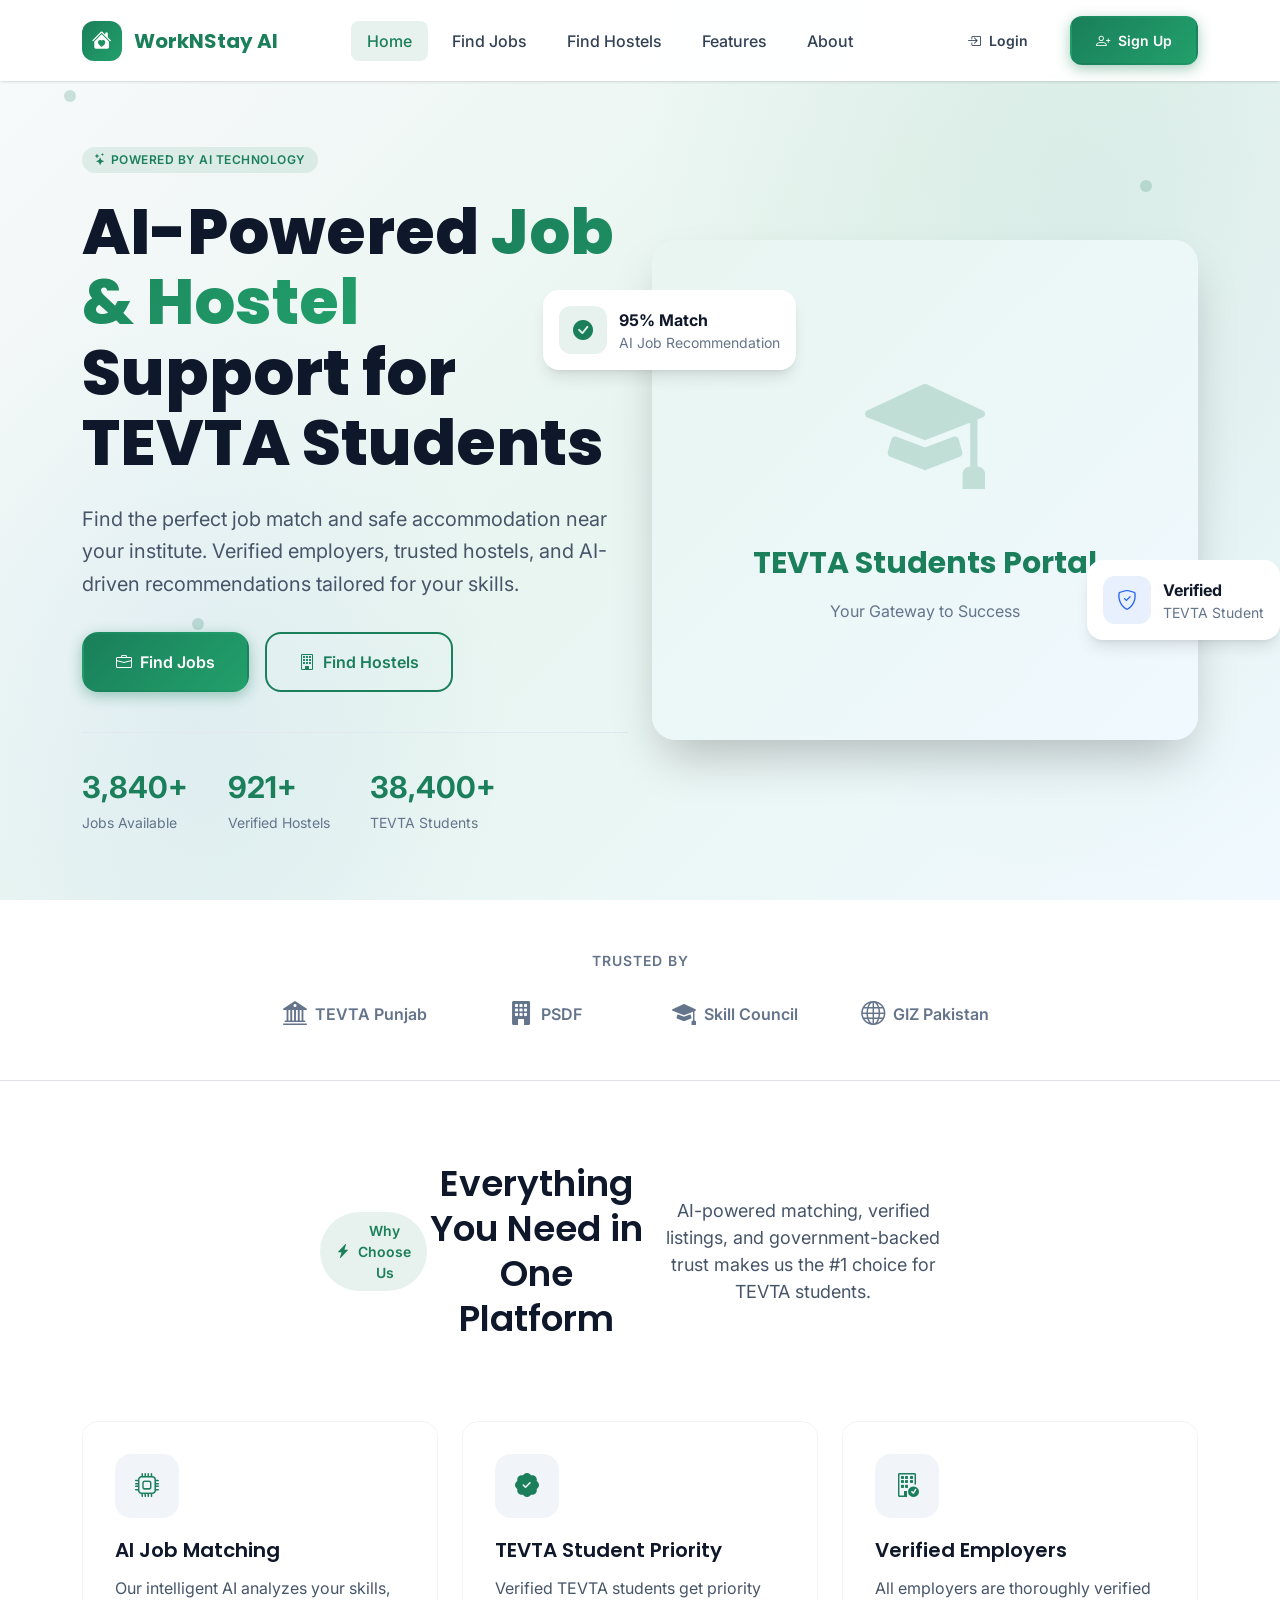
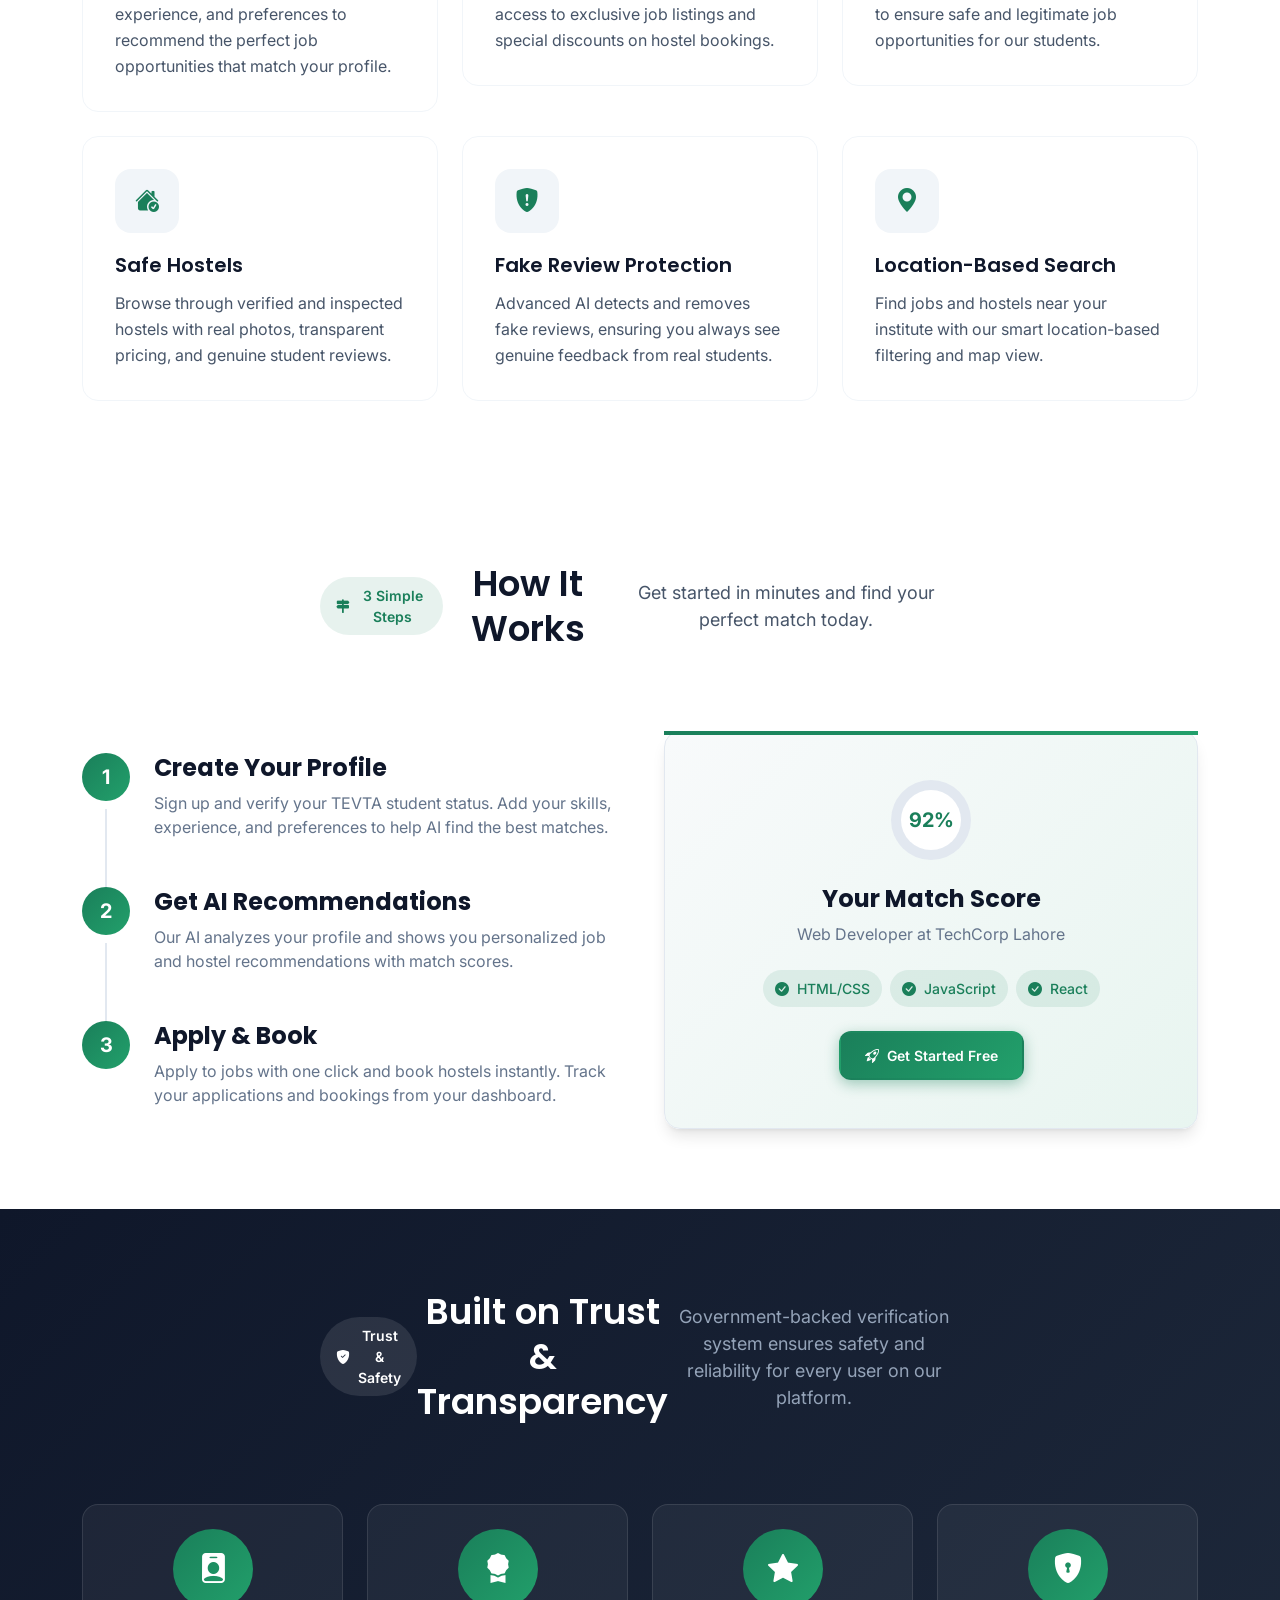
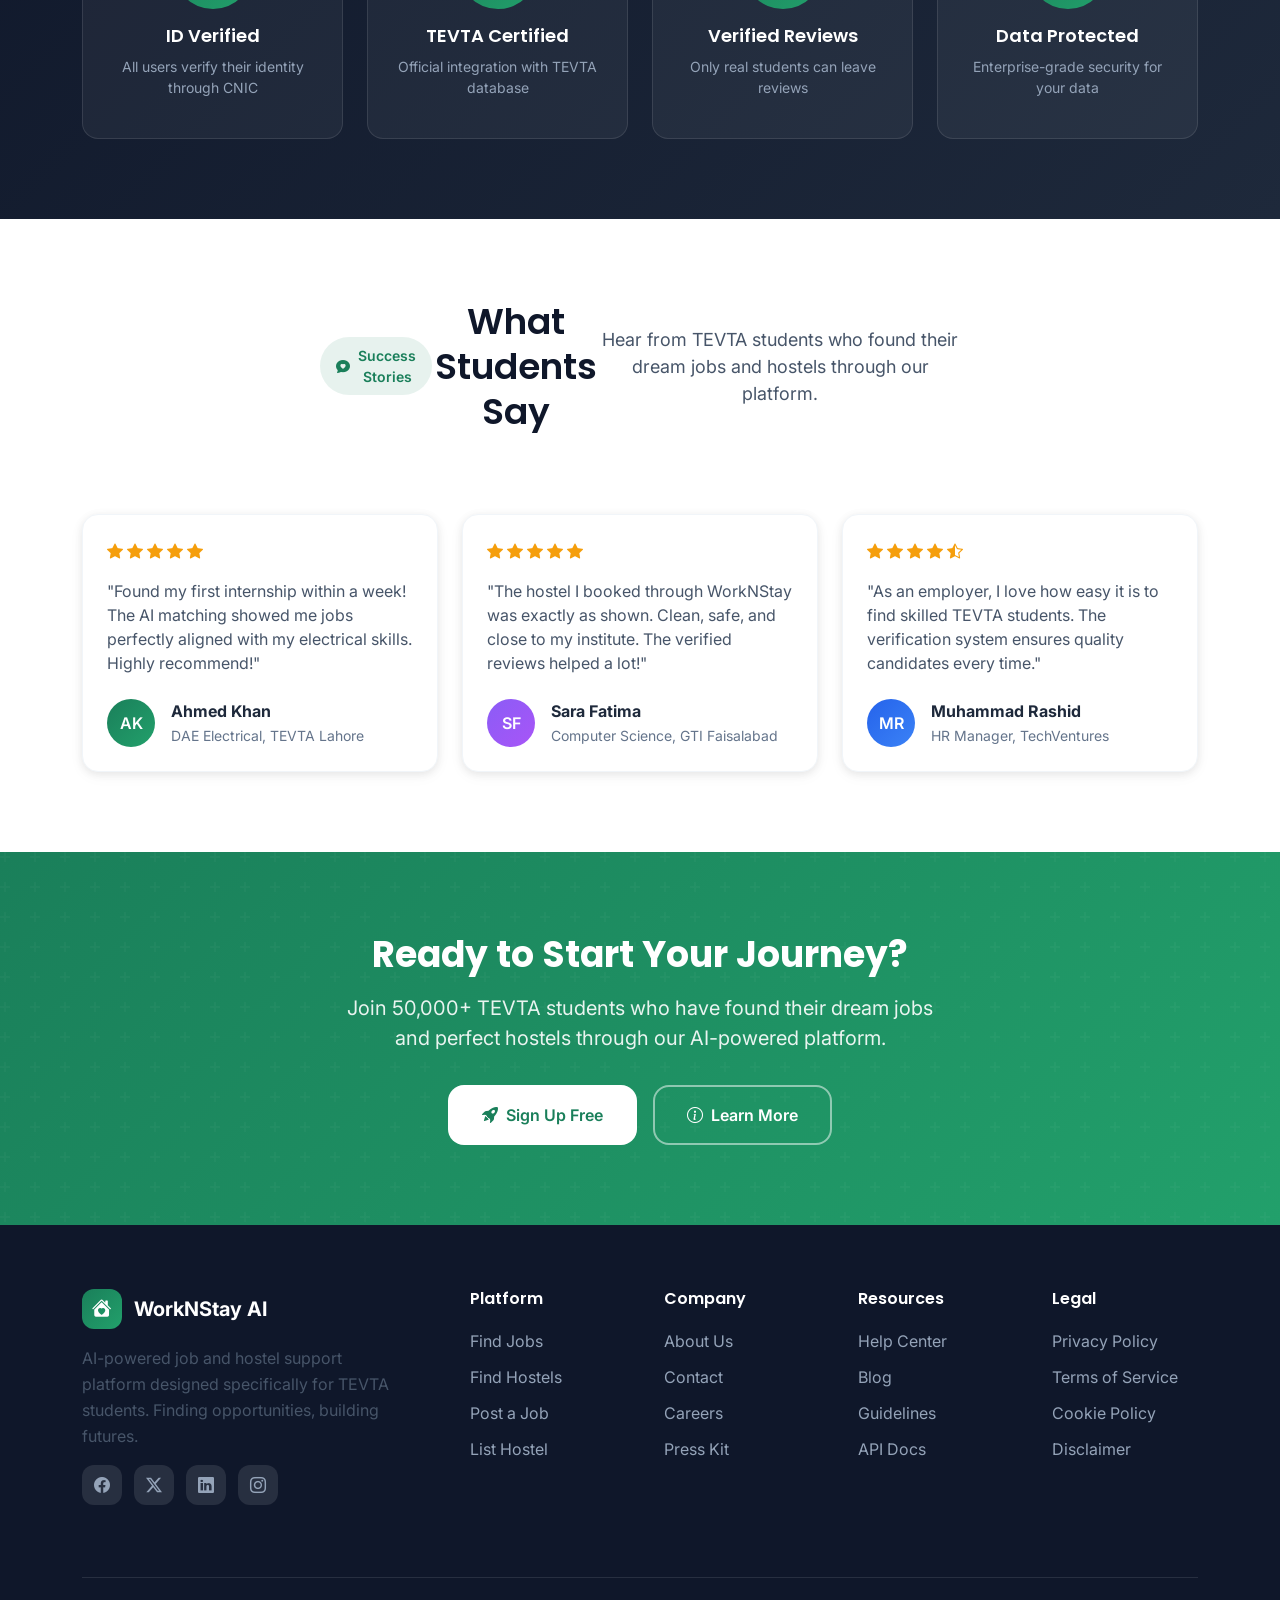
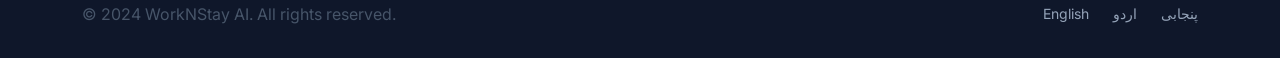
<file: index.html>
<!DOCTYPE html>
<html lang="en">
<head>
    <meta charset="UTF-8">
    <meta name="viewport" content="width=device-width, initial-scale=1.0">
    <meta name="description" content="AI-Powered Job & Hostel Support Platform for TEVTA Students. Find verified jobs and hostels with AI matching technology.">
    <meta name="keywords" content="TEVTA, jobs, hostels, Punjab, skills, students, AI matching">
    <meta name="author" content="WorkNStay AI">
    <title>WorkNStay AI - Job & Hostel Support for TEVTA Students</title>
    
    <!-- Favicon -->
    <link rel="icon" type="image/svg+xml" href="data:image/svg+xml,<svg xmlns='http://www.w3.org/2000/svg' viewBox='0 0 100 100'><text y='.9em' font-size='90'>🏠</text></svg>">
    
    <!-- Google Fonts -->
    <link rel="preconnect" href="https://fonts.googleapis.com">
    <link rel="preconnect" href="https://fonts.gstatic.com" crossorigin>
    <link href="https://fonts.googleapis.com/css2?family=Inter:wght@300;400;500;600;700;800&family=Poppins:wght@500;600;700;800&display=swap" rel="stylesheet">
    
    <!-- Bootstrap CSS -->
    <link href="https://cdn.jsdelivr.net/npm/bootstrap@5.3.2/dist/css/bootstrap.min.css" rel="stylesheet">
    
    <!-- Bootstrap Icons -->
    <link href="https://cdn.jsdelivr.net/npm/bootstrap-icons@1.11.1/font/bootstrap-icons.css" rel="stylesheet">
    
    <!-- Custom CSS -->
    <link rel="stylesheet" href="css/style.css">
    <link rel="stylesheet" href="css/components.css">
    <link rel="stylesheet" href="css/animations.css">
</head>
<body>
    <!-- Navigation -->
    <nav class="navbar-custom" id="mainNav">
        <div class="container">
            <div class="d-flex justify-content-between align-items-center">
                <a href="index.html" class="navbar-brand-custom">
                    <div class="logo-icon">
                        <i class="bi bi-house-heart-fill"></i>
                    </div>
                    WorkNStay AI
                </a>
                
                <div class="d-none d-lg-flex align-items-center gap-2">
                    <a href="index.html" class="nav-link-custom active">Home</a>
                    <a href="jobs.html" class="nav-link-custom">Find Jobs</a>
                    <a href="hostels.html" class="nav-link-custom">Find Hostels</a>
                    <a href="#features" class="nav-link-custom">Features</a>
                    <a href="#about" class="nav-link-custom">About</a>
                </div>
                
                <div class="d-flex align-items-center gap-3">
                    <a href="login.html" class="btn-custom btn-ghost d-none d-sm-flex">
                        <i class="bi bi-box-arrow-in-right"></i>
                        Login
                    </a>
                    <a href="signup.html" class="btn-custom btn-primary">
                        <i class="bi bi-person-plus"></i>
                        Sign Up
                    </a>
                    <button class="btn-custom btn-icon btn-ghost d-lg-none" id="mobileMenuBtn">
                        <i class="bi bi-list"></i>
                    </button>
                </div>
            </div>
        </div>
    </nav>

    <!-- Mobile Menu -->
    <div class="mobile-menu" id="mobileMenu">
        <div class="mobile-menu-overlay"></div>
        <div class="mobile-menu-content">
            <div class="mobile-menu-header">
                <a href="index.html" class="navbar-brand-custom">
                    <div class="logo-icon">
                        <i class="bi bi-house-heart-fill"></i>
                    </div>
                    WorkNStay AI
                </a>
                <button class="btn-custom btn-icon btn-ghost" id="mobileMenuClose">
                    <i class="bi bi-x-lg"></i>
                </button>
            </div>
            <div class="mobile-menu-nav">
                <a href="index.html" class="mobile-nav-link active">Home</a>
                <a href="jobs.html" class="mobile-nav-link">Find Jobs</a>
                <a href="hostels.html" class="mobile-nav-link">Find Hostels</a>
                <a href="#features" class="mobile-nav-link">Features</a>
                <a href="#about" class="mobile-nav-link">About</a>
            </div>
            <div class="mobile-menu-footer">
                <a href="login.html" class="btn-custom btn-outline-primary w-100 mb-3">Login</a>
                <a href="signup.html" class="btn-custom btn-primary w-100">Sign Up</a>
            </div>
        </div>
    </div>

    <!-- Hero Section -->
    <section class="hero-section">
        <div class="container">
            <div class="row align-items-center">
                <div class="col-lg-6">
                    <div class="hero-content">
                        <span class="badge-custom badge-primary mb-4 hero-text-reveal">
                            <i class="bi bi-stars"></i>
                            Powered by AI Technology
                        </span>
                        <h1 class="hero-title hero-text-reveal" style="animation-delay: 0.1s">
                            AI-Powered <span class="highlight">Job & Hostel</span> Support for TEVTA Students
                        </h1>
                        <p class="hero-subtitle hero-text-reveal" style="animation-delay: 0.2s">
                            Find the perfect job match and safe accommodation near your institute. 
                            Verified employers, trusted hostels, and AI-driven recommendations 
                            tailored for your skills.
                        </p>
                        <div class="hero-cta hero-text-reveal" style="animation-delay: 0.3s">
                            <a href="jobs.html" class="btn-custom btn-primary btn-lg btn-animate">
                                <i class="bi bi-briefcase"></i>
                                Find Jobs
                            </a>
                            <a href="hostels.html" class="btn-custom btn-outline-primary btn-lg">
                                <i class="bi bi-building"></i>
                                Find Hostels
                            </a>
                        </div>
                        <div class="hero-stats hero-text-reveal" style="animation-delay: 0.4s">
                            <div class="hero-stat">
                                <span class="hero-stat-value" data-count="5000">5,000+</span>
                                <span class="hero-stat-label">Jobs Available</span>
                            </div>
                            <div class="hero-stat">
                                <span class="hero-stat-value" data-count="1200">1,200+</span>
                                <span class="hero-stat-label">Verified Hostels</span>
                            </div>
                            <div class="hero-stat">
                                <span class="hero-stat-value" data-count="50000">50,000+</span>
                                <span class="hero-stat-label">TEVTA Students</span>
                            </div>
                        </div>
                    </div>
                </div>
                <div class="col-lg-6 d-none d-lg-block">
                    <div class="hero-image">
                        <div class="hero-image-wrapper">
                            <!-- Main Hero Image Placeholder -->
                            <div class="hero-image-main" style="background: linear-gradient(135deg, #e8f5f0 0%, #f0f9ff 100%); height: 500px; display: flex; align-items: center; justify-content: center; border-radius: 24px;">
                                <div class="text-center p-5">
                                    <i class="bi bi-mortarboard-fill" style="font-size: 120px; color: var(--primary); opacity: 0.2;"></i>
                                    <h3 class="mt-4 text-primary">TEVTA Students Portal</h3>
                                    <p class="text-muted">Your Gateway to Success</p>
                                </div>
                            </div>
                            
                            <!-- Floating Cards -->
                            <div class="hero-floating-card card-1">
                                <div class="hero-floating-icon green">
                                    <i class="bi bi-check-circle-fill"></i>
                                </div>
                                <div>
                                    <strong style="color: var(--gray-900);">95% Match</strong>
                                    <small class="d-block text-muted">AI Job Recommendation</small>
                                </div>
                            </div>
                            
                            <div class="hero-floating-card card-2">
                                <div class="hero-floating-icon blue">
                                    <i class="bi bi-shield-check"></i>
                                </div>
                                <div>
                                    <strong style="color: var(--gray-900);">Verified</strong>
                                    <small class="d-block text-muted">TEVTA Student</small>
                                </div>
                            </div>
                        </div>
                    </div>
                </div>
            </div>
        </div>
        
        <!-- Background Decorations -->
        <div class="hero-decoration">
            <div class="particle" style="top: 10%; left: 5%;"></div>
            <div class="particle" style="top: 20%; right: 10%;"></div>
            <div class="particle" style="bottom: 30%; left: 15%;"></div>
        </div>
    </section>

    <!-- Partners/Trust Bar -->
    <section class="py-5 bg-white border-bottom">
        <div class="container">
            <div class="text-center mb-4">
                <span class="text-muted text-uppercase small fw-semibold" style="letter-spacing: 1px;">Trusted By</span>
            </div>
            <div class="row align-items-center justify-content-center g-4">
                <div class="col-6 col-md-3 col-lg-2 text-center">
                    <div class="d-flex align-items-center justify-content-center gap-2 text-muted">
                        <i class="bi bi-bank2" style="font-size: 24px;"></i>
                        <span class="fw-semibold">TEVTA Punjab</span>
                    </div>
                </div>
                <div class="col-6 col-md-3 col-lg-2 text-center">
                    <div class="d-flex align-items-center justify-content-center gap-2 text-muted">
                        <i class="bi bi-building-fill" style="font-size: 24px;"></i>
                        <span class="fw-semibold">PSDF</span>
                    </div>
                </div>
                <div class="col-6 col-md-3 col-lg-2 text-center">
                    <div class="d-flex align-items-center justify-content-center gap-2 text-muted">
                        <i class="bi bi-mortarboard-fill" style="font-size: 24px;"></i>
                        <span class="fw-semibold">Skill Council</span>
                    </div>
                </div>
                <div class="col-6 col-md-3 col-lg-2 text-center">
                    <div class="d-flex align-items-center justify-content-center gap-2 text-muted">
                        <i class="bi bi-globe" style="font-size: 24px;"></i>
                        <span class="fw-semibold">GIZ Pakistan</span>
                    </div>
                </div>
            </div>
        </div>
    </section>

    <!-- Features Section -->
    <section class="features-section section" id="features">
        <div class="container">
            <div class="section-header">
                <span class="section-badge">
                    <i class="bi bi-lightning-charge-fill"></i>
                    Why Choose Us
                </span>
                <h2 class="section-title">Everything You Need in One Platform</h2>
                <p class="section-subtitle">
                    AI-powered matching, verified listings, and government-backed trust 
                    makes us the #1 choice for TEVTA students.
                </p>
            </div>
            
            <div class="row g-4">
                <div class="col-md-6 col-lg-4">
                    <div class="feature-card card-enter" style="animation-delay: 0.1s">
                        <div class="feature-icon">
                            <i class="bi bi-cpu"></i>
                        </div>
                        <h4 class="feature-title">AI Job Matching</h4>
                        <p class="feature-description">
                            Our intelligent AI analyzes your skills, experience, and preferences 
                            to recommend the perfect job opportunities that match your profile.
                        </p>
                    </div>
                </div>
                
                <div class="col-md-6 col-lg-4">
                    <div class="feature-card card-enter" style="animation-delay: 0.2s">
                        <div class="feature-icon">
                            <i class="bi bi-patch-check-fill"></i>
                        </div>
                        <h4 class="feature-title">TEVTA Student Priority</h4>
                        <p class="feature-description">
                            Verified TEVTA students get priority access to exclusive job listings 
                            and special discounts on hostel bookings.
                        </p>
                    </div>
                </div>
                
                <div class="col-md-6 col-lg-4">
                    <div class="feature-card card-enter" style="animation-delay: 0.3s">
                        <div class="feature-icon">
                            <i class="bi bi-building-check"></i>
                        </div>
                        <h4 class="feature-title">Verified Employers</h4>
                        <p class="feature-description">
                            All employers are thoroughly verified to ensure safe and legitimate 
                            job opportunities for our students.
                        </p>
                    </div>
                </div>
                
                <div class="col-md-6 col-lg-4">
                    <div class="feature-card card-enter" style="animation-delay: 0.4s">
                        <div class="feature-icon">
                            <i class="bi bi-house-check-fill"></i>
                        </div>
                        <h4 class="feature-title">Safe Hostels</h4>
                        <p class="feature-description">
                            Browse through verified and inspected hostels with real photos, 
                            transparent pricing, and genuine student reviews.
                        </p>
                    </div>
                </div>
                
                <div class="col-md-6 col-lg-4">
                    <div class="feature-card card-enter" style="animation-delay: 0.5s">
                        <div class="feature-icon">
                            <i class="bi bi-shield-fill-exclamation"></i>
                        </div>
                        <h4 class="feature-title">Fake Review Protection</h4>
                        <p class="feature-description">
                            Advanced AI detects and removes fake reviews, ensuring you always 
                            see genuine feedback from real students.
                        </p>
                    </div>
                </div>
                
                <div class="col-md-6 col-lg-4">
                    <div class="feature-card card-enter" style="animation-delay: 0.6s">
                        <div class="feature-icon">
                            <i class="bi bi-geo-alt-fill"></i>
                        </div>
                        <h4 class="feature-title">Location-Based Search</h4>
                        <p class="feature-description">
                            Find jobs and hostels near your institute with our smart 
                            location-based filtering and map view.
                        </p>
                    </div>
                </div>
            </div>
        </div>
    </section>

    <!-- How It Works -->
    <section class="section bg-white" id="how-it-works">
        <div class="container">
            <div class="section-header">
                <span class="section-badge">
                    <i class="bi bi-signpost-2-fill"></i>
                    3 Simple Steps
                </span>
                <h2 class="section-title">How It Works</h2>
                <p class="section-subtitle">
                    Get started in minutes and find your perfect match today.
                </p>
            </div>
            
            <div class="row g-5 align-items-center">
                <div class="col-lg-6">
                    <div class="steps-list">
                        <div class="step-item mb-5 d-flex align-items-start gap-4">
                            <div class="step-number">
                                <span>1</span>
                            </div>
                            <div>
                                <h4 class="mb-2">Create Your Profile</h4>
                                <p class="text-muted mb-0">
                                    Sign up and verify your TEVTA student status. Add your skills, 
                                    experience, and preferences to help AI find the best matches.
                                </p>
                            </div>
                        </div>
                        
                        <div class="step-item mb-5 d-flex align-items-start gap-4">
                            <div class="step-number">
                                <span>2</span>
                            </div>
                            <div>
                                <h4 class="mb-2">Get AI Recommendations</h4>
                                <p class="text-muted mb-0">
                                    Our AI analyzes your profile and shows you personalized job 
                                    and hostel recommendations with match scores.
                                </p>
                            </div>
                        </div>
                        
                        <div class="step-item d-flex align-items-start gap-4">
                            <div class="step-number">
                                <span>3</span>
                            </div>
                            <div>
                                <h4 class="mb-2">Apply & Book</h4>
                                <p class="text-muted mb-0">
                                    Apply to jobs with one click and book hostels instantly. 
                                    Track your applications and bookings from your dashboard.
                                </p>
                            </div>
                        </div>
                    </div>
                </div>
                
                <div class="col-lg-6">
                    <div class="position-relative">
                        <div class="card-custom card-premium p-5 text-center" style="background: linear-gradient(135deg, #f8fafb 0%, #e8f5f0 100%);">
                            <div class="mb-4">
                                <div class="match-score-circle mx-auto" style="--score: 92%;">
                                    <span class="match-score-value">92%</span>
                                </div>
                            </div>
                            <h4 class="mb-2">Your Match Score</h4>
                            <p class="text-muted mb-4">Web Developer at TechCorp Lahore</p>
                            <div class="d-flex flex-wrap justify-content-center gap-2 mb-4">
                                <span class="chip chip-primary">
                                    <i class="bi bi-check-circle-fill"></i>
                                    HTML/CSS
                                </span>
                                <span class="chip chip-primary">
                                    <i class="bi bi-check-circle-fill"></i>
                                    JavaScript
                                </span>
                                <span class="chip chip-primary">
                                    <i class="bi bi-check-circle-fill"></i>
                                    React
                                </span>
                            </div>
                            <a href="signup.html" class="btn-custom btn-primary">
                                <i class="bi bi-rocket-takeoff"></i>
                                Get Started Free
                            </a>
                        </div>
                    </div>
                </div>
            </div>
        </div>
    </section>

    <!-- Trust Section -->
    <section class="trust-section section" id="about">
        <div class="container">
            <div class="section-header">
                <span class="section-badge" style="background: rgba(255,255,255,0.1); color: white;">
                    <i class="bi bi-shield-fill-check"></i>
                    Trust & Safety
                </span>
                <h2 class="section-title">Built on Trust & Transparency</h2>
                <p class="section-subtitle">
                    Government-backed verification system ensures safety and reliability 
                    for every user on our platform.
                </p>
            </div>
            
            <div class="row g-4">
                <div class="col-md-6 col-lg-3">
                    <div class="trust-badge-card">
                        <div class="trust-badge-icon">
                            <i class="bi bi-person-badge-fill"></i>
                        </div>
                        <h5 class="trust-badge-title">ID Verified</h5>
                        <p class="trust-badge-text">All users verify their identity through CNIC</p>
                    </div>
                </div>
                
                <div class="col-md-6 col-lg-3">
                    <div class="trust-badge-card">
                        <div class="trust-badge-icon">
                            <i class="bi bi-award-fill"></i>
                        </div>
                        <h5 class="trust-badge-title">TEVTA Certified</h5>
                        <p class="trust-badge-text">Official integration with TEVTA database</p>
                    </div>
                </div>
                
                <div class="col-md-6 col-lg-3">
                    <div class="trust-badge-card">
                        <div class="trust-badge-icon">
                            <i class="bi bi-star-fill"></i>
                        </div>
                        <h5 class="trust-badge-title">Verified Reviews</h5>
                        <p class="trust-badge-text">Only real students can leave reviews</p>
                    </div>
                </div>
                
                <div class="col-md-6 col-lg-3">
                    <div class="trust-badge-card">
                        <div class="trust-badge-icon">
                            <i class="bi bi-shield-lock-fill"></i>
                        </div>
                        <h5 class="trust-badge-title">Data Protected</h5>
                        <p class="trust-badge-text">Enterprise-grade security for your data</p>
                    </div>
                </div>
            </div>
        </div>
    </section>

    <!-- Testimonials -->
    <section class="section bg-white">
        <div class="container">
            <div class="section-header">
                <span class="section-badge">
                    <i class="bi bi-chat-heart-fill"></i>
                    Success Stories
                </span>
                <h2 class="section-title">What Students Say</h2>
                <p class="section-subtitle">
                    Hear from TEVTA students who found their dream jobs and hostels through our platform.
                </p>
            </div>
            
            <div class="row g-4">
                <div class="col-md-6 col-lg-4">
                    <div class="card-custom h-100">
                        <div class="card-body-custom">
                            <div class="d-flex align-items-center gap-1 mb-3">
                                <i class="bi bi-star-fill text-warning"></i>
                                <i class="bi bi-star-fill text-warning"></i>
                                <i class="bi bi-star-fill text-warning"></i>
                                <i class="bi bi-star-fill text-warning"></i>
                                <i class="bi bi-star-fill text-warning"></i>
                            </div>
                            <p class="mb-4">
                                "Found my first internship within a week! The AI matching showed 
                                me jobs perfectly aligned with my electrical skills. Highly recommend!"
                            </p>
                            <div class="d-flex align-items-center gap-3">
                                <div class="avatar avatar-md bg-gradient-primary">AK</div>
                                <div>
                                    <strong class="d-block">Ahmed Khan</strong>
                                    <small class="text-muted">DAE Electrical, TEVTA Lahore</small>
                                </div>
                            </div>
                        </div>
                    </div>
                </div>
                
                <div class="col-md-6 col-lg-4">
                    <div class="card-custom h-100">
                        <div class="card-body-custom">
                            <div class="d-flex align-items-center gap-1 mb-3">
                                <i class="bi bi-star-fill text-warning"></i>
                                <i class="bi bi-star-fill text-warning"></i>
                                <i class="bi bi-star-fill text-warning"></i>
                                <i class="bi bi-star-fill text-warning"></i>
                                <i class="bi bi-star-fill text-warning"></i>
                            </div>
                            <p class="mb-4">
                                "The hostel I booked through WorkNStay was exactly as shown. 
                                Clean, safe, and close to my institute. The verified reviews helped a lot!"
                            </p>
                            <div class="d-flex align-items-center gap-3">
                                <div class="avatar avatar-md" style="background: linear-gradient(135deg, #8b5cf6, #a855f7);">SF</div>
                                <div>
                                    <strong class="d-block">Sara Fatima</strong>
                                    <small class="text-muted">Computer Science, GTI Faisalabad</small>
                                </div>
                            </div>
                        </div>
                    </div>
                </div>
                
                <div class="col-md-6 col-lg-4">
                    <div class="card-custom h-100">
                        <div class="card-body-custom">
                            <div class="d-flex align-items-center gap-1 mb-3">
                                <i class="bi bi-star-fill text-warning"></i>
                                <i class="bi bi-star-fill text-warning"></i>
                                <i class="bi bi-star-fill text-warning"></i>
                                <i class="bi bi-star-fill text-warning"></i>
                                <i class="bi bi-star-half text-warning"></i>
                            </div>
                            <p class="mb-4">
                                "As an employer, I love how easy it is to find skilled TEVTA students. 
                                The verification system ensures quality candidates every time."
                            </p>
                            <div class="d-flex align-items-center gap-3">
                                <div class="avatar avatar-md" style="background: linear-gradient(135deg, #2563eb, #3b82f6);">MR</div>
                                <div>
                                    <strong class="d-block">Muhammad Rashid</strong>
                                    <small class="text-muted">HR Manager, TechVentures</small>
                                </div>
                            </div>
                        </div>
                    </div>
                </div>
            </div>
        </div>
    </section>

    <!-- CTA Section -->
    <section class="cta-section section">
        <div class="container">
            <div class="cta-content">
                <h2 class="cta-title">Ready to Start Your Journey?</h2>
                <p class="cta-subtitle">
                    Join 50,000+ TEVTA students who have found their dream jobs and perfect hostels 
                    through our AI-powered platform.
                </p>
                <div class="cta-buttons">
                    <a href="signup.html" class="btn-custom btn-lg btn-white btn-animate">
                        <i class="bi bi-rocket-takeoff-fill"></i>
                        Sign Up Free
                    </a>
                    <a href="#features" class="btn-custom btn-lg btn-outline-white">
                        <i class="bi bi-info-circle"></i>
                        Learn More
                    </a>
                </div>
            </div>
        </div>
    </section>

    <!-- Footer -->
    <footer class="footer">
        <div class="container">
            <div class="row g-5">
                <div class="col-lg-4">
                    <div class="footer-brand">
                        <div class="logo">
                            <div class="logo-icon">
                                <i class="bi bi-house-heart-fill"></i>
                            </div>
                            WorkNStay AI
                        </div>
                        <p class="footer-description">
                            AI-powered job and hostel support platform designed specifically 
                            for TEVTA students. Finding opportunities, building futures.
                        </p>
                        <div class="footer-social">
                            <a href="#"><i class="bi bi-facebook"></i></a>
                            <a href="#"><i class="bi bi-twitter-x"></i></a>
                            <a href="#"><i class="bi bi-linkedin"></i></a>
                            <a href="#"><i class="bi bi-instagram"></i></a>
                        </div>
                    </div>
                </div>
                
                <div class="col-6 col-md-3 col-lg-2">
                    <h6 class="footer-title">Platform</h6>
                    <ul class="footer-links">
                        <li><a href="jobs.html">Find Jobs</a></li>
                        <li><a href="hostels.html">Find Hostels</a></li>
                        <li><a href="post-job.html">Post a Job</a></li>
                        <li><a href="#">List Hostel</a></li>
                    </ul>
                </div>
                
                <div class="col-6 col-md-3 col-lg-2">
                    <h6 class="footer-title">Company</h6>
                    <ul class="footer-links">
                        <li><a href="#">About Us</a></li>
                        <li><a href="#">Contact</a></li>
                        <li><a href="#">Careers</a></li>
                        <li><a href="#">Press Kit</a></li>
                    </ul>
                </div>
                
                <div class="col-6 col-md-3 col-lg-2">
                    <h6 class="footer-title">Resources</h6>
                    <ul class="footer-links">
                        <li><a href="#">Help Center</a></li>
                        <li><a href="#">Blog</a></li>
                        <li><a href="#">Guidelines</a></li>
                        <li><a href="#">API Docs</a></li>
                    </ul>
                </div>
                
                <div class="col-6 col-md-3 col-lg-2">
                    <h6 class="footer-title">Legal</h6>
                    <ul class="footer-links">
                        <li><a href="#">Privacy Policy</a></li>
                        <li><a href="#">Terms of Service</a></li>
                        <li><a href="#">Cookie Policy</a></li>
                        <li><a href="#">Disclaimer</a></li>
                    </ul>
                </div>
            </div>
            
            <div class="footer-bottom">
                <p class="mb-0">© 2024 WorkNStay AI. All rights reserved.</p>
                <div class="footer-bottom-links">
                    <a href="#">English</a>
                    <a href="#">اردو</a>
                    <a href="#">پنجابی</a>
                </div>
            </div>
        </div>
    </footer>

    <!-- Bootstrap JS -->
    <script src="https://cdn.jsdelivr.net/npm/bootstrap@5.3.2/dist/js/bootstrap.bundle.min.js"></script>
    
    <!-- Custom JS -->
    <script src="js/main.js"></script>
    
    <!-- Step Number Styles (inline for simplicity) -->
    <style>
        .step-number {
            width: 48px;
            height: 48px;
            min-width: 48px;
            background: var(--primary-gradient);
            border-radius: 50%;
            display: flex;
            align-items: center;
            justify-content: center;
            color: white;
            font-weight: 700;
            font-size: 1.25rem;
        }
        
        .step-item {
            position: relative;
        }
        
        .step-item:not(:last-child)::after {
            content: '';
            position: absolute;
            left: 23px;
            top: 56px;
            width: 2px;
            height: calc(100% - 8px);
            background: var(--gray-200);
        }
        
        .hero-decoration .particle {
            position: absolute;
            width: 12px;
            height: 12px;
            background: var(--primary);
            border-radius: 50%;
            opacity: 0.2;
        }
        
        .mobile-menu {
            position: fixed;
            inset: 0;
            z-index: 9999;
            display: none;
        }
        
        .mobile-menu.open {
            display: block;
        }
        
        .mobile-menu-overlay {
            position: absolute;
            inset: 0;
            background: rgba(0, 0, 0, 0.5);
            backdrop-filter: blur(4px);
        }
        
        .mobile-menu-content {
            position: absolute;
            right: 0;
            top: 0;
            bottom: 0;
            width: 300px;
            max-width: 90%;
            background: white;
            display: flex;
            flex-direction: column;
            animation: slideInRight 0.3s ease;
        }
        
        @keyframes slideInRight {
            from { transform: translateX(100%); }
            to { transform: translateX(0); }
        }
        
        .mobile-menu-header {
            padding: 1rem 1.5rem;
            border-bottom: 1px solid var(--gray-100);
            display: flex;
            justify-content: space-between;
            align-items: center;
        }
        
        .mobile-menu-nav {
            flex: 1;
            padding: 1rem;
        }
        
        .mobile-nav-link {
            display: block;
            padding: 0.75rem 1rem;
            color: var(--gray-700);
            font-weight: 500;
            border-radius: var(--radius-lg);
            transition: all 0.2s;
        }
        
        .mobile-nav-link:hover,
        .mobile-nav-link.active {
            background: rgba(26, 127, 90, 0.1);
            color: var(--primary);
        }
        
        .mobile-menu-footer {
            padding: 1.5rem;
            border-top: 1px solid var(--gray-100);
        }
    </style>
</body>
</html>
</file>
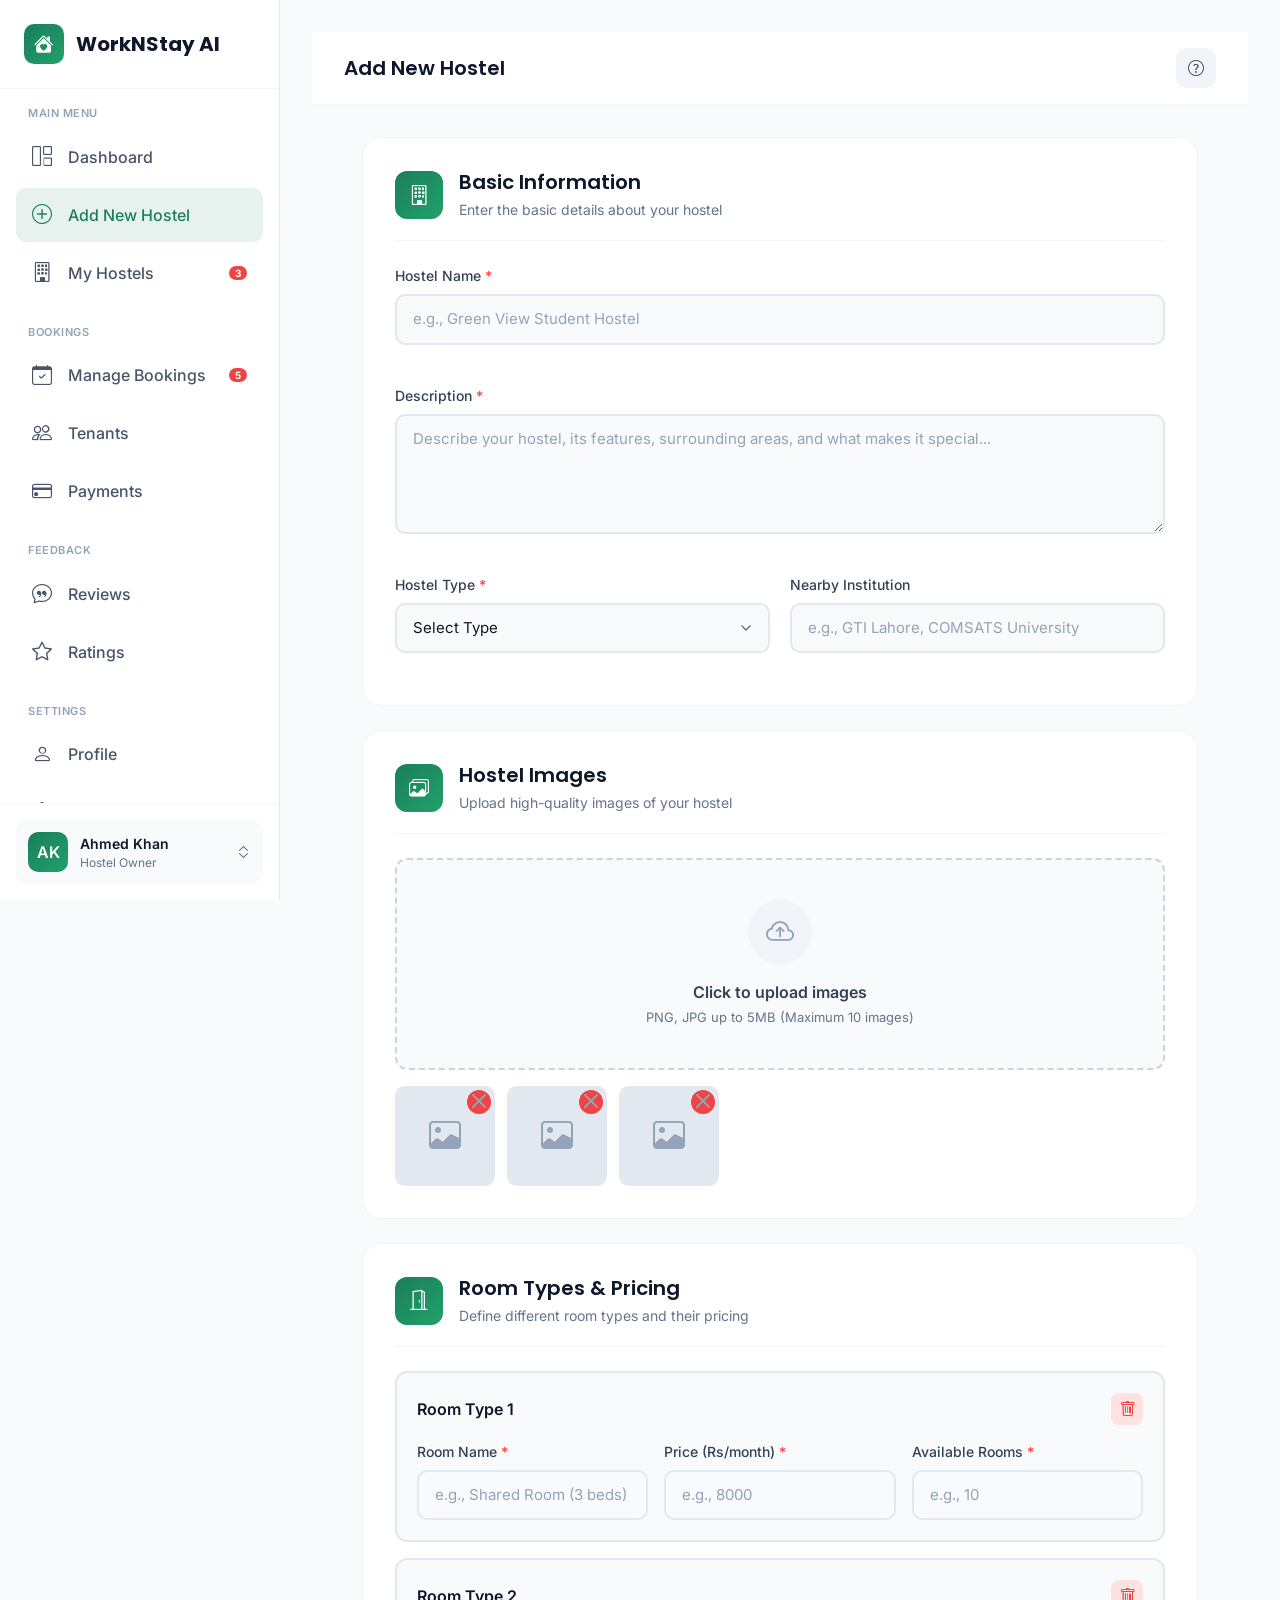
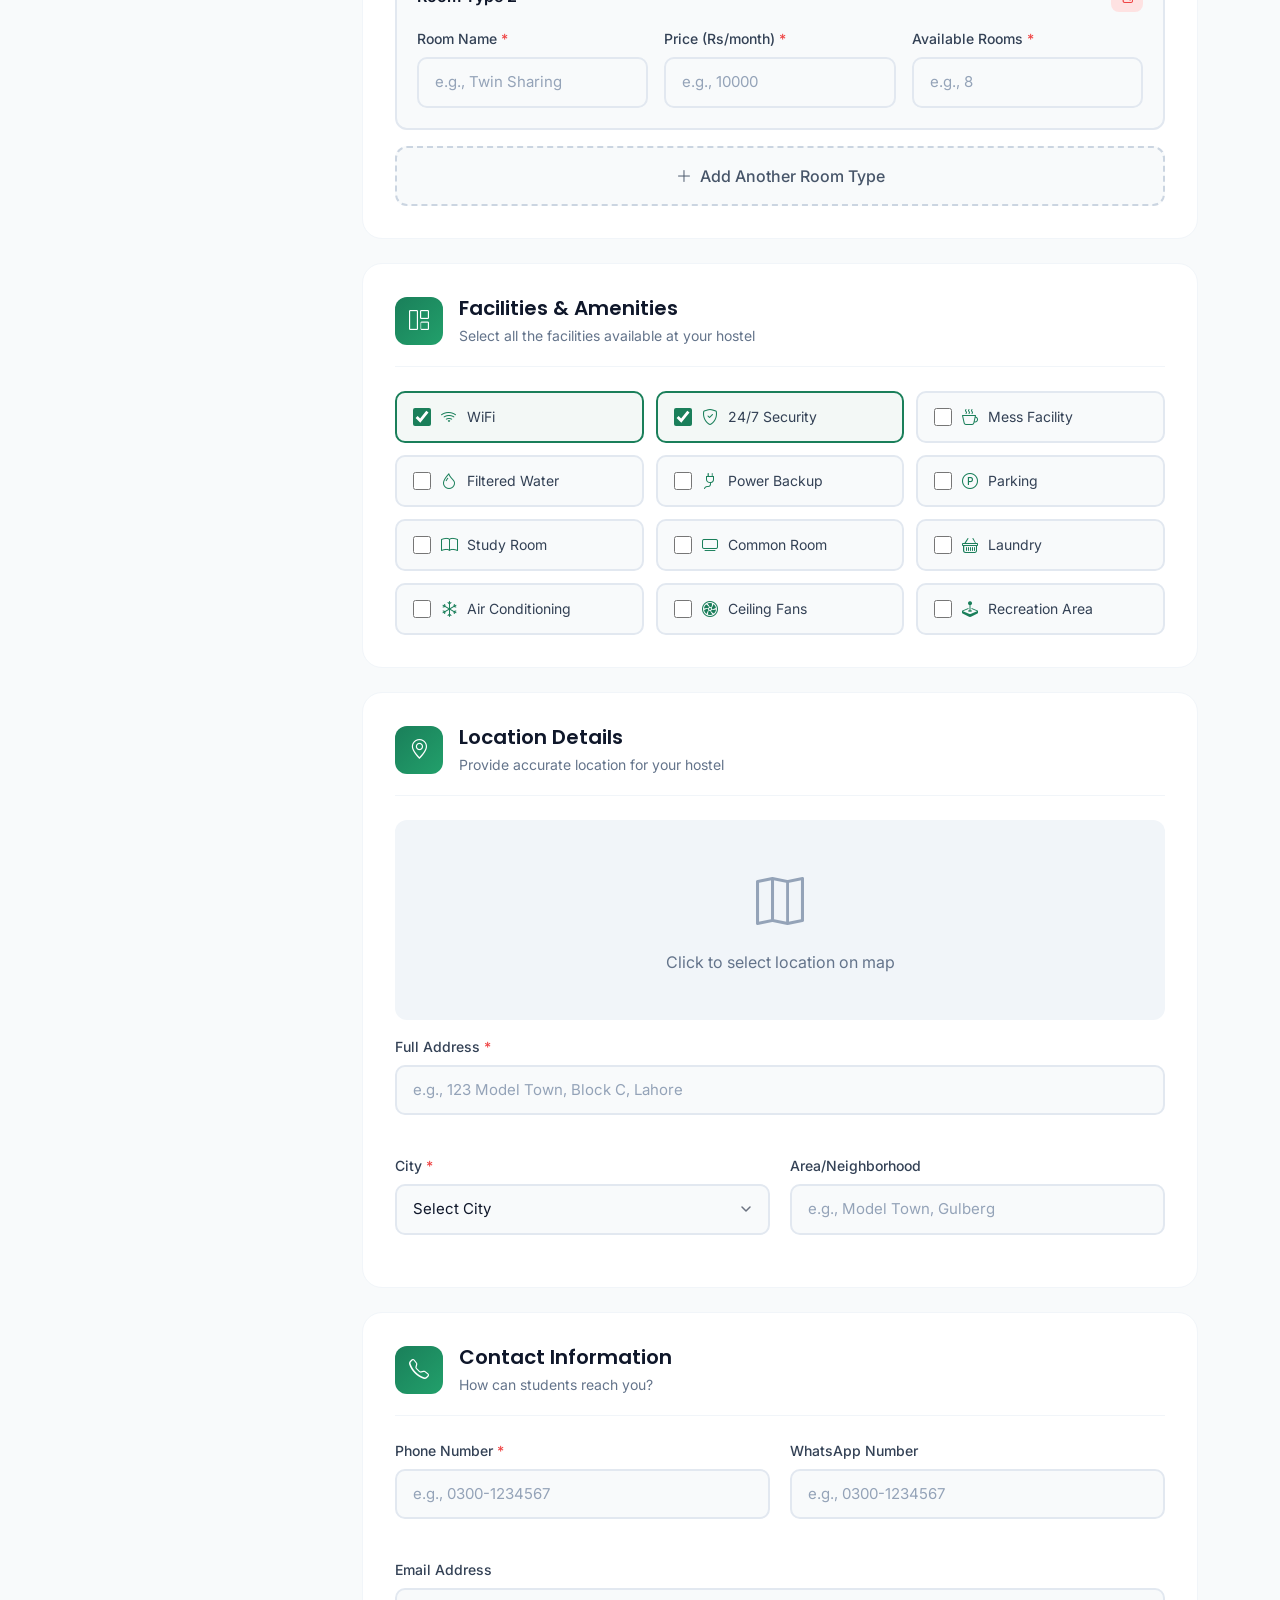
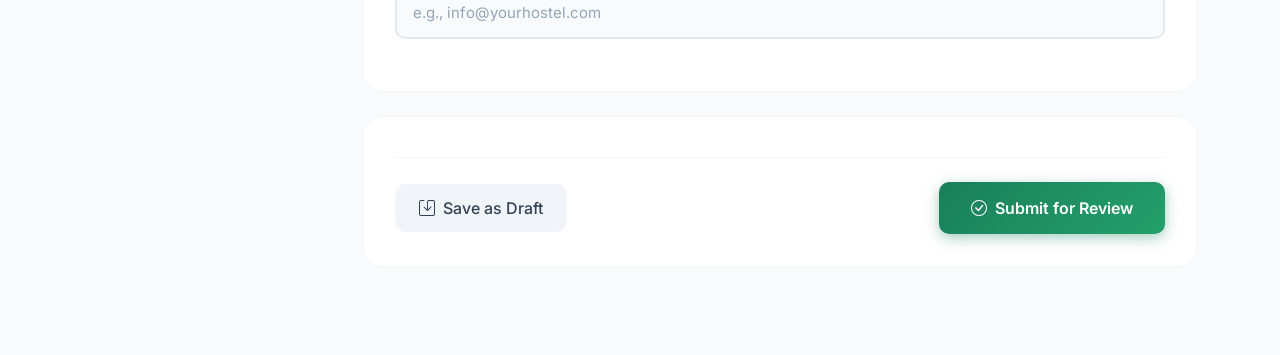
<file: add-hostel.html>
<!DOCTYPE html>
<html lang="en">

<head>
    <meta charset="UTF-8">
    <meta name="viewport" content="width=device-width, initial-scale=1.0">
    <meta name="description" content="Add New Hostel - WorkNStay AI">
    <title>Add New Hostel - WorkNStay AI</title>

    <link rel="icon" type="image/svg+xml"
        href="data:image/svg+xml,<svg xmlns='http://www.w3.org/2000/svg' viewBox='0 0 100 100'><text y='.9em' font-size='90'>🏠</text></svg>">

    <link rel="preconnect" href="https://fonts.googleapis.com">
    <link rel="preconnect" href="https://fonts.gstatic.com" crossorigin>
    <link
        href="https://fonts.googleapis.com/css2?family=Inter:wght@300;400;500;600;700;800&family=Poppins:wght@500;600;700;800&display=swap"
        rel="stylesheet">

    <link href="https://cdn.jsdelivr.net/npm/bootstrap@5.3.2/dist/css/bootstrap.min.css" rel="stylesheet">
    <link href="https://cdn.jsdelivr.net/npm/bootstrap-icons@1.11.1/font/bootstrap-icons.css" rel="stylesheet">

    <link rel="stylesheet" href="css/style.css">
    <link rel="stylesheet" href="css/components.css">
    <link rel="stylesheet" href="css/animations.css">

    <style>
        .content-area {
            max-width: 900px;
            margin: 0 auto;
        }
    </style>
</head>

<body>
    <div class="dashboard-wrapper">
        <!-- Sidebar -->
        <aside class="sidebar" id="sidebar">
            <div class="sidebar-header">
                <a href="index.html" class="sidebar-brand">
                    <div class="logo-icon">
                        <i class="bi bi-house-heart-fill"></i>
                    </div>
                    <span>WorkNStay AI</span>
                </a>
            </div>

            <nav class="sidebar-nav">
                <div class="nav-section">
                    <div class="nav-section-title">Main Menu</div>
                    <a href="hostel-owner-dashboard.html" class="nav-item">
                        <i class="bi bi-grid-1x2"></i>
                        Dashboard
                    </a>
                    <a href="add-hostel.html" class="nav-item active">
                        <i class="bi bi-plus-circle"></i>
                        Add New Hostel
                    </a>
                    <a href="manage-hostels.html" class="nav-item">
                        <i class="bi bi-building"></i>
                        My Hostels
                        <span class="badge">3</span>
                    </a>
                </div>

                <div class="nav-section">
                    <div class="nav-section-title">Bookings</div>
                    <a href="manage-bookings.html" class="nav-item">
                        <i class="bi bi-calendar-check"></i>
                        Manage Bookings
                        <span class="badge">5</span>
                    </a>
                    <a href="tenants.html" class="nav-item">
                        <i class="bi bi-people"></i>
                        Tenants
                    </a>
                    <a href="payments.html" class="nav-item">
                        <i class="bi bi-credit-card"></i>
                        Payments
                    </a>
                </div>

                <div class="nav-section">
                    <div class="nav-section-title">Feedback</div>
                    <a href="hostel-reviews.html" class="nav-item">
                        <i class="bi bi-chat-quote"></i>
                        Reviews
                    </a>
                    <a href="#" class="nav-item">
                        <i class="bi bi-star"></i>
                        Ratings
                    </a>
                </div>

                <div class="nav-section">
                    <div class="nav-section-title">Settings</div>
                    <a href="#" class="nav-item">
                        <i class="bi bi-person"></i>
                        Profile
                    </a>
                    <a href="#" class="nav-item">
                        <i class="bi bi-gear"></i>
                        Settings
                    </a>
                    <a href="login.html" class="nav-item">
                        <i class="bi bi-box-arrow-left"></i>
                        Logout
                    </a>
                </div>
            </nav>

            <div class="sidebar-footer">
                <div class="user-card">
                    <div class="user-avatar">AK</div>
                    <div class="user-info">
                        <div class="user-name">Ahmed Khan</div>
                        <div class="user-role">Hostel Owner</div>
                    </div>
                    <i class="bi bi-chevron-expand text-muted"></i>
                </div>
            </div>
        </aside>

        <!-- Main Content -->
        <main class="main-content">
            <div class="topbar">
                <div class="topbar-left">
                    <button class="mobile-menu-btn" onclick="toggleSidebar()">
                        <i class="bi bi-list"></i>
                    </button>
                    <h1 class="page-title">Add New Hostel</h1>
                </div>
                <div class="topbar-right">
                    <button class="topbar-btn">
                        <i class="bi bi-question-circle"></i>
                    </button>
                </div>
            </div>

            <div class="content-area">
                <form id="addHostelForm">
                    <!-- Basic Information -->
                    <div class="form-card fade-in">
                        <div class="form-card-header">
                            <div class="form-card-icon">
                                <i class="bi bi-building"></i>
                            </div>
                            <div>
                                <h2 class="form-card-title">Basic Information</h2>
                                <p class="form-card-subtitle">Enter the basic details about your hostel</p>
                            </div>
                        </div>

                        <div class="form-row">
                            <div class="form-group full-width">
                                <label class="form-label">Hostel Name <span class="required">*</span></label>
                                <input type="text" class="form-control" placeholder="e.g., Green View Student Hostel"
                                    required>
                            </div>

                            <div class="form-group full-width">
                                <label class="form-label">Description <span class="required">*</span></label>
                                <textarea class="form-control"
                                    placeholder="Describe your hostel, its features, surrounding areas, and what makes it special..."
                                    required></textarea>
                            </div>

                            <div class="form-group">
                                <label class="form-label">Hostel Type <span class="required">*</span></label>
                                <select class="form-control form-select" required>
                                    <option value="">Select Type</option>
                                    <option value="boys">Boys Hostel</option>
                                    <option value="girls">Girls Hostel</option>
                                    <option value="coed">Co-ed Hostel</option>
                                    <option value="working">Working Professionals</option>
                                </select>
                            </div>

                            <div class="form-group">
                                <label class="form-label">Nearby Institution</label>
                                <input type="text" class="form-control"
                                    placeholder="e.g., GTI Lahore, COMSATS University">
                            </div>
                        </div>
                    </div>

                    <!-- Images -->
                    <div class="form-card fade-in delay-1">
                        <div class="form-card-header">
                            <div class="form-card-icon">
                                <i class="bi bi-images"></i>
                            </div>
                            <div>
                                <h2 class="form-card-title">Hostel Images</h2>
                                <p class="form-card-subtitle">Upload high-quality images of your hostel</p>
                            </div>
                        </div>

                        <div class="image-upload-area" onclick="document.getElementById('imageInput').click()">
                            <div class="image-upload-icon">
                                <i class="bi bi-cloud-arrow-up"></i>
                            </div>
                            <div class="image-upload-title">Click to upload images</div>
                            <div class="image-upload-hint">PNG, JPG up to 5MB (Maximum 10 images)</div>
                            <input type="file" id="imageInput" accept="image/*" multiple style="display: none;">
                        </div>

                        <div class="image-previews" id="imagePreviews">
                            <div class="image-preview">
                                <i class="bi bi-image"></i>
                                <button type="button" class="remove-btn"><i class="bi bi-x"></i></button>
                            </div>
                            <div class="image-preview">
                                <i class="bi bi-image"></i>
                                <button type="button" class="remove-btn"><i class="bi bi-x"></i></button>
                            </div>
                            <div class="image-preview">
                                <i class="bi bi-image"></i>
                                <button type="button" class="remove-btn"><i class="bi bi-x"></i></button>
                            </div>
                        </div>
                    </div>

                    <!-- Room Types & Pricing -->
                    <div class="form-card fade-in delay-2">
                        <div class="form-card-header">
                            <div class="form-card-icon">
                                <i class="bi bi-door-open"></i>
                            </div>
                            <div>
                                <h2 class="form-card-title">Room Types & Pricing</h2>
                                <p class="form-card-subtitle">Define different room types and their pricing</p>
                            </div>
                        </div>

                        <div id="roomTypesContainer">
                            <div class="room-type-card">
                                <div class="room-type-header">
                                    <span class="room-type-title">Room Type 1</span>
                                    <button type="button" class="remove-room-btn" onclick="removeRoomType(this)">
                                        <i class="bi bi-trash"></i>
                                    </button>
                                </div>
                                <div class="room-type-fields">
                                    <div class="form-group" style="margin-bottom: 0;">
                                        <label class="form-label">Room Name <span class="required">*</span></label>
                                        <input type="text" class="form-control" placeholder="e.g., Shared Room (3 beds)"
                                            required>
                                    </div>
                                    <div class="form-group" style="margin-bottom: 0;">
                                        <label class="form-label">Price (Rs/month) <span
                                                class="required">*</span></label>
                                        <input type="number" class="form-control" placeholder="e.g., 8000" required>
                                    </div>
                                    <div class="form-group" style="margin-bottom: 0;">
                                        <label class="form-label">Available Rooms <span
                                                class="required">*</span></label>
                                        <input type="number" class="form-control" placeholder="e.g., 10" required>
                                    </div>
                                </div>
                            </div>

                            <div class="room-type-card">
                                <div class="room-type-header">
                                    <span class="room-type-title">Room Type 2</span>
                                    <button type="button" class="remove-room-btn" onclick="removeRoomType(this)">
                                        <i class="bi bi-trash"></i>
                                    </button>
                                </div>
                                <div class="room-type-fields">
                                    <div class="form-group" style="margin-bottom: 0;">
                                        <label class="form-label">Room Name <span class="required">*</span></label>
                                        <input type="text" class="form-control" placeholder="e.g., Twin Sharing"
                                            required>
                                    </div>
                                    <div class="form-group" style="margin-bottom: 0;">
                                        <label class="form-label">Price (Rs/month) <span
                                                class="required">*</span></label>
                                        <input type="number" class="form-control" placeholder="e.g., 10000" required>
                                    </div>
                                    <div class="form-group" style="margin-bottom: 0;">
                                        <label class="form-label">Available Rooms <span
                                                class="required">*</span></label>
                                        <input type="number" class="form-control" placeholder="e.g., 8" required>
                                    </div>
                                </div>
                            </div>
                        </div>

                        <button type="button" class="add-room-btn" onclick="addRoomType()">
                            <i class="bi bi-plus-lg"></i>
                            Add Another Room Type
                        </button>
                    </div>

                    <!-- Facilities -->
                    <div class="form-card fade-in delay-3">
                        <div class="form-card-header">
                            <div class="form-card-icon">
                                <i class="bi bi-grid-1x2"></i>
                            </div>
                            <div>
                                <h2 class="form-card-title">Facilities & Amenities</h2>
                                <p class="form-card-subtitle">Select all the facilities available at your hostel</p>
                            </div>
                        </div>

                        <div class="facilities-grid">
                            <label class="facility-checkbox checked">
                                <input type="checkbox" checked>
                                <i class="bi bi-wifi"></i>
                                <span>WiFi</span>
                            </label>
                            <label class="facility-checkbox checked">
                                <input type="checkbox" checked>
                                <i class="bi bi-shield-check"></i>
                                <span>24/7 Security</span>
                            </label>
                            <label class="facility-checkbox">
                                <input type="checkbox">
                                <i class="bi bi-cup-hot"></i>
                                <span>Mess Facility</span>
                            </label>
                            <label class="facility-checkbox">
                                <input type="checkbox">
                                <i class="bi bi-droplet"></i>
                                <span>Filtered Water</span>
                            </label>
                            <label class="facility-checkbox">
                                <input type="checkbox">
                                <i class="bi bi-plug"></i>
                                <span>Power Backup</span>
                            </label>
                            <label class="facility-checkbox">
                                <input type="checkbox">
                                <i class="bi bi-p-circle"></i>
                                <span>Parking</span>
                            </label>
                            <label class="facility-checkbox">
                                <input type="checkbox">
                                <i class="bi bi-book"></i>
                                <span>Study Room</span>
                            </label>
                            <label class="facility-checkbox">
                                <input type="checkbox">
                                <i class="bi bi-tv"></i>
                                <span>Common Room</span>
                            </label>
                            <label class="facility-checkbox">
                                <input type="checkbox">
                                <i class="bi bi-basket"></i>
                                <span>Laundry</span>
                            </label>
                            <label class="facility-checkbox">
                                <input type="checkbox">
                                <i class="bi bi-snow"></i>
                                <span>Air Conditioning</span>
                            </label>
                            <label class="facility-checkbox">
                                <input type="checkbox">
                                <i class="bi bi-fan"></i>
                                <span>Ceiling Fans</span>
                            </label>
                            <label class="facility-checkbox">
                                <input type="checkbox">
                                <i class="bi bi-joystick"></i>
                                <span>Recreation Area</span>
                            </label>
                        </div>
                    </div>

                    <!-- Location -->
                    <div class="form-card fade-in delay-4">
                        <div class="form-card-header">
                            <div class="form-card-icon">
                                <i class="bi bi-geo-alt"></i>
                            </div>
                            <div>
                                <h2 class="form-card-title">Location Details</h2>
                                <p class="form-card-subtitle">Provide accurate location for your hostel</p>
                            </div>
                        </div>

                        <div class="location-picker">
                            <i class="bi bi-map"></i>
                            <p>Click to select location on map</p>
                        </div>

                        <div class="form-row">
                            <div class="form-group full-width">
                                <label class="form-label">Full Address <span class="required">*</span></label>
                                <input type="text" class="form-control"
                                    placeholder="e.g., 123 Model Town, Block C, Lahore" required>
                            </div>

                            <div class="form-group">
                                <label class="form-label">City <span class="required">*</span></label>
                                <select class="form-control form-select" required>
                                    <option value="">Select City</option>
                                    <option value="lahore">Lahore</option>
                                    <option value="karachi">Karachi</option>
                                    <option value="islamabad">Islamabad</option>
                                    <option value="rawalpindi">Rawalpindi</option>
                                    <option value="faisalabad">Faisalabad</option>
                                    <option value="multan">Multan</option>
                                    <option value="peshawar">Peshawar</option>
                                    <option value="quetta">Quetta</option>
                                </select>
                            </div>

                            <div class="form-group">
                                <label class="form-label">Area/Neighborhood</label>
                                <input type="text" class="form-control" placeholder="e.g., Model Town, Gulberg">
                            </div>
                        </div>
                    </div>

                    <!-- Contact Information -->
                    <div class="form-card fade-in delay-5">
                        <div class="form-card-header">
                            <div class="form-card-icon">
                                <i class="bi bi-telephone"></i>
                            </div>
                            <div>
                                <h2 class="form-card-title">Contact Information</h2>
                                <p class="form-card-subtitle">How can students reach you?</p>
                            </div>
                        </div>

                        <div class="form-row">
                            <div class="form-group">
                                <label class="form-label">Phone Number <span class="required">*</span></label>
                                <input type="tel" class="form-control" placeholder="e.g., 0300-1234567" required>
                            </div>

                            <div class="form-group">
                                <label class="form-label">WhatsApp Number</label>
                                <input type="tel" class="form-control" placeholder="e.g., 0300-1234567">
                            </div>

                            <div class="form-group full-width">
                                <label class="form-label">Email Address</label>
                                <input type="email" class="form-control" placeholder="e.g., info@yourhostel.com">
                            </div>
                        </div>
                    </div>

                    <!-- Form Actions -->
                    <div class="form-card">
                        <div class="form-actions">
                            <button type="button" class="btn-save-draft">
                                <i class="bi bi-save"></i>
                                Save as Draft
                            </button>
                            <button type="submit" class="btn-submit">
                                <i class="bi bi-check-circle"></i>
                                Submit for Review
                            </button>
                        </div>
                    </div>
                </form>
            </div>
        </main>
    </div>

    <!-- Bootstrap JS -->
    <script src="https://cdn.jsdelivr.net/npm/bootstrap@5.3.2/dist/js/bootstrap.bundle.min.js"></script>
    <script src="js/main.js"></script>
    <script src="js/hostel-owner.js"></script>
</body>

</html>
</file>
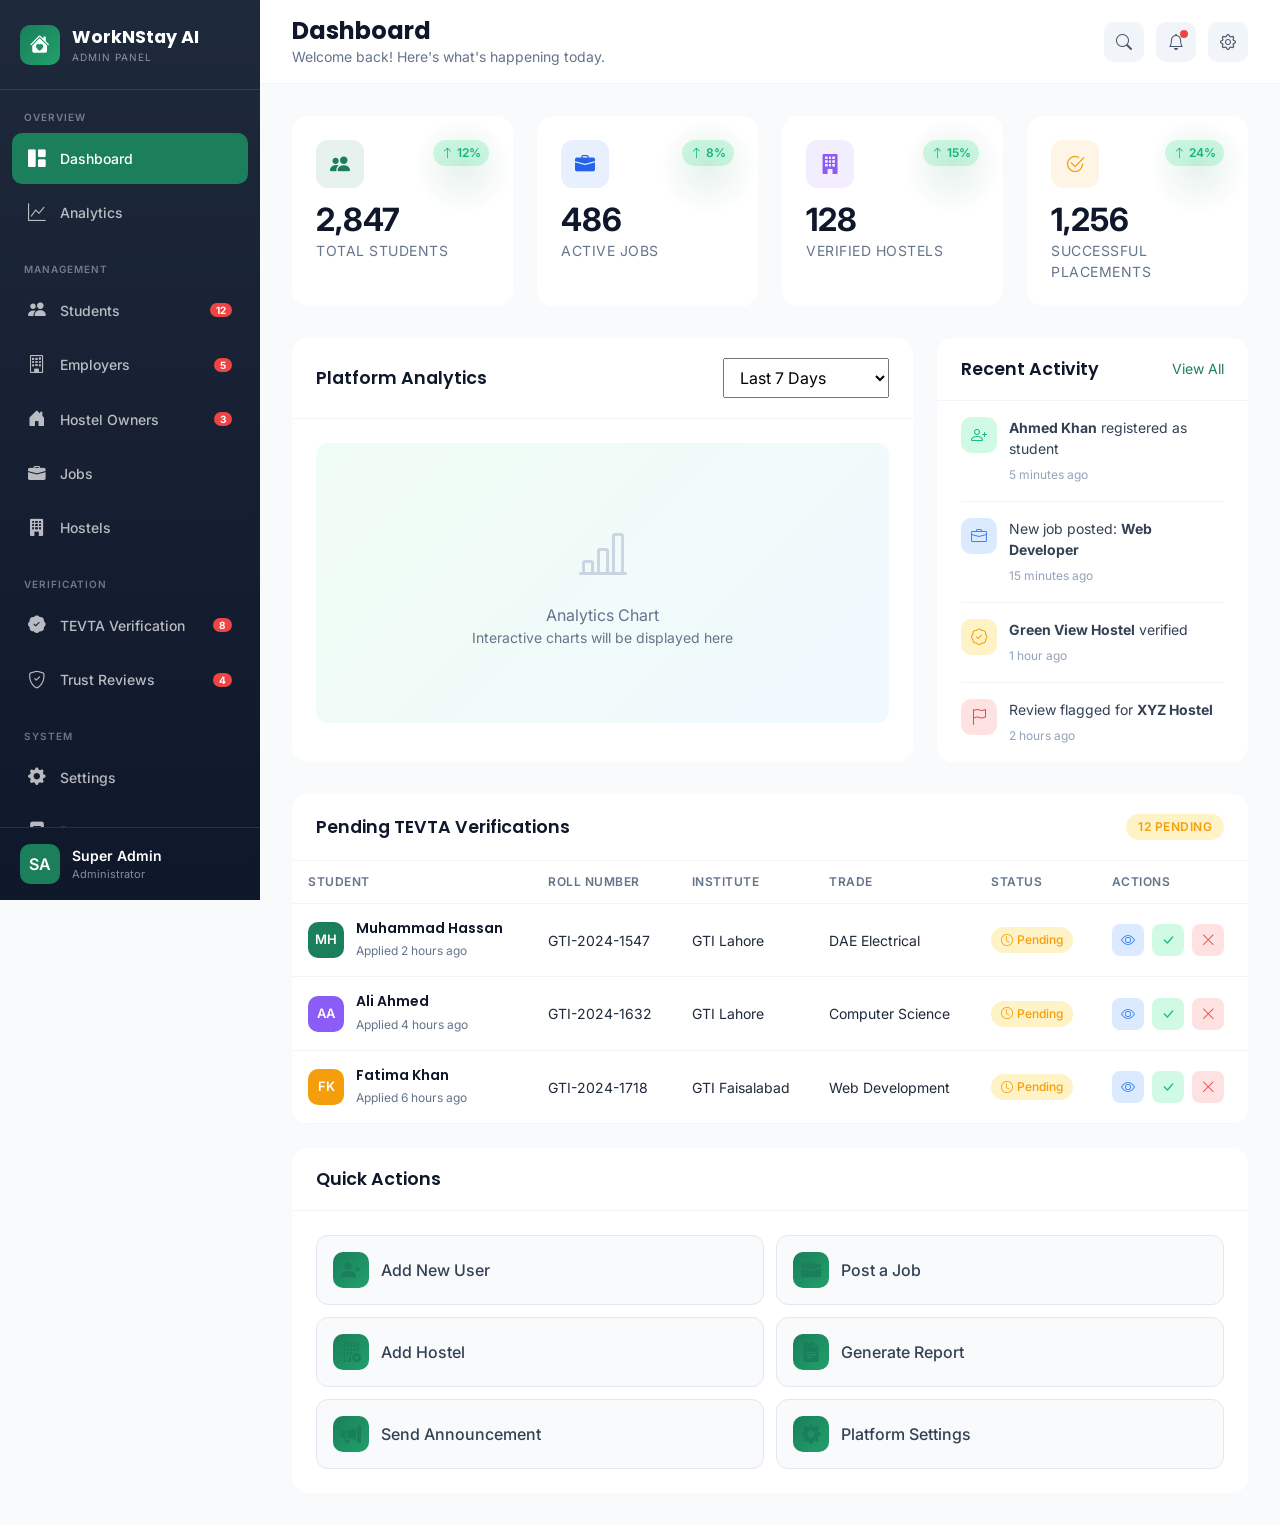
<file: admin.html>
<!DOCTYPE html>
<html lang="en">

<head>
    <meta charset="UTF-8">
    <meta name="viewport" content="width=device-width, initial-scale=1.0">
    <meta name="description" content="Admin Dashboard - WorkNStay AI">
    <title>Admin Dashboard - WorkNStay AI</title>

    <link rel="icon" type="image/svg+xml"
        href="data:image/svg+xml,<svg xmlns='http://www.w3.org/2000/svg' viewBox='0 0 100 100'><text y='.9em' font-size='90'>🏠</text></svg>">

    <link rel="preconnect" href="https://fonts.googleapis.com">
    <link rel="preconnect" href="https://fonts.gstatic.com" crossorigin>
    <link
        href="https://fonts.googleapis.com/css2?family=Inter:wght@300;400;500;600;700;800&family=Poppins:wght@500;600;700;800&display=swap"
        rel="stylesheet">

    <link href="https://cdn.jsdelivr.net/npm/bootstrap@5.3.2/dist/css/bootstrap.min.css" rel="stylesheet">
    <link href="https://cdn.jsdelivr.net/npm/bootstrap-icons@1.11.1/font/bootstrap-icons.css" rel="stylesheet">

    <link rel="stylesheet" href="css/style.css">
    <link rel="stylesheet" href="css/components.css">
    <link rel="stylesheet" href="css/animations.css">

    <style>
        .admin-wrapper {
            display: flex;
            min-height: 100vh;
        }

        /* Admin Sidebar */
        .admin-sidebar {
            width: 260px;
            background: linear-gradient(180deg, #1e293b 0%, #0f172a 100%);
            position: fixed;
            top: 0;
            left: 0;
            height: 100vh;
            z-index: 1000;
            display: flex;
            flex-direction: column;
            transition: transform 0.3s ease;
        }

        .admin-sidebar-header {
            padding: 24px 20px;
            border-bottom: 1px solid rgba(255, 255, 255, 0.1);
        }

        .admin-brand {
            display: flex;
            align-items: center;
            gap: 12px;
            text-decoration: none;
        }

        .admin-brand .logo-icon {
            width: 40px;
            height: 40px;
            background: var(--primary-gradient);
            border-radius: 10px;
            display: flex;
            align-items: center;
            justify-content: center;
            color: white;
            font-size: 1.25rem;
        }

        .admin-brand span {
            font-family: var(--font-heading);
            font-weight: 700;
            font-size: 1.1rem;
            color: white;
        }

        .admin-brand small {
            display: block;
            font-size: 10px;
            color: rgba(255, 255, 255, 0.5);
            font-weight: 400;
            text-transform: uppercase;
            letter-spacing: 1px;
        }

        .admin-nav {
            flex: 1;
            padding: 20px 12px;
            overflow-y: auto;
        }

        .admin-nav-section {
            margin-bottom: 24px;
        }

        .admin-nav-title {
            font-size: 10px;
            font-weight: 600;
            color: rgba(255, 255, 255, 0.4);
            text-transform: uppercase;
            letter-spacing: 1px;
            padding: 0 12px;
            margin-bottom: 8px;
        }

        .admin-nav-item {
            display: flex;
            align-items: center;
            gap: 12px;
            padding: 12px 16px;
            color: rgba(255, 255, 255, 0.7);
            text-decoration: none;
            border-radius: 10px;
            font-weight: 500;
            font-size: 14px;
            transition: all 0.2s;
            margin-bottom: 4px;
        }

        .admin-nav-item:hover {
            background: rgba(255, 255, 255, 0.1);
            color: white;
        }

        .admin-nav-item.active {
            background: var(--primary);
            color: white;
        }

        .admin-nav-item i {
            font-size: 1.1rem;
            width: 20px;
        }

        .admin-nav-item .badge {
            margin-left: auto;
            background: var(--error);
            color: white;
            font-size: 10px;
            padding: 2px 6px;
            border-radius: 10px;
        }

        .admin-sidebar-footer {
            padding: 16px 20px;
            border-top: 1px solid rgba(255, 255, 255, 0.1);
        }

        .admin-user {
            display: flex;
            align-items: center;
            gap: 12px;
        }

        .admin-avatar {
            width: 40px;
            height: 40px;
            background: var(--primary);
            border-radius: 10px;
            display: flex;
            align-items: center;
            justify-content: center;
            color: white;
            font-weight: 600;
        }

        .admin-user-info {
            flex: 1;
        }

        .admin-user-name {
            font-weight: 600;
            color: white;
            font-size: 14px;
        }

        .admin-user-role {
            font-size: 11px;
            color: rgba(255, 255, 255, 0.5);
        }

        /* Main Content */
        .admin-main {
            flex: 1;
            margin-left: 260px;
            background: #f8fafc;
            min-height: 100vh;
        }

        .admin-topbar {
            background: white;
            padding: 16px 32px;
            display: flex;
            align-items: center;
            justify-content: space-between;
            border-bottom: 1px solid var(--gray-100);
            position: sticky;
            top: 0;
            z-index: 100;
        }

        .admin-topbar-left {
            display: flex;
            align-items: center;
            gap: 16px;
        }

        .mobile-menu-btn {
            display: none;
            background: none;
            border: none;
            font-size: 1.5rem;
            color: var(--gray-600);
            cursor: pointer;
        }

        .admin-page-title h1 {
            font-size: 1.5rem;
            font-weight: 700;
            margin: 0;
            color: var(--gray-900);
        }

        .admin-page-title p {
            font-size: 14px;
            color: var(--gray-500);
            margin: 0;
        }

        .admin-topbar-right {
            display: flex;
            align-items: center;
            gap: 12px;
        }

        .admin-topbar-btn {
            width: 40px;
            height: 40px;
            background: var(--gray-100);
            border: none;
            border-radius: 10px;
            display: flex;
            align-items: center;
            justify-content: center;
            color: var(--gray-600);
            cursor: pointer;
            position: relative;
        }

        .admin-topbar-btn:hover {
            background: var(--gray-200);
        }

        .notification-dot {
            position: absolute;
            top: 8px;
            right: 8px;
            width: 8px;
            height: 8px;
            background: var(--error);
            border-radius: 50%;
        }

        .admin-content {
            padding: 32px;
        }

        /* Stats Cards */
        .admin-stats {
            display: grid;
            grid-template-columns: repeat(4, 1fr);
            gap: 24px;
            margin-bottom: 32px;
        }

        .admin-stat-card {
            background: white;
            border-radius: 16px;
            padding: 24px;
            position: relative;
            overflow: hidden;
        }

        .admin-stat-card::before {
            content: '';
            position: absolute;
            top: 0;
            right: 0;
            width: 100px;
            height: 100px;
            background: radial-gradient(circle, rgba(26, 127, 90, 0.1) 0%, transparent 70%);
        }

        .stat-header {
            display: flex;
            justify-content: space-between;
            align-items: flex-start;
            margin-bottom: 16px;
        }

        .stat-icon {
            width: 48px;
            height: 48px;
            border-radius: 12px;
            display: flex;
            align-items: center;
            justify-content: center;
            font-size: 1.25rem;
        }

        .stat-icon.green {
            background: rgba(26, 127, 90, 0.1);
            color: var(--primary);
        }

        .stat-icon.blue {
            background: rgba(37, 99, 235, 0.1);
            color: var(--secondary);
        }

        .stat-icon.purple {
            background: rgba(139, 92, 246, 0.1);
            color: #8b5cf6;
        }

        .stat-icon.orange {
            background: rgba(245, 158, 11, 0.1);
            color: #f59e0b;
        }

        .stat-trend {
            display: flex;
            align-items: center;
            gap: 4px;
            font-size: 12px;
            font-weight: 600;
            padding: 4px 8px;
            border-radius: 20px;
        }

        .stat-trend.up {
            background: var(--success-light);
            color: var(--success);
        }

        .stat-trend.down {
            background: var(--error-light);
            color: var(--error);
        }

        .stat-value {
            font-size: 2rem;
            font-weight: 700;
            color: var(--gray-900);
            margin-bottom: 4px;
        }

        .stat-label {
            color: var(--gray-500);
            font-size: 14px;
        }

        /* Grid Layout */
        .admin-grid {
            display: grid;
            grid-template-columns: 2fr 1fr;
            gap: 24px;
            margin-bottom: 32px;
        }

        .admin-card {
            background: white;
            border-radius: 16px;
            overflow: hidden;
        }

        .admin-card-header {
            padding: 20px 24px;
            border-bottom: 1px solid var(--gray-100);
            display: flex;
            justify-content: space-between;
            align-items: center;
        }

        .admin-card-header h3 {
            font-size: 1.1rem;
            font-weight: 600;
            margin: 0;
        }

        .admin-card-body {
            padding: 24px;
        }

        /* Chart Placeholder */
        .chart-placeholder {
            height: 280px;
            background: linear-gradient(135deg, #f0fdf4 0%, #f0f9ff 100%);
            border-radius: 12px;
            display: flex;
            flex-direction: column;
            align-items: center;
            justify-content: center;
            color: var(--gray-500);
        }

        .chart-placeholder i {
            font-size: 3rem;
            color: var(--gray-300);
            margin-bottom: 12px;
        }

        /* Recent Activity */
        .activity-list {
            list-style: none;
            padding: 0;
            margin: 0;
        }

        .activity-item {
            display: flex;
            align-items: flex-start;
            gap: 12px;
            padding: 16px 0;
            border-bottom: 1px solid var(--gray-100);
        }

        .activity-item:last-child {
            border-bottom: none;
        }

        .activity-icon {
            width: 36px;
            height: 36px;
            border-radius: 10px;
            display: flex;
            align-items: center;
            justify-content: center;
            flex-shrink: 0;
        }

        .activity-icon.green {
            background: var(--success-light);
            color: var(--success);
        }

        .activity-icon.blue {
            background: var(--info-light);
            color: var(--info);
        }

        .activity-icon.orange {
            background: var(--warning-light);
            color: var(--warning);
        }

        .activity-icon.red {
            background: var(--error-light);
            color: var(--error);
        }

        .activity-content {
            flex: 1;
        }

        .activity-text {
            color: var(--gray-700);
            font-size: 14px;
            margin-bottom: 2px;
        }

        .activity-time {
            font-size: 12px;
            color: var(--gray-400);
        }

        /* Data Table */
        .data-table {
            width: 100%;
            border-collapse: collapse;
        }

        .data-table th {
            text-align: left;
            padding: 12px 16px;
            font-size: 12px;
            font-weight: 600;
            color: var(--gray-500);
            text-transform: uppercase;
            letter-spacing: 0.5px;
            border-bottom: 1px solid var(--gray-100);
        }

        .data-table td {
            padding: 16px;
            border-bottom: 1px solid var(--gray-100);
            font-size: 14px;
        }

        .data-table tr:hover {
            background: var(--gray-50);
        }

        .user-cell {
            display: flex;
            align-items: center;
            gap: 12px;
        }

        .user-cell-avatar {
            width: 36px;
            height: 36px;
            border-radius: 10px;
            display: flex;
            align-items: center;
            justify-content: center;
            font-weight: 600;
            font-size: 13px;
            color: white;
        }

        .user-cell-info h6 {
            margin: 0 0 2px;
            font-weight: 600;
            font-size: 14px;
        }

        .user-cell-info span {
            font-size: 12px;
            color: var(--gray-500);
        }

        .status-badge {
            display: inline-flex;
            align-items: center;
            gap: 4px;
            padding: 4px 10px;
            border-radius: 20px;
            font-size: 12px;
            font-weight: 500;
        }

        .status-badge.pending {
            background: var(--warning-light);
            color: var(--warning);
        }

        .status-badge.verified {
            background: var(--success-light);
            color: var(--success);
        }

        .status-badge.rejected {
            background: var(--error-light);
            color: var(--error);
        }

        .action-buttons {
            display: flex;
            gap: 8px;
        }

        .action-btn {
            width: 32px;
            height: 32px;
            border: none;
            border-radius: 8px;
            display: flex;
            align-items: center;
            justify-content: center;
            cursor: pointer;
            transition: all 0.2s;
        }

        .action-btn.view {
            background: var(--info-light);
            color: var(--info);
        }

        .action-btn.approve {
            background: var(--success-light);
            color: var(--success);
        }

        .action-btn.reject {
            background: var(--error-light);
            color: var(--error);
        }

        .action-btn:hover {
            transform: scale(1.1);
        }

        /* Quick Actions */
        .quick-actions {
            display: grid;
            grid-template-columns: repeat(2, 1fr);
            gap: 12px;
        }

        .quick-action-btn {
            display: flex;
            align-items: center;
            gap: 12px;
            padding: 16px;
            background: var(--gray-50);
            border: 1px solid var(--gray-200);
            border-radius: 12px;
            text-decoration: none;
            color: var(--gray-700);
            transition: all 0.2s;
        }

        .quick-action-btn:hover {
            border-color: var(--primary);
            background: rgba(26, 127, 90, 0.05);
            color: var(--primary);
        }

        .quick-action-btn i {
            font-size: 1.25rem;
            color: var(--primary);
        }

        /* Responsive */
        @media (max-width: 1200px) {
            .admin-stats {
                grid-template-columns: repeat(2, 1fr);
            }

            .admin-grid {
                grid-template-columns: 1fr;
            }
        }

        @media (max-width: 992px) {
            .admin-sidebar {
                transform: translateX(-100%);
            }

            .admin-sidebar.open {
                transform: translateX(0);
            }

            .admin-main {
                margin-left: 0;
            }

            .mobile-menu-btn {
                display: block;
            }
        }

        @media (max-width: 768px) {
            .admin-content {
                padding: 20px;
            }

            .admin-stats {
                grid-template-columns: 1fr;
            }

            .quick-actions {
                grid-template-columns: 1fr;
            }
        }

        /* Sidebar overlay */
        .sidebar-overlay {
            display: none;
            position: fixed;
            inset: 0;
            background: rgba(0, 0, 0, 0.5);
            z-index: 999;
        }

        .sidebar-overlay.show {
            display: block;
        }
    </style>
</head>

<body>
    <div class="admin-wrapper">
        <div class="sidebar-overlay" id="sidebarOverlay" onclick="toggleSidebar()"></div>

        <!-- Admin Sidebar -->
        <aside class="admin-sidebar" id="adminSidebar">
            <div class="admin-sidebar-header">
                <a href="index.html" class="admin-brand">
                    <div class="logo-icon">
                        <i class="bi bi-house-heart-fill"></i>
                    </div>
                    <div>
                        <span>WorkNStay AI</span>
                        <small>Admin Panel</small>
                    </div>
                </a>
            </div>

            <nav class="admin-nav">
                <div class="admin-nav-section">
                    <div class="admin-nav-title">Overview</div>
                    <a href="admin.html" class="admin-nav-item active">
                        <i class="bi bi-grid-1x2-fill"></i>
                        Dashboard
                    </a>
                    <a href="#" class="admin-nav-item">
                        <i class="bi bi-graph-up"></i>
                        Analytics
                    </a>
                </div>

                <div class="admin-nav-section">
                    <div class="admin-nav-title">Management</div>
                    <a href="#" class="admin-nav-item">
                        <i class="bi bi-people-fill"></i>
                        Students
                        <span class="badge">12</span>
                    </a>
                    <a href="#" class="admin-nav-item">
                        <i class="bi bi-building"></i>
                        Employers
                        <span class="badge">5</span>
                    </a>
                    <a href="#" class="admin-nav-item">
                        <i class="bi bi-house-door-fill"></i>
                        Hostel Owners
                        <span class="badge">3</span>
                    </a>
                    <a href="#" class="admin-nav-item">
                        <i class="bi bi-briefcase-fill"></i>
                        Jobs
                    </a>
                    <a href="#" class="admin-nav-item">
                        <i class="bi bi-building-fill"></i>
                        Hostels
                    </a>
                </div>

                <div class="admin-nav-section">
                    <div class="admin-nav-title">Verification</div>
                    <a href="#" class="admin-nav-item">
                        <i class="bi bi-patch-check-fill"></i>
                        TEVTA Verification
                        <span class="badge">8</span>
                    </a>
                    <a href="#" class="admin-nav-item">
                        <i class="bi bi-shield-check"></i>
                        Trust Reviews
                        <span class="badge">4</span>
                    </a>
                </div>

                <div class="admin-nav-section">
                    <div class="admin-nav-title">System</div>
                    <a href="#" class="admin-nav-item">
                        <i class="bi bi-gear-fill"></i>
                        Settings
                    </a>
                    <a href="#" class="admin-nav-item">
                        <i class="bi bi-file-text-fill"></i>
                        Reports
                    </a>
                    <a href="index.html" class="admin-nav-item">
                        <i class="bi bi-box-arrow-left"></i>
                        Exit Admin
                    </a>
                </div>
            </nav>

            <div class="admin-sidebar-footer">
                <div class="admin-user">
                    <div class="admin-avatar">SA</div>
                    <div class="admin-user-info">
                        <div class="admin-user-name">Super Admin</div>
                        <div class="admin-user-role">Administrator</div>
                    </div>
                </div>
            </div>
        </aside>

        <!-- Main Content -->
        <main class="admin-main">
            <header class="admin-topbar">
                <div class="admin-topbar-left">
                    <button class="mobile-menu-btn" onclick="toggleSidebar()">
                        <i class="bi bi-list"></i>
                    </button>
                    <div class="admin-page-title">
                        <h1>Dashboard</h1>
                        <p>Welcome back! Here's what's happening today.</p>
                    </div>
                </div>

                <div class="admin-topbar-right">
                    <button class="admin-topbar-btn">
                        <i class="bi bi-search"></i>
                    </button>
                    <button class="admin-topbar-btn">
                        <i class="bi bi-bell"></i>
                        <span class="notification-dot"></span>
                    </button>
                    <button class="admin-topbar-btn">
                        <i class="bi bi-gear"></i>
                    </button>
                </div>
            </header>

            <div class="admin-content">
                <!-- Stats -->
                <div class="admin-stats">
                    <div class="admin-stat-card fade-in">
                        <div class="stat-header">
                            <div class="stat-icon green">
                                <i class="bi bi-people-fill"></i>
                            </div>
                            <span class="stat-trend up">
                                <i class="bi bi-arrow-up"></i>
                                12%
                            </span>
                        </div>
                        <div class="stat-value">2,847</div>
                        <div class="stat-label">Total Students</div>
                    </div>

                    <div class="admin-stat-card fade-in" style="animation-delay: 0.1s">
                        <div class="stat-header">
                            <div class="stat-icon blue">
                                <i class="bi bi-briefcase-fill"></i>
                            </div>
                            <span class="stat-trend up">
                                <i class="bi bi-arrow-up"></i>
                                8%
                            </span>
                        </div>
                        <div class="stat-value">486</div>
                        <div class="stat-label">Active Jobs</div>
                    </div>

                    <div class="admin-stat-card fade-in" style="animation-delay: 0.2s">
                        <div class="stat-header">
                            <div class="stat-icon purple">
                                <i class="bi bi-building-fill"></i>
                            </div>
                            <span class="stat-trend up">
                                <i class="bi bi-arrow-up"></i>
                                15%
                            </span>
                        </div>
                        <div class="stat-value">128</div>
                        <div class="stat-label">Verified Hostels</div>
                    </div>

                    <div class="admin-stat-card fade-in" style="animation-delay: 0.3s">
                        <div class="stat-header">
                            <div class="stat-icon orange">
                                <i class="bi bi-check2-circle"></i>
                            </div>
                            <span class="stat-trend up">
                                <i class="bi bi-arrow-up"></i>
                                24%
                            </span>
                        </div>
                        <div class="stat-value">1,256</div>
                        <div class="stat-label">Successful Placements</div>
                    </div>
                </div>

                <!-- Charts & Activity -->
                <div class="admin-grid">
                    <div class="admin-card fade-in" style="animation-delay: 0.4s">
                        <div class="admin-card-header">
                            <h3>Platform Analytics</h3>
                            <select class="sort-select" style="padding: 8px 28px 8px 12px;">
                                <option>Last 7 Days</option>
                                <option>Last 30 Days</option>
                                <option>Last 3 Months</option>
                            </select>
                        </div>
                        <div class="admin-card-body">
                            <div class="chart-placeholder">
                                <i class="bi bi-bar-chart-line"></i>
                                <span>Analytics Chart</span>
                                <small class="text-muted">Interactive charts will be displayed here</small>
                            </div>
                        </div>
                    </div>

                    <div class="admin-card fade-in" style="animation-delay: 0.5s">
                        <div class="admin-card-header">
                            <h3>Recent Activity</h3>
                            <a href="#" class="text-primary small">View All</a>
                        </div>
                        <div class="admin-card-body" style="padding: 0 24px;">
                            <ul class="activity-list">
                                <li class="activity-item">
                                    <div class="activity-icon green">
                                        <i class="bi bi-person-plus"></i>
                                    </div>
                                    <div class="activity-content">
                                        <p class="activity-text"><strong>Ahmed Khan</strong> registered as student</p>
                                        <span class="activity-time">5 minutes ago</span>
                                    </div>
                                </li>
                                <li class="activity-item">
                                    <div class="activity-icon blue">
                                        <i class="bi bi-briefcase"></i>
                                    </div>
                                    <div class="activity-content">
                                        <p class="activity-text">New job posted: <strong>Web Developer</strong></p>
                                        <span class="activity-time">15 minutes ago</span>
                                    </div>
                                </li>
                                <li class="activity-item">
                                    <div class="activity-icon orange">
                                        <i class="bi bi-patch-check"></i>
                                    </div>
                                    <div class="activity-content">
                                        <p class="activity-text"><strong>Green View Hostel</strong> verified</p>
                                        <span class="activity-time">1 hour ago</span>
                                    </div>
                                </li>
                                <li class="activity-item">
                                    <div class="activity-icon red">
                                        <i class="bi bi-flag"></i>
                                    </div>
                                    <div class="activity-content">
                                        <p class="activity-text">Review flagged for <strong>XYZ Hostel</strong></p>
                                        <span class="activity-time">2 hours ago</span>
                                    </div>
                                </li>
                            </ul>
                        </div>
                    </div>
                </div>

                <!-- Pending Verifications -->
                <div class="admin-card fade-in" style="animation-delay: 0.6s; margin-bottom: 24px;">
                    <div class="admin-card-header">
                        <h3>Pending TEVTA Verifications</h3>
                        <span class="badge-custom badge-warning">12 Pending</span>
                    </div>
                    <div class="admin-card-body" style="padding: 0;">
                        <table class="data-table">
                            <thead>
                                <tr>
                                    <th>Student</th>
                                    <th>Roll Number</th>
                                    <th>Institute</th>
                                    <th>Trade</th>
                                    <th>Status</th>
                                    <th>Actions</th>
                                </tr>
                            </thead>
                            <tbody>
                                <tr>
                                    <td>
                                        <div class="user-cell">
                                            <div class="user-cell-avatar" style="background: var(--primary);">MH</div>
                                            <div class="user-cell-info">
                                                <h6>Muhammad Hassan</h6>
                                                <span>Applied 2 hours ago</span>
                                            </div>
                                        </div>
                                    </td>
                                    <td>GTI-2024-1547</td>
                                    <td>GTI Lahore</td>
                                    <td>DAE Electrical</td>
                                    <td><span class="status-badge pending"><i class="bi bi-clock"></i> Pending</span>
                                    </td>
                                    <td>
                                        <div class="action-buttons">
                                            <button class="action-btn view"><i class="bi bi-eye"></i></button>
                                            <button class="action-btn approve"><i class="bi bi-check-lg"></i></button>
                                            <button class="action-btn reject"><i class="bi bi-x-lg"></i></button>
                                        </div>
                                    </td>
                                </tr>
                                <tr>
                                    <td>
                                        <div class="user-cell">
                                            <div class="user-cell-avatar" style="background: #8b5cf6;">AA</div>
                                            <div class="user-cell-info">
                                                <h6>Ali Ahmed</h6>
                                                <span>Applied 4 hours ago</span>
                                            </div>
                                        </div>
                                    </td>
                                    <td>GTI-2024-1632</td>
                                    <td>GTI Lahore</td>
                                    <td>Computer Science</td>
                                    <td><span class="status-badge pending"><i class="bi bi-clock"></i> Pending</span>
                                    </td>
                                    <td>
                                        <div class="action-buttons">
                                            <button class="action-btn view"><i class="bi bi-eye"></i></button>
                                            <button class="action-btn approve"><i class="bi bi-check-lg"></i></button>
                                            <button class="action-btn reject"><i class="bi bi-x-lg"></i></button>
                                        </div>
                                    </td>
                                </tr>
                                <tr>
                                    <td>
                                        <div class="user-cell">
                                            <div class="user-cell-avatar" style="background: #f59e0b;">FK</div>
                                            <div class="user-cell-info">
                                                <h6>Fatima Khan</h6>
                                                <span>Applied 6 hours ago</span>
                                            </div>
                                        </div>
                                    </td>
                                    <td>GTI-2024-1718</td>
                                    <td>GTI Faisalabad</td>
                                    <td>Web Development</td>
                                    <td><span class="status-badge pending"><i class="bi bi-clock"></i> Pending</span>
                                    </td>
                                    <td>
                                        <div class="action-buttons">
                                            <button class="action-btn view"><i class="bi bi-eye"></i></button>
                                            <button class="action-btn approve"><i class="bi bi-check-lg"></i></button>
                                            <button class="action-btn reject"><i class="bi bi-x-lg"></i></button>
                                        </div>
                                    </td>
                                </tr>
                            </tbody>
                        </table>
                    </div>
                </div>

                <!-- Quick Actions -->
                <div class="admin-card fade-in" style="animation-delay: 0.7s">
                    <div class="admin-card-header">
                        <h3>Quick Actions</h3>
                    </div>
                    <div class="admin-card-body">
                        <div class="quick-actions">
                            <a href="#" class="quick-action-btn">
                                <i class="bi bi-person-plus-fill"></i>
                                <span>Add New User</span>
                            </a>
                            <a href="#" class="quick-action-btn">
                                <i class="bi bi-briefcase-fill"></i>
                                <span>Post a Job</span>
                            </a>
                            <a href="#" class="quick-action-btn">
                                <i class="bi bi-building-add"></i>
                                <span>Add Hostel</span>
                            </a>
                            <a href="#" class="quick-action-btn">
                                <i class="bi bi-file-earmark-text-fill"></i>
                                <span>Generate Report</span>
                            </a>
                            <a href="#" class="quick-action-btn">
                                <i class="bi bi-megaphone-fill"></i>
                                <span>Send Announcement</span>
                            </a>
                            <a href="#" class="quick-action-btn">
                                <i class="bi bi-gear-fill"></i>
                                <span>Platform Settings</span>
                            </a>
                        </div>
                    </div>
                </div>
            </div>
        </main>
    </div>

    <!-- Bootstrap JS -->
    <script src="https://cdn.jsdelivr.net/npm/bootstrap@5.3.2/dist/js/bootstrap.bundle.min.js"></script>
    <script src="js/main.js"></script>

    <script>
        function toggleSidebar() {
            const sidebar = document.getElementById('adminSidebar');
            const overlay = document.getElementById('sidebarOverlay');
            sidebar.classList.toggle('open');
            overlay.classList.toggle('show');
        }
    </script>
</body>

</html>
</file>
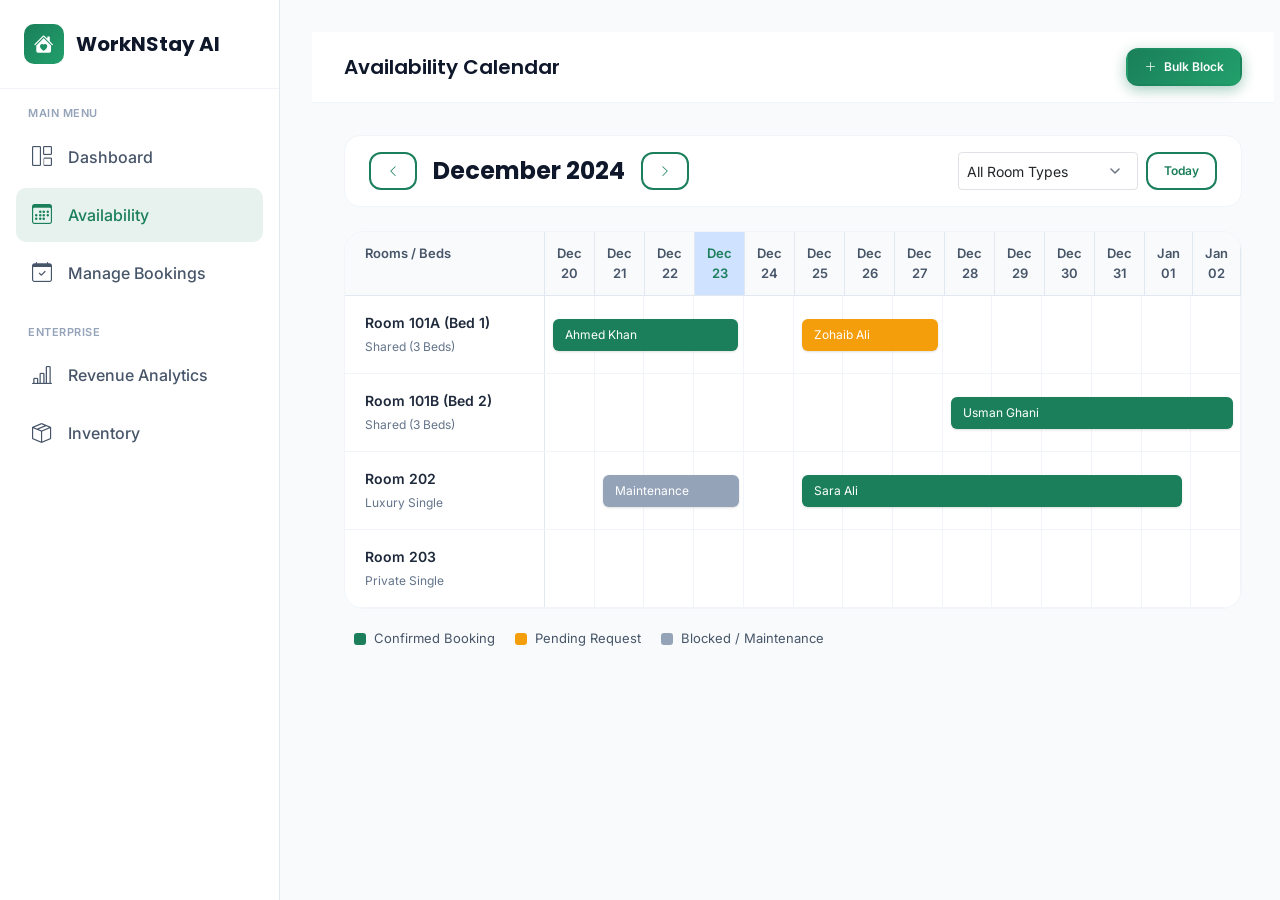
<file: availability-calendar.html>
<!DOCTYPE html>
<html lang="en">

<head>
    <meta charset="UTF-8">
    <meta name="viewport" content="width=device-width, initial-scale=1.0">
    <meta name="description" content="Availability Calendar - WorkNStay AI">
    <title>Availability Calendar - WorkNStay AI</title>

    <link rel="icon" type="image/svg+xml"
        href="data:image/svg+xml,<svg xmlns='http://www.w3.org/2000/svg' viewBox='0 0 100 100'><text y='.9em' font-size='90'>🏠</text></svg>">

    <link rel="preconnect" href="https://fonts.googleapis.com">
    <link rel="preconnect" href="https://fonts.gstatic.com" crossorigin>
    <link
        href="https://fonts.googleapis.com/css2?family=Inter:wght@300;400;500;600;700;800&family=Poppins:wght@500;600;700;800&display=swap"
        rel="stylesheet">

    <link href="https://cdn.jsdelivr.net/npm/bootstrap@5.3.2/dist/css/bootstrap.min.css" rel="stylesheet">
    <link href="https://cdn.jsdelivr.net/npm/bootstrap-icons@1.11.1/font/bootstrap-icons.css" rel="stylesheet">

    <link rel="stylesheet" href="css/style.css">
    <link rel="stylesheet" href="css/components.css">
    <link rel="stylesheet" href="css/animations.css">

    <style>
        .calendar-controls {
            display: flex;
            justify-content: space-between;
            align-items: center;
            margin-bottom: 24px;
            background: white;
            padding: 16px 24px;
            border-radius: 16px;
            border: 1px solid var(--gray-100);
        }

        .calendar-wrapper {
            background: white;
            border-radius: 20px;
            border: 1px solid var(--gray-100);
            overflow: hidden;
            display: flex;
            flex-direction: column;
        }

        .calendar-header {
            display: grid;
            grid-template-columns: 200px repeat(14, 1fr);
            background: var(--gray-50);
            border-bottom: 1px solid var(--gray-200);
        }

        .header-cell {
            padding: 12px;
            font-size: 13px;
            font-weight: 600;
            color: var(--gray-600);
            text-align: center;
            border-right: 1px solid var(--gray-200);
        }

        .header-cell:first-child {
            text-align: left;
            padding-left: 20px;
        }

        .calendar-body {
            max-height: 600px;
            overflow-y: auto;
        }

        .calendar-row {
            display: grid;
            grid-template-columns: 200px repeat(14, 1fr);
            border-bottom: 1px solid var(--gray-100);
        }

        .room-cell {
            padding: 16px 20px;
            background: white;
            border-right: 1px solid var(--gray-200);
            position: sticky;
            left: 0;
            z-index: 10;
        }

        .room-name {
            font-weight: 600;
            font-size: 14px;
            display: block;
        }

        .room-type {
            font-size: 12px;
            color: var(--gray-500);
        }

        .grid-cell {
            padding: 8px;
            border-right: 1px solid var(--gray-100);
            min-height: 60px;
            position: relative;
            cursor: pointer;
            transition: background 0.2s;
        }

        .grid-cell:hover {
            background: var(--gray-50);
        }

        .booking-bar {
            position: absolute;
            top: 50%;
            transform: translateY(-50%);
            height: 32px;
            border-radius: 6px;
            font-size: 12px;
            display: flex;
            align-items: center;
            padding: 0 12px;
            color: white;
            z-index: 5;
            white-space: nowrap;
            overflow: hidden;
            text-overflow: ellipsis;
            box-shadow: var(--shadow-sm);
        }

        .booking-confirmed {
            background: var(--primary);
        }

        .booking-pending {
            background: var(--accent-gold);
        }

        .booking-blocked {
            background: var(--gray-400);
        }

        .legend {
            display: flex;
            gap: 20px;
            margin-top: 20px;
            padding: 0 10px;
        }

        .legend-item {
            display: flex;
            align-items: center;
            gap: 8px;
            font-size: 13px;
            color: var(--gray-600);
        }

        .legend-color {
            width: 12px;
            height: 12px;
            border-radius: 3px;
        }

        @media (max-width: 1200px) {
            .calendar-wrapper {
                overflow-x: auto;
            }

            .calendar-header,
            .calendar-row {
                width: 1400px;
            }
        }
    </style>
</head>

<body>
    <div class="dashboard-wrapper">
        <!-- Sidebar -->
        <aside class="sidebar" id="sidebar">
            <div class="sidebar-header">
                <a href="index.html" class="sidebar-brand">
                    <div class="logo-icon">
                        <i class="bi bi-house-heart-fill"></i>
                    </div>
                    <span>WorkNStay AI</span>
                </a>
            </div>

            <nav class="sidebar-nav">
                <div class="nav-section">
                    <div class="nav-section-title">Main Menu</div>
                    <a href="hostel-owner-dashboard.html" class="nav-item">
                        <i class="bi bi-grid-1x2"></i> Dashboard
                    </a>
                    <a href="availability-calendar.html" class="nav-item active">
                        <i class="bi bi-calendar3"></i> Availability
                    </a>
                    <a href="manage-bookings.html" class="nav-item">
                        <i class="bi bi-calendar-check"></i> Manage Bookings
                    </a>
                </div>
                <div class="nav-section">
                    <div class="nav-section-title">Enterprise</div>
                    <a href="revenue-analytics.html" class="nav-item">
                        <i class="bi bi-bar-chart-line"></i> Revenue Analytics
                    </a>
                    <a href="inventory.html" class="nav-item">
                        <i class="bi bi-box-seam"></i> Inventory
                    </a>
                </div>
            </nav>
        </aside>

        <!-- Main Content -->
        <main class="main-content">
            <div class="topbar">
                <div class="topbar-left">
                    <button class="mobile-menu-btn" onclick="toggleSidebar()">
                        <i class="bi bi-list"></i>
                    </button>
                    <h1 class="page-title">Availability Calendar</h1>
                </div>
                <div class="topbar-right">
                    <button class="btn-custom btn-primary btn-sm">
                        <i class="bi bi-plus-lg"></i> Bulk Block
                    </button>
                </div>
            </div>

            <div class="content-area">
                <div class="calendar-controls fade-in">
                    <div class="d-flex align-items-center gap-3">
                        <button class="btn-custom btn-outline-primary btn-sm"><i
                                class="bi bi-chevron-left"></i></button>
                        <h4 class="mb-0 fw-bold">December 2024</h4>
                        <button class="btn-custom btn-outline-primary btn-sm"><i
                                class="bi bi-chevron-right"></i></button>
                    </div>
                    <div class="d-flex gap-2">
                        <select class="form-select form-select-sm" style="width: 180px;">
                            <option>All Room Types</option>
                            <option>Single Room</option>
                            <option>Shared (3 beds)</option>
                        </select>
                        <button class="btn-custom btn-outline-primary btn-sm">Today</button>
                    </div>
                </div>

                <div class="calendar-wrapper fade-in delay-1">
                    <div class="calendar-header">
                        <div class="header-cell">Rooms / Beds</div>
                        <div class="header-cell">Dec 20</div>
                        <div class="header-cell">Dec 21</div>
                        <div class="header-cell">Dec 22</div>
                        <div class="header-cell text-primary bg-primary-subtle">Dec 23</div>
                        <div class="header-cell">Dec 24</div>
                        <div class="header-cell">Dec 25</div>
                        <div class="header-cell">Dec 26</div>
                        <div class="header-cell">Dec 27</div>
                        <div class="header-cell">Dec 28</div>
                        <div class="header-cell">Dec 29</div>
                        <div class="header-cell">Dec 30</div>
                        <div class="header-cell">Dec 31</div>
                        <div class="header-cell">Jan 01</div>
                        <div class="header-cell">Jan 02</div>
                    </div>

                    <div class="calendar-body">
                        <!-- Room 101 -->
                        <div class="calendar-row">
                            <div class="room-cell">
                                <span class="room-name">Room 101A (Bed 1)</span>
                                <span class="room-type">Shared (3 Beds)</span>
                            </div>
                            <div class="grid-cell">
                                <div class="booking-bar booking-confirmed" style="width: 380%;">Ahmed Khan</div>
                            </div>
                            <div class="grid-cell"></div>
                            <div class="grid-cell"></div>
                            <div class="grid-cell"></div>
                            <div class="grid-cell"></div>
                            <div class="grid-cell">
                                <div class="booking-bar booking-pending" style="width: 280%;">Zohaib Ali</div>
                            </div>
                            <div class="grid-cell"></div>
                            <div class="grid-cell"></div>
                            <div class="grid-cell"></div>
                            <div class="grid-cell"></div>
                            <div class="grid-cell"></div>
                            <div class="grid-cell"></div>
                            <div class="grid-cell"></div>
                            <div class="grid-cell"></div>
                        </div>

                        <!-- Room 101 Bed 2 -->
                        <div class="calendar-row">
                            <div class="room-cell">
                                <span class="room-name">Room 101B (Bed 2)</span>
                                <span class="room-type">Shared (3 Beds)</span>
                            </div>
                            <div class="grid-cell"></div>
                            <div class="grid-cell"></div>
                            <div class="grid-cell"></div>
                            <div class="grid-cell"></div>
                            <div class="grid-cell"></div>
                            <div class="grid-cell"></div>
                            <div class="grid-cell"></div>
                            <div class="grid-cell"></div>
                            <div class="grid-cell">
                                <div class="booking-bar booking-confirmed" style="width: 580%;">Usman Ghani</div>
                            </div>
                            <div class="grid-cell"></div>
                            <div class="grid-cell"></div>
                            <div class="grid-cell"></div>
                            <div class="grid-cell"></div>
                            <div class="grid-cell"></div>
                        </div>

                        <!-- Room 202 (Single) -->
                        <div class="calendar-row">
                            <div class="room-cell">
                                <span class="room-name">Room 202</span>
                                <span class="room-type">Luxury Single</span>
                            </div>
                            <div class="grid-cell"></div>
                            <div class="grid-cell">
                                <div class="booking-bar booking-blocked" style="width: 280%;">Maintenance</div>
                            </div>
                            <div class="grid-cell"></div>
                            <div class="grid-cell"></div>
                            <div class="grid-cell"></div>
                            <div class="grid-cell">
                                <div class="booking-bar booking-confirmed" style="width: 780%;">Sara Ali</div>
                            </div>
                            <div class="grid-cell"></div>
                            <div class="grid-cell"></div>
                            <div class="grid-cell"></div>
                            <div class="grid-cell"></div>
                            <div class="grid-cell"></div>
                            <div class="grid-cell"></div>
                            <div class="grid-cell"></div>
                            <div class="grid-cell"></div>
                        </div>

                        <!-- Room 203 -->
                        <div class="calendar-row">
                            <div class="room-cell">
                                <span class="room-name">Room 203</span>
                                <span class="room-type">Private Single</span>
                            </div>
                            <div class="grid-cell"></div>
                            <div class="grid-cell"></div>
                            <div class="grid-cell"></div>
                            <div class="grid-cell"></div>
                            <div class="grid-cell"></div>
                            <div class="grid-cell"></div>
                            <div class="grid-cell"></div>
                            <div class="grid-cell"></div>
                            <div class="grid-cell"></div>
                            <div class="grid-cell"></div>
                            <div class="grid-cell"></div>
                            <div class="grid-cell"></div>
                            <div class="grid-cell"></div>
                            <div class="grid-cell"></div>
                        </div>
                    </div>
                </div>

                <div class="legend fade-in delay-2">
                    <div class="legend-item">
                        <div class="legend-color booking-confirmed"></div>
                        <span>Confirmed Booking</span>
                    </div>
                    <div class="legend-item">
                        <div class="legend-color booking-pending"></div>
                        <span>Pending Request</span>
                    </div>
                    <div class="legend-item">
                        <div class="legend-color booking-blocked"></div>
                        <span>Blocked / Maintenance</span>
                    </div>
                </div>
            </div>
        </main>
    </div>

    <script src="https://cdn.jsdelivr.net/npm/bootstrap@5.3.2/dist/js/bootstrap.bundle.min.js"></script>
    <script src="js/main.js"></script>
    <script src="js/hostel-owner.js"></script>
</body>

</html>
</file>
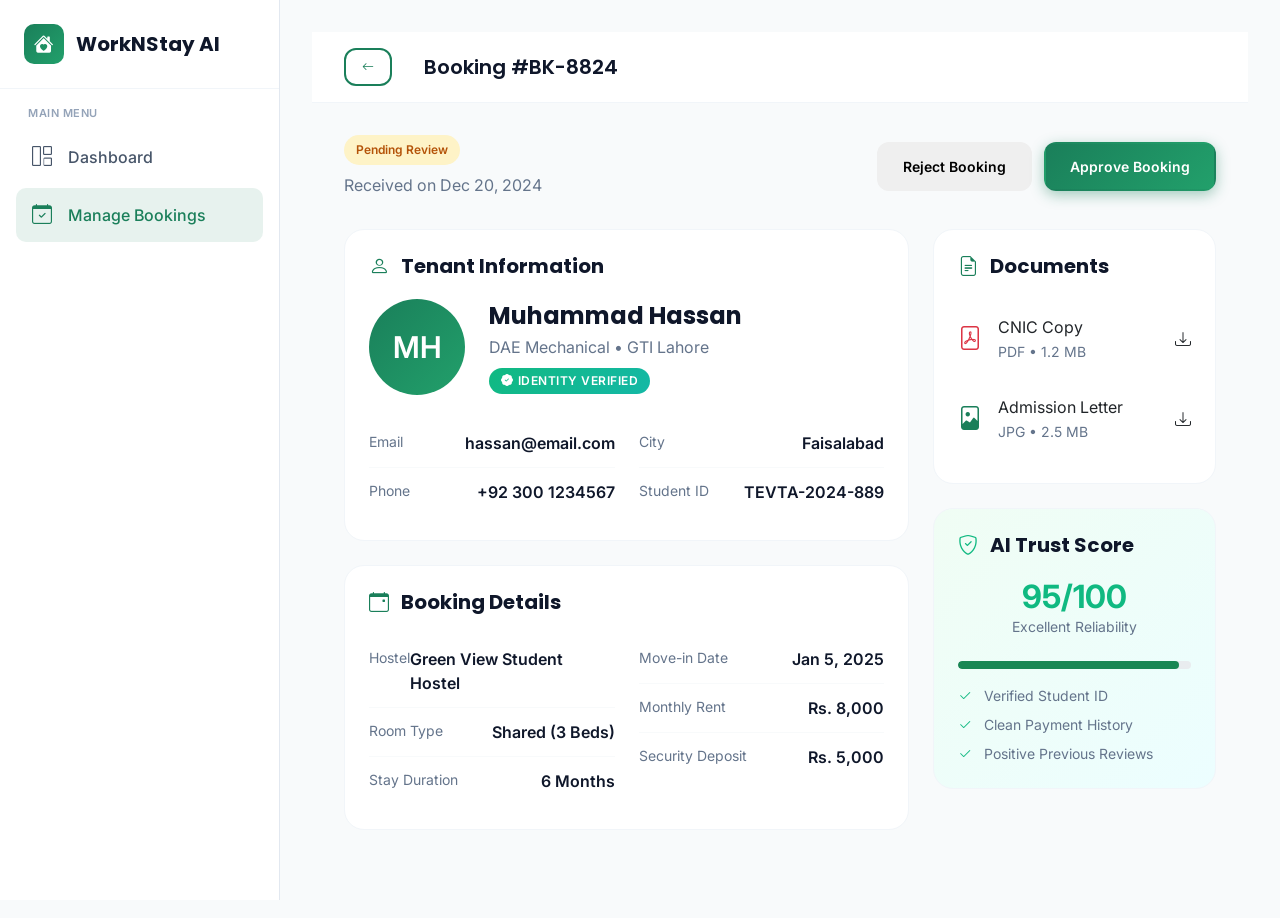
<file: booking-details.html>
<!DOCTYPE html>
<html lang="en">

<head>
    <meta charset="UTF-8">
    <meta name="viewport" content="width=device-width, initial-scale=1.0">
    <meta name="description" content="Booking Details - WorkNStay AI">
    <title>Booking Details - WorkNStay AI</title>

    <link rel="icon" type="image/svg+xml"
        href="data:image/svg+xml,<svg xmlns='http://www.w3.org/2000/svg' viewBox='0 0 100 100'><text y='.9em' font-size='90'>🏠</text></svg>">

    <link rel="preconnect" href="https://fonts.googleapis.com">
    <link rel="preconnect" href="https://fonts.gstatic.com" crossorigin>
    <link
        href="https://fonts.googleapis.com/css2?family=Inter:wght@300;400;500;600;700;800&family=Poppins:wght@500;600;700;800&display=swap"
        rel="stylesheet">

    <link href="https://cdn.jsdelivr.net/npm/bootstrap@5.3.2/dist/css/bootstrap.min.css" rel="stylesheet">
    <link href="https://cdn.jsdelivr.net/npm/bootstrap-icons@1.11.1/font/bootstrap-icons.css" rel="stylesheet">

    <link rel="stylesheet" href="css/style.css">
    <link rel="stylesheet" href="css/components.css">
    <link rel="stylesheet" href="css/animations.css">

    <style>
        .details-grid {
            display: grid;
            grid-template-columns: 2fr 1fr;
            gap: 24px;
        }

        .info-section {
            padding: 24px;
            background: white;
            border-radius: 20px;
            border: 1px solid var(--gray-100);
            margin-bottom: 24px;
        }

        .info-title {
            font-size: 1.25rem;
            font-weight: 700;
            margin-bottom: 20px;
            display: flex;
            align-items: center;
            gap: 12px;
        }

        .info-item {
            display: flex;
            justify-content: space-between;
            padding: 12px 0;
            border-bottom: 1px solid var(--gray-50);
        }

        .info-item:last-child {
            border-bottom: none;
        }

        .info-label {
            color: var(--gray-500);
            font-size: 14px;
        }

        .info-value {
            font-weight: 600;
            color: var(--gray-900);
        }

        .status-header {
            display: flex;
            justify-content: space-between;
            align-items: center;
            margin-bottom: 32px;
        }

        .booking-actions {
            display: flex;
            gap: 12px;
        }

        @media (max-width: 992px) {
            .details-grid {
                grid-template-columns: 1fr;
            }
        }
    </style>
</head>

<body>
    <div class="dashboard-wrapper">
        <!-- Sidebar (Reused) -->
        <aside class="sidebar" id="sidebar">
            <div class="sidebar-header">
                <a href="index.html" class="sidebar-brand">
                    <div class="logo-icon">
                        <i class="bi bi-house-heart-fill"></i>
                    </div>
                    <span>WorkNStay AI</span>
                </a>
            </div>

            <nav class="sidebar-nav">
                <div class="nav-section">
                    <div class="nav-section-title">Main Menu</div>
                    <a href="hostel-owner-dashboard.html" class="nav-item">
                        <i class="bi bi-grid-1x2"></i>
                        Dashboard
                    </a>
                    <a href="manage-bookings.html" class="nav-item active">
                        <i class="bi bi-calendar-check"></i>
                        Manage Bookings
                    </a>
                </div>
            </nav>
        </aside>

        <!-- Main Content -->
        <main class="main-content">
            <div class="topbar">
                <div class="topbar-left">
                    <button class="mobile-menu-btn" onclick="toggleSidebar()">
                        <i class="bi bi-list"></i>
                    </button>
                    <a href="manage-bookings.html" class="btn-custom btn-outline-primary btn-sm me-3">
                        <i class="bi bi-arrow-left"></i>
                    </a>
                    <h1 class="page-title">Booking #BK-8824</h1>
                </div>
            </div>

            <div class="content-area">
                <div class="status-header fade-in">
                    <div>
                        <span class="status-badge pending mb-2">Pending Review</span>
                        <p class="text-muted mb-0">Received on Dec 20, 2024</p>
                    </div>
                    <div class="booking-actions">
                        <button class="btn-custom btn-outline-danger">Reject Booking</button>
                        <button class="btn-custom btn-primary">Approve Booking</button>
                    </div>
                </div>

                <div class="details-grid">
                    <div class="main-details">
                        <!-- Tenant Info -->
                        <div class="info-section fade-in">
                            <h3 class="info-title">
                                <i class="bi bi-person text-primary"></i>
                                Tenant Information
                            </h3>
                            <div class="d-flex align-items-center gap-4 mb-4">
                                <div class="avatar avatar-xl bg-gradient-primary">MH</div>
                                <div>
                                    <h4 class="mb-1">Muhammad Hassan</h4>
                                    <p class="text-muted mb-2">DAE Mechanical • GTI Lahore</p>
                                    <span class="badge-custom badge-verified">
                                        <i class="bi bi-patch-check-fill"></i>
                                        Identity Verified
                                    </span>
                                </div>
                            </div>
                            <div class="row">
                                <div class="col-md-6">
                                    <div class="info-item">
                                        <span class="info-label">Email</span>
                                        <span class="info-value">hassan@email.com</span>
                                    </div>
                                    <div class="info-item">
                                        <span class="info-label">Phone</span>
                                        <span class="info-value">+92 300 1234567</span>
                                    </div>
                                </div>
                                <div class="col-md-6">
                                    <div class="info-item">
                                        <span class="info-label">City</span>
                                        <span class="info-value">Faisalabad</span>
                                    </div>
                                    <div class="info-item">
                                        <span class="info-label">Student ID</span>
                                        <span class="info-value">TEVTA-2024-889</span>
                                    </div>
                                </div>
                            </div>
                        </div>

                        <!-- Booking Details -->
                        <div class="info-section fade-in delay-1">
                            <h3 class="info-title">
                                <i class="bi bi-calendar-event text-primary"></i>
                                Booking Details
                            </h3>
                            <div class="row">
                                <div class="col-md-6">
                                    <div class="info-item">
                                        <span class="info-label">Hostel</span>
                                        <span class="info-value">Green View Student Hostel</span>
                                    </div>
                                    <div class="info-item">
                                        <span class="info-label">Room Type</span>
                                        <span class="info-value">Shared (3 Beds)</span>
                                    </div>
                                    <div class="info-item">
                                        <span class="info-label">Stay Duration</span>
                                        <span class="info-value">6 Months</span>
                                    </div>
                                </div>
                                <div class="col-md-6">
                                    <div class="info-item">
                                        <span class="info-label">Move-in Date</span>
                                        <span class="info-value">Jan 5, 2025</span>
                                    </div>
                                    <div class="info-item">
                                        <span class="info-label">Monthly Rent</span>
                                        <span class="info-value">Rs. 8,000</span>
                                    </div>
                                    <div class="info-item">
                                        <span class="info-label">Security Deposit</span>
                                        <span class="info-value">Rs. 5,000</span>
                                    </div>
                                </div>
                            </div>
                        </div>
                    </div>

                    <div class="side-details">
                        <!-- Documents -->
                        <div class="info-section fade-in delay-2">
                            <h3 class="info-title">
                                <i class="bi bi-file-earmark-text text-primary"></i>
                                Documents
                            </h3>
                            <div class="list-group list-group-flush">
                                <a href="#"
                                    class="list-group-item list-group-item-action d-flex justify-content-between align-items-center bg-transparent border-0 px-0 py-3">
                                    <div class="d-flex align-items-center gap-3">
                                        <i class="bi bi-file-pdf fs-4 text-danger"></i>
                                        <div>
                                            <div class="fw-600">CNIC Copy</div>
                                            <small class="text-muted">PDF • 1.2 MB</small>
                                        </div>
                                    </div>
                                    <i class="bi bi-download"></i>
                                </a>
                                <a href="#"
                                    class="list-group-item list-group-item-action d-flex justify-content-between align-items-center bg-transparent border-0 px-0 py-3">
                                    <div class="d-flex align-items-center gap-3">
                                        <i class="bi bi-file-image fs-4 text-primary"></i>
                                        <div>
                                            <div class="fw-600">Admission Letter</div>
                                            <small class="text-muted">JPG • 2.5 MB</small>
                                        </div>
                                    </div>
                                    <i class="bi bi-download"></i>
                                </a>
                            </div>
                        </div>

                        <!-- Trust Score -->
                        <div class="info-section fade-in delay-3"
                            style="background: linear-gradient(135deg, #f0fdf4 0%, #ecfeff 100%);">
                            <h3 class="info-title">
                                <i class="bi bi-shield-check text-success"></i>
                                AI Trust Score
                            </h3>
                            <div class="text-center mb-4">
                                <div class="h2 fw-bold text-success mb-0">95/100</div>
                                <p class="small text-muted">Excellent Reliability</p>
                            </div>
                            <div class="progress mb-3" style="height: 8px;">
                                <div class="progress-bar bg-success" style="width: 95%"></div>
                            </div>
                            <ul class="list-unstyled small text-muted mb-0">
                                <li class="mb-2"><i class="bi bi-check2 text-success me-2"></i> Verified Student ID</li>
                                <li class="mb-2"><i class="bi bi-check2 text-success me-2"></i> Clean Payment History
                                </li>
                                <li><i class="bi bi-check2 text-success me-2"></i> Positive Previous Reviews</li>
                            </ul>
                        </div>
                    </div>
                </div>
            </div>
        </main>
    </div>

    <script src="https://cdn.jsdelivr.net/npm/bootstrap@5.3.2/dist/js/bootstrap.bundle.min.js"></script>
    <script src="js/main.js"></script>
    <script src="js/hostel-owner.js"></script>
</body>

</html>
</file>
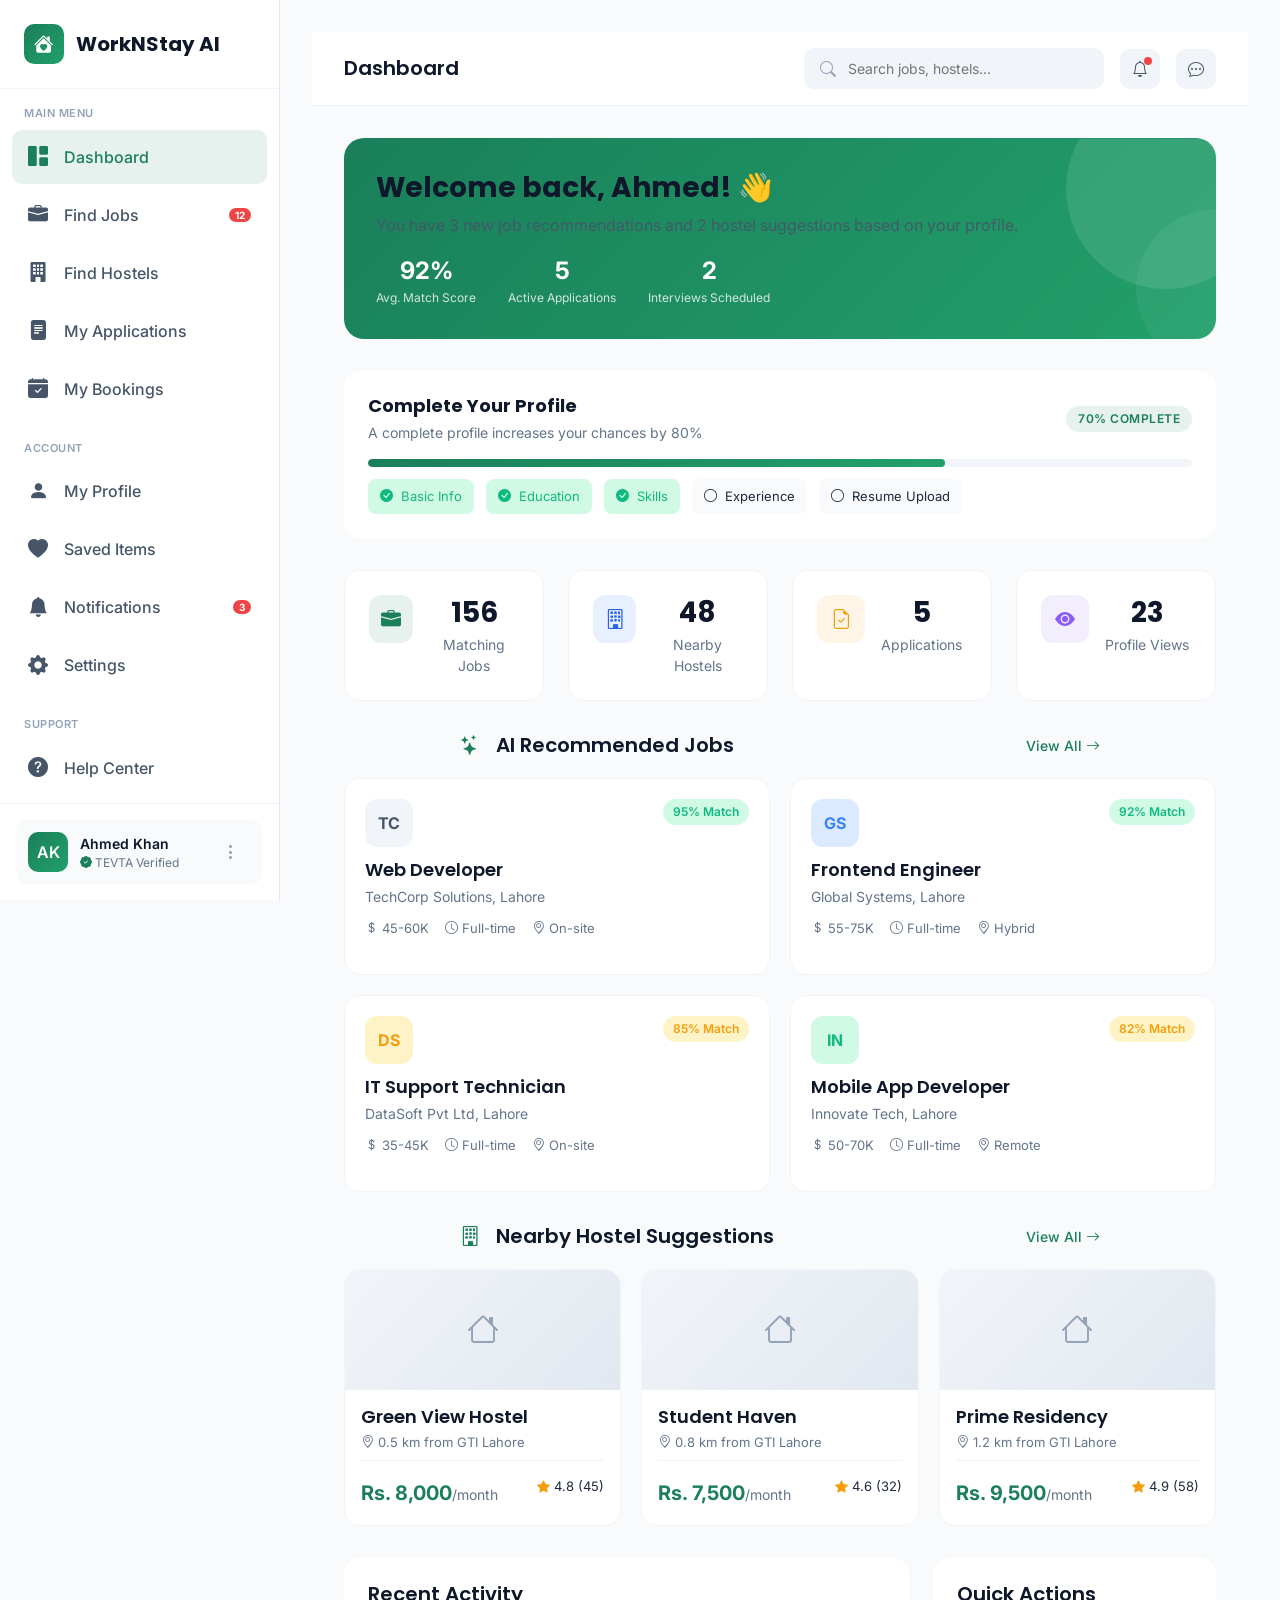
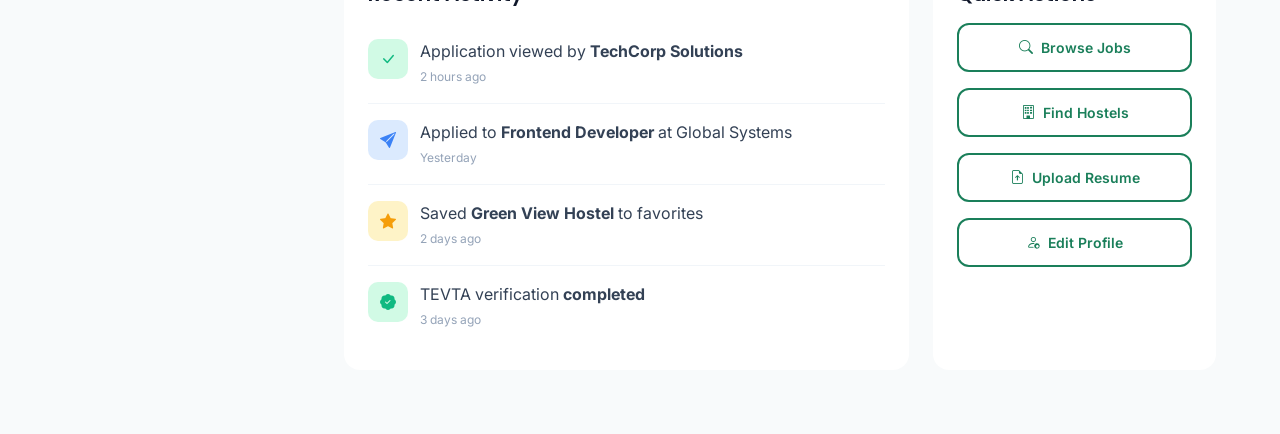
<file: dashboard.html>
<!DOCTYPE html>
<html lang="en">

<head>
    <meta charset="UTF-8">
    <meta name="viewport" content="width=device-width, initial-scale=1.0">
    <meta name="description" content="Student Dashboard - WorkNStay AI">
    <title>Dashboard - WorkNStay AI</title>

    <link rel="icon" type="image/svg+xml"
        href="data:image/svg+xml,<svg xmlns='http://www.w3.org/2000/svg' viewBox='0 0 100 100'><text y='.9em' font-size='90'>🏠</text></svg>">

    <link rel="preconnect" href="https://fonts.googleapis.com">
    <link rel="preconnect" href="https://fonts.gstatic.com" crossorigin>
    <link
        href="https://fonts.googleapis.com/css2?family=Inter:wght@300;400;500;600;700;800&family=Poppins:wght@500;600;700;800&display=swap"
        rel="stylesheet">

    <link href="https://cdn.jsdelivr.net/npm/bootstrap@5.3.2/dist/css/bootstrap.min.css" rel="stylesheet">
    <link href="https://cdn.jsdelivr.net/npm/bootstrap-icons@1.11.1/font/bootstrap-icons.css" rel="stylesheet">

    <link rel="stylesheet" href="css/style.css">
    <link rel="stylesheet" href="css/components.css">
    <link rel="stylesheet" href="css/animations.css">

    <style>
        .dashboard-wrapper {
            display: flex;
            min-height: 100vh;
        }

        /* Sidebar */
        .sidebar {
            width: 280px;
            background: white;
            border-right: 1px solid var(--gray-200);
            position: fixed;
            top: 0;
            left: 0;
            height: 100vh;
            z-index: 1000;
            display: flex;
            flex-direction: column;
            transition: transform 0.3s ease;
        }

        .sidebar-header {
            padding: 24px;
            border-bottom: 1px solid var(--gray-100);
        }

        .sidebar-brand {
            display: flex;
            align-items: center;
            gap: 12px;
            text-decoration: none;
        }

        .sidebar-brand .logo-icon {
            width: 40px;
            height: 40px;
            background: var(--primary-gradient);
            border-radius: 10px;
            display: flex;
            align-items: center;
            justify-content: center;
            color: white;
            font-size: 1.25rem;
        }

        .sidebar-brand span {
            font-family: var(--font-heading);
            font-weight: 700;
            font-size: 1.25rem;
            color: var(--gray-900);
        }

        .sidebar-nav {
            flex: 1;
            padding: 16px 12px;
            overflow-y: auto;
        }

        .nav-section {
            margin-bottom: 24px;
        }

        .nav-section-title {
            font-size: 11px;
            font-weight: 600;
            color: var(--gray-400);
            text-transform: uppercase;
            letter-spacing: 0.5px;
            padding: 0 12px;
            margin-bottom: 8px;
        }

        .nav-item {
            display: flex;
            align-items: center;
            gap: 12px;
            padding: 12px 16px;
            color: var(--gray-600);
            text-decoration: none;
            border-radius: 10px;
            font-weight: 500;
            transition: all 0.2s;
            margin-bottom: 4px;
        }

        .nav-item:hover {
            background: var(--gray-100);
            color: var(--gray-900);
        }

        .nav-item.active {
            background: rgba(26, 127, 90, 0.1);
            color: var(--primary);
        }

        .nav-item i {
            font-size: 1.25rem;
            width: 24px;
        }

        .nav-item .badge {
            margin-left: auto;
            background: var(--error);
            color: white;
            font-size: 10px;
            padding: 2px 6px;
            border-radius: 10px;
        }

        .sidebar-footer {
            padding: 16px;
            border-top: 1px solid var(--gray-100);
        }

        .user-card {
            display: flex;
            align-items: center;
            gap: 12px;
            padding: 12px;
            background: var(--gray-50);
            border-radius: 12px;
        }

        .user-avatar {
            width: 40px;
            height: 40px;
            background: var(--primary-gradient);
            border-radius: 10px;
            display: flex;
            align-items: center;
            justify-content: center;
            color: white;
            font-weight: 600;
        }

        .user-info {
            flex: 1;
            min-width: 0;
        }

        .user-name {
            font-weight: 600;
            color: var(--gray-900);
            font-size: 14px;
            white-space: nowrap;
            overflow: hidden;
            text-overflow: ellipsis;
        }

        .user-role {
            font-size: 12px;
            color: var(--gray-500);
        }

        /* Main Content */
        .main-content {
            flex: 1;
            margin-left: 280px;
            background: var(--bg-secondary);
            min-height: 100vh;
        }

        .topbar {
            background: white;
            padding: 16px 32px;
            display: flex;
            align-items: center;
            justify-content: space-between;
            border-bottom: 1px solid var(--gray-100);
            position: sticky;
            top: 0;
            z-index: 100;
        }

        .topbar-left {
            display: flex;
            align-items: center;
            gap: 16px;
        }

        .mobile-menu-btn {
            display: none;
            background: none;
            border: none;
            font-size: 1.5rem;
            color: var(--gray-600);
            cursor: pointer;
        }

        .page-title {
            font-size: 1.25rem;
            font-weight: 600;
            color: var(--gray-900);
            margin: 0;
        }

        .topbar-right {
            display: flex;
            align-items: center;
            gap: 16px;
        }

        .search-box {
            position: relative;
            width: 300px;
        }

        .search-box input {
            width: 100%;
            padding: 10px 16px 10px 44px;
            background: var(--gray-100);
            border: none;
            border-radius: 10px;
            font-size: 14px;
        }

        .search-box input:focus {
            outline: none;
            background: white;
            box-shadow: 0 0 0 2px var(--primary);
        }

        .search-box i {
            position: absolute;
            left: 16px;
            top: 50%;
            transform: translateY(-50%);
            color: var(--gray-400);
        }

        .topbar-btn {
            width: 40px;
            height: 40px;
            background: var(--gray-100);
            border: none;
            border-radius: 10px;
            display: flex;
            align-items: center;
            justify-content: center;
            color: var(--gray-600);
            cursor: pointer;
            position: relative;
            transition: all 0.2s;
        }

        .topbar-btn:hover {
            background: var(--gray-200);
        }

        .topbar-btn .notification-dot {
            position: absolute;
            top: 8px;
            right: 8px;
            width: 8px;
            height: 8px;
            background: var(--error);
            border-radius: 50%;
        }

        .content-area {
            padding: 32px;
        }

        /* Welcome Card */
        .welcome-card {
            background: var(--primary-gradient);
            border-radius: 20px;
            padding: 32px;
            color: white;
            display: flex;
            justify-content: space-between;
            align-items: center;
            margin-bottom: 32px;
            position: relative;
            overflow: hidden;
        }

        .welcome-card::before {
            content: '';
            position: absolute;
            top: 0;
            right: 0;
            width: 300px;
            height: 100%;
            background: url("data:image/svg+xml,%3Csvg width='300' height='200' viewBox='0 0 300 200' xmlns='http://www.w3.org/2000/svg'%3E%3Ccircle cx='250' cy='50' r='100' fill='rgba(255,255,255,0.1)'/%3E%3Ccircle cx='300' cy='150' r='80' fill='rgba(255,255,255,0.05)'/%3E%3C/svg%3E") no-repeat right center;
        }

        .welcome-content {
            position: relative;
            z-index: 2;
        }

        .welcome-title {
            font-size: 1.75rem;
            font-weight: 700;
            margin-bottom: 8px;
        }

        .welcome-text {
            opacity: 0.9;
            margin-bottom: 16px;
        }

        .welcome-stats {
            display: flex;
            gap: 32px;
        }

        .welcome-stat {
            text-align: center;
        }

        .welcome-stat-value {
            font-size: 1.5rem;
            font-weight: 700;
        }

        .welcome-stat-label {
            font-size: 12px;
            opacity: 0.8;
        }

        /* Profile Progress */
        .profile-progress-card {
            background: white;
            border-radius: 16px;
            padding: 24px;
            margin-bottom: 32px;
        }

        .profile-header {
            display: flex;
            justify-content: space-between;
            align-items: center;
            margin-bottom: 16px;
        }

        .profile-progress-bar {
            height: 8px;
            background: var(--gray-100);
            border-radius: 4px;
            overflow: hidden;
            margin-bottom: 12px;
        }

        .profile-progress-fill {
            height: 100%;
            background: var(--primary-gradient);
            border-radius: 4px;
            transition: width 0.5s ease;
        }

        .profile-steps {
            display: flex;
            flex-wrap: wrap;
            gap: 12px;
        }

        .profile-step {
            display: flex;
            align-items: center;
            gap: 8px;
            padding: 8px 12px;
            background: var(--gray-50);
            border-radius: 8px;
            font-size: 13px;
        }

        .profile-step.completed {
            background: var(--success-light);
            color: var(--success);
        }

        .profile-step.completed i {
            color: var(--success);
        }

        /* Stats Grid */
        .stats-grid {
            display: grid;
            grid-template-columns: repeat(4, 1fr);
            gap: 24px;
            margin-bottom: 32px;
        }

        .stat-card {
            background: white;
            border-radius: 16px;
            padding: 24px;
            display: flex;
            align-items: flex-start;
            gap: 16px;
        }

        .stat-icon {
            width: 48px;
            height: 48px;
            border-radius: 12px;
            display: flex;
            align-items: center;
            justify-content: center;
            font-size: 1.25rem;
        }

        .stat-icon.green {
            background: rgba(26, 127, 90, 0.1);
            color: var(--primary);
        }

        .stat-icon.blue {
            background: rgba(37, 99, 235, 0.1);
            color: var(--secondary);
        }

        .stat-icon.orange {
            background: rgba(245, 158, 11, 0.1);
            color: var(--accent-gold);
        }

        .stat-icon.purple {
            background: rgba(139, 92, 246, 0.1);
            color: var(--accent-purple);
        }

        .stat-info h3 {
            font-size: 1.75rem;
            font-weight: 700;
            color: var(--gray-900);
            margin-bottom: 4px;
        }

        .stat-info p {
            color: var(--gray-500);
            font-size: 14px;
            margin: 0;
        }

        /* Section Headers */
        .section-header {
            display: flex;
            justify-content: space-between;
            align-items: center;
            margin-bottom: 20px;
        }

        .section-header h5 {
            font-weight: 600;
            color: var(--gray-900);
            margin: 0;
        }

        .section-link {
            color: var(--primary);
            font-size: 14px;
            font-weight: 500;
            text-decoration: none;
        }

        .section-link:hover {
            text-decoration: underline;
        }

        /* Job Cards Grid */
        .jobs-grid {
            display: grid;
            grid-template-columns: repeat(2, 1fr);
            gap: 20px;
            margin-bottom: 32px;
        }

        .mini-job-card {
            background: white;
            border-radius: 16px;
            padding: 20px;
            border: 1px solid var(--gray-100);
            transition: all 0.3s;
        }

        .mini-job-card:hover {
            border-color: var(--primary);
            box-shadow: var(--shadow-md);
        }

        .job-card-header {
            display: flex;
            justify-content: space-between;
            align-items: flex-start;
            margin-bottom: 12px;
        }

        .company-logo {
            width: 48px;
            height: 48px;
            background: var(--gray-100);
            border-radius: 12px;
            display: flex;
            align-items: center;
            justify-content: center;
            font-weight: 700;
            color: var(--gray-600);
        }

        .match-badge {
            padding: 4px 10px;
            border-radius: 20px;
            font-size: 12px;
            font-weight: 600;
        }

        .match-badge.high {
            background: var(--success-light);
            color: var(--success);
        }

        .match-badge.medium {
            background: var(--warning-light);
            color: var(--warning);
        }

        .job-title {
            font-weight: 600;
            color: var(--gray-900);
            margin-bottom: 4px;
        }

        .job-company {
            font-size: 14px;
            color: var(--gray-500);
            margin-bottom: 12px;
        }

        .job-meta {
            display: flex;
            gap: 16px;
            font-size: 13px;
            color: var(--gray-500);
        }

        .job-meta span {
            display: flex;
            align-items: center;
            gap: 4px;
        }

        /* Hostels Grid */
        .hostels-grid {
            display: grid;
            grid-template-columns: repeat(3, 1fr);
            gap: 20px;
            margin-bottom: 32px;
        }

        .mini-hostel-card {
            background: white;
            border-radius: 16px;
            overflow: hidden;
            border: 1px solid var(--gray-100);
            transition: all 0.3s;
        }

        .mini-hostel-card:hover {
            box-shadow: var(--shadow-lg);
            transform: translateY(-2px);
        }

        .hostel-image {
            height: 120px;
            background: linear-gradient(135deg, var(--gray-100), var(--gray-200));
            position: relative;
        }

        .hostel-image-placeholder {
            width: 100%;
            height: 100%;
            display: flex;
            align-items: center;
            justify-content: center;
            color: var(--gray-400);
            font-size: 2rem;
        }

        .hostel-content {
            padding: 16px;
        }

        .hostel-name {
            font-weight: 600;
            color: var(--gray-900);
            margin-bottom: 4px;
        }

        .hostel-location {
            font-size: 13px;
            color: var(--gray-500);
            margin-bottom: 8px;
            display: flex;
            align-items: center;
            gap: 4px;
        }

        .hostel-footer {
            display: flex;
            justify-content: space-between;
            align-items: center;
        }

        .hostel-price {
            font-weight: 700;
            color: var(--primary);
        }

        .hostel-rating {
            display: flex;
            align-items: center;
            gap: 4px;
            font-size: 13px;
        }

        .hostel-rating i {
            color: var(--accent-gold);
        }

        /* Activity & Notifications */
        .activity-grid {
            display: grid;
            grid-template-columns: 2fr 1fr;
            gap: 24px;
        }

        .activity-card {
            background: white;
            border-radius: 16px;
            padding: 24px;
        }

        .activity-list {
            list-style: none;
            padding: 0;
            margin: 0;
        }

        .activity-item {
            display: flex;
            align-items: flex-start;
            gap: 12px;
            padding: 16px 0;
            border-bottom: 1px solid var(--gray-100);
        }

        .activity-item:last-child {
            border-bottom: none;
        }

        .activity-icon {
            width: 40px;
            height: 40px;
            border-radius: 10px;
            display: flex;
            align-items: center;
            justify-content: center;
            flex-shrink: 0;
        }

        .activity-icon.success {
            background: var(--success-light);
            color: var(--success);
        }

        .activity-icon.info {
            background: var(--info-light);
            color: var(--info);
        }

        .activity-icon.warning {
            background: var(--warning-light);
            color: var(--warning);
        }

        .activity-content {
            flex: 1;
        }

        .activity-text {
            color: var(--gray-700);
            margin-bottom: 4px;
        }

        .activity-time {
            font-size: 12px;
            color: var(--gray-400);
        }

        /* Notification Dropdown */
        .notification-dropdown {
            position: absolute;
            top: 100%;
            right: 0;
            width: 360px;
            background: white;
            border-radius: 16px;
            box-shadow: var(--shadow-xl);
            z-index: 1000;
            display: none;
        }

        .notification-dropdown.show {
            display: block;
        }

        .notification-header {
            padding: 16px 20px;
            border-bottom: 1px solid var(--gray-100);
            display: flex;
            justify-content: space-between;
            align-items: center;
        }

        .notification-list {
            max-height: 360px;
            overflow-y: auto;
        }

        .notification-item {
            display: flex;
            gap: 12px;
            padding: 16px 20px;
            border-bottom: 1px solid var(--gray-50);
            cursor: pointer;
            transition: background 0.2s;
        }

        .notification-item:hover {
            background: var(--gray-50);
        }

        .notification-item.unread {
            background: rgba(26, 127, 90, 0.03);
        }

        /* Responsive */
        @media (max-width: 1200px) {
            .stats-grid {
                grid-template-columns: repeat(2, 1fr);
            }

            .hostels-grid {
                grid-template-columns: repeat(2, 1fr);
            }
        }

        @media (max-width: 992px) {
            .sidebar {
                transform: translateX(-100%);
            }

            .sidebar.open {
                transform: translateX(0);
            }

            .main-content {
                margin-left: 0;
            }

            .mobile-menu-btn {
                display: block;
            }

            .search-box {
                display: none;
            }

            .activity-grid {
                grid-template-columns: 1fr;
            }
        }

        @media (max-width: 768px) {
            .content-area {
                padding: 20px;
            }

            .stats-grid,
            .jobs-grid,
            .hostels-grid {
                grid-template-columns: 1fr;
            }

            .welcome-card {
                flex-direction: column;
                text-align: center;
            }

            .welcome-stats {
                justify-content: center;
            }
        }

        /* Sidebar Overlay */
        .sidebar-overlay {
            display: none;
            position: fixed;
            inset: 0;
            background: rgba(0, 0, 0, 0.5);
            z-index: 999;
        }

        .sidebar-overlay.show {
            display: block;
        }
    </style>
</head>

<body>
    <div class="dashboard-wrapper">
        <!-- Sidebar Overlay -->
        <div class="sidebar-overlay" id="sidebarOverlay" onclick="toggleSidebar()"></div>

        <!-- Sidebar -->
        <aside class="sidebar" id="sidebar">
            <div class="sidebar-header">
                <a href="index.html" class="sidebar-brand">
                    <div class="logo-icon">
                        <i class="bi bi-house-heart-fill"></i>
                    </div>
                    <span>WorkNStay AI</span>
                </a>
            </div>

            <nav class="sidebar-nav">
                <div class="nav-section">
                    <div class="nav-section-title">Main Menu</div>
                    <a href="dashboard.html" class="nav-item active">
                        <i class="bi bi-grid-1x2-fill"></i>
                        Dashboard
                    </a>
                    <a href="jobs.html" class="nav-item">
                        <i class="bi bi-briefcase-fill"></i>
                        Find Jobs
                        <span class="badge">12</span>
                    </a>
                    <a href="hostels.html" class="nav-item">
                        <i class="bi bi-building-fill"></i>
                        Find Hostels
                    </a>
                    <a href="#" class="nav-item">
                        <i class="bi bi-file-text-fill"></i>
                        My Applications
                    </a>
                    <a href="#" class="nav-item">
                        <i class="bi bi-calendar-check-fill"></i>
                        My Bookings
                    </a>
                </div>

                <div class="nav-section">
                    <div class="nav-section-title">Account</div>
                    <a href="#" class="nav-item">
                        <i class="bi bi-person-fill"></i>
                        My Profile
                    </a>
                    <a href="#" class="nav-item">
                        <i class="bi bi-heart-fill"></i>
                        Saved Items
                    </a>
                    <a href="#" class="nav-item">
                        <i class="bi bi-bell-fill"></i>
                        Notifications
                        <span class="badge">3</span>
                    </a>
                    <a href="#" class="nav-item">
                        <i class="bi bi-gear-fill"></i>
                        Settings
                    </a>
                </div>

                <div class="nav-section">
                    <div class="nav-section-title">Support</div>
                    <a href="#" class="nav-item">
                        <i class="bi bi-question-circle-fill"></i>
                        Help Center
                    </a>
                    <a href="index.html" class="nav-item">
                        <i class="bi bi-box-arrow-left"></i>
                        Sign Out
                    </a>
                </div>
            </nav>

            <div class="sidebar-footer">
                <div class="user-card">
                    <div class="user-avatar">AK</div>
                    <div class="user-info">
                        <div class="user-name">Ahmed Khan</div>
                        <div class="user-role">
                            <i class="bi bi-patch-check-fill text-primary"></i>
                            TEVTA Verified
                        </div>
                    </div>
                    <button class="btn-icon" style="background: none; border: none; color: var(--gray-400);">
                        <i class="bi bi-three-dots-vertical"></i>
                    </button>
                </div>
            </div>
        </aside>

        <!-- Main Content -->
        <main class="main-content">
            <header class="topbar">
                <div class="topbar-left">
                    <button class="mobile-menu-btn" onclick="toggleSidebar()">
                        <i class="bi bi-list"></i>
                    </button>
                    <h1 class="page-title">Dashboard</h1>
                </div>

                <div class="topbar-right">
                    <div class="search-box">
                        <i class="bi bi-search"></i>
                        <input type="text" placeholder="Search jobs, hostels...">
                    </div>

                    <div class="position-relative">
                        <button class="topbar-btn" id="notificationBtn">
                            <i class="bi bi-bell"></i>
                            <span class="notification-dot"></span>
                        </button>

                        <!-- Notification Dropdown -->
                        <div class="notification-dropdown" id="notificationDropdown">
                            <div class="notification-header">
                                <h6 class="mb-0">Notifications</h6>
                                <a href="#" class="text-primary small">Mark all read</a>
                            </div>
                            <div class="notification-list">
                                <div class="notification-item unread">
                                    <div class="activity-icon success">
                                        <i class="bi bi-check-lg"></i>
                                    </div>
                                    <div>
                                        <p class="mb-1">Your application for <strong>Web Developer</strong> was viewed
                                        </p>
                                        <small class="text-muted">2 hours ago</small>
                                    </div>
                                </div>
                                <div class="notification-item unread">
                                    <div class="activity-icon info">
                                        <i class="bi bi-briefcase"></i>
                                    </div>
                                    <div>
                                        <p class="mb-1"><strong>5 new jobs</strong> match your skills</p>
                                        <small class="text-muted">4 hours ago</small>
                                    </div>
                                </div>
                                <div class="notification-item">
                                    <div class="activity-icon warning">
                                        <i class="bi bi-calendar"></i>
                                    </div>
                                    <div>
                                        <p class="mb-1">Hostel booking confirmed for <strong>Green View</strong></p>
                                        <small class="text-muted">Yesterday</small>
                                    </div>
                                </div>
                            </div>
                        </div>
                    </div>

                    <button class="topbar-btn">
                        <i class="bi bi-chat-dots"></i>
                    </button>
                </div>
            </header>

            <div class="content-area">
                <!-- Welcome Card -->
                <div class="welcome-card fade-in">
                    <div class="welcome-content">
                        <h2 class="welcome-title">Welcome back, Ahmed! 👋</h2>
                        <p class="welcome-text">You have 3 new job recommendations and 2 hostel suggestions based on
                            your profile.</p>
                        <div class="welcome-stats">
                            <div class="welcome-stat">
                                <div class="welcome-stat-value">92%</div>
                                <div class="welcome-stat-label">Avg. Match Score</div>
                            </div>
                            <div class="welcome-stat">
                                <div class="welcome-stat-value">5</div>
                                <div class="welcome-stat-label">Active Applications</div>
                            </div>
                            <div class="welcome-stat">
                                <div class="welcome-stat-value">2</div>
                                <div class="welcome-stat-label">Interviews Scheduled</div>
                            </div>
                        </div>
                    </div>
                </div>

                <!-- Profile Progress -->
                <div class="profile-progress-card fade-in" style="animation-delay: 0.1s">
                    <div class="profile-header">
                        <div>
                            <h6 class="mb-1">Complete Your Profile</h6>
                            <p class="small text-muted mb-0">A complete profile increases your chances by 80%</p>
                        </div>
                        <span class="badge-custom badge-primary">70% Complete</span>
                    </div>
                    <div class="profile-progress-bar">
                        <div class="profile-progress-fill" style="width: 70%;"></div>
                    </div>
                    <div class="profile-steps">
                        <span class="profile-step completed">
                            <i class="bi bi-check-circle-fill"></i>
                            Basic Info
                        </span>
                        <span class="profile-step completed">
                            <i class="bi bi-check-circle-fill"></i>
                            Education
                        </span>
                        <span class="profile-step completed">
                            <i class="bi bi-check-circle-fill"></i>
                            Skills
                        </span>
                        <span class="profile-step">
                            <i class="bi bi-circle"></i>
                            Experience
                        </span>
                        <span class="profile-step">
                            <i class="bi bi-circle"></i>
                            Resume Upload
                        </span>
                    </div>
                </div>

                <!-- Stats Grid -->
                <div class="stats-grid">
                    <div class="stat-card fade-in" style="animation-delay: 0.2s">
                        <div class="stat-icon green">
                            <i class="bi bi-briefcase-fill"></i>
                        </div>
                        <div class="stat-info">
                            <h3>156</h3>
                            <p>Matching Jobs</p>
                        </div>
                    </div>
                    <div class="stat-card fade-in" style="animation-delay: 0.25s">
                        <div class="stat-icon blue">
                            <i class="bi bi-building"></i>
                        </div>
                        <div class="stat-info">
                            <h3>48</h3>
                            <p>Nearby Hostels</p>
                        </div>
                    </div>
                    <div class="stat-card fade-in" style="animation-delay: 0.3s">
                        <div class="stat-icon orange">
                            <i class="bi bi-file-earmark-check"></i>
                        </div>
                        <div class="stat-info">
                            <h3>5</h3>
                            <p>Applications</p>
                        </div>
                    </div>
                    <div class="stat-card fade-in" style="animation-delay: 0.35s">
                        <div class="stat-icon purple">
                            <i class="bi bi-eye-fill"></i>
                        </div>
                        <div class="stat-info">
                            <h3>23</h3>
                            <p>Profile Views</p>
                        </div>
                    </div>
                </div>

                <!-- AI Recommended Jobs -->
                <div class="section-header">
                    <h5><i class="bi bi-stars text-primary me-2"></i>AI Recommended Jobs</h5>
                    <a href="jobs.html" class="section-link">View All <i class="bi bi-arrow-right"></i></a>
                </div>

                <div class="jobs-grid">
                    <div class="mini-job-card fade-in" style="animation-delay: 0.4s">
                        <div class="job-card-header">
                            <div class="company-logo">TC</div>
                            <span class="match-badge high">95% Match</span>
                        </div>
                        <h6 class="job-title">Web Developer</h6>
                        <p class="job-company">TechCorp Solutions, Lahore</p>
                        <div class="job-meta">
                            <span><i class="bi bi-currency-dollar"></i> 45-60K</span>
                            <span><i class="bi bi-clock"></i> Full-time</span>
                            <span><i class="bi bi-geo-alt"></i> On-site</span>
                        </div>
                    </div>

                    <div class="mini-job-card fade-in" style="animation-delay: 0.45s">
                        <div class="job-card-header">
                            <div class="company-logo" style="background: var(--info-light); color: var(--info);">GS
                            </div>
                            <span class="match-badge high">92% Match</span>
                        </div>
                        <h6 class="job-title">Frontend Engineer</h6>
                        <p class="job-company">Global Systems, Lahore</p>
                        <div class="job-meta">
                            <span><i class="bi bi-currency-dollar"></i> 55-75K</span>
                            <span><i class="bi bi-clock"></i> Full-time</span>
                            <span><i class="bi bi-geo-alt"></i> Hybrid</span>
                        </div>
                    </div>

                    <div class="mini-job-card fade-in" style="animation-delay: 0.5s">
                        <div class="job-card-header">
                            <div class="company-logo" style="background: var(--warning-light); color: var(--warning);">
                                DS</div>
                            <span class="match-badge medium">85% Match</span>
                        </div>
                        <h6 class="job-title">IT Support Technician</h6>
                        <p class="job-company">DataSoft Pvt Ltd, Lahore</p>
                        <div class="job-meta">
                            <span><i class="bi bi-currency-dollar"></i> 35-45K</span>
                            <span><i class="bi bi-clock"></i> Full-time</span>
                            <span><i class="bi bi-geo-alt"></i> On-site</span>
                        </div>
                    </div>

                    <div class="mini-job-card fade-in" style="animation-delay: 0.55s">
                        <div class="job-card-header">
                            <div class="company-logo" style="background: var(--success-light); color: var(--success);">
                                IN</div>
                            <span class="match-badge medium">82% Match</span>
                        </div>
                        <h6 class="job-title">Mobile App Developer</h6>
                        <p class="job-company">Innovate Tech, Lahore</p>
                        <div class="job-meta">
                            <span><i class="bi bi-currency-dollar"></i> 50-70K</span>
                            <span><i class="bi bi-clock"></i> Full-time</span>
                            <span><i class="bi bi-geo-alt"></i> Remote</span>
                        </div>
                    </div>
                </div>

                <!-- Nearby Hostels -->
                <div class="section-header">
                    <h5><i class="bi bi-building text-primary me-2"></i>Nearby Hostel Suggestions</h5>
                    <a href="hostels.html" class="section-link">View All <i class="bi bi-arrow-right"></i></a>
                </div>

                <div class="hostels-grid">
                    <div class="mini-hostel-card fade-in" style="animation-delay: 0.6s">
                        <div class="hostel-image">
                            <div class="hostel-image-placeholder">
                                <i class="bi bi-house"></i>
                            </div>
                        </div>
                        <div class="hostel-content">
                            <h6 class="hostel-name">Green View Hostel</h6>
                            <p class="hostel-location">
                                <i class="bi bi-geo-alt"></i>
                                0.5 km from GTI Lahore
                            </p>
                            <div class="hostel-footer">
                                <span class="hostel-price">Rs. 8,000<small>/month</small></span>
                                <span class="hostel-rating">
                                    <i class="bi bi-star-fill"></i>
                                    4.8 (45)
                                </span>
                            </div>
                        </div>
                    </div>

                    <div class="mini-hostel-card fade-in" style="animation-delay: 0.65s">
                        <div class="hostel-image">
                            <div class="hostel-image-placeholder">
                                <i class="bi bi-house"></i>
                            </div>
                        </div>
                        <div class="hostel-content">
                            <h6 class="hostel-name">Student Haven</h6>
                            <p class="hostel-location">
                                <i class="bi bi-geo-alt"></i>
                                0.8 km from GTI Lahore
                            </p>
                            <div class="hostel-footer">
                                <span class="hostel-price">Rs. 7,500<small>/month</small></span>
                                <span class="hostel-rating">
                                    <i class="bi bi-star-fill"></i>
                                    4.6 (32)
                                </span>
                            </div>
                        </div>
                    </div>

                    <div class="mini-hostel-card fade-in" style="animation-delay: 0.7s">
                        <div class="hostel-image">
                            <div class="hostel-image-placeholder">
                                <i class="bi bi-house"></i>
                            </div>
                        </div>
                        <div class="hostel-content">
                            <h6 class="hostel-name">Prime Residency</h6>
                            <p class="hostel-location">
                                <i class="bi bi-geo-alt"></i>
                                1.2 km from GTI Lahore
                            </p>
                            <div class="hostel-footer">
                                <span class="hostel-price">Rs. 9,500<small>/month</small></span>
                                <span class="hostel-rating">
                                    <i class="bi bi-star-fill"></i>
                                    4.9 (58)
                                </span>
                            </div>
                        </div>
                    </div>
                </div>

                <!-- Activity & Quick Actions -->
                <div class="activity-grid">
                    <div class="activity-card fade-in" style="animation-delay: 0.75s">
                        <div class="section-header mb-3">
                            <h5 class="mb-0">Recent Activity</h5>
                        </div>
                        <ul class="activity-list">
                            <li class="activity-item">
                                <div class="activity-icon success">
                                    <i class="bi bi-check-lg"></i>
                                </div>
                                <div class="activity-content">
                                    <p class="activity-text mb-0">Application viewed by <strong>TechCorp
                                            Solutions</strong></p>
                                    <span class="activity-time">2 hours ago</span>
                                </div>
                            </li>
                            <li class="activity-item">
                                <div class="activity-icon info">
                                    <i class="bi bi-send-fill"></i>
                                </div>
                                <div class="activity-content">
                                    <p class="activity-text mb-0">Applied to <strong>Frontend Developer</strong> at
                                        Global Systems</p>
                                    <span class="activity-time">Yesterday</span>
                                </div>
                            </li>
                            <li class="activity-item">
                                <div class="activity-icon warning">
                                    <i class="bi bi-star-fill"></i>
                                </div>
                                <div class="activity-content">
                                    <p class="activity-text mb-0">Saved <strong>Green View Hostel</strong> to favorites
                                    </p>
                                    <span class="activity-time">2 days ago</span>
                                </div>
                            </li>
                            <li class="activity-item">
                                <div class="activity-icon success">
                                    <i class="bi bi-patch-check-fill"></i>
                                </div>
                                <div class="activity-content">
                                    <p class="activity-text mb-0">TEVTA verification <strong>completed</strong></p>
                                    <span class="activity-time">3 days ago</span>
                                </div>
                            </li>
                        </ul>
                    </div>

                    <div class="activity-card fade-in" style="animation-delay: 0.8s">
                        <div class="section-header mb-3">
                            <h5 class="mb-0">Quick Actions</h5>
                        </div>
                        <div class="d-grid gap-3">
                            <a href="jobs.html" class="btn-custom btn-outline-primary w-100">
                                <i class="bi bi-search"></i>
                                Browse Jobs
                            </a>
                            <a href="hostels.html" class="btn-custom btn-outline-primary w-100">
                                <i class="bi bi-building"></i>
                                Find Hostels
                            </a>
                            <a href="#" class="btn-custom btn-outline-primary w-100">
                                <i class="bi bi-file-earmark-arrow-up"></i>
                                Upload Resume
                            </a>
                            <a href="#" class="btn-custom btn-outline-primary w-100">
                                <i class="bi bi-person-gear"></i>
                                Edit Profile
                            </a>
                        </div>
                    </div>
                </div>
            </div>
        </main>
    </div>

    <!-- Bootstrap JS -->
    <script src="https://cdn.jsdelivr.net/npm/bootstrap@5.3.2/dist/js/bootstrap.bundle.min.js"></script>
    <script src="js/main.js"></script>

    <script>
        // Toggle sidebar on mobile
        function toggleSidebar() {
            const sidebar = document.getElementById('sidebar');
            const overlay = document.getElementById('sidebarOverlay');
            sidebar.classList.toggle('open');
            overlay.classList.toggle('show');
        }

        // Notification dropdown
        document.getElementById('notificationBtn').addEventListener('click', function (e) {
            e.stopPropagation();
            document.getElementById('notificationDropdown').classList.toggle('show');
        });

        document.addEventListener('click', function (e) {
            const dropdown = document.getElementById('notificationDropdown');
            if (!dropdown.contains(e.target)) {
                dropdown.classList.remove('show');
            }
        });
    </script>
</body>

</html>
</file>
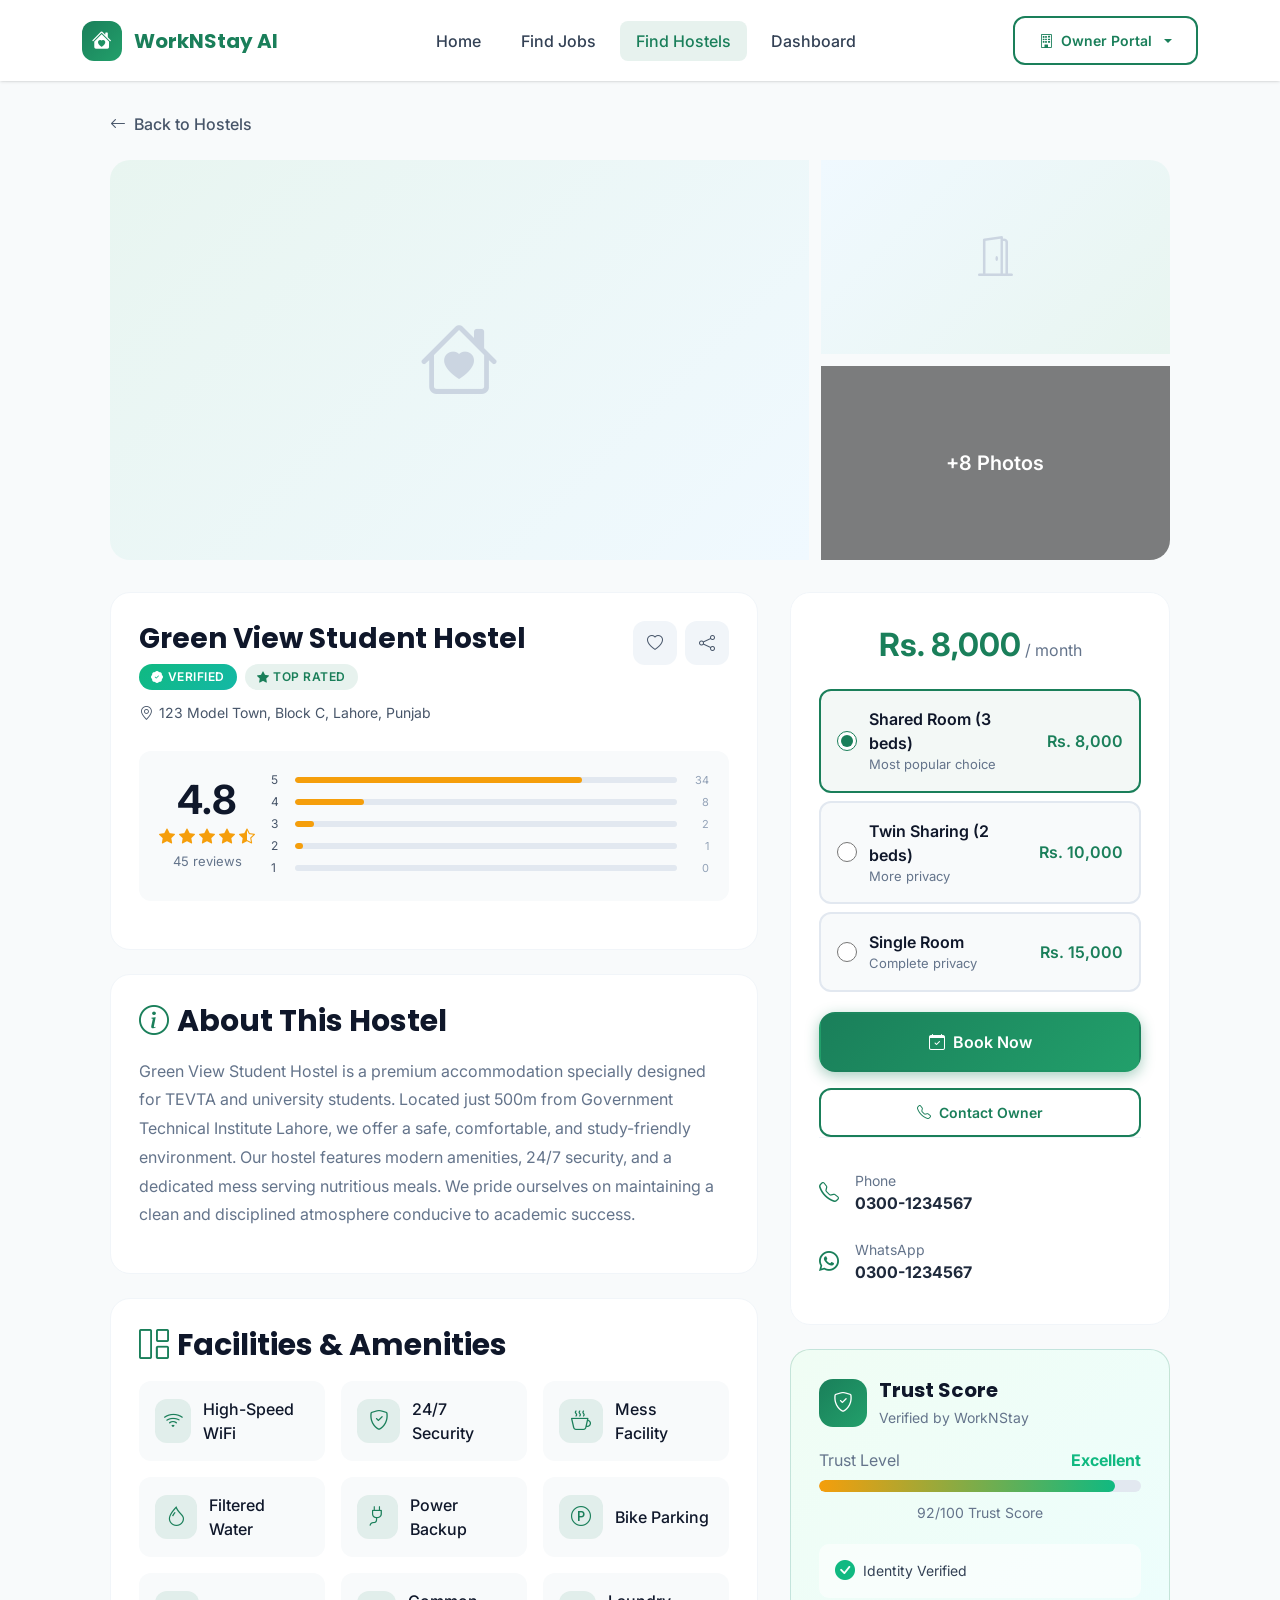
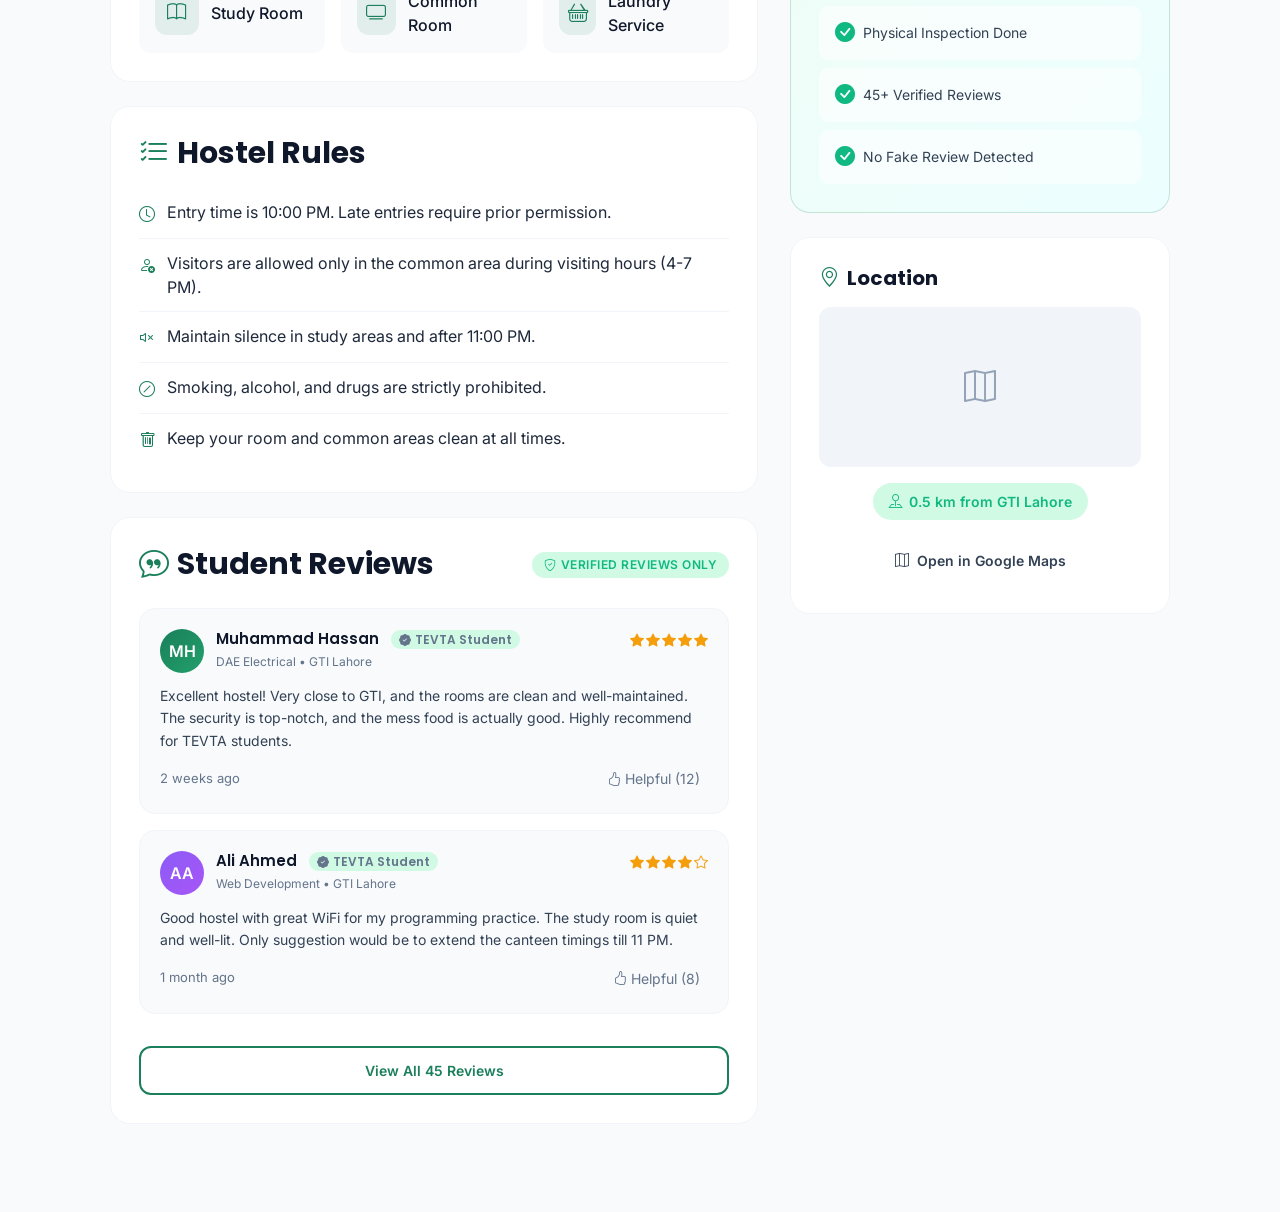
<file: hostel-detail.html>
<!DOCTYPE html>
<html lang="en">

<head>
    <meta charset="UTF-8">
    <meta name="viewport" content="width=device-width, initial-scale=1.0">
    <meta name="description" content="Hostel Details - WorkNStay AI">
    <title>Green View Student Hostel - WorkNStay AI</title>

    <link rel="icon" type="image/svg+xml"
        href="data:image/svg+xml,<svg xmlns='http://www.w3.org/2000/svg' viewBox='0 0 100 100'><text y='.9em' font-size='90'>🏠</text></svg>">

    <link rel="preconnect" href="https://fonts.googleapis.com">
    <link rel="preconnect" href="https://fonts.gstatic.com" crossorigin>
    <link
        href="https://fonts.googleapis.com/css2?family=Inter:wght@300;400;500;600;700;800&family=Poppins:wght@500;600;700;800&display=swap"
        rel="stylesheet">

    <link href="https://cdn.jsdelivr.net/npm/bootstrap@5.3.2/dist/css/bootstrap.min.css" rel="stylesheet">
    <link href="https://cdn.jsdelivr.net/npm/bootstrap-icons@1.11.1/font/bootstrap-icons.css" rel="stylesheet">

    <link rel="stylesheet" href="css/style.css">
    <link rel="stylesheet" href="css/components.css">
    <link rel="stylesheet" href="css/animations.css">

    <style>
        body {
            padding-top: 80px;
            background: var(--bg-secondary);
        }

        .hostel-detail-container {
            max-width: 1100px;
            margin: 0 auto;
            padding: 32px 20px 64px;
        }

        .back-link {
            display: inline-flex;
            align-items: center;
            gap: 8px;
            color: var(--gray-600);
            font-weight: 500;
            margin-bottom: 24px;
            text-decoration: none;
        }

        .back-link:hover {
            color: var(--primary);
        }

        /* Image Gallery */
        .image-gallery {
            display: grid;
            grid-template-columns: 2fr 1fr;
            gap: 12px;
            margin-bottom: 32px;
            border-radius: 20px;
            overflow: hidden;
        }

        .gallery-main {
            height: 400px;
            background: linear-gradient(135deg, #e8f5f0, #f0f9ff);
            display: flex;
            align-items: center;
            justify-content: center;
            cursor: pointer;
            position: relative;
        }

        .gallery-main i {
            font-size: 5rem;
            color: var(--gray-300);
        }

        .gallery-sidebar {
            display: grid;
            gap: 12px;
        }

        .gallery-thumb {
            height: calc((400px - 12px) / 2);
            background: linear-gradient(135deg, #f0f9ff, #e8f5f0);
            display: flex;
            align-items: center;
            justify-content: center;
            cursor: pointer;
            position: relative;
        }

        .gallery-thumb i {
            font-size: 2.5rem;
            color: var(--gray-300);
        }

        .gallery-more {
            background: rgba(0, 0, 0, 0.5);
            color: white;
            font-size: 1.25rem;
            font-weight: 600;
        }

        .hostel-detail-grid {
            display: grid;
            grid-template-columns: 1fr 380px;
            gap: 32px;
        }

        /* Main Content */
        .content-card {
            background: white;
            border-radius: 20px;
            padding: 28px;
            border: 1px solid var(--gray-100);
            margin-bottom: 24px;
        }

        .hostel-header {
            display: flex;
            justify-content: space-between;
            align-items: flex-start;
            margin-bottom: 16px;
        }

        .hostel-title {
            font-size: 1.75rem;
            font-weight: 700;
            margin-bottom: 8px;
        }

        .hostel-badges {
            display: flex;
            gap: 8px;
            margin-bottom: 12px;
        }

        .hostel-location {
            display: flex;
            align-items: center;
            gap: 6px;
            color: var(--gray-600);
        }

        .hostel-actions {
            display: flex;
            gap: 8px;
        }

        .action-btn {
            width: 44px;
            height: 44px;
            background: var(--gray-100);
            border: none;
            border-radius: 12px;
            display: flex;
            align-items: center;
            justify-content: center;
            cursor: pointer;
            color: var(--gray-600);
            transition: all 0.2s;
        }

        .action-btn:hover {
            background: var(--gray-200);
        }

        .action-btn.favorite:hover,
        .action-btn.favorite.active {
            background: var(--error-light);
            color: var(--error);
        }

        /* Rating Summary */
        .rating-summary {
            display: flex;
            align-items: center;
            gap: 16px;
            padding: 20px;
            background: var(--gray-50);
            border-radius: 12px;
            margin-bottom: 20px;
        }

        .rating-big {
            text-align: center;
        }

        .rating-value {
            font-size: 2.5rem;
            font-weight: 700;
            color: var(--gray-900);
            line-height: 1;
        }

        .rating-stars {
            color: var(--accent-gold);
            margin: 4px 0;
        }

        .rating-count {
            font-size: 13px;
            color: var(--gray-500);
        }

        .rating-bars {
            flex: 1;
        }

        .rating-bar-item {
            display: flex;
            align-items: center;
            gap: 8px;
            margin-bottom: 4px;
        }

        .rating-bar-label {
            width: 16px;
            font-size: 12px;
            color: var(--gray-600);
        }

        .rating-bar-track {
            flex: 1;
            height: 6px;
            background: var(--gray-200);
            border-radius: 3px;
            overflow: hidden;
        }

        .rating-bar-fill {
            height: 100%;
            background: var(--accent-gold);
            border-radius: 3px;
        }

        .rating-bar-count {
            width: 24px;
            font-size: 11px;
            color: var(--gray-400);
        }

        /* Facilities Grid */
        .facilities-grid {
            display: grid;
            grid-template-columns: repeat(3, 1fr);
            gap: 16px;
        }

        .facility-item {
            display: flex;
            align-items: center;
            gap: 12px;
            padding: 16px;
            background: var(--gray-50);
            border-radius: 12px;
        }

        .facility-icon {
            width: 44px;
            height: 44px;
            background: rgba(26, 127, 90, 0.1);
            border-radius: 12px;
            display: flex;
            align-items: center;
            justify-content: center;
            color: var(--primary);
            font-size: 1.25rem;
        }

        .facility-name {
            font-weight: 500;
            color: var(--gray-900);
        }

        /* Rules List */
        .rules-list {
            list-style: none;
            padding: 0;
            margin: 0;
        }

        .rules-list li {
            display: flex;
            align-items: flex-start;
            gap: 12px;
            padding: 12px 0;
            border-bottom: 1px solid var(--gray-100);
        }

        .rules-list li:last-child {
            border-bottom: none;
        }

        .rules-list i {
            color: var(--primary);
            margin-top: 2px;
        }

        /* Reviews */
        .review-card {
            padding: 20px;
            background: var(--gray-50);
            border-radius: 16px;
            margin-bottom: 16px;
        }

        .review-header {
            display: flex;
            justify-content: space-between;
            align-items: flex-start;
            margin-bottom: 12px;
        }

        .review-user {
            display: flex;
            align-items: center;
            gap: 12px;
        }

        .review-avatar {
            width: 44px;
            height: 44px;
            background: var(--primary-gradient);
            border-radius: 50%;
            display: flex;
            align-items: center;
            justify-content: center;
            color: white;
            font-weight: 600;
        }

        .review-user-info h6 {
            margin: 0 0 4px;
            font-weight: 600;
        }

        .review-user-info span {
            font-size: 12px;
            color: var(--gray-500);
        }

        .verified-badge {
            display: inline-flex;
            align-items: center;
            gap: 4px;
            font-size: 11px;
            color: var(--success);
            background: var(--success-light);
            padding: 2px 8px;
            border-radius: 10px;
            margin-left: 8px;
        }

        .review-rating {
            color: var(--accent-gold);
        }

        .review-text {
            color: var(--gray-700);
            line-height: 1.6;
            margin-bottom: 12px;
        }

        .review-footer {
            display: flex;
            justify-content: space-between;
            align-items: center;
            font-size: 13px;
            color: var(--gray-500);
        }

        .review-helpful {
            display: flex;
            align-items: center;
            gap: 12px;
        }

        .review-helpful button {
            display: flex;
            align-items: center;
            gap: 4px;
            background: none;
            border: none;
            color: var(--gray-500);
            cursor: pointer;
            transition: color 0.2s;
        }

        .review-helpful button:hover {
            color: var(--primary);
        }

        /* Trust Score */
        .trust-card {
            background: linear-gradient(135deg, #f0fdf4 0%, #ecfeff 100%);
            border: 1px solid rgba(26, 127, 90, 0.2);
            margin-bottom: 24px;
        }

        .trust-header {
            display: flex;
            align-items: center;
            gap: 12px;
            margin-bottom: 20px;
        }

        .trust-icon {
            width: 48px;
            height: 48px;
            background: var(--primary-gradient);
            border-radius: 14px;
            display: flex;
            align-items: center;
            justify-content: center;
            color: white;
            font-size: 1.25rem;
        }

        .trust-score-display {
            text-align: center;
            margin-bottom: 20px;
        }

        .trust-score-bar {
            height: 12px;
            background: var(--gray-200);
            border-radius: 6px;
            overflow: hidden;
            margin-bottom: 8px;
        }

        .trust-score-fill {
            height: 100%;
            background: linear-gradient(90deg, var(--warning) 0%, var(--success) 100%);
            border-radius: 6px;
        }

        .trust-breakdown {
            display: flex;
            flex-direction: column;
            gap: 8px;
        }

        .trust-item {
            display: flex;
            align-items: center;
            gap: 8px;
            font-size: 13px;
        }

        .trust-item i {
            color: var(--success);
        }

        /* Sidebar */
        .sticky-sidebar {
            position: sticky;
            top: 100px;
        }

        .booking-card {
            background: white;
            border-radius: 20px;
            padding: 28px;
            border: 1px solid var(--gray-100);
            margin-bottom: 24px;
        }

        .price-display {
            text-align: center;
            margin-bottom: 20px;
        }

        .price-value {
            font-size: 2rem;
            font-weight: 700;
            color: var(--primary);
        }

        .price-period {
            color: var(--gray-500);
        }

        .room-options {
            margin-bottom: 20px;
        }

        .room-option {
            display: flex;
            align-items: center;
            gap: 12px;
            padding: 16px;
            background: var(--gray-50);
            border: 2px solid var(--gray-200);
            border-radius: 12px;
            cursor: pointer;
            margin-bottom: 8px;
            transition: all 0.2s;
        }

        .room-option:hover {
            border-color: var(--primary);
        }

        .room-option.selected {
            border-color: var(--primary);
            background: rgba(26, 127, 90, 0.05);
        }

        .room-option input {
            width: 20px;
            height: 20px;
            accent-color: var(--primary);
        }

        .room-info {
            flex: 1;
        }

        .room-name {
            font-weight: 600;
            color: var(--gray-900);
        }

        .room-desc {
            font-size: 13px;
            color: var(--gray-500);
        }

        .room-price {
            font-weight: 600;
            color: var(--primary);
        }

        .contact-info {
            padding-top: 20px;
            border-top: 1px solid var(--gray-100);
        }

        .contact-item {
            display: flex;
            align-items: center;
            gap: 12px;
            padding: 12px 0;
        }

        .contact-item i {
            color: var(--primary);
            font-size: 1.25rem;
            width: 24px;
        }

        /* Location Card */
        .location-card {
            background: white;
            border-radius: 20px;
            padding: 28px;
            border: 1px solid var(--gray-100);
        }

        .map-preview {
            height: 160px;
            background: var(--gray-100);
            border-radius: 12px;
            display: flex;
            align-items: center;
            justify-content: center;
            margin-bottom: 16px;
        }

        .map-preview i {
            font-size: 2rem;
            color: var(--gray-400);
        }

        .distance-badge {
            display: inline-flex;
            align-items: center;
            gap: 6px;
            padding: 8px 16px;
            background: var(--success-light);
            color: var(--success);
            border-radius: 20px;
            font-weight: 600;
            font-size: 14px;
        }

        @media (max-width: 992px) {
            .hostel-detail-grid {
                grid-template-columns: 1fr;
            }

            .image-gallery {
                grid-template-columns: 1fr;
            }

            .gallery-main {
                height: 300px;
            }

            .gallery-sidebar {
                grid-template-columns: repeat(2, 1fr);
            }

            .gallery-thumb {
                height: 120px;
            }

            .facilities-grid {
                grid-template-columns: repeat(2, 1fr);
            }
        }

        @media (max-width: 576px) {
            .facilities-grid {
                grid-template-columns: 1fr;
            }
        }
    </style>
</head>

<body>
    <!-- Navigation -->
    <nav class="navbar-custom">
        <div class="container">
            <div class="d-flex justify-content-between align-items-center">
                <a href="index.html" class="navbar-brand-custom">
                    <div class="logo-icon">
                        <i class="bi bi-house-heart-fill"></i>
                    </div>
                    WorkNStay AI
                </a>

                <div class="d-none d-lg-flex align-items-center gap-2">
                    <a href="index.html" class="nav-link-custom">Home</a>
                    <a href="jobs.html" class="nav-link-custom">Find Jobs</a>
                    <a href="hostels.html" class="nav-link-custom active">Find Hostels</a>
                    <a href="dashboard.html" class="nav-link-custom">Dashboard</a>
                </div>

                <div class="d-flex align-items-center gap-3">
                    <div class="dropdown">
                        <button class="btn-custom btn-outline-primary dropdown-toggle" type="button"
                            data-bs-toggle="dropdown" aria-expanded="false">
                            <i class="bi bi-building"></i>
                            Owner Portal
                        </button>
                        <ul class="dropdown-menu dropdown-menu-end border-0 shadow-lg p-3"
                            style="border-radius: 16px; min-width: 280px;">
                            <li class="mb-2">
                                <a class="dropdown-item p-3 d-flex align-items-center gap-3"
                                    style="border-radius: 12px;" href="hostel-owner-dashboard.html">
                                    <i class="bi bi-grid-1x2 fs-5 text-primary"></i>
                                    <div>
                                        <div class="fw-bold">Owner Dashboard</div>
                                        <small class="text-muted">Overview & Stats</small>
                                    </div>
                                </a>
                            </li>
                            <li class="mb-2">
                                <a class="dropdown-item p-3 d-flex align-items-center gap-3"
                                    style="border-radius: 12px;" href="availability-calendar.html">
                                    <i class="bi bi-calendar3 fs-5 text-primary"></i>
                                    <div>
                                        <div class="fw-bold">Availability</div>
                                        <small class="text-muted">Real-time Grid</small>
                                    </div>
                                </a>
                            </li>
                            <li class="mb-2">
                                <a class="dropdown-item p-3 d-flex align-items-center gap-3"
                                    style="border-radius: 12px;" href="revenue-analytics.html">
                                    <i class="bi bi-bar-chart-line fs-5 text-primary"></i>
                                    <div>
                                        <div class="fw-bold">Analytics</div>
                                        <small class="text-muted">Premium Insights</small>
                                    </div>
                                </a>
                            </li>
                            <li class="mb-2">
                                <a class="dropdown-item p-3 d-flex align-items-center gap-3"
                                    style="border-radius: 12px;" href="manage-bookings.html">
                                    <i class="bi bi-calendar-check fs-5 text-primary"></i>
                                    <div>
                                        <div class="fw-bold">Manage Bookings</div>
                                        <small class="text-muted">Requests & List</small>
                                    </div>
                                </a>
                            </li>
                            <li>
                                <a class="dropdown-item p-3 d-flex align-items-center gap-3"
                                    style="border-radius: 12px;" href="add-hostel.html">
                                    <i class="bi bi-plus-circle fs-5 text-primary"></i>
                                    <div>
                                        <div class="fw-bold">Add New Hostel</div>
                                        <small class="text-muted">Post Property</small>
                                    </div>
                                </a>
                            </li>
                        </ul>
                    </div>
                </div>
            </div>
        </div>
    </nav>

    <div class="hostel-detail-container">
        <a href="hostels.html" class="back-link">
            <i class="bi bi-arrow-left"></i>
            Back to Hostels
        </a>

        <!-- Image Gallery -->
        <div class="image-gallery">
            <div class="gallery-main">
                <i class="bi bi-house-heart"></i>
            </div>
            <div class="gallery-sidebar">
                <div class="gallery-thumb">
                    <i class="bi bi-door-open"></i>
                </div>
                <div class="gallery-thumb gallery-more">
                    +8 Photos
                </div>
            </div>
        </div>

        <div class="hostel-detail-grid">
            <!-- Main Content -->
            <div class="hostel-detail-main">
                <!-- Header -->
                <div class="content-card">
                    <div class="hostel-header">
                        <div>
                            <h1 class="hostel-title">Green View Student Hostel</h1>
                            <div class="hostel-badges">
                                <span class="badge-custom badge-verified">
                                    <i class="bi bi-patch-check-fill"></i>
                                    Verified
                                </span>
                                <span class="badge-custom badge-primary">
                                    <i class="bi bi-star-fill"></i>
                                    Top Rated
                                </span>
                            </div>
                            <p class="hostel-location">
                                <i class="bi bi-geo-alt"></i>
                                123 Model Town, Block C, Lahore, Punjab
                            </p>
                        </div>
                        <div class="hostel-actions">
                            <button class="action-btn favorite" onclick="toggleFavorite(this)">
                                <i class="bi bi-heart"></i>
                            </button>
                            <button class="action-btn">
                                <i class="bi bi-share"></i>
                            </button>
                        </div>
                    </div>

                    <div class="rating-summary">
                        <div class="rating-big">
                            <div class="rating-value">4.8</div>
                            <div class="rating-stars">
                                <i class="bi bi-star-fill"></i>
                                <i class="bi bi-star-fill"></i>
                                <i class="bi bi-star-fill"></i>
                                <i class="bi bi-star-fill"></i>
                                <i class="bi bi-star-half"></i>
                            </div>
                            <div class="rating-count">45 reviews</div>
                        </div>
                        <div class="rating-bars">
                            <div class="rating-bar-item">
                                <span class="rating-bar-label">5</span>
                                <div class="rating-bar-track">
                                    <div class="rating-bar-fill" style="width: 75%"></div>
                                </div>
                                <span class="rating-bar-count">34</span>
                            </div>
                            <div class="rating-bar-item">
                                <span class="rating-bar-label">4</span>
                                <div class="rating-bar-track">
                                    <div class="rating-bar-fill" style="width: 18%"></div>
                                </div>
                                <span class="rating-bar-count">8</span>
                            </div>
                            <div class="rating-bar-item">
                                <span class="rating-bar-label">3</span>
                                <div class="rating-bar-track">
                                    <div class="rating-bar-fill" style="width: 5%"></div>
                                </div>
                                <span class="rating-bar-count">2</span>
                            </div>
                            <div class="rating-bar-item">
                                <span class="rating-bar-label">2</span>
                                <div class="rating-bar-track">
                                    <div class="rating-bar-fill" style="width: 2%"></div>
                                </div>
                                <span class="rating-bar-count">1</span>
                            </div>
                            <div class="rating-bar-item">
                                <span class="rating-bar-label">1</span>
                                <div class="rating-bar-track">
                                    <div class="rating-bar-fill" style="width: 0%"></div>
                                </div>
                                <span class="rating-bar-count">0</span>
                            </div>
                        </div>
                    </div>
                </div>

                <!-- About -->
                <div class="content-card">
                    <h3><i class="bi bi-info-circle text-primary me-2"></i>About This Hostel</h3>
                    <p class="text-muted" style="line-height: 1.8;">
                        Green View Student Hostel is a premium accommodation specially designed for TEVTA and university
                        students. Located just 500m from Government Technical Institute Lahore, we offer a safe,
                        comfortable, and study-friendly environment. Our hostel features modern amenities, 24/7
                        security, and a dedicated mess serving nutritious meals. We pride ourselves on maintaining a
                        clean and disciplined atmosphere conducive to academic success.
                    </p>
                </div>

                <!-- Facilities -->
                <div class="content-card">
                    <h3><i class="bi bi-grid-1x2 text-primary me-2"></i>Facilities & Amenities</h3>
                    <div class="facilities-grid">
                        <div class="facility-item">
                            <div class="facility-icon"><i class="bi bi-wifi"></i></div>
                            <span class="facility-name">High-Speed WiFi</span>
                        </div>
                        <div class="facility-item">
                            <div class="facility-icon"><i class="bi bi-shield-check"></i></div>
                            <span class="facility-name">24/7 Security</span>
                        </div>
                        <div class="facility-item">
                            <div class="facility-icon"><i class="bi bi-cup-hot"></i></div>
                            <span class="facility-name">Mess Facility</span>
                        </div>
                        <div class="facility-item">
                            <div class="facility-icon"><i class="bi bi-droplet"></i></div>
                            <span class="facility-name">Filtered Water</span>
                        </div>
                        <div class="facility-item">
                            <div class="facility-icon"><i class="bi bi-plug"></i></div>
                            <span class="facility-name">Power Backup</span>
                        </div>
                        <div class="facility-item">
                            <div class="facility-icon"><i class="bi bi-p-circle"></i></div>
                            <span class="facility-name">Bike Parking</span>
                        </div>
                        <div class="facility-item">
                            <div class="facility-icon"><i class="bi bi-book"></i></div>
                            <span class="facility-name">Study Room</span>
                        </div>
                        <div class="facility-item">
                            <div class="facility-icon"><i class="bi bi-tv"></i></div>
                            <span class="facility-name">Common Room</span>
                        </div>
                        <div class="facility-item">
                            <div class="facility-icon"><i class="bi bi-basket"></i></div>
                            <span class="facility-name">Laundry Service</span>
                        </div>
                    </div>
                </div>

                <!-- Rules -->
                <div class="content-card">
                    <h3><i class="bi bi-list-check text-primary me-2"></i>Hostel Rules</h3>
                    <ul class="rules-list">
                        <li>
                            <i class="bi bi-clock"></i>
                            <span>Entry time is 10:00 PM. Late entries require prior permission.</span>
                        </li>
                        <li>
                            <i class="bi bi-person-x"></i>
                            <span>Visitors are allowed only in the common area during visiting hours (4-7 PM).</span>
                        </li>
                        <li>
                            <i class="bi bi-volume-mute"></i>
                            <span>Maintain silence in study areas and after 11:00 PM.</span>
                        </li>
                        <li>
                            <i class="bi bi-slash-circle"></i>
                            <span>Smoking, alcohol, and drugs are strictly prohibited.</span>
                        </li>
                        <li>
                            <i class="bi bi-trash"></i>
                            <span>Keep your room and common areas clean at all times.</span>
                        </li>
                    </ul>
                </div>

                <!-- Reviews -->
                <div class="content-card">
                    <div class="d-flex justify-content-between align-items-center mb-4">
                        <h3 class="mb-0"><i class="bi bi-chat-quote text-primary me-2"></i>Student Reviews</h3>
                        <span class="badge-custom badge-success">
                            <i class="bi bi-shield-check"></i>
                            Verified Reviews Only
                        </span>
                    </div>

                    <div class="review-card">
                        <div class="review-header">
                            <div class="review-user">
                                <div class="review-avatar">MH</div>
                                <div class="review-user-info">
                                    <h6>
                                        Muhammad Hassan
                                        <span class="verified-badge">
                                            <i class="bi bi-patch-check-fill"></i>
                                            TEVTA Student
                                        </span>
                                    </h6>
                                    <span>DAE Electrical • GTI Lahore</span>
                                </div>
                            </div>
                            <div class="review-rating">
                                <i class="bi bi-star-fill"></i>
                                <i class="bi bi-star-fill"></i>
                                <i class="bi bi-star-fill"></i>
                                <i class="bi bi-star-fill"></i>
                                <i class="bi bi-star-fill"></i>
                            </div>
                        </div>
                        <p class="review-text">
                            Excellent hostel! Very close to GTI, and the rooms are clean and well-maintained. The
                            security is top-notch, and the mess food is actually good. Highly recommend for TEVTA
                            students.
                        </p>
                        <div class="review-footer">
                            <span>2 weeks ago</span>
                            <div class="review-helpful">
                                <button><i class="bi bi-hand-thumbs-up"></i> Helpful (12)</button>
                            </div>
                        </div>
                    </div>

                    <div class="review-card">
                        <div class="review-header">
                            <div class="review-user">
                                <div class="review-avatar"
                                    style="background: linear-gradient(135deg, #8b5cf6, #a855f7);">AA</div>
                                <div class="review-user-info">
                                    <h6>
                                        Ali Ahmed
                                        <span class="verified-badge">
                                            <i class="bi bi-patch-check-fill"></i>
                                            TEVTA Student
                                        </span>
                                    </h6>
                                    <span>Web Development • GTI Lahore</span>
                                </div>
                            </div>
                            <div class="review-rating">
                                <i class="bi bi-star-fill"></i>
                                <i class="bi bi-star-fill"></i>
                                <i class="bi bi-star-fill"></i>
                                <i class="bi bi-star-fill"></i>
                                <i class="bi bi-star"></i>
                            </div>
                        </div>
                        <p class="review-text">
                            Good hostel with great WiFi for my programming practice. The study room is quiet and
                            well-lit. Only suggestion would be to extend the canteen timings till 11 PM.
                        </p>
                        <div class="review-footer">
                            <span>1 month ago</span>
                            <div class="review-helpful">
                                <button><i class="bi bi-hand-thumbs-up"></i> Helpful (8)</button>
                            </div>
                        </div>
                    </div>

                    <button class="btn-custom btn-outline-primary w-100 mt-3">
                        View All 45 Reviews
                    </button>
                </div>
            </div>

            <!-- Sidebar -->
            <div class="hostel-detail-sidebar">
                <div class="sticky-sidebar">
                    <!-- Booking Card -->
                    <div class="booking-card">
                        <div class="price-display">
                            <span class="price-value">Rs. 8,000</span>
                            <span class="price-period">/ month</span>
                        </div>

                        <div class="room-options">
                            <label class="room-option selected">
                                <input type="radio" name="room" checked>
                                <div class="room-info">
                                    <div class="room-name">Shared Room (3 beds)</div>
                                    <div class="room-desc">Most popular choice</div>
                                </div>
                                <span class="room-price">Rs. 8,000</span>
                            </label>
                            <label class="room-option">
                                <input type="radio" name="room">
                                <div class="room-info">
                                    <div class="room-name">Twin Sharing (2 beds)</div>
                                    <div class="room-desc">More privacy</div>
                                </div>
                                <span class="room-price">Rs. 10,000</span>
                            </label>
                            <label class="room-option">
                                <input type="radio" name="room">
                                <div class="room-info">
                                    <div class="room-name">Single Room</div>
                                    <div class="room-desc">Complete privacy</div>
                                </div>
                                <span class="room-price">Rs. 15,000</span>
                            </label>
                        </div>

                        <button class="btn-custom btn-primary btn-lg w-100 mb-3 btn-animate" onclick="bookHostel()">
                            <i class="bi bi-calendar-check"></i>
                            Book Now
                        </button>
                        <button class="btn-custom btn-outline-primary w-100">
                            <i class="bi bi-telephone"></i>
                            Contact Owner
                        </button>

                        <div class="contact-info">
                            <div class="contact-item">
                                <i class="bi bi-telephone"></i>
                                <div>
                                    <small class="text-muted d-block">Phone</small>
                                    <strong>0300-1234567</strong>
                                </div>
                            </div>
                            <div class="contact-item">
                                <i class="bi bi-whatsapp"></i>
                                <div>
                                    <small class="text-muted d-block">WhatsApp</small>
                                    <strong>0300-1234567</strong>
                                </div>
                            </div>
                        </div>
                    </div>

                    <!-- Trust Score -->
                    <div class="content-card trust-card">
                        <div class="trust-header">
                            <div class="trust-icon">
                                <i class="bi bi-shield-check"></i>
                            </div>
                            <div>
                                <h5 class="mb-1">Trust Score</h5>
                                <p class="text-muted small mb-0">Verified by WorkNStay</p>
                            </div>
                        </div>

                        <div class="trust-score-display">
                            <div class="d-flex justify-content-between mb-2">
                                <span class="text-muted">Trust Level</span>
                                <strong class="text-success">Excellent</strong>
                            </div>
                            <div class="trust-score-bar">
                                <div class="trust-score-fill" style="width: 92%"></div>
                            </div>
                            <span class="text-muted small">92/100 Trust Score</span>
                        </div>

                        <div class="trust-breakdown">
                            <div class="trust-item">
                                <i class="bi bi-check-circle-fill"></i>
                                <span>Identity Verified</span>
                            </div>
                            <div class="trust-item">
                                <i class="bi bi-check-circle-fill"></i>
                                <span>Physical Inspection Done</span>
                            </div>
                            <div class="trust-item">
                                <i class="bi bi-check-circle-fill"></i>
                                <span>45+ Verified Reviews</span>
                            </div>
                            <div class="trust-item">
                                <i class="bi bi-check-circle-fill"></i>
                                <span>No Fake Review Detected</span>
                            </div>
                        </div>
                    </div>

                    <!-- Location -->
                    <div class="location-card">
                        <h5 class="mb-3"><i class="bi bi-geo-alt text-primary me-2"></i>Location</h5>
                        <div class="map-preview">
                            <i class="bi bi-map"></i>
                        </div>
                        <div class="text-center">
                            <span class="distance-badge">
                                <i class="bi bi-pin-map"></i>
                                0.5 km from GTI Lahore
                            </span>
                        </div>
                        <button class="btn-custom btn-ghost w-100 mt-3">
                            <i class="bi bi-map"></i>
                            Open in Google Maps
                        </button>
                    </div>
                </div>
            </div>
        </div>
    </div>

    <!-- Bootstrap JS -->
    <script src="https://cdn.jsdelivr.net/npm/bootstrap@5.3.2/dist/js/bootstrap.bundle.min.js"></script>
    <script src="js/main.js"></script>

    <script>
        function bookHostel() {
            showToast('Booking Initiated!', 'Redirecting to booking confirmation...', 'success');
            // In production, this would navigate to a booking flow
        }

        // Room option selection
        document.querySelectorAll('.room-option').forEach(option => {
            option.addEventListener('click', function () {
                document.querySelectorAll('.room-option').forEach(o => o.classList.remove('selected'));
                this.classList.add('selected');
                this.querySelector('input').checked = true;

                // Update price
                const price = this.querySelector('.room-price').textContent;
                document.querySelector('.price-value').textContent = price;
            });
        });
    </script>
</body>

</html>
</file>
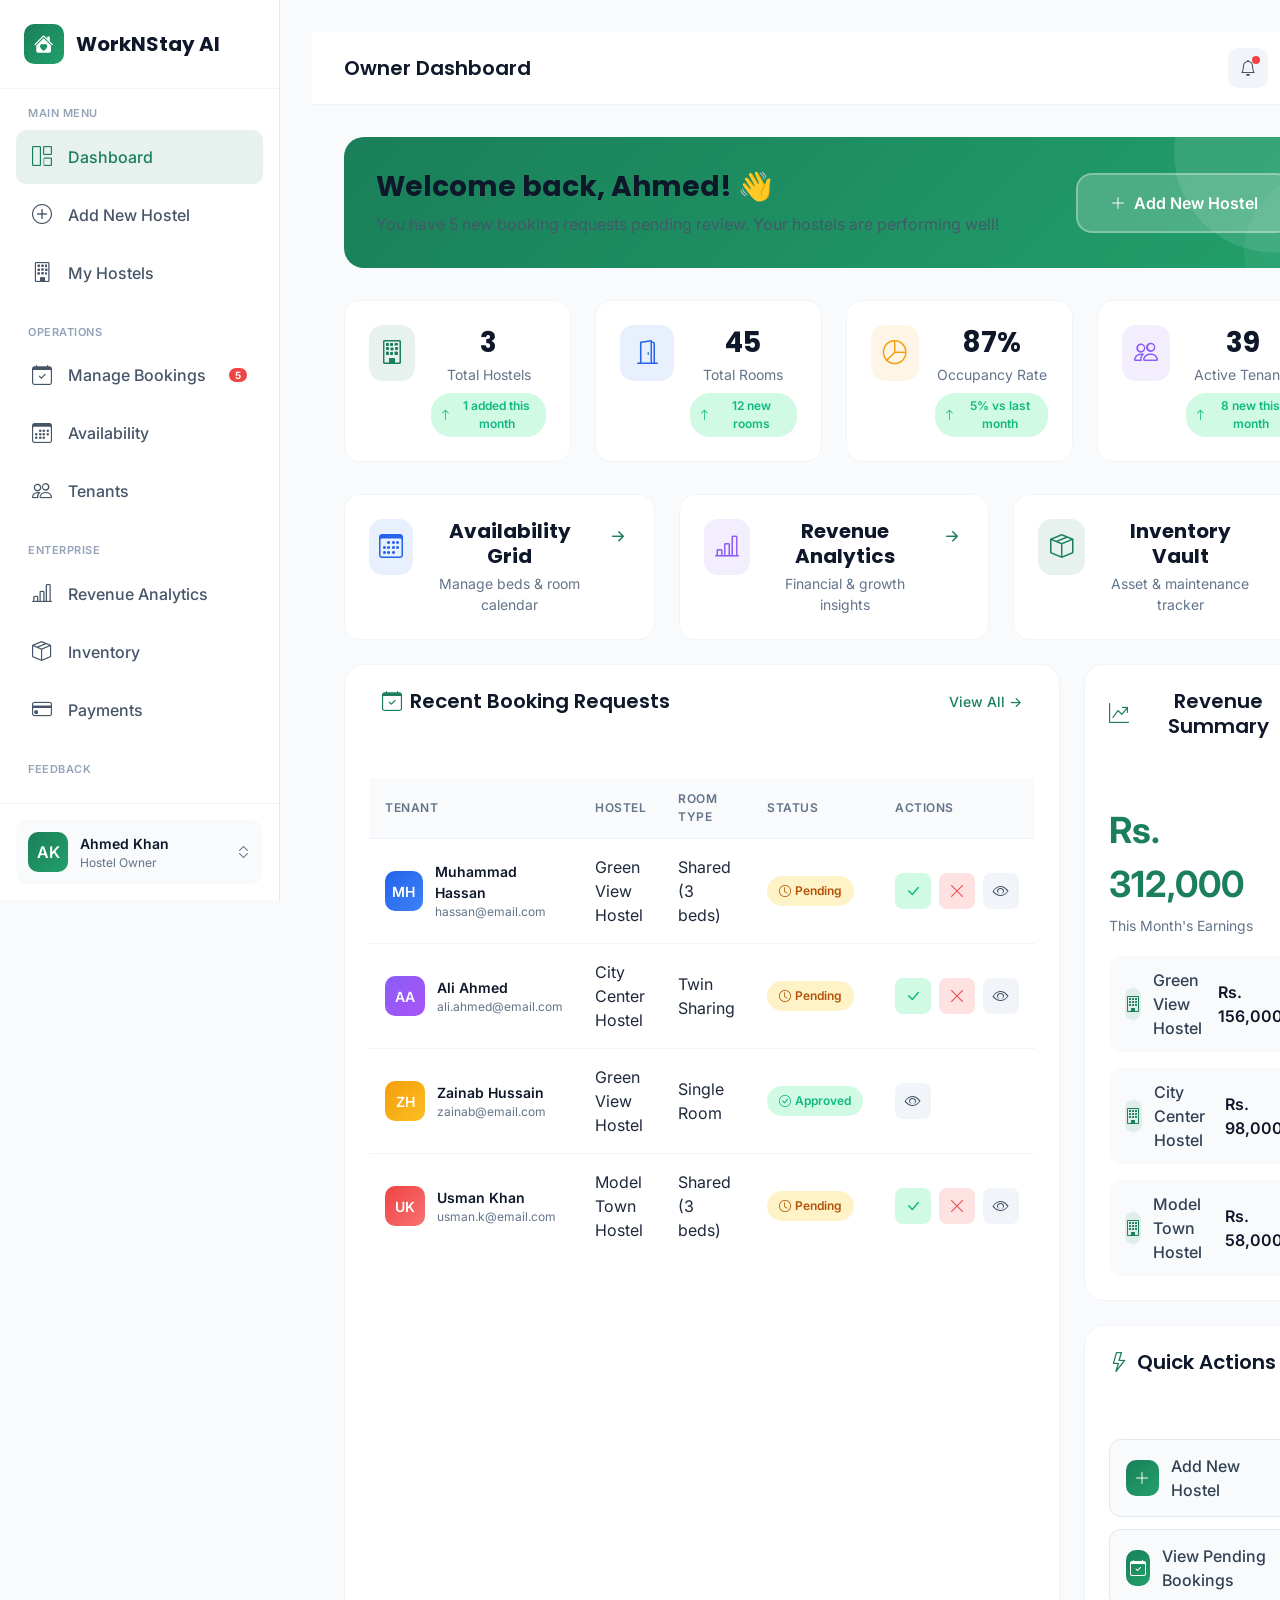
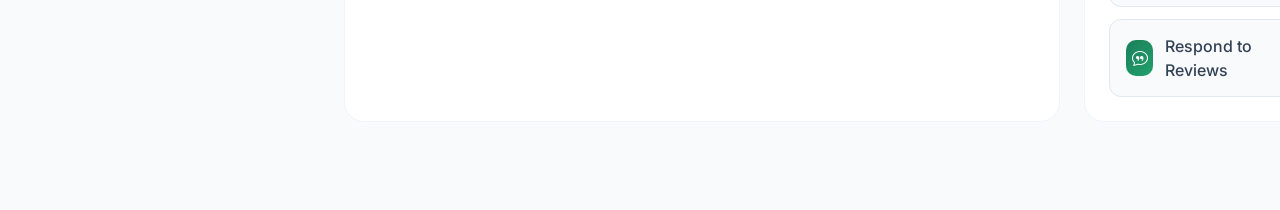
<file: hostel-owner-dashboard.html>
<!DOCTYPE html>
<html lang="en">

<head>
    <meta charset="UTF-8">
    <meta name="viewport" content="width=device-width, initial-scale=1.0">
    <meta name="description"
        content="Manage your hostels, bookings, tenants, and revenue with WorkNStay AI - The smartest hostel management platform in Pakistan">
    <meta name="keywords"
        content="hostel management, property management, tenant management, booking system, Pakistan hostels">
    <meta name="author" content="WorkNStay AI">
    <meta name="robots" content="noindex, nofollow">
    <meta name="theme-color" content="#1a7f5a">

    <!-- Open Graph / Social Media -->
    <meta property="og:type" content="website">
    <meta property="og:title" content="Owner Dashboard - WorkNStay AI">
    <meta property="og:description" content="Manage your hostels, bookings, and tenants with AI-powered insights">
    <meta property="og:site_name" content="WorkNStay AI">

    <title>Owner Dashboard - WorkNStay AI</title>

    <link rel="icon" type="image/svg+xml"
        href="data:image/svg+xml,<svg xmlns='http://www.w3.org/2000/svg' viewBox='0 0 100 100'><text y='.9em' font-size='90'>🏠</text></svg>">
    <link rel="apple-touch-icon" href="assets/icons/apple-touch-icon.png">

    <link rel="preconnect" href="https://fonts.googleapis.com">
    <link rel="preconnect" href="https://fonts.gstatic.com" crossorigin>
    <link
        href="https://fonts.googleapis.com/css2?family=Inter:wght@300;400;500;600;700;800&family=Poppins:wght@500;600;700;800&display=swap"
        rel="stylesheet">

    <link href="https://cdn.jsdelivr.net/npm/bootstrap@5.3.2/dist/css/bootstrap.min.css" rel="stylesheet">
    <link href="https://cdn.jsdelivr.net/npm/bootstrap-icons@1.11.1/font/bootstrap-icons.css" rel="stylesheet">

    <link rel="stylesheet" href="css/style.css">
    <link rel="stylesheet" href="css/components.css">
    <link rel="stylesheet" href="css/animations.css">
</head>

<body>
    <div class="dashboard-wrapper">
        <!-- Sidebar -->
        <aside class="sidebar" id="sidebar">
            <div class="sidebar-header">
                <a href="index.html" class="sidebar-brand">
                    <div class="logo-icon">
                        <i class="bi bi-house-heart-fill"></i>
                    </div>
                    <span>WorkNStay AI</span>
                </a>
            </div>

            <nav class="sidebar-nav">
                <div class="nav-section">
                    <div class="nav-section-title">Main Menu</div>
                    <a href="hostel-owner-dashboard.html" class="nav-item active">
                        <i class="bi bi-grid-1x2"></i>
                        Dashboard
                    </a>
                    <a href="add-hostel.html" class="nav-item">
                        <i class="bi bi-plus-circle"></i>
                        Add New Hostel
                    </a>
                    <a href="manage-hostels.html" class="nav-item">
                        <i class="bi bi-building"></i>
                        My Hostels
                    </a>
                </div>

                <div class="nav-section">
                    <div class="nav-section-title">Operations</div>
                    <a href="manage-bookings.html" class="nav-item">
                        <i class="bi bi-calendar-check"></i>
                        Manage Bookings
                        <span class="badge">5</span>
                    </a>
                    <a href="availability-calendar.html" class="nav-item">
                        <i class="bi bi-calendar3"></i>
                        Availability
                    </a>
                    <a href="tenants.html" class="nav-item">
                        <i class="bi bi-people"></i>
                        Tenants
                    </a>
                </div>

                <div class="nav-section">
                    <div class="nav-section-title">Enterprise</div>
                    <a href="revenue-analytics.html" class="nav-item">
                        <i class="bi bi-bar-chart-line"></i>
                        Revenue Analytics
                    </a>
                    <a href="inventory.html" class="nav-item">
                        <i class="bi bi-box-seam"></i>
                        Inventory
                    </a>
                    <a href="payments.html" class="nav-item">
                        <i class="bi bi-credit-card"></i>
                        Payments
                    </a>
                </div>

                <div class="nav-section">
                    <div class="nav-section-title">Feedback</div>
                    <a href="hostel-reviews.html" class="nav-item">
                        <i class="bi bi-chat-quote"></i>
                        Reviews
                    </a>
                </div>

                <div class="nav-section">
                    <div class="nav-section-title">Settings</div>
                    <a href="#" class="nav-item">
                        <i class="bi bi-person"></i>
                        Profile
                    </a>
                    <a href="#" class="nav-item">
                        <i class="bi bi-gear"></i>
                        Settings
                    </a>
                    <a href="login.html" class="nav-item">
                        <i class="bi bi-box-arrow-left"></i>
                        Logout
                    </a>
                </div>
            </nav>

            <div class="sidebar-footer">
                <div class="user-card">
                    <div class="user-avatar">AK</div>
                    <div class="user-info">
                        <div class="user-name">Ahmed Khan</div>
                        <div class="user-role">Hostel Owner</div>
                    </div>
                    <i class="bi bi-chevron-expand text-muted"></i>
                </div>
            </div>
        </aside>

        <!-- Main Content -->
        <main class="main-content">
            <div class="topbar">
                <div class="topbar-left">
                    <button class="mobile-menu-btn" onclick="toggleSidebar()">
                        <i class="bi bi-list"></i>
                    </button>
                    <h1 class="page-title">Owner Dashboard</h1>
                </div>
                <div class="topbar-right">
                    <button class="topbar-btn">
                        <i class="bi bi-bell"></i>
                        <span class="notification-dot"></span>
                    </button>
                    <button class="topbar-btn">
                        <i class="bi bi-question-circle"></i>
                    </button>
                </div>
            </div>

            <div class="content-area">
                <!-- Welcome Card -->
                <div class="welcome-card fade-in">
                    <div class="welcome-content">
                        <h2 class="welcome-title">Welcome back, Ahmed! 👋</h2>
                        <p class="welcome-text">You have 5 new booking requests pending review. Your hostels are
                            performing well!</p>
                    </div>
                    <a href="add-hostel.html" class="btn-custom btn-lg"
                        style="background: rgba(255,255,255,0.2); color: white; border: 2px solid rgba(255,255,255,0.3);">
                        <i class="bi bi-plus-lg"></i>
                        Add New Hostel
                    </a>
                </div>

                <!-- Stats Grid -->
                <div class="stats-grid">
                    <div class="stat-card fade-in delay-1">
                        <div class="stat-icon green">
                            <i class="bi bi-building"></i>
                        </div>
                        <div class="stat-info">
                            <h3>3</h3>
                            <p>Total Hostels</p>
                            <span class="stat-change positive">
                                <i class="bi bi-arrow-up"></i>
                                1 added this month
                            </span>
                        </div>
                    </div>

                    <div class="stat-card fade-in delay-2">
                        <div class="stat-icon blue">
                            <i class="bi bi-door-open"></i>
                        </div>
                        <div class="stat-info">
                            <h3>45</h3>
                            <p>Total Rooms</p>
                            <span class="stat-change positive">
                                <i class="bi bi-arrow-up"></i>
                                12 new rooms
                            </span>
                        </div>
                    </div>

                    <div class="stat-card fade-in delay-3">
                        <div class="stat-icon orange">
                            <i class="bi bi-pie-chart"></i>
                        </div>
                        <div class="stat-info">
                            <h3>87%</h3>
                            <p>Occupancy Rate</p>
                            <span class="stat-change positive">
                                <i class="bi bi-arrow-up"></i>
                                5% vs last month
                            </span>
                        </div>
                    </div>

                    <div class="stat-card fade-in delay-4">
                        <div class="stat-icon purple">
                            <i class="bi bi-people"></i>
                        </div>
                        <div class="stat-info">
                            <h3>39</h3>
                            <p>Active Tenants</p>
                            <span class="stat-change positive">
                                <i class="bi bi-arrow-up"></i>
                                8 new this month
                            </span>
                        </div>
                    </div>
                </div>

                <!-- Professional Toolkit -->
                <div class="row g-4 mb-4 fade-in delay-5">
                    <div class="col-md-4">
                        <div class="stat-card h-100" style="cursor: pointer; transition: transform 0.2s;"
                            onclick="location.href='availability-calendar.html'">
                            <div class="stat-icon blue">
                                <i class="bi bi-calendar3"></i>
                            </div>
                            <div class="stat-info">
                                <h5 class="fw-bold mb-1">Availability Grid</h5>
                                <p class="text-muted small mb-0">Manage beds & room calendar</p>
                            </div>
                            <div class="ms-auto text-primary">
                                <i class="bi bi-arrow-right-short fs-4"></i>
                            </div>
                        </div>
                    </div>
                    <div class="col-md-4">
                        <div class="stat-card h-100" style="cursor: pointer; transition: transform 0.2s;"
                            onclick="location.href='revenue-analytics.html'">
                            <div class="stat-icon purple">
                                <i class="bi bi-bar-chart-line"></i>
                            </div>
                            <div class="stat-info">
                                <h5 class="fw-bold mb-1">Revenue Analytics</h5>
                                <p class="text-muted small mb-0">Financial & growth insights</p>
                            </div>
                            <div class="ms-auto text-primary">
                                <i class="bi bi-arrow-right-short fs-4"></i>
                            </div>
                        </div>
                    </div>
                    <div class="col-md-4">
                        <div class="stat-card h-100" style="cursor: pointer; transition: transform 0.2s;"
                            onclick="location.href='inventory.html'">
                            <div class="stat-icon green">
                                <i class="bi bi-box-seam"></i>
                            </div>
                            <div class="stat-info">
                                <h5 class="fw-bold mb-1">Inventory Vault</h5>
                                <p class="text-muted small mb-0">Asset & maintenance tracker</p>
                            </div>
                            <div class="ms-auto text-primary">
                                <i class="bi bi-arrow-right-short fs-4"></i>
                            </div>
                        </div>
                    </div>
                </div>

                <!-- Content Grid -->
                <div class="content-grid">
                    <!-- Booking Requests -->
                    <div class="content-card fade-in">
                        <div class="section-header">
                            <h5>
                                <i class="bi bi-calendar-check text-primary"></i>
                                Recent Booking Requests
                            </h5>
                            <a href="manage-bookings.html" class="section-link">View All →</a>
                        </div>

                        <table class="booking-table">
                            <thead>
                                <tr>
                                    <th>Tenant</th>
                                    <th>Hostel</th>
                                    <th>Room Type</th>
                                    <th>Status</th>
                                    <th>Actions</th>
                                </tr>
                            </thead>
                            <tbody>
                                <tr>
                                    <td>
                                        <div class="tenant-info">
                                            <div class="tenant-avatar">MH</div>
                                            <div>
                                                <div class="tenant-name">Muhammad Hassan</div>
                                                <div class="tenant-email">hassan@email.com</div>
                                            </div>
                                        </div>
                                    </td>
                                    <td>Green View Hostel</td>
                                    <td>Shared (3 beds)</td>
                                    <td><span class="status-badge pending"><i class="bi bi-clock"></i> Pending</span>
                                    </td>
                                    <td>
                                        <div class="action-btns">
                                            <button class="action-btn approve" title="Approve"><i
                                                    class="bi bi-check-lg"></i></button>
                                            <button class="action-btn reject" title="Reject"><i
                                                    class="bi bi-x-lg"></i></button>
                                            <button class="action-btn view" title="View Details"><i
                                                    class="bi bi-eye"></i></button>
                                        </div>
                                    </td>
                                </tr>
                                <tr>
                                    <td>
                                        <div class="tenant-info">
                                            <div class="tenant-avatar"
                                                style="background: linear-gradient(135deg, #8b5cf6, #a855f7);">AA</div>
                                            <div>
                                                <div class="tenant-name">Ali Ahmed</div>
                                                <div class="tenant-email">ali.ahmed@email.com</div>
                                            </div>
                                        </div>
                                    </td>
                                    <td>City Center Hostel</td>
                                    <td>Twin Sharing</td>
                                    <td><span class="status-badge pending"><i class="bi bi-clock"></i> Pending</span>
                                    </td>
                                    <td>
                                        <div class="action-btns">
                                            <button class="action-btn approve" title="Approve"><i
                                                    class="bi bi-check-lg"></i></button>
                                            <button class="action-btn reject" title="Reject"><i
                                                    class="bi bi-x-lg"></i></button>
                                            <button class="action-btn view" title="View Details"><i
                                                    class="bi bi-eye"></i></button>
                                        </div>
                                    </td>
                                </tr>
                                <tr>
                                    <td>
                                        <div class="tenant-info">
                                            <div class="tenant-avatar"
                                                style="background: linear-gradient(135deg, #f59e0b, #fbbf24);">ZH</div>
                                            <div>
                                                <div class="tenant-name">Zainab Hussain</div>
                                                <div class="tenant-email">zainab@email.com</div>
                                            </div>
                                        </div>
                                    </td>
                                    <td>Green View Hostel</td>
                                    <td>Single Room</td>
                                    <td><span class="status-badge approved"><i class="bi bi-check-circle"></i>
                                            Approved</span></td>
                                    <td>
                                        <div class="action-btns">
                                            <button class="action-btn view" title="View Details"><i
                                                    class="bi bi-eye"></i></button>
                                        </div>
                                    </td>
                                </tr>
                                <tr>
                                    <td>
                                        <div class="tenant-info">
                                            <div class="tenant-avatar"
                                                style="background: linear-gradient(135deg, #ef4444, #f87171);">UK</div>
                                            <div>
                                                <div class="tenant-name">Usman Khan</div>
                                                <div class="tenant-email">usman.k@email.com</div>
                                            </div>
                                        </div>
                                    </td>
                                    <td>Model Town Hostel</td>
                                    <td>Shared (3 beds)</td>
                                    <td><span class="status-badge pending"><i class="bi bi-clock"></i> Pending</span>
                                    </td>
                                    <td>
                                        <div class="action-btns">
                                            <button class="action-btn approve" title="Approve"><i
                                                    class="bi bi-check-lg"></i></button>
                                            <button class="action-btn reject" title="Reject"><i
                                                    class="bi bi-x-lg"></i></button>
                                            <button class="action-btn view" title="View Details"><i
                                                    class="bi bi-eye"></i></button>
                                        </div>
                                    </td>
                                </tr>
                            </tbody>
                        </table>
                    </div>

                    <!-- Revenue Summary -->
                    <div class="fade-in delay-2">
                        <div class="content-card revenue-card">
                            <div class="section-header">
                                <h5>
                                    <i class="bi bi-graph-up-arrow text-primary"></i>
                                    Revenue Summary
                                </h5>
                            </div>
                            <div class="revenue-amount">Rs. 312,000</div>
                            <div class="revenue-label">This Month's Earnings</div>

                            <div class="revenue-breakdown">
                                <div class="revenue-item">
                                    <div class="revenue-item-label">
                                        <i class="bi bi-building"></i>
                                        Green View Hostel
                                    </div>
                                    <div class="revenue-item-value">Rs. 156,000</div>
                                </div>
                                <div class="revenue-item">
                                    <div class="revenue-item-label">
                                        <i class="bi bi-building"></i>
                                        City Center Hostel
                                    </div>
                                    <div class="revenue-item-value">Rs. 98,000</div>
                                </div>
                                <div class="revenue-item">
                                    <div class="revenue-item-label">
                                        <i class="bi bi-building"></i>
                                        Model Town Hostel
                                    </div>
                                    <div class="revenue-item-value">Rs. 58,000</div>
                                </div>
                            </div>
                        </div>

                        <div class="content-card">
                            <div class="section-header">
                                <h5>
                                    <i class="bi bi-lightning text-primary"></i>
                                    Quick Actions
                                </h5>
                            </div>
                            <div class="quick-actions">
                                <a href="add-hostel.html" class="quick-action-btn">
                                    <i class="bi bi-plus-lg"></i>
                                    Add New Hostel
                                </a>
                                <a href="manage-bookings.html" class="quick-action-btn">
                                    <i class="bi bi-calendar-check"></i>
                                    View Pending Bookings
                                </a>
                                <a href="hostel-reviews.html" class="quick-action-btn">
                                    <i class="bi bi-chat-quote"></i>
                                    Respond to Reviews
                                </a>
                            </div>
                        </div>
                    </div>
                </div>
            </div>
        </main>
    </div>

    <!-- Mobile Bottom Navigation -->
    <nav class="mobile-bottom-nav">
        <div class="nav-container">
            <a href="hostel-owner-dashboard.html" class="mobile-nav-item active">
                <i class="bi bi-grid-1x2-fill"></i>
                <span>Dashboard</span>
            </a>
            <a href="manage-bookings.html" class="mobile-nav-item">
                <i class="bi bi-calendar-check"></i>
                <span>Bookings</span>
                <span class="nav-badge">5</span>
            </a>
            <a href="add-hostel.html" class="mobile-nav-item">
                <i class="bi bi-plus-circle"></i>
                <span>Add</span>
            </a>
            <a href="hostel-reviews.html" class="mobile-nav-item">
                <i class="bi bi-chat-quote"></i>
                <span>Reviews</span>
            </a>
            <a href="student-hostel-dashboard.html" class="mobile-nav-item">
                <i class="bi bi-person"></i>
                <span>Student</span>
            </a>
        </div>
    </nav>

    <!-- Floating Action Button -->
    <a href="add-hostel.html" class="fab-btn" title="Add New Hostel">
        <i class="bi bi-plus-lg"></i>
    </a>

    <!-- Bootstrap JS -->
    <script src="https://cdn.jsdelivr.net/npm/bootstrap@5.3.2/dist/js/bootstrap.bundle.min.js"></script>
    <script src="js/main.js"></script>
    <script src="js/hostel-owner.js"></script>
</body>

</html>
</file>
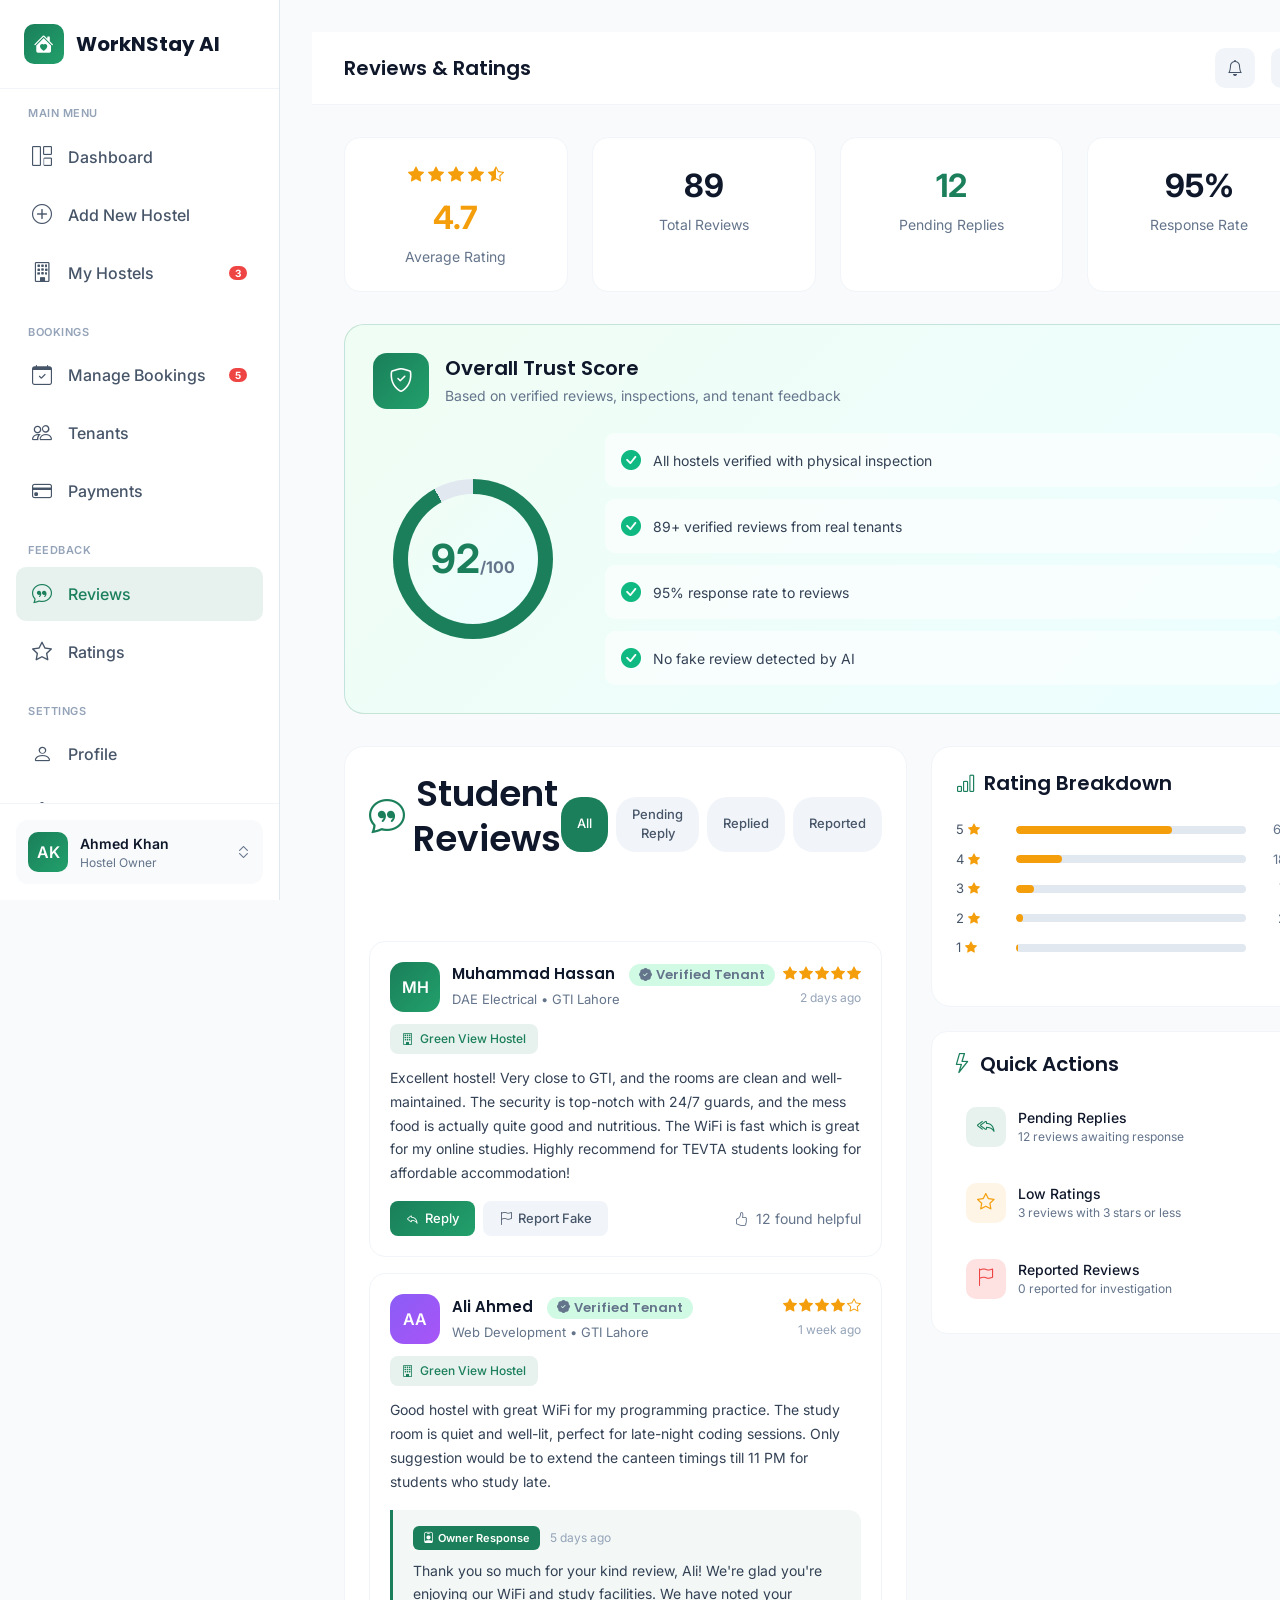
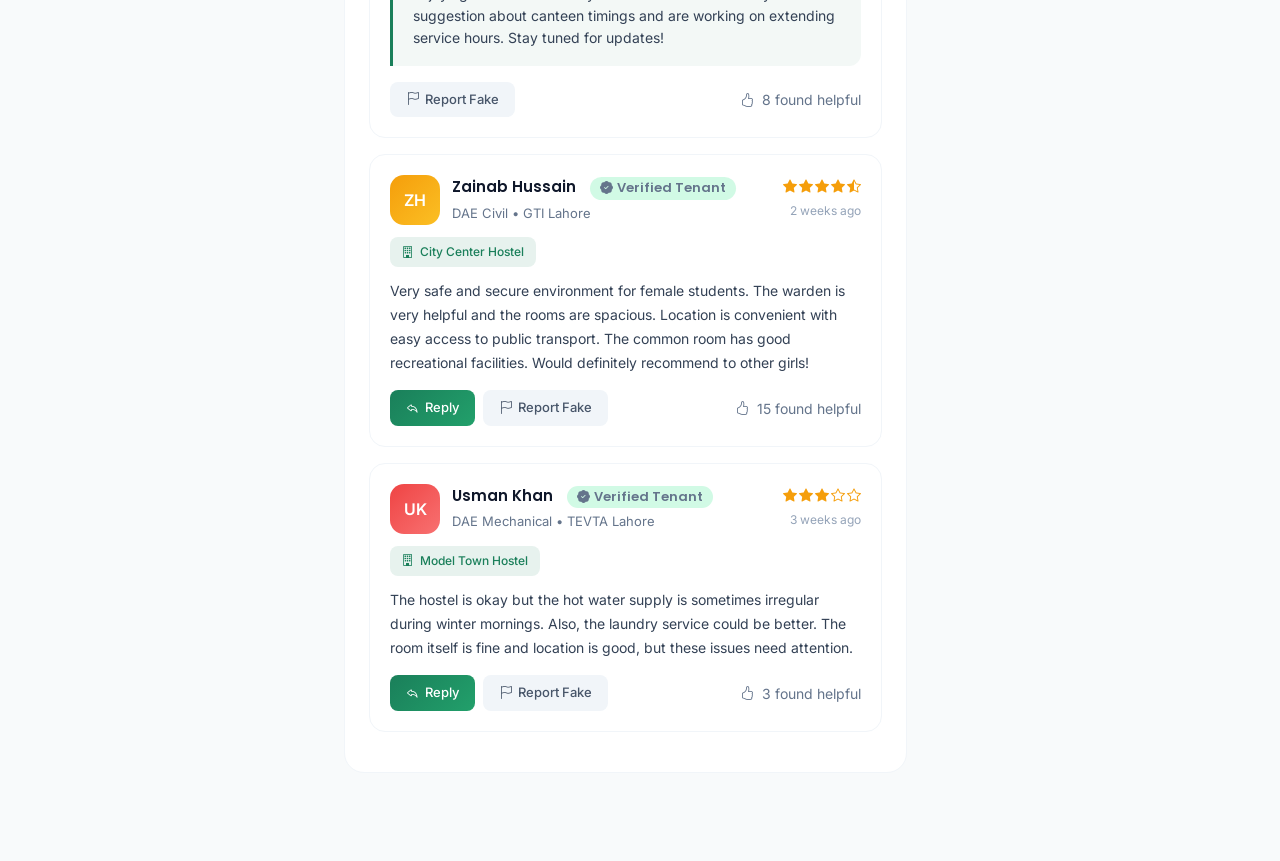
<file: hostel-reviews.html>
<!DOCTYPE html>
<html lang="en">

<head>
    <meta charset="UTF-8">
    <meta name="viewport" content="width=device-width, initial-scale=1.0">
    <meta name="description" content="Hostel Reviews - WorkNStay AI">
    <title>Reviews - WorkNStay AI</title>

    <link rel="icon" type="image/svg+xml"
        href="data:image/svg+xml,<svg xmlns='http://www.w3.org/2000/svg' viewBox='0 0 100 100'><text y='.9em' font-size='90'>🏠</text></svg>">

    <link rel="preconnect" href="https://fonts.googleapis.com">
    <link rel="preconnect" href="https://fonts.gstatic.com" crossorigin>
    <link
        href="https://fonts.googleapis.com/css2?family=Inter:wght@300;400;500;600;700;800&family=Poppins:wght@500;600;700;800&display=swap"
        rel="stylesheet">

    <link href="https://cdn.jsdelivr.net/npm/bootstrap@5.3.2/dist/css/bootstrap.min.css" rel="stylesheet">
    <link href="https://cdn.jsdelivr.net/npm/bootstrap-icons@1.11.1/font/bootstrap-icons.css" rel="stylesheet">

    <link rel="stylesheet" href="css/style.css">
    <link rel="stylesheet" href="css/components.css">
    <link rel="stylesheet" href="css/animations.css">

    <style>
        .content-grid {
            grid-template-columns: 1fr 380px;
        }

        @media (max-width: 1200px) {
            .content-grid {
                grid-template-columns: 1fr;
            }
        }
    </style>
</head>

<body>
    <div class="dashboard-wrapper">
        <!-- Sidebar -->
        <aside class="sidebar" id="sidebar">
            <div class="sidebar-header">
                <a href="index.html" class="sidebar-brand">
                    <div class="logo-icon">
                        <i class="bi bi-house-heart-fill"></i>
                    </div>
                    <span>WorkNStay AI</span>
                </a>
            </div>

            <nav class="sidebar-nav">
                <div class="nav-section">
                    <div class="nav-section-title">Main Menu</div>
                    <a href="hostel-owner-dashboard.html" class="nav-item">
                        <i class="bi bi-grid-1x2"></i>
                        Dashboard
                    </a>
                    <a href="add-hostel.html" class="nav-item">
                        <i class="bi bi-plus-circle"></i>
                        Add New Hostel
                    </a>
                    <a href="manage-hostels.html" class="nav-item">
                        <i class="bi bi-building"></i>
                        My Hostels
                        <span class="badge">3</span>
                    </a>
                </div>

                <div class="nav-section">
                    <div class="nav-section-title">Bookings</div>
                    <a href="manage-bookings.html" class="nav-item">
                        <i class="bi bi-calendar-check"></i>
                        Manage Bookings
                        <span class="badge">5</span>
                    </a>
                    <a href="tenants.html" class="nav-item">
                        <i class="bi bi-people"></i>
                        Tenants
                    </a>
                    <a href="payments.html" class="nav-item">
                        <i class="bi bi-credit-card"></i>
                        Payments
                    </a>
                </div>

                <div class="nav-section">
                    <div class="nav-section-title">Feedback</div>
                    <a href="hostel-reviews.html" class="nav-item active">
                        <i class="bi bi-chat-quote"></i>
                        Reviews
                    </a>
                    <a href="#" class="nav-item">
                        <i class="bi bi-star"></i>
                        Ratings
                    </a>
                </div>

                <div class="nav-section">
                    <div class="nav-section-title">Settings</div>
                    <a href="#" class="nav-item">
                        <i class="bi bi-person"></i>
                        Profile
                    </a>
                    <a href="#" class="nav-item">
                        <i class="bi bi-gear"></i>
                        Settings
                    </a>
                    <a href="login.html" class="nav-item">
                        <i class="bi bi-box-arrow-left"></i>
                        Logout
                    </a>
                </div>
            </nav>

            <div class="sidebar-footer">
                <div class="user-card">
                    <div class="user-avatar">AK</div>
                    <div class="user-info">
                        <div class="user-name">Ahmed Khan</div>
                        <div class="user-role">Hostel Owner</div>
                    </div>
                    <i class="bi bi-chevron-expand text-muted"></i>
                </div>
            </div>
        </aside>

        <!-- Main Content -->
        <main class="main-content">
            <div class="topbar">
                <div class="topbar-left">
                    <button class="mobile-menu-btn" onclick="toggleSidebar()">
                        <i class="bi bi-list"></i>
                    </button>
                    <h1 class="page-title">Reviews & Ratings</h1>
                </div>
                <div class="topbar-right">
                    <button class="topbar-btn">
                        <i class="bi bi-bell"></i>
                    </button>
                    <button class="topbar-btn">
                        <i class="bi bi-question-circle"></i>
                    </button>
                </div>
            </div>

            <div class="content-area">
                <!-- Review Stats -->
                <div class="review-stats fade-in">
                    <div class="review-stat-card">
                        <div class="review-stat-stars">
                            <i class="bi bi-star-fill"></i>
                            <i class="bi bi-star-fill"></i>
                            <i class="bi bi-star-fill"></i>
                            <i class="bi bi-star-fill"></i>
                            <i class="bi bi-star-half"></i>
                        </div>
                        <div class="review-stat-value gold">4.7</div>
                        <div class="review-stat-label">Average Rating</div>
                    </div>
                    <div class="review-stat-card">
                        <div class="review-stat-value">89</div>
                        <div class="review-stat-label">Total Reviews</div>
                    </div>
                    <div class="review-stat-card">
                        <div class="review-stat-value green">12</div>
                        <div class="review-stat-label">Pending Replies</div>
                    </div>
                    <div class="review-stat-card">
                        <div class="review-stat-value">95%</div>
                        <div class="review-stat-label">Response Rate</div>
                    </div>
                </div>

                <!-- Trust Score Card -->
                <div class="trust-card fade-in delay-1">
                    <div class="trust-header">
                        <div class="trust-icon">
                            <i class="bi bi-shield-check"></i>
                        </div>
                        <div>
                            <h2 class="trust-title">Overall Trust Score</h2>
                            <p class="trust-subtitle">Based on verified reviews, inspections, and tenant feedback</p>
                        </div>
                    </div>
                    <div class="trust-content">
                        <div class="trust-score-circle">
                            <div class="trust-score-value">92<span>/100</span></div>
                        </div>
                        <div class="trust-breakdown">
                            <div class="trust-item">
                                <i class="bi bi-check-circle-fill"></i>
                                <span>All hostels verified with physical inspection</span>
                            </div>
                            <div class="trust-item">
                                <i class="bi bi-check-circle-fill"></i>
                                <span>89+ verified reviews from real tenants</span>
                            </div>
                            <div class="trust-item">
                                <i class="bi bi-check-circle-fill"></i>
                                <span>95% response rate to reviews</span>
                            </div>
                            <div class="trust-item">
                                <i class="bi bi-check-circle-fill"></i>
                                <span>No fake review detected by AI</span>
                            </div>
                        </div>
                    </div>
                </div>

                <!-- Content Grid -->
                <div class="content-grid">
                    <!-- Reviews List -->
                    <div class="reviews-main">
                        <div class="content-card fade-in delay-2">
                            <div class="section-header">
                                <h2 class="section-title">
                                    <i class="bi bi-chat-quote text-primary"></i>
                                    Student Reviews
                                </h2>
                                <div class="filter-pills">
                                    <button class="filter-pill active">All</button>
                                    <button class="filter-pill">Pending Reply</button>
                                    <button class="filter-pill">Replied</button>
                                    <button class="filter-pill">Reported</button>
                                </div>
                            </div>

                            <!-- Review 1 - Needs Reply -->
                            <div class="review-card" id="review1">
                                <div class="review-header">
                                    <div class="review-user">
                                        <div class="review-avatar">MH</div>
                                        <div class="review-user-info">
                                            <h6>
                                                Muhammad Hassan
                                                <span class="verified-badge">
                                                    <i class="bi bi-patch-check-fill"></i>
                                                    Verified Tenant
                                                </span>
                                            </h6>
                                            <span>DAE Electrical • GTI Lahore</span>
                                        </div>
                                    </div>
                                    <div class="review-meta">
                                        <div class="review-rating">
                                            <i class="bi bi-star-fill"></i>
                                            <i class="bi bi-star-fill"></i>
                                            <i class="bi bi-star-fill"></i>
                                            <i class="bi bi-star-fill"></i>
                                            <i class="bi bi-star-fill"></i>
                                        </div>
                                        <span class="review-date">2 days ago</span>
                                    </div>
                                </div>

                                <span class="review-hostel">
                                    <i class="bi bi-building"></i>
                                    Green View Hostel
                                </span>

                                <p class="review-text">
                                    Excellent hostel! Very close to GTI, and the rooms are clean and well-maintained.
                                    The security is top-notch with 24/7 guards, and the mess food is actually quite good
                                    and nutritious. The WiFi is fast which is great for my online studies. Highly
                                    recommend for TEVTA students looking for affordable accommodation!
                                </p>

                                <div class="review-footer">
                                    <div class="review-actions">
                                        <button class="review-action-btn reply" onclick="toggleReplyForm('review1')">
                                            <i class="bi bi-reply"></i>
                                            Reply
                                        </button>
                                        <button class="review-action-btn report">
                                            <i class="bi bi-flag"></i>
                                            Report Fake
                                        </button>
                                    </div>
                                    <div class="review-helpful">
                                        <i class="bi bi-hand-thumbs-up"></i>
                                        <span>12 found helpful</span>
                                    </div>
                                </div>

                                <div class="reply-form" id="replyForm-review1">
                                    <textarea class="reply-textarea"
                                        placeholder="Write your reply to this review..."></textarea>
                                    <div class="reply-actions">
                                        <button class="reply-btn cancel"
                                            onclick="toggleReplyForm('review1')">Cancel</button>
                                        <button class="reply-btn submit" onclick="submitReply('review1')">Post
                                            Reply</button>
                                    </div>
                                </div>
                            </div>

                            <!-- Review 2 - With Reply -->
                            <div class="review-card">
                                <div class="review-header">
                                    <div class="review-user">
                                        <div class="review-avatar"
                                            style="background: linear-gradient(135deg, #8b5cf6, #a855f7);">AA</div>
                                        <div class="review-user-info">
                                            <h6>
                                                Ali Ahmed
                                                <span class="verified-badge">
                                                    <i class="bi bi-patch-check-fill"></i>
                                                    Verified Tenant
                                                </span>
                                            </h6>
                                            <span>Web Development • GTI Lahore</span>
                                        </div>
                                    </div>
                                    <div class="review-meta">
                                        <div class="review-rating">
                                            <i class="bi bi-star-fill"></i>
                                            <i class="bi bi-star-fill"></i>
                                            <i class="bi bi-star-fill"></i>
                                            <i class="bi bi-star-fill"></i>
                                            <i class="bi bi-star"></i>
                                        </div>
                                        <span class="review-date">1 week ago</span>
                                    </div>
                                </div>

                                <span class="review-hostel">
                                    <i class="bi bi-building"></i>
                                    Green View Hostel
                                </span>

                                <p class="review-text">
                                    Good hostel with great WiFi for my programming practice. The study room is quiet and
                                    well-lit, perfect for late-night coding sessions. Only suggestion would be to extend
                                    the canteen timings till 11 PM for students who study late.
                                </p>

                                <div class="owner-reply">
                                    <div class="owner-reply-header">
                                        <span class="owner-reply-badge">
                                            <i class="bi bi-person-badge"></i>
                                            Owner Response
                                        </span>
                                        <span class="owner-reply-date">5 days ago</span>
                                    </div>
                                    <p class="owner-reply-text">
                                        Thank you so much for your kind review, Ali! We're glad you're enjoying our WiFi
                                        and study facilities. We have noted your suggestion about canteen timings and
                                        are working on extending service hours. Stay tuned for updates!
                                    </p>
                                </div>

                                <div class="review-footer" style="margin-top: 16px;">
                                    <div class="review-actions">
                                        <button class="review-action-btn report">
                                            <i class="bi bi-flag"></i>
                                            Report Fake
                                        </button>
                                    </div>
                                    <div class="review-helpful">
                                        <i class="bi bi-hand-thumbs-up"></i>
                                        <span>8 found helpful</span>
                                    </div>
                                </div>
                            </div>

                            <!-- Review 3 - Needs Reply -->
                            <div class="review-card" id="review3">
                                <div class="review-header">
                                    <div class="review-user">
                                        <div class="review-avatar"
                                            style="background: linear-gradient(135deg, #f59e0b, #fbbf24);">ZH</div>
                                        <div class="review-user-info">
                                            <h6>
                                                Zainab Hussain
                                                <span class="verified-badge">
                                                    <i class="bi bi-patch-check-fill"></i>
                                                    Verified Tenant
                                                </span>
                                            </h6>
                                            <span>DAE Civil • GTI Lahore</span>
                                        </div>
                                    </div>
                                    <div class="review-meta">
                                        <div class="review-rating">
                                            <i class="bi bi-star-fill"></i>
                                            <i class="bi bi-star-fill"></i>
                                            <i class="bi bi-star-fill"></i>
                                            <i class="bi bi-star-fill"></i>
                                            <i class="bi bi-star-half"></i>
                                        </div>
                                        <span class="review-date">2 weeks ago</span>
                                    </div>
                                </div>

                                <span class="review-hostel">
                                    <i class="bi bi-building"></i>
                                    City Center Hostel
                                </span>

                                <p class="review-text">
                                    Very safe and secure environment for female students. The warden is very helpful and
                                    the rooms are spacious. Location is convenient with easy access to public transport.
                                    The common room has good recreational facilities. Would definitely recommend to
                                    other girls!
                                </p>

                                <div class="review-footer">
                                    <div class="review-actions">
                                        <button class="review-action-btn reply" onclick="toggleReplyForm('review3')">
                                            <i class="bi bi-reply"></i>
                                            Reply
                                        </button>
                                        <button class="review-action-btn report">
                                            <i class="bi bi-flag"></i>
                                            Report Fake
                                        </button>
                                    </div>
                                    <div class="review-helpful">
                                        <i class="bi bi-hand-thumbs-up"></i>
                                        <span>15 found helpful</span>
                                    </div>
                                </div>

                                <div class="reply-form" id="replyForm-review3">
                                    <textarea class="reply-textarea"
                                        placeholder="Write your reply to this review..."></textarea>
                                    <div class="reply-actions">
                                        <button class="reply-btn cancel"
                                            onclick="toggleReplyForm('review3')">Cancel</button>
                                        <button class="reply-btn submit" onclick="submitReply('review3')">Post
                                            Reply</button>
                                    </div>
                                </div>
                            </div>

                            <!-- Review 4 - Lower Rating -->
                            <div class="review-card" id="review4">
                                <div class="review-header">
                                    <div class="review-user">
                                        <div class="review-avatar"
                                            style="background: linear-gradient(135deg, #ef4444, #f87171);">UK</div>
                                        <div class="review-user-info">
                                            <h6>
                                                Usman Khan
                                                <span class="verified-badge">
                                                    <i class="bi bi-patch-check-fill"></i>
                                                    Verified Tenant
                                                </span>
                                            </h6>
                                            <span>DAE Mechanical • TEVTA Lahore</span>
                                        </div>
                                    </div>
                                    <div class="review-meta">
                                        <div class="review-rating">
                                            <i class="bi bi-star-fill"></i>
                                            <i class="bi bi-star-fill"></i>
                                            <i class="bi bi-star-fill"></i>
                                            <i class="bi bi-star"></i>
                                            <i class="bi bi-star"></i>
                                        </div>
                                        <span class="review-date">3 weeks ago</span>
                                    </div>
                                </div>

                                <span class="review-hostel">
                                    <i class="bi bi-building"></i>
                                    Model Town Hostel
                                </span>

                                <p class="review-text">
                                    The hostel is okay but the hot water supply is sometimes irregular during winter
                                    mornings. Also, the laundry service could be better. The room itself is fine and
                                    location is good, but these issues need attention.
                                </p>

                                <div class="review-footer">
                                    <div class="review-actions">
                                        <button class="review-action-btn reply" onclick="toggleReplyForm('review4')">
                                            <i class="bi bi-reply"></i>
                                            Reply
                                        </button>
                                        <button class="review-action-btn report">
                                            <i class="bi bi-flag"></i>
                                            Report Fake
                                        </button>
                                    </div>
                                    <div class="review-helpful">
                                        <i class="bi bi-hand-thumbs-up"></i>
                                        <span>3 found helpful</span>
                                    </div>
                                </div>

                                <div class="reply-form" id="replyForm-review4">
                                    <textarea class="reply-textarea"
                                        placeholder="Write your reply to this review..."></textarea>
                                    <div class="reply-actions">
                                        <button class="reply-btn cancel"
                                            onclick="toggleReplyForm('review4')">Cancel</button>
                                        <button class="reply-btn submit" onclick="submitReply('review4')">Post
                                            Reply</button>
                                    </div>
                                </div>
                            </div>
                        </div>
                    </div>

                    <!-- Sidebar -->
                    <div class="reviews-sidebar">
                        <!-- Rating Breakdown -->
                        <div class="content-card fade-in delay-3">
                            <h5 class="mb-4" style="font-weight: 600;"><i
                                    class="bi bi-bar-chart text-primary me-2"></i>Rating Breakdown</h5>
                            <div class="rating-breakdown">
                                <div class="rating-bar-item">
                                    <span class="rating-bar-label">5 <i class="bi bi-star-fill"></i></span>
                                    <div class="rating-bar-track">
                                        <div class="rating-bar-fill" style="width: 68%"></div>
                                    </div>
                                    <span class="rating-bar-count">61</span>
                                </div>
                                <div class="rating-bar-item">
                                    <span class="rating-bar-label">4 <i class="bi bi-star-fill"></i></span>
                                    <div class="rating-bar-track">
                                        <div class="rating-bar-fill" style="width: 20%"></div>
                                    </div>
                                    <span class="rating-bar-count">18</span>
                                </div>
                                <div class="rating-bar-item">
                                    <span class="rating-bar-label">3 <i class="bi bi-star-fill"></i></span>
                                    <div class="rating-bar-track">
                                        <div class="rating-bar-fill" style="width: 8%"></div>
                                    </div>
                                    <span class="rating-bar-count">7</span>
                                </div>
                                <div class="rating-bar-item">
                                    <span class="rating-bar-label">2 <i class="bi bi-star-fill"></i></span>
                                    <div class="rating-bar-track">
                                        <div class="rating-bar-fill" style="width: 3%"></div>
                                    </div>
                                    <span class="rating-bar-count">2</span>
                                </div>
                                <div class="rating-bar-item">
                                    <span class="rating-bar-label">1 <i class="bi bi-star-fill"></i></span>
                                    <div class="rating-bar-track">
                                        <div class="rating-bar-fill" style="width: 1%"></div>
                                    </div>
                                    <span class="rating-bar-count">1</span>
                                </div>
                            </div>
                        </div>

                        <!-- Quick Actions -->
                        <div class="quick-actions-card fade-in delay-4">
                            <h5 class="mb-3" style="font-weight: 600;"><i
                                    class="bi bi-lightning text-primary me-2"></i>Quick Actions</h5>

                            <div class="quick-action-item">
                                <div class="quick-action-icon green">
                                    <i class="bi bi-reply-all"></i>
                                </div>
                                <div class="quick-action-info">
                                    <div class="quick-action-title">Pending Replies</div>
                                    <div class="quick-action-count">12 reviews awaiting response</div>
                                </div>
                            </div>

                            <div class="quick-action-item">
                                <div class="quick-action-icon orange">
                                    <i class="bi bi-star"></i>
                                </div>
                                <div class="quick-action-info">
                                    <div class="quick-action-title">Low Ratings</div>
                                    <div class="quick-action-count">3 reviews with 3 stars or less</div>
                                </div>
                            </div>

                            <div class="quick-action-item">
                                <div class="quick-action-icon red">
                                    <i class="bi bi-flag"></i>
                                </div>
                                <div class="quick-action-info">
                                    <div class="quick-action-title">Reported Reviews</div>
                                    <div class="quick-action-count">0 reported for investigation</div>
                                </div>
                            </div>
                        </div>
                    </div>
                </div>
            </div>
        </main>
    </div>

    <!-- Bootstrap JS -->
    <script src="https://cdn.jsdelivr.net/npm/bootstrap@5.3.2/dist/js/bootstrap.bundle.min.js"></script>
    <script src="js/main.js"></script>
    <script src="js/hostel-owner.js"></script>
</body>

</html>
</file>
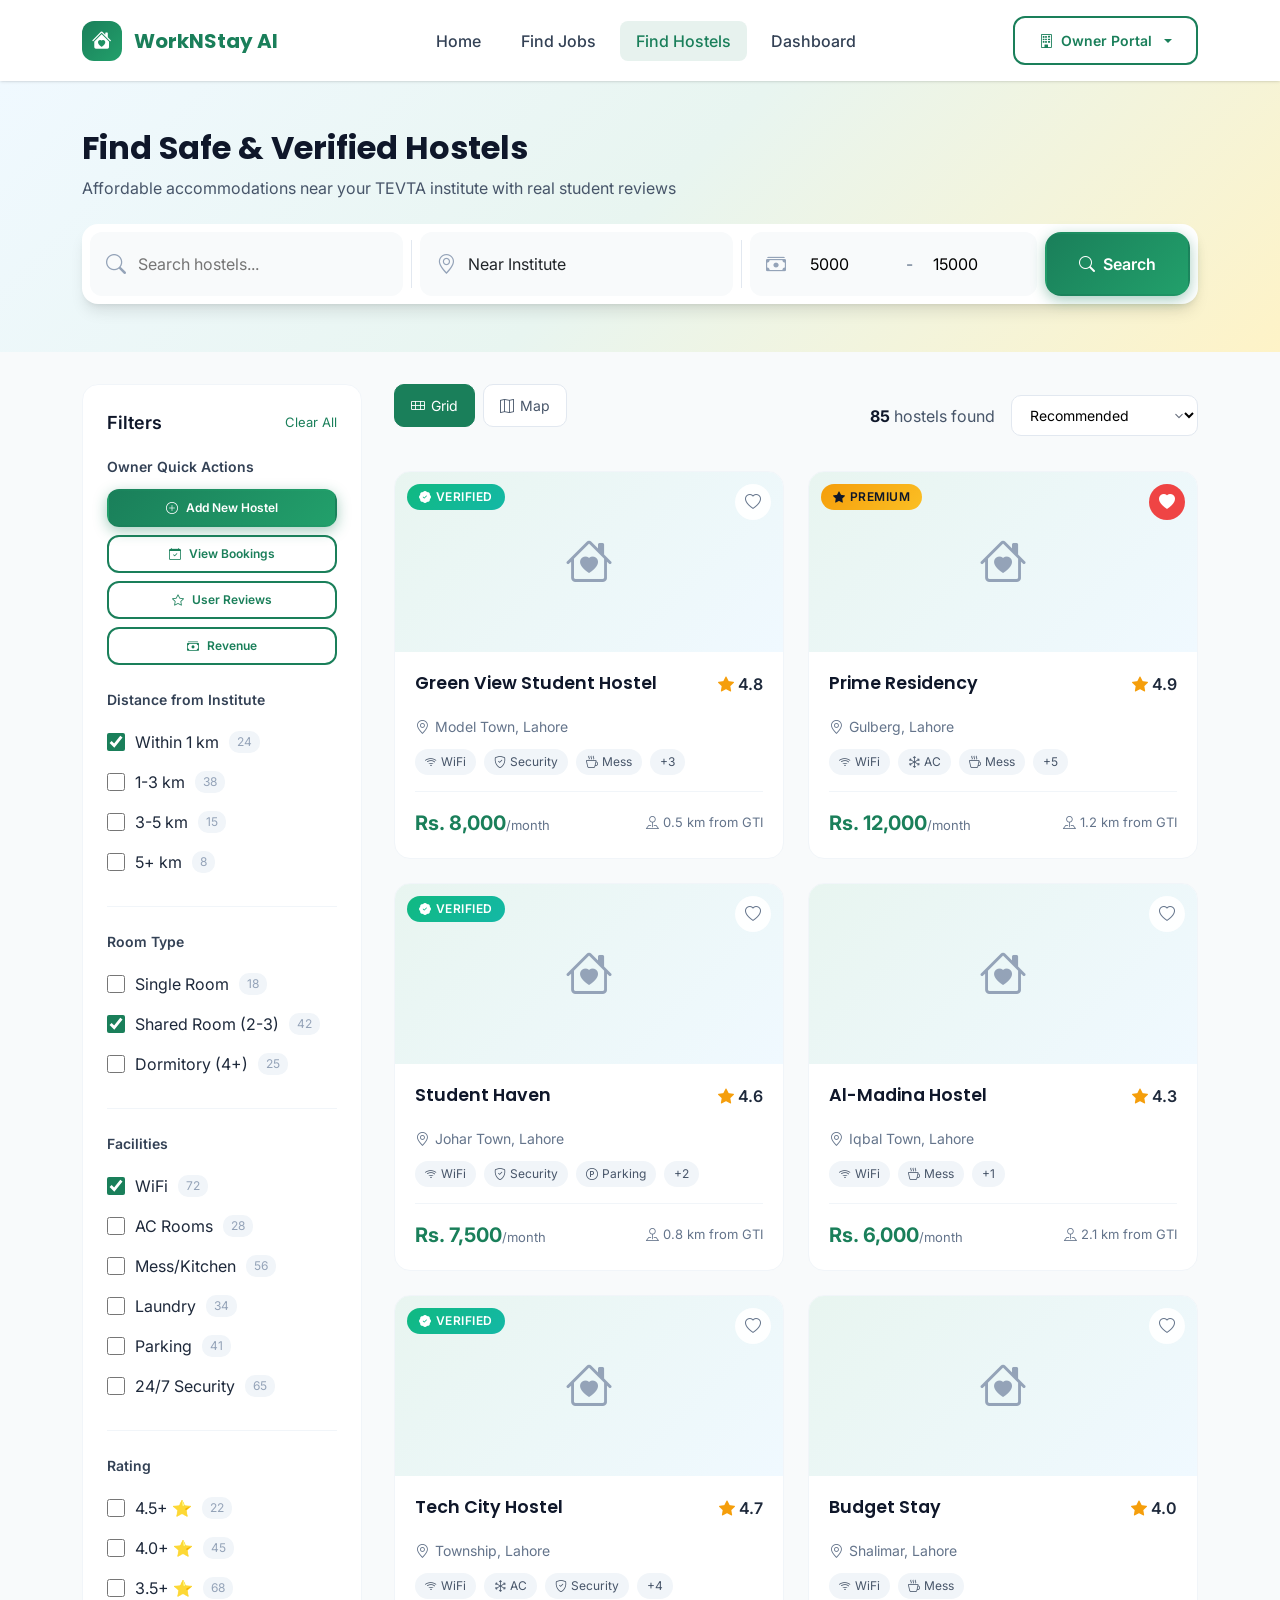
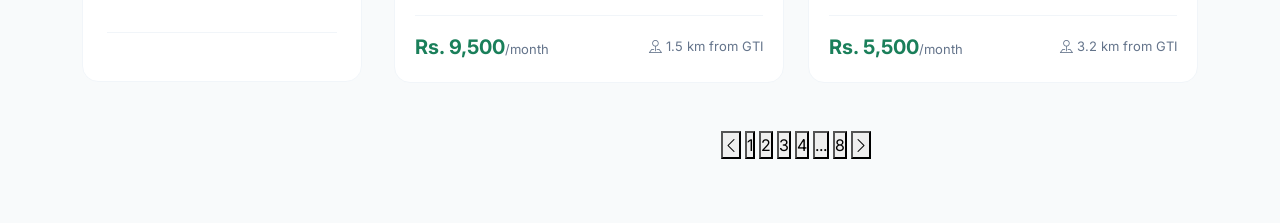
<file: hostels.html>
<!DOCTYPE html>
<html lang="en">

<head>
    <meta charset="UTF-8">
    <meta name="viewport" content="width=device-width, initial-scale=1.0">
    <meta name="description" content="Find Hostels - WorkNStay AI - Verified hostels near TEVTA institutes">
    <title>Find Hostels - WorkNStay AI</title>

    <link rel="icon" type="image/svg+xml"
        href="data:image/svg+xml,<svg xmlns='http://www.w3.org/2000/svg' viewBox='0 0 100 100'><text y='.9em' font-size='90'>🏠</text></svg>">

    <link rel="preconnect" href="https://fonts.googleapis.com">
    <link rel="preconnect" href="https://fonts.gstatic.com" crossorigin>
    <link
        href="https://fonts.googleapis.com/css2?family=Inter:wght@300;400;500;600;700;800&family=Poppins:wght@500;600;700;800&display=swap"
        rel="stylesheet">

    <link href="https://cdn.jsdelivr.net/npm/bootstrap@5.3.2/dist/css/bootstrap.min.css" rel="stylesheet">
    <link href="https://cdn.jsdelivr.net/npm/bootstrap-icons@1.11.1/font/bootstrap-icons.css" rel="stylesheet">

    <link rel="stylesheet" href="css/style.css">
    <link rel="stylesheet" href="css/components.css">
    <link rel="stylesheet" href="css/animations.css">

    <style>
        body {
            padding-top: 80px;
        }

        .hostels-hero {
            background: linear-gradient(135deg, #f0f9ff 0%, #e8f5f0 50%, #fef3c7 100%);
            padding: 48px 0;
            margin-bottom: 32px;
        }

        .hostels-hero-title {
            font-size: 2rem;
            font-weight: 700;
            margin-bottom: 8px;
        }

        .hostels-hero-subtitle {
            color: var(--gray-600);
            margin-bottom: 24px;
        }

        .search-wrapper {
            background: white;
            border-radius: 16px;
            padding: 8px;
            box-shadow: var(--shadow-lg);
            display: flex;
            gap: 8px;
        }

        .search-input-group {
            flex: 1;
            display: flex;
            align-items: center;
            gap: 12px;
            padding: 12px 16px;
            background: var(--gray-50);
            border-radius: 12px;
        }

        .search-input-group i {
            color: var(--gray-400);
            font-size: 1.25rem;
        }

        .search-input-group input,
        .search-input-group select {
            flex: 1;
            border: none;
            background: transparent;
            font-size: 1rem;
            outline: none;
        }

        .search-divider {
            width: 1px;
            background: var(--gray-200);
            margin: 8px 0;
        }

        /* View Toggle */
        .view-toggle {
            display: flex;
            gap: 8px;
            margin-bottom: 20px;
        }

        .view-toggle-btn {
            padding: 10px 16px;
            background: white;
            border: 1px solid var(--gray-200);
            border-radius: 10px;
            display: flex;
            align-items: center;
            gap: 6px;
            cursor: pointer;
            transition: all 0.2s;
            font-size: 14px;
            color: var(--gray-600);
        }

        .view-toggle-btn:hover {
            border-color: var(--primary);
        }

        .view-toggle-btn.active {
            background: var(--primary);
            border-color: var(--primary);
            color: white;
        }

        .hostels-container {
            display: grid;
            grid-template-columns: 280px 1fr;
            gap: 32px;
            padding-bottom: 64px;
        }

        /* Filter Sidebar */
        .filter-sidebar {
            position: sticky;
            top: 100px;
            height: fit-content;
        }

        .filter-card {
            background: white;
            border-radius: 16px;
            padding: 24px;
            border: 1px solid var(--gray-100);
        }

        .filter-header {
            display: flex;
            justify-content: space-between;
            align-items: center;
            margin-bottom: 20px;
        }

        .filter-title {
            font-weight: 600;
            color: var(--gray-900);
        }

        .filter-clear {
            font-size: 13px;
            color: var(--primary);
            cursor: pointer;
            background: none;
            border: none;
        }

        .filter-group {
            margin-bottom: 24px;
            padding-bottom: 24px;
            border-bottom: 1px solid var(--gray-100);
        }

        .filter-group:last-child {
            margin-bottom: 0;
            padding-bottom: 0;
            border-bottom: none;
        }

        .filter-group-title {
            font-size: 14px;
            font-weight: 600;
            color: var(--gray-700);
            margin-bottom: 12px;
        }

        .filter-option {
            display: flex;
            align-items: center;
            gap: 10px;
            padding: 8px 0;
            cursor: pointer;
        }

        .filter-option input[type="checkbox"] {
            width: 18px;
            height: 18px;
            accent-color: var(--primary);
            cursor: pointer;
        }

        .filter-option label {
            flex: 1;
            font-size: 14px;
            color: var(--gray-600);
            cursor: pointer;
        }

        .filter-option .count {
            font-size: 12px;
            color: var(--gray-400);
            background: var(--gray-100);
            padding: 2px 8px;
            border-radius: 10px;
        }

        .price-range {
            display: flex;
            gap: 8px;
            align-items: center;
        }

        .price-input {
            width: 100px;
            padding: 8px 12px;
            border: 1px solid var(--gray-200);
            border-radius: 10px;
            font-size: 14px;
        }

        .price-input:focus {
            outline: none;
            border-color: var(--primary);
        }

        /* Hostels Grid */
        .hostels-list-header {
            display: flex;
            justify-content: space-between;
            align-items: center;
            margin-bottom: 20px;
        }

        .hostels-count {
            color: var(--gray-600);
        }

        .hostels-count strong {
            color: var(--gray-900);
        }

        .sort-select {
            padding: 10px 32px 10px 14px;
            border: 1px solid var(--gray-200);
            border-radius: 10px;
            font-size: 14px;
            background: white url("data:image/svg+xml,%3csvg xmlns='http://www.w3.org/2000/svg' fill='none' viewBox='0 0 20 20'%3e%3cpath stroke='%236b7280' stroke-linecap='round' stroke-linejoin='round' stroke-width='1.5' d='M6 8l4 4 4-4'/%3e%3c/svg%3e") no-repeat right 10px center;
            background-size: 16px;
            cursor: pointer;
        }

        .hostels-grid {
            display: grid;
            grid-template-columns: repeat(2, 1fr);
            gap: 24px;
        }

        /* Hostel Card */
        .hostel-card {
            background: white;
            border-radius: 16px;
            overflow: hidden;
            border: 1px solid var(--gray-100);
            transition: all 0.3s;
            cursor: pointer;
        }

        .hostel-card:hover {
            box-shadow: var(--shadow-xl);
            transform: translateY(-4px);
        }

        .hostel-image {
            height: 180px;
            background: linear-gradient(135deg, var(--gray-200), var(--gray-300));
            position: relative;
            overflow: hidden;
        }

        .hostel-image-placeholder {
            width: 100%;
            height: 100%;
            display: flex;
            align-items: center;
            justify-content: center;
            color: var(--gray-400);
            font-size: 3rem;
            background: linear-gradient(135deg, #e8f5f0, #f0f9ff);
        }

        .hostel-badge {
            position: absolute;
            top: 12px;
            left: 12px;
        }

        .hostel-favorite {
            position: absolute;
            top: 12px;
            right: 12px;
            width: 36px;
            height: 36px;
            background: rgba(255, 255, 255, 0.9);
            backdrop-filter: blur(4px);
            border: none;
            border-radius: 50%;
            display: flex;
            align-items: center;
            justify-content: center;
            cursor: pointer;
            color: var(--gray-500);
            transition: all 0.2s;
        }

        .hostel-favorite:hover,
        .hostel-favorite.active {
            background: var(--error);
            color: white;
        }

        .hostel-content {
            padding: 20px;
        }

        .hostel-header {
            display: flex;
            justify-content: space-between;
            align-items: flex-start;
            margin-bottom: 8px;
        }

        .hostel-name {
            font-size: 1.1rem;
            font-weight: 600;
            color: var(--gray-900);
            margin: 0;
        }

        .hostel-rating {
            display: flex;
            align-items: center;
            gap: 4px;
            font-weight: 600;
        }

        .hostel-rating i {
            color: var(--accent-gold);
        }

        .hostel-location {
            display: flex;
            align-items: center;
            gap: 6px;
            color: var(--gray-500);
            font-size: 14px;
            margin-bottom: 12px;
        }

        .hostel-facilities {
            display: flex;
            flex-wrap: wrap;
            gap: 8px;
            margin-bottom: 16px;
        }

        .facility-tag {
            display: flex;
            align-items: center;
            gap: 4px;
            padding: 4px 10px;
            background: var(--gray-100);
            border-radius: 20px;
            font-size: 12px;
            color: var(--gray-600);
        }

        .hostel-footer {
            display: flex;
            justify-content: space-between;
            align-items: center;
            padding-top: 16px;
            border-top: 1px solid var(--gray-100);
        }

        .hostel-price {
            font-size: 1.25rem;
            font-weight: 700;
            color: var(--primary);
        }

        .hostel-price small {
            font-size: 13px;
            font-weight: 400;
            color: var(--gray-500);
        }

        .hostel-distance {
            display: flex;
            align-items: center;
            gap: 4px;
            font-size: 13px;
            color: var(--gray-500);
        }

        /* Map View */
        .map-container {
            display: none;
            height: 600px;
            background: var(--gray-100);
            border-radius: 16px;
            overflow: hidden;
            position: relative;
        }

        .map-container.active {
            display: block;
        }

        .map-placeholder {
            width: 100%;
            height: 100%;
            display: flex;
            flex-direction: column;
            align-items: center;
            justify-content: center;
            color: var(--gray-500);
        }

        .map-placeholder i {
            font-size: 4rem;
            margin-bottom: 16px;
            color: var(--gray-400);
        }

        /* Mobile Filter Toggle */
        .filter-toggle-btn {
            display: none;
            width: 100%;
            margin-bottom: 20px;
        }

        @media (max-width: 992px) {
            .hostels-container {
                grid-template-columns: 1fr;
            }

            .filter-sidebar {
                display: none;
                position: fixed;
                top: 0;
                left: 0;
                right: 0;
                bottom: 0;
                z-index: 1000;
                background: rgba(0, 0, 0, 0.5);
                padding: 20px;
                overflow-y: auto;
            }

            .filter-sidebar.show {
                display: block;
            }

            .filter-card {
                max-width: 360px;
                margin: 0 auto;
            }

            .filter-toggle-btn {
                display: flex;
            }
        }

        @media (max-width: 768px) {
            .search-wrapper {
                flex-direction: column;
            }

            .search-divider {
                width: 100%;
                height: 1px;
                margin: 0;
            }

            .hostels-grid {
                grid-template-columns: 1fr;
            }
        }
    </style>
</head>

<body>
    <!-- Navigation -->
    <nav class="navbar-custom">
        <div class="container">
            <div class="d-flex justify-content-between align-items-center">
                <a href="index.html" class="navbar-brand-custom">
                    <div class="logo-icon">
                        <i class="bi bi-house-heart-fill"></i>
                    </div>
                    WorkNStay AI
                </a>

                <div class="d-none d-lg-flex align-items-center gap-2">
                    <a href="index.html" class="nav-link-custom">Home</a>
                    <a href="jobs.html" class="nav-link-custom">Find Jobs</a>
                    <a href="hostels.html" class="nav-link-custom active">Find Hostels</a>
                    <a href="dashboard.html" class="nav-link-custom">Dashboard</a>
                </div>

                <div class="d-flex align-items-center gap-3">
                    <div class="dropdown">
                        <button class="btn-custom btn-outline-primary dropdown-toggle" type="button"
                            data-bs-toggle="dropdown" aria-expanded="false">
                            <i class="bi bi-building"></i>
                            Owner Portal
                        </button>
                        <ul class="dropdown-menu dropdown-menu-end border-0 shadow-lg p-3"
                            style="border-radius: 16px; min-width: 280px;">
                            <li class="mb-2">
                                <a class="dropdown-item p-3 d-flex align-items-center gap-3"
                                    style="border-radius: 12px;" href="hostel-owner-dashboard.html">
                                    <i class="bi bi-grid-1x2 fs-5 text-primary"></i>
                                    <div>
                                        <div class="fw-bold">Owner Dashboard</div>
                                        <small class="text-muted">Overview & Stats</small>
                                    </div>
                                </a>
                            </li>
                            <li class="mb-2">
                                <a class="dropdown-item p-3 d-flex align-items-center gap-3"
                                    style="border-radius: 12px;" href="availability-calendar.html">
                                    <i class="bi bi-calendar3 fs-5 text-primary"></i>
                                    <div>
                                        <div class="fw-bold">Availability</div>
                                        <small class="text-muted">Real-time Grid</small>
                                    </div>
                                </a>
                            </li>
                            <li class="mb-2">
                                <a class="dropdown-item p-3 d-flex align-items-center gap-3"
                                    style="border-radius: 12px;" href="revenue-analytics.html">
                                    <i class="bi bi-bar-chart-line fs-5 text-primary"></i>
                                    <div>
                                        <div class="fw-bold">Analytics</div>
                                        <small class="text-muted">Premium Insights</small>
                                    </div>
                                </a>
                            </li>
                            <li class="mb-2">
                                <a class="dropdown-item p-3 d-flex align-items-center gap-3"
                                    style="border-radius: 12px;" href="manage-bookings.html">
                                    <i class="bi bi-calendar-check fs-5 text-primary"></i>
                                    <div>
                                        <div class="fw-bold">Manage Bookings</div>
                                        <small class="text-muted">Requests & List</small>
                                    </div>
                                </a>
                            </li>
                            <li>
                                <a class="dropdown-item p-3 d-flex align-items-center gap-3"
                                    style="border-radius: 12px;" href="add-hostel.html">
                                    <i class="bi bi-plus-circle fs-5 text-primary"></i>
                                    <div>
                                        <div class="fw-bold">Add New Hostel</div>
                                        <small class="text-muted">Post Property</small>
                                    </div>
                                </a>
                            </li>
                        </ul>
                    </div>
                </div>
            </div>
        </div>
    </nav>

    <!-- Hostels Hero -->
    <section class="hostels-hero">
        <div class="container">
            <h1 class="hostels-hero-title">Find Safe & Verified Hostels</h1>
            <p class="hostels-hero-subtitle">Affordable accommodations near your TEVTA institute with real student
                reviews</p>

            <div class="search-wrapper">
                <div class="search-input-group">
                    <i class="bi bi-search"></i>
                    <input type="text" placeholder="Search hostels..." id="searchKeyword">
                </div>
                <div class="search-divider"></div>
                <div class="search-input-group">
                    <i class="bi bi-geo-alt"></i>
                    <select class="form-select border-0 bg-transparent p-0" id="searchLocation">
                        <option value="">Near Institute</option>
                        <option value="gti-lahore">GTI Lahore</option>
                        <option value="psti-lahore">PSTI Lahore</option>
                        <option value="gstc-lahore">GSTC Lahore</option>
                        <option value="gvi-lahore">GVI Lahore</option>
                    </select>
                </div>
                <div class="search-divider"></div>
                <div class="search-input-group" style="flex: 0 0 auto;">
                    <i class="bi bi-cash-stack"></i>
                    <div class="price-range">
                        <input type="number" class="price-input" placeholder="Min" value="5000">
                        <span class="text-muted">-</span>
                        <input type="number" class="price-input" placeholder="Max" value="15000">
                    </div>
                </div>
                <button class="btn-custom btn-primary btn-lg">
                    <i class="bi bi-search"></i>
                    Search
                </button>
            </div>
        </div>
    </section>

    <!-- Hostels Content -->
    <section class="container">
        <button class="btn-custom btn-outline-primary filter-toggle-btn" onclick="toggleFilters()">
            <i class="bi bi-funnel"></i>
            Show Filters
        </button>

        <div class="hostels-container">
            <!-- Filter Sidebar -->
            <aside class="filter-sidebar" id="filterSidebar">
                <div class="filter-card">
                    <div class="filter-header">
                        <span class="filter-title">Filters</span>
                        <button class="filter-clear">Clear All</button>
                    </div>


                    <div class="filter-group-title">Owner Quick Actions</div>
                    <div class="d-grid gap-2 mb-4">
                        <a href="add-hostel.html" class="btn-custom btn-primary btn-sm w-100 justify-content-center">
                            <i class="bi bi-plus-circle"></i>
                            Add New Hostel
                        </a>
                        <a href="manage-bookings.html"
                            class="btn-custom btn-outline-primary btn-sm w-100 justify-content-center">
                            <i class="bi bi-calendar-check"></i>
                            View Bookings
                        </a>
                        <a href="hostel-reviews.html"
                            class="btn-custom btn-outline-primary btn-sm w-100 justify-content-center">
                            <i class="bi bi-star"></i>
                            User Reviews
                        </a>
                        <a href="payments.html"
                            class="btn-custom btn-outline-primary btn-sm w-100 justify-content-center">
                            <i class="bi bi-cash-stack"></i>
                            Revenue
                        </a>
                    </div>

                    <div class="filter-group">
                        <div class="filter-group-title">Distance from Institute</div>
                        <label class="filter-option">
                            <input type="checkbox" checked>
                            <span>Within 1 km</span>
                            <span class="count">24</span>
                        </label>
                        <label class="filter-option">
                            <input type="checkbox">
                            <span>1-3 km</span>
                            <span class="count">38</span>
                        </label>
                        <label class="filter-option">
                            <input type="checkbox">
                            <span>3-5 km</span>
                            <span class="count">15</span>
                        </label>
                        <label class="filter-option">
                            <input type="checkbox">
                            <span>5+ km</span>
                            <span class="count">8</span>
                        </label>
                    </div>

                    <div class="filter-group">
                        <div class="filter-group-title">Room Type</div>
                        <label class="filter-option">
                            <input type="checkbox">
                            <span>Single Room</span>
                            <span class="count">18</span>
                        </label>
                        <label class="filter-option">
                            <input type="checkbox" checked>
                            <span>Shared Room (2-3)</span>
                            <span class="count">42</span>
                        </label>
                        <label class="filter-option">
                            <input type="checkbox">
                            <span>Dormitory (4+)</span>
                            <span class="count">25</span>
                        </label>
                    </div>

                    <div class="filter-group">
                        <div class="filter-group-title">Facilities</div>
                        <label class="filter-option">
                            <input type="checkbox" checked>
                            <span>WiFi</span>
                            <span class="count">72</span>
                        </label>
                        <label class="filter-option">
                            <input type="checkbox">
                            <span>AC Rooms</span>
                            <span class="count">28</span>
                        </label>
                        <label class="filter-option">
                            <input type="checkbox">
                            <span>Mess/Kitchen</span>
                            <span class="count">56</span>
                        </label>
                        <label class="filter-option">
                            <input type="checkbox">
                            <span>Laundry</span>
                            <span class="count">34</span>
                        </label>
                        <label class="filter-option">
                            <input type="checkbox">
                            <span>Parking</span>
                            <span class="count">41</span>
                        </label>
                        <label class="filter-option">
                            <input type="checkbox">
                            <span>24/7 Security</span>
                            <span class="count">65</span>
                        </label>
                    </div>

                    <div class="filter-group">
                        <div class="filter-group-title">Rating</div>
                        <label class="filter-option">
                            <input type="checkbox">
                            <span>4.5+ ⭐</span>
                            <span class="count">22</span>
                        </label>
                        <label class="filter-option">
                            <input type="checkbox">
                            <span>4.0+ ⭐</span>
                            <span class="count">45</span>
                        </label>
                        <label class="filter-option">
                            <input type="checkbox">
                            <span>3.5+ ⭐</span>
                            <span class="count">68</span>
                        </label>
                    </div>

                    <button class="btn-custom btn-primary w-100 d-lg-none" onclick="toggleFilters()">
                        Apply Filters
                    </button>
                </div>
            </aside>

            <!-- Hostels List -->
            <div class="hostels-list">
                <div class="d-flex justify-content-between align-items-center flex-wrap gap-3 mb-4">
                    <div class="view-toggle">
                        <button class="view-toggle-btn active" onclick="setView('grid')">
                            <i class="bi bi-grid-3x2"></i>
                            Grid
                        </button>
                        <button class="view-toggle-btn" onclick="setView('map')">
                            <i class="bi bi-map"></i>
                            Map
                        </button>
                    </div>

                    <div class="d-flex align-items-center gap-3">
                        <span class="hostels-count"><strong>85</strong> hostels found</span>
                        <select class="sort-select">
                            <option>Recommended</option>
                            <option>Nearest First</option>
                            <option>Price: Low to High</option>
                            <option>Price: High to Low</option>
                            <option>Highest Rated</option>
                        </select>
                    </div>
                </div>

                <!-- Grid View -->
                <div class="hostels-grid" id="gridView">
                    <!-- Hostel Card 1 -->
                    <div class="hostel-card" onclick="window.location='hostel-detail.html'">
                        <div class="hostel-image">
                            <div class="hostel-image-placeholder">
                                <i class="bi bi-house-heart"></i>
                            </div>
                            <span class="hostel-badge badge-custom badge-verified">
                                <i class="bi bi-patch-check-fill"></i>
                                Verified
                            </span>
                            <button class="hostel-favorite" onclick="event.stopPropagation(); toggleFavorite(this)">
                                <i class="bi bi-heart"></i>
                            </button>
                        </div>
                        <div class="hostel-content">
                            <div class="hostel-header">
                                <h5 class="hostel-name">Green View Student Hostel</h5>
                                <span class="hostel-rating">
                                    <i class="bi bi-star-fill"></i>
                                    4.8
                                </span>
                            </div>
                            <p class="hostel-location">
                                <i class="bi bi-geo-alt"></i>
                                Model Town, Lahore
                            </p>
                            <div class="hostel-facilities">
                                <span class="facility-tag"><i class="bi bi-wifi"></i> WiFi</span>
                                <span class="facility-tag"><i class="bi bi-shield-check"></i> Security</span>
                                <span class="facility-tag"><i class="bi bi-cup-hot"></i> Mess</span>
                                <span class="facility-tag">+3</span>
                            </div>
                            <div class="hostel-footer">
                                <span class="hostel-price">
                                    Rs. 8,000<small>/month</small>
                                </span>
                                <span class="hostel-distance">
                                    <i class="bi bi-pin-map"></i>
                                    0.5 km from GTI
                                </span>
                            </div>
                        </div>
                    </div>

                    <!-- Hostel Card 2 -->
                    <div class="hostel-card">
                        <div class="hostel-image">
                            <div class="hostel-image-placeholder">
                                <i class="bi bi-house-heart"></i>
                            </div>
                            <span class="hostel-badge badge-custom badge-vip">
                                <i class="bi bi-star-fill"></i>
                                Premium
                            </span>
                            <button class="hostel-favorite active"
                                onclick="event.stopPropagation(); toggleFavorite(this)">
                                <i class="bi bi-heart-fill"></i>
                            </button>
                        </div>
                        <div class="hostel-content">
                            <div class="hostel-header">
                                <h5 class="hostel-name">Prime Residency</h5>
                                <span class="hostel-rating">
                                    <i class="bi bi-star-fill"></i>
                                    4.9
                                </span>
                            </div>
                            <p class="hostel-location">
                                <i class="bi bi-geo-alt"></i>
                                Gulberg, Lahore
                            </p>
                            <div class="hostel-facilities">
                                <span class="facility-tag"><i class="bi bi-wifi"></i> WiFi</span>
                                <span class="facility-tag"><i class="bi bi-snow"></i> AC</span>
                                <span class="facility-tag"><i class="bi bi-cup-hot"></i> Mess</span>
                                <span class="facility-tag">+5</span>
                            </div>
                            <div class="hostel-footer">
                                <span class="hostel-price">
                                    Rs. 12,000<small>/month</small>
                                </span>
                                <span class="hostel-distance">
                                    <i class="bi bi-pin-map"></i>
                                    1.2 km from GTI
                                </span>
                            </div>
                        </div>
                    </div>

                    <!-- Hostel Card 3 -->
                    <div class="hostel-card">
                        <div class="hostel-image">
                            <div class="hostel-image-placeholder">
                                <i class="bi bi-house-heart"></i>
                            </div>
                            <span class="hostel-badge badge-custom badge-verified">
                                <i class="bi bi-patch-check-fill"></i>
                                Verified
                            </span>
                            <button class="hostel-favorite" onclick="event.stopPropagation(); toggleFavorite(this)">
                                <i class="bi bi-heart"></i>
                            </button>
                        </div>
                        <div class="hostel-content">
                            <div class="hostel-header">
                                <h5 class="hostel-name">Student Haven</h5>
                                <span class="hostel-rating">
                                    <i class="bi bi-star-fill"></i>
                                    4.6
                                </span>
                            </div>
                            <p class="hostel-location">
                                <i class="bi bi-geo-alt"></i>
                                Johar Town, Lahore
                            </p>
                            <div class="hostel-facilities">
                                <span class="facility-tag"><i class="bi bi-wifi"></i> WiFi</span>
                                <span class="facility-tag"><i class="bi bi-shield-check"></i> Security</span>
                                <span class="facility-tag"><i class="bi bi-p-circle"></i> Parking</span>
                                <span class="facility-tag">+2</span>
                            </div>
                            <div class="hostel-footer">
                                <span class="hostel-price">
                                    Rs. 7,500<small>/month</small>
                                </span>
                                <span class="hostel-distance">
                                    <i class="bi bi-pin-map"></i>
                                    0.8 km from GTI
                                </span>
                            </div>
                        </div>
                    </div>

                    <!-- Hostel Card 4 -->
                    <div class="hostel-card">
                        <div class="hostel-image">
                            <div class="hostel-image-placeholder">
                                <i class="bi bi-house-heart"></i>
                            </div>
                            <button class="hostel-favorite" onclick="event.stopPropagation(); toggleFavorite(this)">
                                <i class="bi bi-heart"></i>
                            </button>
                        </div>
                        <div class="hostel-content">
                            <div class="hostel-header">
                                <h5 class="hostel-name">Al-Madina Hostel</h5>
                                <span class="hostel-rating">
                                    <i class="bi bi-star-fill"></i>
                                    4.3
                                </span>
                            </div>
                            <p class="hostel-location">
                                <i class="bi bi-geo-alt"></i>
                                Iqbal Town, Lahore
                            </p>
                            <div class="hostel-facilities">
                                <span class="facility-tag"><i class="bi bi-wifi"></i> WiFi</span>
                                <span class="facility-tag"><i class="bi bi-cup-hot"></i> Mess</span>
                                <span class="facility-tag">+1</span>
                            </div>
                            <div class="hostel-footer">
                                <span class="hostel-price">
                                    Rs. 6,000<small>/month</small>
                                </span>
                                <span class="hostel-distance">
                                    <i class="bi bi-pin-map"></i>
                                    2.1 km from GTI
                                </span>
                            </div>
                        </div>
                    </div>

                    <!-- Hostel Card 5 -->
                    <div class="hostel-card">
                        <div class="hostel-image">
                            <div class="hostel-image-placeholder">
                                <i class="bi bi-house-heart"></i>
                            </div>
                            <span class="hostel-badge badge-custom badge-verified">
                                <i class="bi bi-patch-check-fill"></i>
                                Verified
                            </span>
                            <button class="hostel-favorite" onclick="event.stopPropagation(); toggleFavorite(this)">
                                <i class="bi bi-heart"></i>
                            </button>
                        </div>
                        <div class="hostel-content">
                            <div class="hostel-header">
                                <h5 class="hostel-name">Tech City Hostel</h5>
                                <span class="hostel-rating">
                                    <i class="bi bi-star-fill"></i>
                                    4.7
                                </span>
                            </div>
                            <p class="hostel-location">
                                <i class="bi bi-geo-alt"></i>
                                Township, Lahore
                            </p>
                            <div class="hostel-facilities">
                                <span class="facility-tag"><i class="bi bi-wifi"></i> WiFi</span>
                                <span class="facility-tag"><i class="bi bi-snow"></i> AC</span>
                                <span class="facility-tag"><i class="bi bi-shield-check"></i> Security</span>
                                <span class="facility-tag">+4</span>
                            </div>
                            <div class="hostel-footer">
                                <span class="hostel-price">
                                    Rs. 9,500<small>/month</small>
                                </span>
                                <span class="hostel-distance">
                                    <i class="bi bi-pin-map"></i>
                                    1.5 km from GTI
                                </span>
                            </div>
                        </div>
                    </div>

                    <!-- Hostel Card 6 -->
                    <div class="hostel-card">
                        <div class="hostel-image">
                            <div class="hostel-image-placeholder">
                                <i class="bi bi-house-heart"></i>
                            </div>
                            <button class="hostel-favorite" onclick="event.stopPropagation(); toggleFavorite(this)">
                                <i class="bi bi-heart"></i>
                            </button>
                        </div>
                        <div class="hostel-content">
                            <div class="hostel-header">
                                <h5 class="hostel-name">Budget Stay</h5>
                                <span class="hostel-rating">
                                    <i class="bi bi-star-fill"></i>
                                    4.0
                                </span>
                            </div>
                            <p class="hostel-location">
                                <i class="bi bi-geo-alt"></i>
                                Shalimar, Lahore
                            </p>
                            <div class="hostel-facilities">
                                <span class="facility-tag"><i class="bi bi-wifi"></i> WiFi</span>
                                <span class="facility-tag"><i class="bi bi-cup-hot"></i> Mess</span>
                            </div>
                            <div class="hostel-footer">
                                <span class="hostel-price">
                                    Rs. 5,500<small>/month</small>
                                </span>
                                <span class="hostel-distance">
                                    <i class="bi bi-pin-map"></i>
                                    3.2 km from GTI
                                </span>
                            </div>
                        </div>
                    </div>
                </div>

                <!-- Map View -->
                <div class="map-container" id="mapView">
                    <div class="map-placeholder">
                        <i class="bi bi-map"></i>
                        <h4>Map View</h4>
                        <p>Interactive map will display hostel locations</p>
                        <p class="text-muted small">Google Maps integration coming soon</p>
                    </div>
                </div>

                <!-- Pagination -->
                <div class="d-flex justify-content-center mt-5">
                    <div class="pagination-custom">
                        <button class="page-btn"><i class="bi bi-chevron-left"></i></button>
                        <button class="page-btn active">1</button>
                        <button class="page-btn">2</button>
                        <button class="page-btn">3</button>
                        <button class="page-btn">4</button>
                        <button class="page-btn">...</button>
                        <button class="page-btn">8</button>
                        <button class="page-btn"><i class="bi bi-chevron-right"></i></button>
                    </div>
                </div>
            </div>
        </div>
    </section>

    <!-- Bootstrap JS -->
    <script src="https://cdn.jsdelivr.net/npm/bootstrap@5.3.2/dist/js/bootstrap.bundle.min.js"></script>
    <script src="js/main.js"></script>

    <script>
        function toggleFilters() {
            document.getElementById('filterSidebar').classList.toggle('show');
        }

        function setView(view) {
            const gridView = document.getElementById('gridView');
            const mapView = document.getElementById('mapView');
            const buttons = document.querySelectorAll('.view-toggle-btn');

            buttons.forEach(btn => btn.classList.remove('active'));

            if (view === 'grid') {
                gridView.style.display = 'grid';
                mapView.classList.remove('active');
                buttons[0].classList.add('active');
            } else {
                gridView.style.display = 'none';
                mapView.classList.add('active');
                buttons[1].classList.add('active');
            }
        }
    </script>
</body>

</html>
</file>
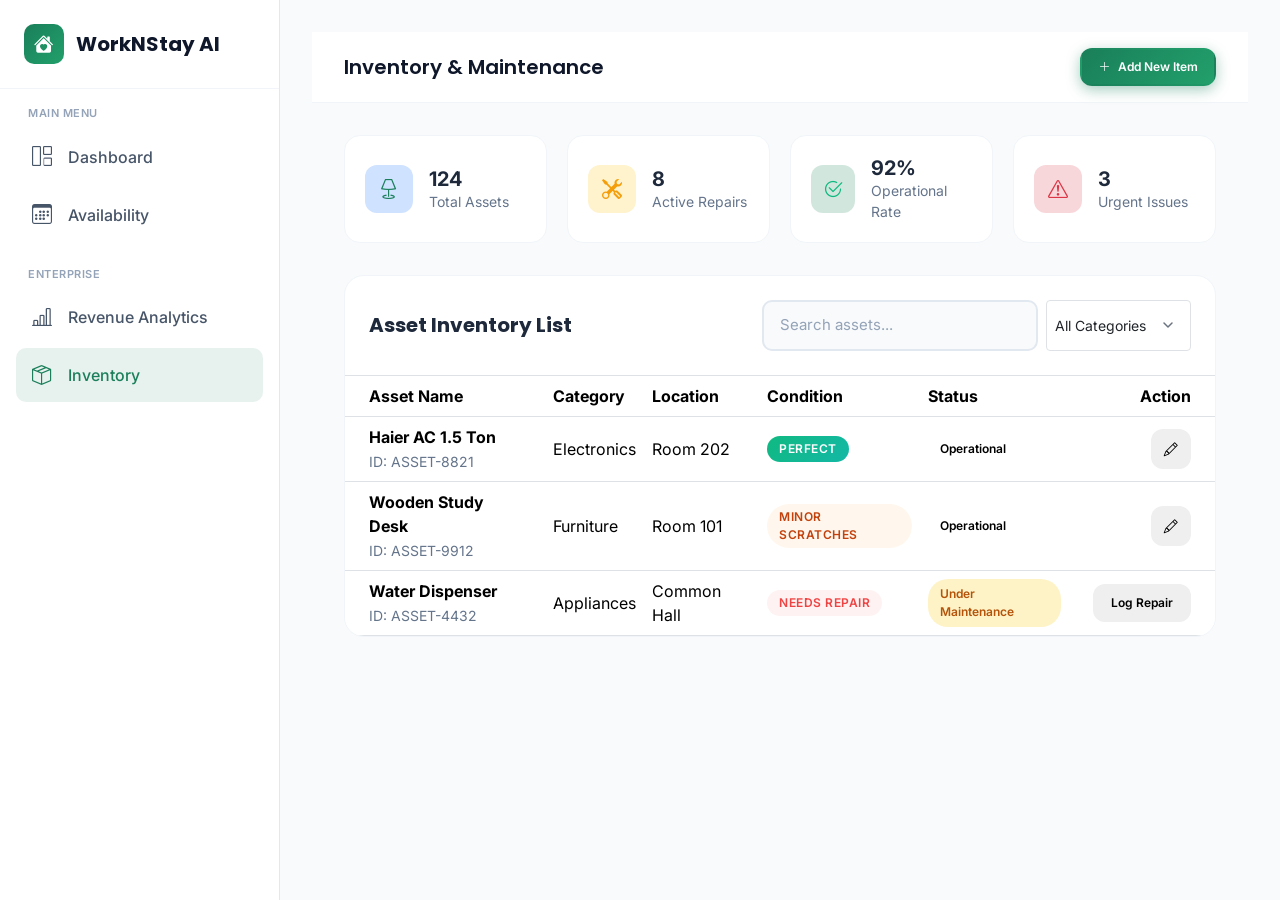
<file: inventory.html>
<!DOCTYPE html>
<html lang="en">

<head>
    <meta charset="UTF-8">
    <meta name="viewport" content="width=device-width, initial-scale=1.0">
    <meta name="description" content="Inventory & Maintenance - WorkNStay AI">
    <title>Inventory & Maintenance - WorkNStay AI</title>

    <link rel="icon" type="image/svg+xml"
        href="data:image/svg+xml,<svg xmlns='http://www.w3.org/2000/svg' viewBox='0 0 100 100'><text y='.9em' font-size='90'>🏠</text></svg>">

    <link rel="preconnect" href="https://fonts.googleapis.com">
    <link rel="preconnect" href="https://fonts.gstatic.com" crossorigin>
    <link
        href="https://fonts.googleapis.com/css2?family=Inter:wght@300;400;500;600;700;800&family=Poppins:wght@500;600;700;800&display=swap"
        rel="stylesheet">

    <link href="https://cdn.jsdelivr.net/npm/bootstrap@5.3.2/dist/css/bootstrap.min.css" rel="stylesheet">
    <link href="https://cdn.jsdelivr.net/npm/bootstrap-icons@1.11.1/font/bootstrap-icons.css" rel="stylesheet">

    <link rel="stylesheet" href="css/style.css">
    <link rel="stylesheet" href="css/components.css">
    <link rel="stylesheet" href="css/animations.css">

    <style>
        .inventory-stats {
            display: grid;
            grid-template-columns: repeat(4, 1fr);
            gap: 20px;
            margin-bottom: 32px;
        }

        .item-card {
            background: white;
            border-radius: 16px;
            border: 1px solid var(--gray-100);
            padding: 20px;
            display: flex;
            align-items: center;
            gap: 16px;
        }

        .inventory-table-card {
            background: white;
            border-radius: 20px;
            border: 1px solid var(--gray-100);
            overflow: hidden;
        }

        .maintenance-priority {
            width: 8px;
            height: 8px;
            border-radius: 50%;
            display: inline-block;
            margin-right: 6px;
        }

        .priority-high {
            background: var(--error);
        }

        .priority-medium {
            background: var(--accent-gold);
        }

        .priority-low {
            background: var(--primary);
        }

        .item-icon-bg {
            width: 48px;
            height: 48px;
            border-radius: 12px;
            display: flex;
            align-items: center;
            justify-content: center;
            font-size: 1.25rem;
        }

        @media (max-width: 992px) {
            .inventory-stats {
                grid-template-columns: repeat(2, 1fr);
            }
        }

        @media (max-width: 576px) {
            .inventory-stats {
                grid-template-columns: 1fr;
            }
        }
    </style>
</head>

<body>
    <div class="dashboard-wrapper">
        <aside class="sidebar" id="sidebar">
            <div class="sidebar-header">
                <a href="index.html" class="sidebar-brand">
                    <div class="logo-icon">
                        <i class="bi bi-house-heart-fill"></i>
                    </div>
                    <span>WorkNStay AI</span>
                </a>
            </div>
            <nav class="sidebar-nav">
                <div class="nav-section">
                    <div class="nav-section-title">Main Menu</div>
                    <a href="hostel-owner-dashboard.html" class="nav-item">
                        <i class="bi bi-grid-1x2"></i> Dashboard
                    </a>
                    <a href="availability-calendar.html" class="nav-item">
                        <i class="bi bi-calendar3"></i> Availability
                    </a>
                </div>
                <div class="nav-section">
                    <div class="nav-section-title">Enterprise</div>
                    <a href="revenue-analytics.html" class="nav-item">
                        <i class="bi bi-bar-chart-line"></i> Revenue Analytics
                    </a>
                    <a href="inventory.html" class="nav-item active">
                        <i class="bi bi-box-seam"></i> Inventory
                    </a>
                </div>
            </nav>
        </aside>

        <main class="main-content">
            <div class="topbar">
                <div class="topbar-left">
                    <button class="mobile-menu-btn" onclick="toggleSidebar()">
                        <i class="bi bi-list"></i>
                    </button>
                    <h1 class="page-title">Inventory & Maintenance</h1>
                </div>
                <div class="topbar-right">
                    <button class="btn-custom btn-primary btn-sm">
                        <i class="bi bi-plus-lg"></i> Add New Item
                    </button>
                </div>
            </div>

            <div class="content-area">
                <div class="inventory-stats fade-in">
                    <div class="item-card">
                        <div class="item-icon-bg bg-primary-subtle text-primary">
                            <i class="bi bi-lamp"></i>
                        </div>
                        <div>
                            <div class="h5 fw-bold mb-0">124</div>
                            <div class="text-muted small">Total Assets</div>
                        </div>
                    </div>
                    <div class="item-card">
                        <div class="item-icon-bg bg-warning-subtle text-warning">
                            <i class="bi bi-tools"></i>
                        </div>
                        <div>
                            <div class="h5 fw-bold mb-0">8</div>
                            <div class="text-muted small">Active Repairs</div>
                        </div>
                    </div>
                    <div class="item-card">
                        <div class="item-icon-bg bg-success-subtle text-success">
                            <i class="bi bi-check2-circle"></i>
                        </div>
                        <div>
                            <div class="h5 fw-bold mb-0">92%</div>
                            <div class="text-muted small">Operational Rate</div>
                        </div>
                    </div>
                    <div class="item-card">
                        <div class="item-icon-bg bg-danger-subtle text-danger">
                            <i class="bi bi-exclamation-triangle"></i>
                        </div>
                        <div>
                            <div class="h5 fw-bold mb-0">3</div>
                            <div class="text-muted small">Urgent Issues</div>
                        </div>
                    </div>
                </div>

                <div class="inventory-table-card fade-in delay-1">
                    <div class="p-4 border-bottom d-flex justify-content-between align-items-center">
                        <h3 class="h5 fw-bold mb-0">Asset Inventory List</h3>
                        <div class="d-flex gap-2">
                            <input type="text" class="form-control form-control-sm" placeholder="Search assets...">
                            <select class="form-select form-select-sm" style="width: auto;">
                                <option>All Categories</option>
                                <option>Electronics</option>
                                <option>Furniture</option>
                            </select>
                        </div>
                    </div>
                    <div class="table-responsive">
                        <table class="table table-hover align-middle mb-0">
                            <thead class="bg-gray-50">
                                <tr>
                                    <th class="px-4">Asset Name</th>
                                    <th>Category</th>
                                    <th>Location</th>
                                    <th>Condition</th>
                                    <th>Status</th>
                                    <th class="text-end px-4">Action</th>
                                </tr>
                            </thead>
                            <tbody>
                                <tr>
                                    <td class="px-4">
                                        <div class="fw-bold">Haier AC 1.5 Ton</div>
                                        <small class="text-muted">ID: ASSET-8821</small>
                                    </td>
                                    <td>Electronics</td>
                                    <td>Room 202</td>
                                    <td><span class="badge-custom badge-verified">Perfect</span></td>
                                    <td><span class="status-badge confirmed">Operational</span></td>
                                    <td class="text-end px-4">
                                        <button class="btn-custom btn-icon"><i class="bi bi-pencil"></i></button>
                                    </td>
                                </tr>
                                <tr>
                                    <td class="px-4">
                                        <div class="fw-bold">Wooden Study Desk</div>
                                        <small class="text-muted">ID: ASSET-9912</small>
                                    </td>
                                    <td>Furniture</td>
                                    <td>Room 101</td>
                                    <td><span class="badge-custom badge-primary"
                                            style="background: #fff7ed; color: #c2410c;">Minor Scratches</span></td>
                                    <td><span class="status-badge confirmed">Operational</span></td>
                                    <td class="text-end px-4">
                                        <button class="btn-custom btn-icon"><i class="bi bi-pencil"></i></button>
                                    </td>
                                </tr>
                                <tr>
                                    <td class="px-4">
                                        <div class="fw-bold">Water Dispenser</div>
                                        <small class="text-muted">ID: ASSET-4432</small>
                                    </td>
                                    <td>Appliances</td>
                                    <td>Common Hall</td>
                                    <td><span class="badge-custom" style="background: #fef2f2; color: #ef4444;">Needs
                                            Repair</span></td>
                                    <td><span class="status-badge pending">Under Maintenance</span></td>
                                    <td class="text-end px-4">
                                        <button class="btn-custom btn-outline-danger btn-sm">Log Repair</button>
                                    </td>
                                </tr>
                            </tbody>
                        </table>
                    </div>
                </div>
            </div>
        </main>
    </div>

    <script src="https://cdn.jsdelivr.net/npm/bootstrap@5.3.2/dist/js/bootstrap.bundle.min.js"></script>
    <script src="js/main.js"></script>
    <script src="js/hostel-owner.js"></script>
</body>

</html>
</file>
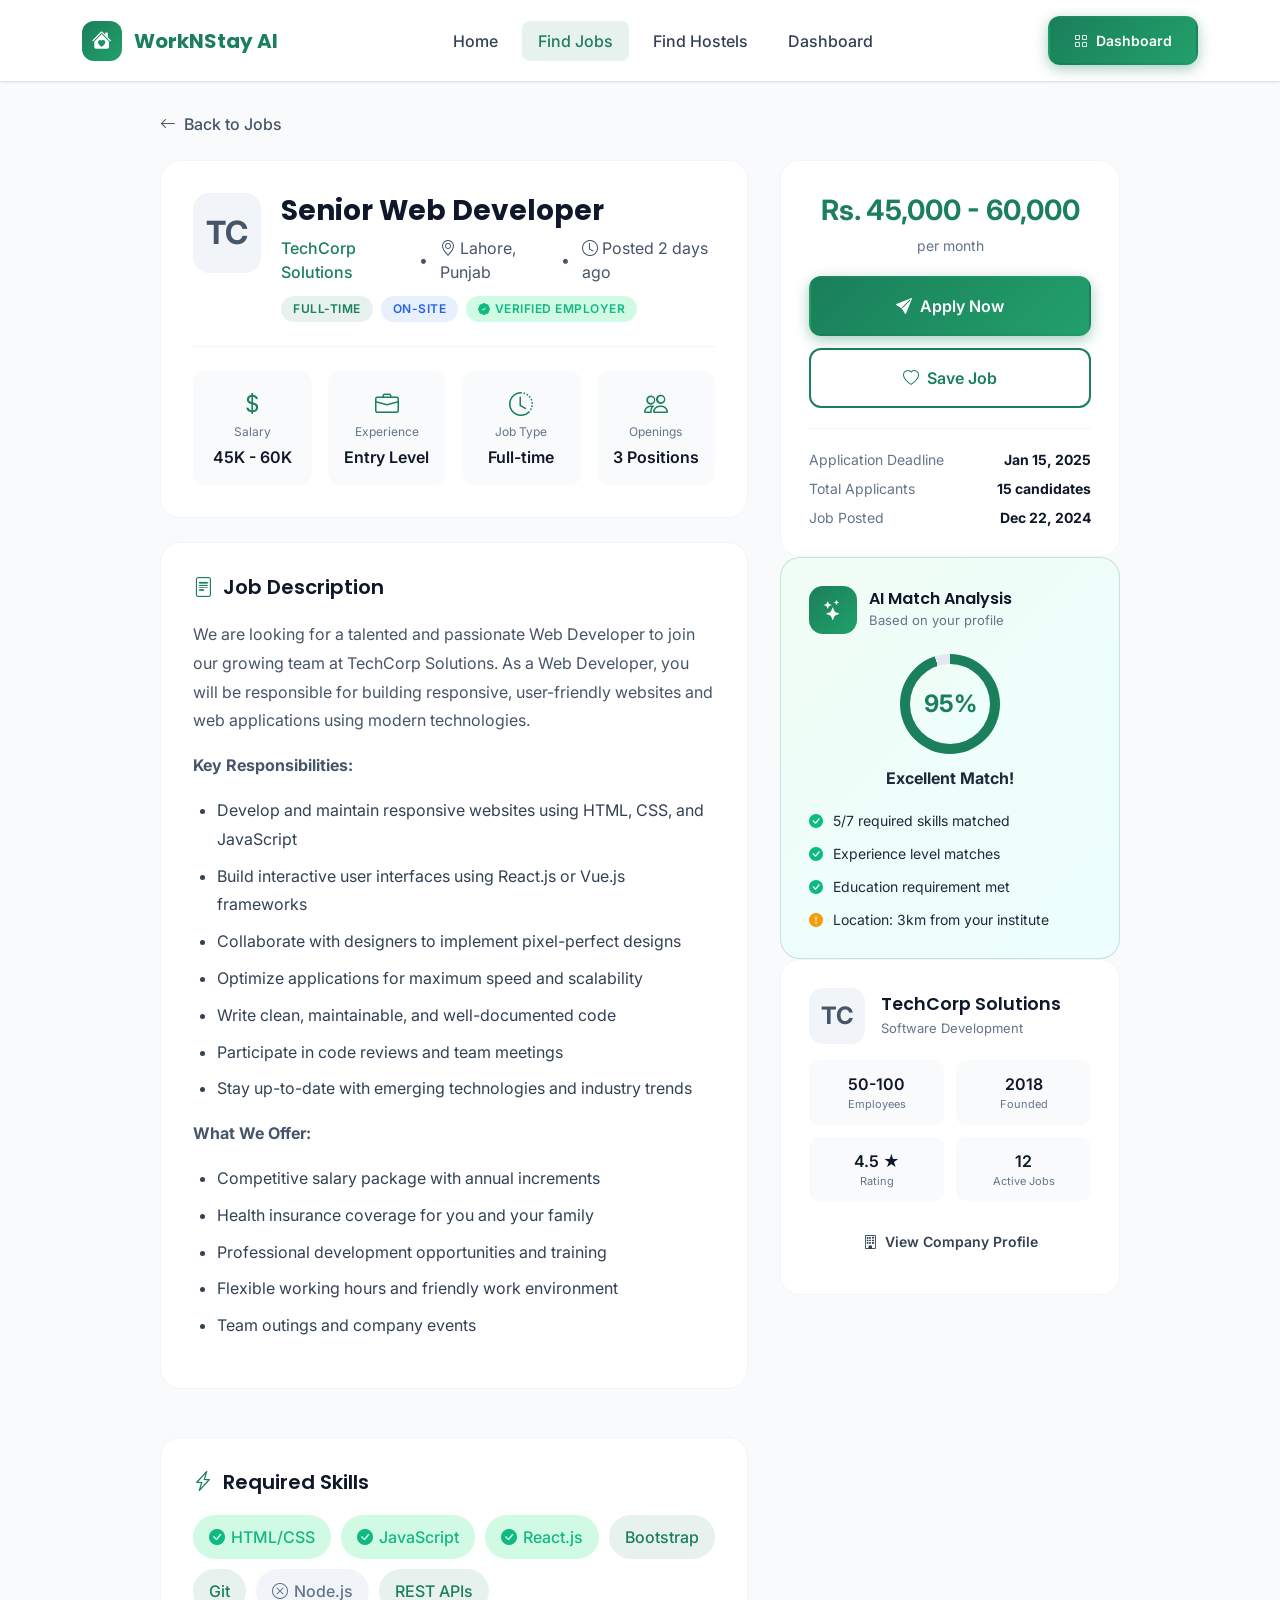
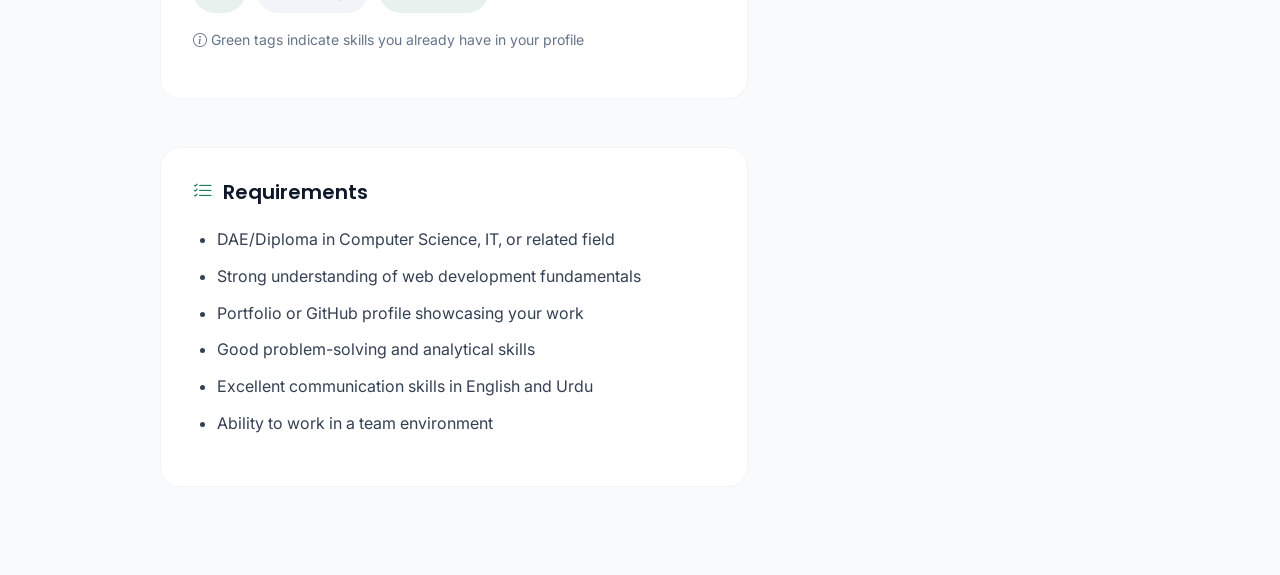
<file: job-detail.html>
<!DOCTYPE html>
<html lang="en">

<head>
    <meta charset="UTF-8">
    <meta name="viewport" content="width=device-width, initial-scale=1.0">
    <meta name="description" content="Job Details - WorkNStay AI">
    <title>Web Developer at TechCorp - WorkNStay AI</title>

    <link rel="icon" type="image/svg+xml"
        href="data:image/svg+xml,<svg xmlns='http://www.w3.org/2000/svg' viewBox='0 0 100 100'><text y='.9em' font-size='90'>🏠</text></svg>">

    <link rel="preconnect" href="https://fonts.googleapis.com">
    <link rel="preconnect" href="https://fonts.gstatic.com" crossorigin>
    <link
        href="https://fonts.googleapis.com/css2?family=Inter:wght@300;400;500;600;700;800&family=Poppins:wght@500;600;700;800&display=swap"
        rel="stylesheet">

    <link href="https://cdn.jsdelivr.net/npm/bootstrap@5.3.2/dist/css/bootstrap.min.css" rel="stylesheet">
    <link href="https://cdn.jsdelivr.net/npm/bootstrap-icons@1.11.1/font/bootstrap-icons.css" rel="stylesheet">

    <link rel="stylesheet" href="css/style.css">
    <link rel="stylesheet" href="css/components.css">
    <link rel="stylesheet" href="css/animations.css">

    <style>
        body {
            padding-top: 80px;
            background: var(--bg-secondary);
        }

        .job-detail-container {
            max-width: 1000px;
            margin: 0 auto;
            padding: 32px 20px 64px;
        }

        .back-link {
            display: inline-flex;
            align-items: center;
            gap: 8px;
            color: var(--gray-600);
            font-weight: 500;
            margin-bottom: 24px;
            text-decoration: none;
        }

        .back-link:hover {
            color: var(--primary);
        }

        .job-detail-grid {
            display: grid;
            grid-template-columns: 1fr 340px;
            gap: 32px;
        }

        /* Main Content */
        .job-detail-main {
            display: flex;
            flex-direction: column;
            gap: 24px;
        }

        .job-header-card {
            background: white;
            border-radius: 20px;
            padding: 32px;
            border: 1px solid var(--gray-100);
        }

        .job-header {
            display: flex;
            gap: 20px;
            margin-bottom: 24px;
        }

        .company-logo-large {
            width: 80px;
            height: 80px;
            background: var(--gray-100);
            border-radius: 16px;
            display: flex;
            align-items: center;
            justify-content: center;
            font-size: 2rem;
            font-weight: 700;
            color: var(--gray-600);
        }

        .job-header-info h1 {
            font-size: 1.75rem;
            font-weight: 700;
            margin-bottom: 8px;
        }

        .company-line {
            display: flex;
            align-items: center;
            gap: 12px;
            color: var(--gray-600);
            margin-bottom: 12px;
        }

        .company-line a {
            color: var(--primary);
            font-weight: 500;
        }

        .job-badges {
            display: flex;
            flex-wrap: wrap;
            gap: 8px;
        }

        .job-meta-grid {
            display: grid;
            grid-template-columns: repeat(4, 1fr);
            gap: 16px;
            padding-top: 24px;
            border-top: 1px solid var(--gray-100);
        }

        .meta-item {
            text-align: center;
            padding: 16px;
            background: var(--gray-50);
            border-radius: 12px;
        }

        .meta-item i {
            font-size: 1.5rem;
            color: var(--primary);
            margin-bottom: 8px;
        }

        .meta-item-label {
            font-size: 12px;
            color: var(--gray-500);
            display: block;
            margin-bottom: 4px;
        }

        .meta-item-value {
            font-weight: 600;
            color: var(--gray-900);
        }

        /* Content Sections */
        .content-card {
            background: white;
            border-radius: 20px;
            padding: 32px;
            border: 1px solid var(--gray-100);
        }

        .content-card h3 {
            font-size: 1.25rem;
            font-weight: 600;
            margin-bottom: 20px;
            display: flex;
            align-items: center;
            gap: 10px;
        }

        .content-card h3 i {
            color: var(--primary);
        }

        .job-description {
            color: var(--gray-700);
            line-height: 1.8;
        }

        .job-description p {
            margin-bottom: 16px;
        }

        .job-description ul {
            margin-bottom: 16px;
            padding-left: 24px;
        }

        .job-description li {
            margin-bottom: 8px;
        }

        .skills-grid {
            display: flex;
            flex-wrap: wrap;
            gap: 10px;
        }

        .skill-tag {
            padding: 10px 16px;
            background: rgba(26, 127, 90, 0.1);
            color: var(--primary);
            border-radius: 30px;
            font-weight: 500;
            display: flex;
            align-items: center;
            gap: 6px;
        }

        .skill-tag.matched {
            background: var(--success-light);
            color: var(--success);
        }

        .skill-tag.missing {
            background: var(--gray-100);
            color: var(--gray-500);
        }

        /* Sidebar */
        .job-detail-sidebar {
            display: flex;
            flex-direction: column;
            gap: 24px;
        }

        .sticky-sidebar {
            position: sticky;
            top: 100px;
        }

        .apply-card {
            background: white;
            border-radius: 20px;
            padding: 28px;
            border: 1px solid var(--gray-100);
            text-align: center;
        }

        .salary-display {
            font-size: 1.75rem;
            font-weight: 700;
            color: var(--primary);
            margin-bottom: 4px;
        }

        .salary-period {
            color: var(--gray-500);
            font-size: 14px;
            margin-bottom: 20px;
        }

        .apply-btn {
            width: 100%;
            padding: 16px;
            font-size: 1rem;
            margin-bottom: 12px;
        }

        .save-btn {
            width: 100%;
            padding: 16px;
            font-size: 1rem;
        }

        .deadline-info {
            margin-top: 20px;
            padding-top: 20px;
            border-top: 1px solid var(--gray-100);
            text-align: left;
        }

        .deadline-info p {
            display: flex;
            justify-content: space-between;
            font-size: 14px;
            margin-bottom: 8px;
        }

        .deadline-info p:last-child {
            margin-bottom: 0;
        }

        .deadline-info span {
            color: var(--gray-500);
        }

        .deadline-info strong {
            color: var(--gray-900);
        }

        /* AI Match Card */
        .match-card {
            background: linear-gradient(135deg, #f0fdf4 0%, #ecfeff 100%);
            border-radius: 20px;
            padding: 28px;
            border: 1px solid rgba(26, 127, 90, 0.2);
        }

        .match-header {
            display: flex;
            align-items: center;
            gap: 12px;
            margin-bottom: 20px;
        }

        .match-icon {
            width: 48px;
            height: 48px;
            background: var(--primary-gradient);
            border-radius: 14px;
            display: flex;
            align-items: center;
            justify-content: center;
            color: white;
            font-size: 1.25rem;
        }

        .match-header h4 {
            font-size: 1rem;
            font-weight: 600;
            margin-bottom: 2px;
        }

        .match-header p {
            font-size: 13px;
            color: var(--gray-500);
            margin: 0;
        }

        .match-score-display {
            text-align: center;
            margin-bottom: 20px;
        }

        .match-circle {
            width: 100px;
            height: 100px;
            margin: 0 auto 12px;
            border-radius: 50%;
            background: conic-gradient(var(--primary) 95%, var(--gray-200) 0);
            display: flex;
            align-items: center;
            justify-content: center;
            position: relative;
        }

        .match-circle::before {
            content: '';
            position: absolute;
            width: 80px;
            height: 80px;
            background: linear-gradient(135deg, #f0fdf4 0%, #ecfeff 100%);
            border-radius: 50%;
        }

        .match-circle span {
            position: relative;
            font-size: 1.5rem;
            font-weight: 700;
            color: var(--primary);
        }

        .match-breakdown {
            display: flex;
            flex-direction: column;
            gap: 12px;
        }

        .match-item {
            display: flex;
            align-items: center;
            gap: 10px;
            font-size: 14px;
        }

        .match-item i {
            color: var(--success);
        }

        .match-item.partial i {
            color: var(--warning);
        }

        /* Company Card */
        .company-card {
            background: white;
            border-radius: 20px;
            padding: 28px;
            border: 1px solid var(--gray-100);
        }

        .company-header {
            display: flex;
            align-items: center;
            gap: 16px;
            margin-bottom: 16px;
        }

        .company-logo-sm {
            width: 56px;
            height: 56px;
            background: var(--gray-100);
            border-radius: 14px;
            display: flex;
            align-items: center;
            justify-content: center;
            font-size: 1.5rem;
            font-weight: 700;
            color: var(--gray-600);
        }

        .company-info h4 {
            font-size: 1.1rem;
            font-weight: 600;
            margin-bottom: 4px;
        }

        .company-info p {
            font-size: 13px;
            color: var(--gray-500);
            margin: 0;
        }

        .company-stats {
            display: grid;
            grid-template-columns: repeat(2, 1fr);
            gap: 12px;
            margin-bottom: 16px;
        }

        .company-stat {
            text-align: center;
            padding: 12px;
            background: var(--gray-50);
            border-radius: 10px;
        }

        .company-stat-value {
            font-weight: 600;
            color: var(--gray-900);
        }

        .company-stat-label {
            font-size: 11px;
            color: var(--gray-500);
        }

        /* Responsive */
        @media (max-width: 992px) {
            .job-detail-grid {
                grid-template-columns: 1fr;
            }

            .sticky-sidebar {
                position: static;
            }

            .job-meta-grid {
                grid-template-columns: repeat(2, 1fr);
            }
        }

        @media (max-width: 576px) {
            .job-header {
                flex-direction: column;
                text-align: center;
            }

            .company-logo-large {
                margin: 0 auto;
            }

            .company-line {
                justify-content: center;
                flex-wrap: wrap;
            }

            .job-badges {
                justify-content: center;
            }
        }
    </style>
</head>

<body>
    <!-- Navigation -->
    <nav class="navbar-custom">
        <div class="container">
            <div class="d-flex justify-content-between align-items-center">
                <a href="index.html" class="navbar-brand-custom">
                    <div class="logo-icon">
                        <i class="bi bi-house-heart-fill"></i>
                    </div>
                    WorkNStay AI
                </a>

                <div class="d-none d-lg-flex align-items-center gap-2">
                    <a href="index.html" class="nav-link-custom">Home</a>
                    <a href="jobs.html" class="nav-link-custom active">Find Jobs</a>
                    <a href="hostels.html" class="nav-link-custom">Find Hostels</a>
                    <a href="dashboard.html" class="nav-link-custom">Dashboard</a>
                </div>

                <div class="d-flex align-items-center gap-3">
                    <a href="dashboard.html" class="btn-custom btn-primary">
                        <i class="bi bi-grid"></i>
                        Dashboard
                    </a>
                </div>
            </div>
        </div>
    </nav>

    <div class="job-detail-container">
        <a href="jobs.html" class="back-link">
            <i class="bi bi-arrow-left"></i>
            Back to Jobs
        </a>

        <div class="job-detail-grid">
            <!-- Main Content -->
            <div class="job-detail-main">
                <!-- Job Header -->
                <div class="job-header-card fade-in">
                    <div class="job-header">
                        <div class="company-logo-large">TC</div>
                        <div class="job-header-info">
                            <h1>Senior Web Developer</h1>
                            <div class="company-line">
                                <a href="#">TechCorp Solutions</a>
                                <span>•</span>
                                <span><i class="bi bi-geo-alt"></i> Lahore, Punjab</span>
                                <span>•</span>
                                <span><i class="bi bi-clock"></i> Posted 2 days ago</span>
                            </div>
                            <div class="job-badges">
                                <span class="badge-custom badge-primary">Full-time</span>
                                <span class="badge-custom badge-secondary">On-site</span>
                                <span class="badge-custom badge-success">
                                    <i class="bi bi-patch-check-fill"></i>
                                    Verified Employer
                                </span>
                            </div>
                        </div>
                    </div>

                    <div class="job-meta-grid">
                        <div class="meta-item">
                            <i class="bi bi-currency-dollar"></i>
                            <span class="meta-item-label">Salary</span>
                            <span class="meta-item-value">45K - 60K</span>
                        </div>
                        <div class="meta-item">
                            <i class="bi bi-briefcase"></i>
                            <span class="meta-item-label">Experience</span>
                            <span class="meta-item-value">Entry Level</span>
                        </div>
                        <div class="meta-item">
                            <i class="bi bi-clock-history"></i>
                            <span class="meta-item-label">Job Type</span>
                            <span class="meta-item-value">Full-time</span>
                        </div>
                        <div class="meta-item">
                            <i class="bi bi-people"></i>
                            <span class="meta-item-label">Openings</span>
                            <span class="meta-item-value">3 Positions</span>
                        </div>
                    </div>
                </div>

                <!-- Job Description -->
                <div class="content-card fade-in" style="animation-delay: 0.1s">
                    <h3><i class="bi bi-file-text"></i> Job Description</h3>
                    <div class="job-description">
                        <p>
                            We are looking for a talented and passionate Web Developer to join our growing team at
                            TechCorp Solutions. As a Web Developer, you will be responsible for building responsive,
                            user-friendly websites and web applications using modern technologies.
                        </p>

                        <p><strong>Key Responsibilities:</strong></p>
                        <ul>
                            <li>Develop and maintain responsive websites using HTML, CSS, and JavaScript</li>
                            <li>Build interactive user interfaces using React.js or Vue.js frameworks</li>
                            <li>Collaborate with designers to implement pixel-perfect designs</li>
                            <li>Optimize applications for maximum speed and scalability</li>
                            <li>Write clean, maintainable, and well-documented code</li>
                            <li>Participate in code reviews and team meetings</li>
                            <li>Stay up-to-date with emerging technologies and industry trends</li>
                        </ul>

                        <p><strong>What We Offer:</strong></p>
                        <ul>
                            <li>Competitive salary package with annual increments</li>
                            <li>Health insurance coverage for you and your family</li>
                            <li>Professional development opportunities and training</li>
                            <li>Flexible working hours and friendly work environment</li>
                            <li>Team outings and company events</li>
                        </ul>
                    </div>
                </div>

                <!-- Required Skills -->
                <div class="content-card fade-in" style="animation-delay: 0.15s">
                    <h3><i class="bi bi-lightning-charge"></i> Required Skills</h3>
                    <div class="skills-grid">
                        <span class="skill-tag matched">
                            <i class="bi bi-check-circle-fill"></i>
                            HTML/CSS
                        </span>
                        <span class="skill-tag matched">
                            <i class="bi bi-check-circle-fill"></i>
                            JavaScript
                        </span>
                        <span class="skill-tag matched">
                            <i class="bi bi-check-circle-fill"></i>
                            React.js
                        </span>
                        <span class="skill-tag">
                            Bootstrap
                        </span>
                        <span class="skill-tag">
                            Git
                        </span>
                        <span class="skill-tag missing">
                            <i class="bi bi-x-circle"></i>
                            Node.js
                        </span>
                        <span class="skill-tag">
                            REST APIs
                        </span>
                    </div>
                    <p class="text-muted small mt-3">
                        <i class="bi bi-info-circle"></i>
                        Green tags indicate skills you already have in your profile
                    </p>
                </div>

                <!-- Requirements -->
                <div class="content-card fade-in" style="animation-delay: 0.2s">
                    <h3><i class="bi bi-list-check"></i> Requirements</h3>
                    <div class="job-description">
                        <ul>
                            <li>DAE/Diploma in Computer Science, IT, or related field</li>
                            <li>Strong understanding of web development fundamentals</li>
                            <li>Portfolio or GitHub profile showcasing your work</li>
                            <li>Good problem-solving and analytical skills</li>
                            <li>Excellent communication skills in English and Urdu</li>
                            <li>Ability to work in a team environment</li>
                        </ul>
                    </div>
                </div>
            </div>

            <!-- Sidebar -->
            <div class="job-detail-sidebar">
                <div class="sticky-sidebar">
                    <!-- Apply Card -->
                    <div class="apply-card fade-in" style="animation-delay: 0.25s">
                        <div class="salary-display">Rs. 45,000 - 60,000</div>
                        <div class="salary-period">per month</div>

                        <button class="btn-custom btn-primary apply-btn btn-animate" onclick="applyJob()">
                            <i class="bi bi-send-fill"></i>
                            Apply Now
                        </button>
                        <button class="btn-custom btn-outline-primary save-btn" onclick="toggleFavorite(this)">
                            <i class="bi bi-heart"></i>
                            Save Job
                        </button>

                        <div class="deadline-info">
                            <p>
                                <span>Application Deadline</span>
                                <strong>Jan 15, 2025</strong>
                            </p>
                            <p>
                                <span>Total Applicants</span>
                                <strong>15 candidates</strong>
                            </p>
                            <p>
                                <span>Job Posted</span>
                                <strong>Dec 22, 2024</strong>
                            </p>
                        </div>
                    </div>

                    <!-- AI Match Card -->
                    <div class="match-card fade-in" style="animation-delay: 0.3s">
                        <div class="match-header">
                            <div class="match-icon">
                                <i class="bi bi-stars"></i>
                            </div>
                            <div>
                                <h4>AI Match Analysis</h4>
                                <p>Based on your profile</p>
                            </div>
                        </div>

                        <div class="match-score-display">
                            <div class="match-circle">
                                <span>95%</span>
                            </div>
                            <strong>Excellent Match!</strong>
                        </div>

                        <div class="match-breakdown">
                            <div class="match-item">
                                <i class="bi bi-check-circle-fill"></i>
                                <span>5/7 required skills matched</span>
                            </div>
                            <div class="match-item">
                                <i class="bi bi-check-circle-fill"></i>
                                <span>Experience level matches</span>
                            </div>
                            <div class="match-item">
                                <i class="bi bi-check-circle-fill"></i>
                                <span>Education requirement met</span>
                            </div>
                            <div class="match-item partial">
                                <i class="bi bi-exclamation-circle-fill"></i>
                                <span>Location: 3km from your institute</span>
                            </div>
                        </div>
                    </div>

                    <!-- Company Card -->
                    <div class="company-card fade-in" style="animation-delay: 0.35s">
                        <div class="company-header">
                            <div class="company-logo-sm">TC</div>
                            <div class="company-info">
                                <h4>TechCorp Solutions</h4>
                                <p>Software Development</p>
                            </div>
                        </div>

                        <div class="company-stats">
                            <div class="company-stat">
                                <div class="company-stat-value">50-100</div>
                                <div class="company-stat-label">Employees</div>
                            </div>
                            <div class="company-stat">
                                <div class="company-stat-value">2018</div>
                                <div class="company-stat-label">Founded</div>
                            </div>
                            <div class="company-stat">
                                <div class="company-stat-value">4.5 ★</div>
                                <div class="company-stat-label">Rating</div>
                            </div>
                            <div class="company-stat">
                                <div class="company-stat-value">12</div>
                                <div class="company-stat-label">Active Jobs</div>
                            </div>
                        </div>

                        <a href="#" class="btn-custom btn-ghost w-100">
                            <i class="bi bi-building"></i>
                            View Company Profile
                        </a>
                    </div>
                </div>
            </div>
        </div>
    </div>

    <!-- Application Modal -->
    <div class="modal-custom" id="applyModal">
        <div class="modal-backdrop-custom"></div>
        <div class="modal-content-custom" style="max-width: 480px;">
            <div class="modal-header-custom">
                <h5 class="modal-title-custom">Apply for this Job</h5>
                <button class="modal-close" onclick="closeApplyModal()">
                    <i class="bi bi-x-lg"></i>
                </button>
            </div>
            <div class="modal-body-custom">
                <div class="text-center mb-4">
                    <div class="company-logo-large mx-auto mb-3">TC</div>
                    <h5>Senior Web Developer</h5>
                    <p class="text-muted">TechCorp Solutions</p>
                </div>

                <div class="form-group-custom">
                    <label class="form-label-custom">Cover Letter (Optional)</label>
                    <textarea class="form-control-custom" rows="4"
                        placeholder="Write a brief cover letter..."></textarea>
                </div>

                <div class="form-group-custom">
                    <label class="form-label-custom">Resume</label>
                    <div class="d-flex align-items-center gap-3 p-3 bg-light rounded-3">
                        <i class="bi bi-file-earmark-pdf text-danger fs-3"></i>
                        <div class="flex-grow-1">
                            <strong>Ahmed_Khan_Resume.pdf</strong>
                            <span class="d-block text-muted small">Uploaded from your profile</span>
                        </div>
                        <button class="btn-custom btn-ghost btn-sm">Change</button>
                    </div>
                </div>

                <div class="alert-custom alert-info">
                    <i class="bi bi-info-circle"></i>
                    <div>Your TEVTA verification badge will be included with your application.</div>
                </div>
            </div>
            <div class="modal-footer-custom">
                <button class="btn-custom btn-ghost" onclick="closeApplyModal()">Cancel</button>
                <button class="btn-custom btn-primary" onclick="submitApplication()">
                    <i class="bi bi-send-fill"></i>
                    Submit Application
                </button>
            </div>
        </div>
    </div>

    <!-- Bootstrap JS -->
    <script src="https://cdn.jsdelivr.net/npm/bootstrap@5.3.2/dist/js/bootstrap.bundle.min.js"></script>
    <script src="js/main.js"></script>

    <script>
        function applyJob() {
            document.getElementById('applyModal').classList.add('show');
            document.body.style.overflow = 'hidden';
        }

        function closeApplyModal() {
            document.getElementById('applyModal').classList.remove('show');
            document.body.style.overflow = '';
        }

        function submitApplication() {
            const btn = event.target;
            btn.innerHTML = '<span class="spinner" style="width: 16px; height: 16px;"></span> Submitting...';
            btn.disabled = true;

            setTimeout(() => {
                closeApplyModal();
                showToast('Application Submitted!', 'Your application has been sent to TechCorp Solutions.', 'success');
                btn.innerHTML = '<i class="bi bi-send-fill"></i> Submit Application';
                btn.disabled = false;
            }, 2000);
        }
    </script>
</body>

</html>
</file>
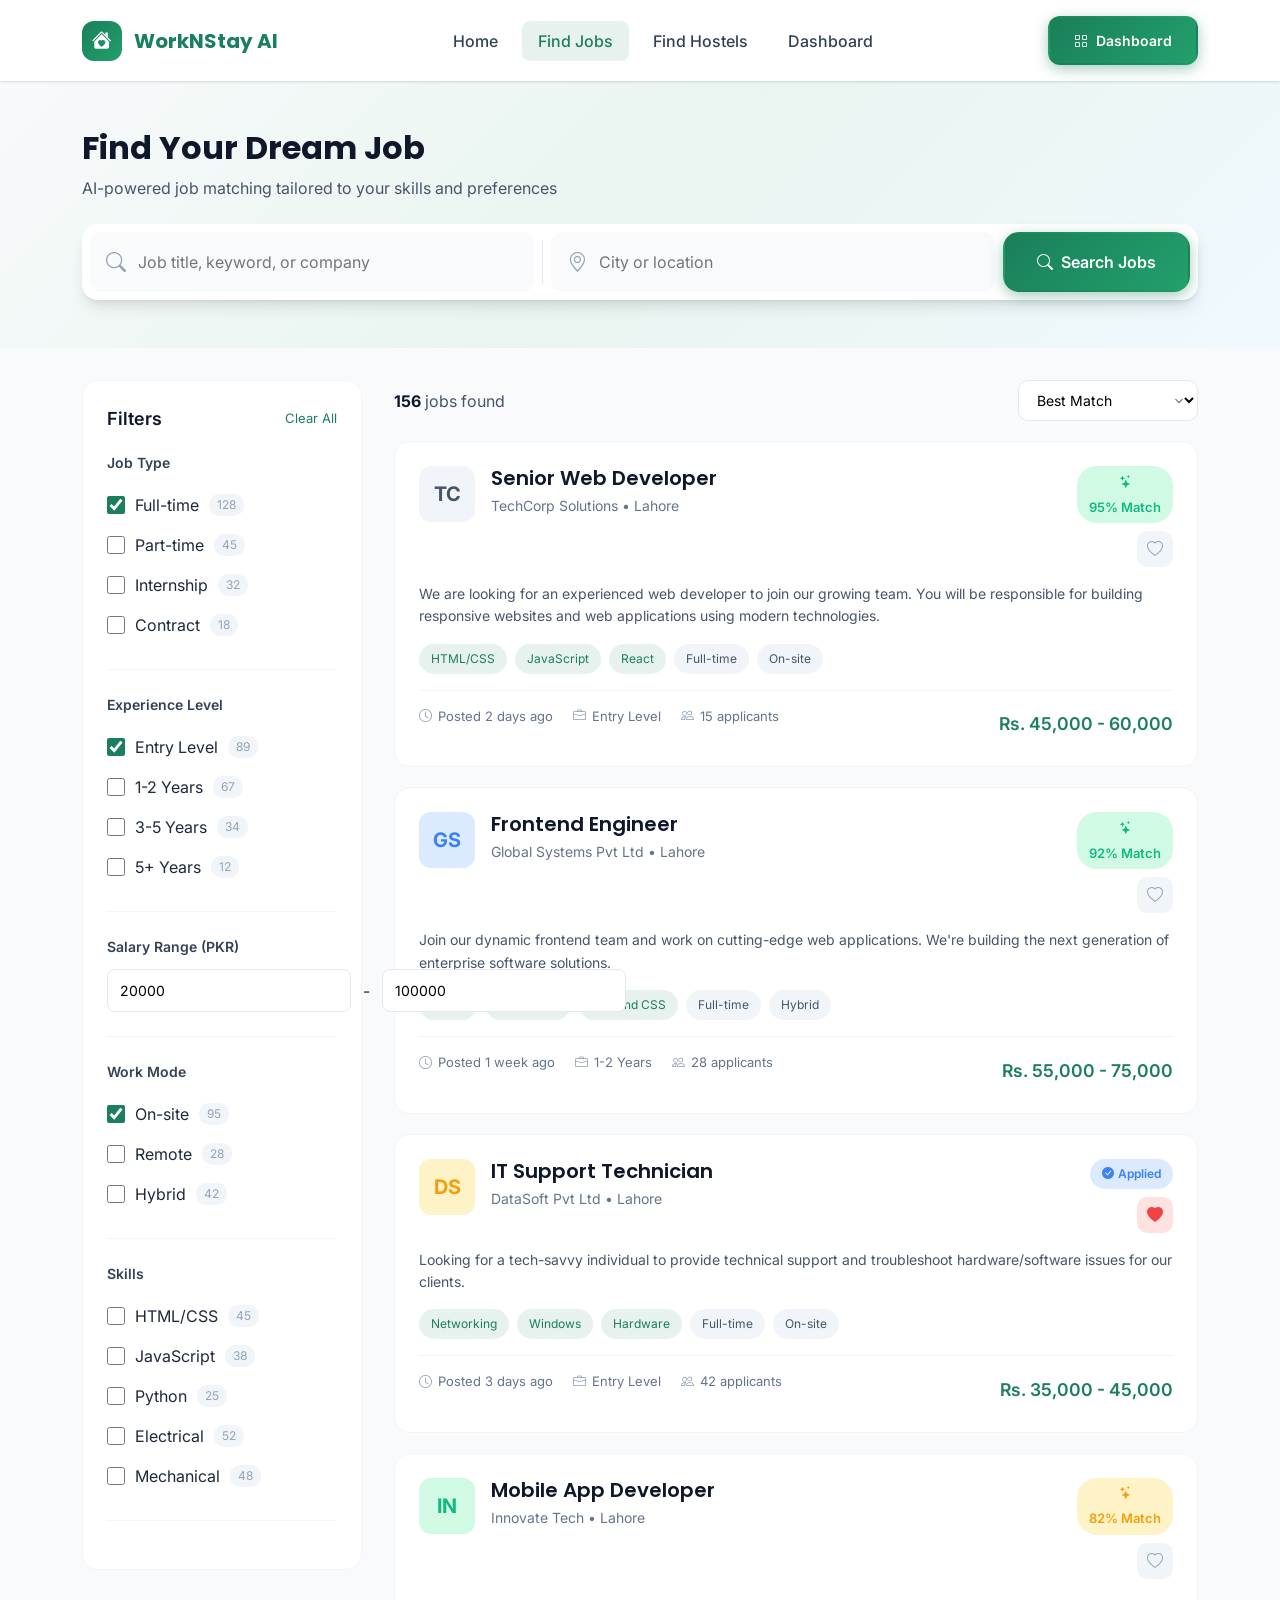
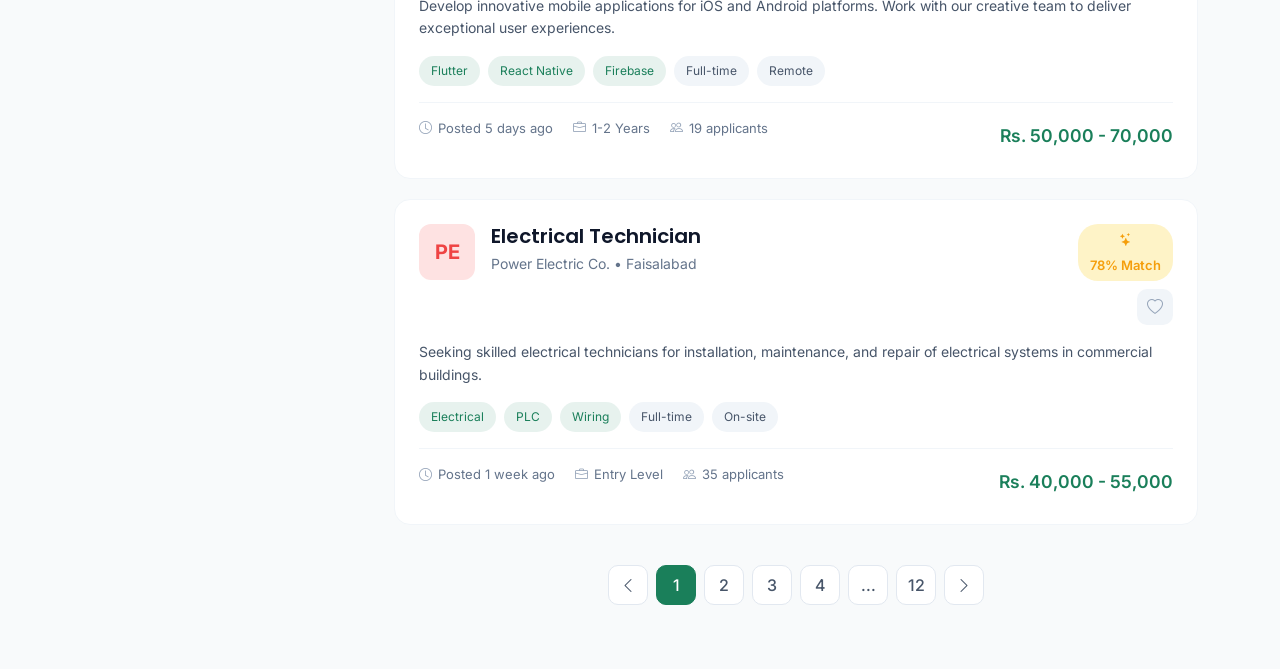
<file: jobs.html>
<!DOCTYPE html>
<html lang="en">

<head>
    <meta charset="UTF-8">
    <meta name="viewport" content="width=device-width, initial-scale=1.0">
    <meta name="description" content="Find Jobs - WorkNStay AI - AI-powered job matching for TEVTA students">
    <title>Find Jobs - WorkNStay AI</title>

    <link rel="icon" type="image/svg+xml"
        href="data:image/svg+xml,<svg xmlns='http://www.w3.org/2000/svg' viewBox='0 0 100 100'><text y='.9em' font-size='90'>🏠</text></svg>">

    <link rel="preconnect" href="https://fonts.googleapis.com">
    <link rel="preconnect" href="https://fonts.gstatic.com" crossorigin>
    <link
        href="https://fonts.googleapis.com/css2?family=Inter:wght@300;400;500;600;700;800&family=Poppins:wght@500;600;700;800&display=swap"
        rel="stylesheet">

    <link href="https://cdn.jsdelivr.net/npm/bootstrap@5.3.2/dist/css/bootstrap.min.css" rel="stylesheet">
    <link href="https://cdn.jsdelivr.net/npm/bootstrap-icons@1.11.1/font/bootstrap-icons.css" rel="stylesheet">

    <link rel="stylesheet" href="css/style.css">
    <link rel="stylesheet" href="css/components.css">
    <link rel="stylesheet" href="css/animations.css">

    <style>
        body {
            padding-top: 80px;
        }

        .jobs-hero {
            background: linear-gradient(135deg, #f8fafb 0%, #e8f5f0 50%, #f0f9ff 100%);
            padding: 48px 0;
            margin-bottom: 32px;
        }

        .jobs-hero-title {
            font-size: 2rem;
            font-weight: 700;
            margin-bottom: 8px;
        }

        .jobs-hero-subtitle {
            color: var(--gray-600);
            margin-bottom: 24px;
        }

        .search-wrapper {
            background: white;
            border-radius: 16px;
            padding: 8px;
            box-shadow: var(--shadow-lg);
            display: flex;
            gap: 8px;
        }

        .search-input-group {
            flex: 1;
            display: flex;
            align-items: center;
            gap: 12px;
            padding: 12px 16px;
            background: var(--gray-50);
            border-radius: 12px;
        }

        .search-input-group i {
            color: var(--gray-400);
            font-size: 1.25rem;
        }

        .search-input-group input {
            flex: 1;
            border: none;
            background: transparent;
            font-size: 1rem;
            outline: none;
        }

        .search-divider {
            width: 1px;
            background: var(--gray-200);
            margin: 8px 0;
        }

        .jobs-container {
            display: grid;
            grid-template-columns: 280px 1fr;
            gap: 32px;
            padding-bottom: 64px;
        }

        /* Filter Sidebar */
        .filter-sidebar {
            position: sticky;
            top: 100px;
            height: fit-content;
        }

        .filter-card {
            background: white;
            border-radius: 16px;
            padding: 24px;
            border: 1px solid var(--gray-100);
        }

        .filter-header {
            display: flex;
            justify-content: space-between;
            align-items: center;
            margin-bottom: 20px;
        }

        .filter-title {
            font-weight: 600;
            color: var(--gray-900);
        }

        .filter-clear {
            font-size: 13px;
            color: var(--primary);
            cursor: pointer;
            background: none;
            border: none;
        }

        .filter-group {
            margin-bottom: 24px;
            padding-bottom: 24px;
            border-bottom: 1px solid var(--gray-100);
        }

        .filter-group:last-child {
            margin-bottom: 0;
            padding-bottom: 0;
            border-bottom: none;
        }

        .filter-group-title {
            font-size: 14px;
            font-weight: 600;
            color: var(--gray-700);
            margin-bottom: 12px;
        }

        .filter-option {
            display: flex;
            align-items: center;
            gap: 10px;
            padding: 8px 0;
            cursor: pointer;
        }

        .filter-option input[type="checkbox"] {
            width: 18px;
            height: 18px;
            border: 2px solid var(--gray-300);
            border-radius: 4px;
            cursor: pointer;
        }

        .filter-option input[type="checkbox"]:checked {
            accent-color: var(--primary);
        }

        .filter-option label {
            flex: 1;
            font-size: 14px;
            color: var(--gray-600);
            cursor: pointer;
        }

        .filter-option .count {
            font-size: 12px;
            color: var(--gray-400);
            background: var(--gray-100);
            padding: 2px 8px;
            border-radius: 10px;
        }

        .salary-range {
            display: flex;
            gap: 12px;
            align-items: center;
        }

        .salary-input {
            flex: 1;
            padding: 10px 12px;
            border: 1px solid var(--gray-200);
            border-radius: 8px;
            font-size: 14px;
        }

        .salary-input:focus {
            outline: none;
            border-color: var(--primary);
        }

        /* Jobs List */
        .jobs-list-header {
            display: flex;
            justify-content: space-between;
            align-items: center;
            margin-bottom: 20px;
        }

        .jobs-count {
            color: var(--gray-600);
        }

        .jobs-count strong {
            color: var(--gray-900);
        }

        .sort-select {
            padding: 10px 32px 10px 14px;
            border: 1px solid var(--gray-200);
            border-radius: 10px;
            font-size: 14px;
            background: white url("data:image/svg+xml,%3csvg xmlns='http://www.w3.org/2000/svg' fill='none' viewBox='0 0 20 20'%3e%3cpath stroke='%236b7280' stroke-linecap='round' stroke-linejoin='round' stroke-width='1.5' d='M6 8l4 4 4-4'/%3e%3c/svg%3e") no-repeat right 10px center;
            background-size: 16px;
            cursor: pointer;
        }

        .jobs-grid {
            display: grid;
            gap: 20px;
        }

        /* Job Card */
        .job-card {
            background: white;
            border-radius: 16px;
            padding: 24px;
            border: 1px solid var(--gray-100);
            transition: all 0.3s ease;
            cursor: pointer;
        }

        .job-card:hover {
            border-color: var(--primary);
            box-shadow: var(--shadow-lg);
            transform: translateY(-2px);
        }

        .job-card-header {
            display: flex;
            justify-content: space-between;
            align-items: flex-start;
            margin-bottom: 16px;
        }

        .job-card-left {
            display: flex;
            gap: 16px;
        }

        .company-logo {
            width: 56px;
            height: 56px;
            background: var(--gray-100);
            border-radius: 12px;
            display: flex;
            align-items: center;
            justify-content: center;
            font-weight: 700;
            color: var(--gray-600);
            font-size: 1.25rem;
        }

        .job-info h5 {
            font-weight: 600;
            color: var(--gray-900);
            margin-bottom: 4px;
        }

        .job-info p {
            color: var(--gray-500);
            font-size: 14px;
            margin: 0;
        }

        .job-card-right {
            display: flex;
            flex-direction: column;
            align-items: flex-end;
            gap: 8px;
        }

        .match-score {
            display: flex;
            align-items: center;
            gap: 6px;
            padding: 6px 12px;
            border-radius: 20px;
            font-size: 13px;
            font-weight: 600;
        }

        .match-score.high {
            background: var(--success-light);
            color: var(--success);
        }

        .match-score.medium {
            background: var(--warning-light);
            color: var(--warning);
        }

        .match-score.low {
            background: var(--gray-100);
            color: var(--gray-600);
        }

        .favorite-btn {
            width: 36px;
            height: 36px;
            background: var(--gray-100);
            border: none;
            border-radius: 10px;
            display: flex;
            align-items: center;
            justify-content: center;
            color: var(--gray-400);
            cursor: pointer;
            transition: all 0.2s;
        }

        .favorite-btn:hover,
        .favorite-btn.active {
            background: var(--error-light);
            color: var(--error);
        }

        .job-description {
            color: var(--gray-600);
            font-size: 14px;
            line-height: 1.6;
            margin-bottom: 16px;
            display: -webkit-box;
            -webkit-line-clamp: 2;
            -webkit-box-orient: vertical;
            overflow: hidden;
        }

        .job-tags {
            display: flex;
            flex-wrap: wrap;
            gap: 8px;
            margin-bottom: 16px;
        }

        .job-tag {
            padding: 6px 12px;
            background: var(--gray-100);
            border-radius: 20px;
            font-size: 12px;
            color: var(--gray-600);
        }

        .job-tag.skill {
            background: rgba(26, 127, 90, 0.1);
            color: var(--primary);
        }

        .job-card-footer {
            display: flex;
            justify-content: space-between;
            align-items: center;
            padding-top: 16px;
            border-top: 1px solid var(--gray-100);
        }

        .job-meta {
            display: flex;
            gap: 20px;
        }

        .job-meta-item {
            display: flex;
            align-items: center;
            gap: 6px;
            font-size: 13px;
            color: var(--gray-500);
        }

        .job-meta-item i {
            color: var(--gray-400);
        }

        .job-salary {
            font-weight: 600;
            color: var(--primary);
            font-size: 1.1rem;
        }

        /* Applied Badge */
        .applied-badge {
            display: inline-flex;
            align-items: center;
            gap: 4px;
            padding: 6px 12px;
            background: var(--info-light);
            color: var(--info);
            border-radius: 20px;
            font-size: 12px;
            font-weight: 600;
        }

        /* Pagination */
        .pagination-wrapper {
            display: flex;
            justify-content: center;
            margin-top: 40px;
        }

        .pagination-custom {
            display: flex;
            gap: 8px;
        }

        .page-btn {
            width: 40px;
            height: 40px;
            display: flex;
            align-items: center;
            justify-content: center;
            background: white;
            border: 1px solid var(--gray-200);
            border-radius: 10px;
            color: var(--gray-600);
            font-weight: 500;
            cursor: pointer;
            transition: all 0.2s;
        }

        .page-btn:hover {
            border-color: var(--primary);
            color: var(--primary);
        }

        .page-btn.active {
            background: var(--primary);
            border-color: var(--primary);
            color: white;
        }

        /* Mobile Filter Toggle */
        .filter-toggle-btn {
            display: none;
            width: 100%;
            margin-bottom: 20px;
        }

        @media (max-width: 992px) {
            .jobs-container {
                grid-template-columns: 1fr;
            }

            .filter-sidebar {
                display: none;
                position: fixed;
                top: 0;
                left: 0;
                right: 0;
                bottom: 0;
                z-index: 1000;
                background: rgba(0, 0, 0, 0.5);
                padding: 20px;
                overflow-y: auto;
            }

            .filter-sidebar.show {
                display: block;
            }

            .filter-card {
                max-width: 360px;
                margin: 0 auto;
                max-height: 90vh;
                overflow-y: auto;
            }

            .filter-toggle-btn {
                display: flex;
            }
        }

        @media (max-width: 768px) {
            .search-wrapper {
                flex-direction: column;
            }

            .search-divider {
                width: 100%;
                height: 1px;
                margin: 0;
            }

            .job-card-header {
                flex-direction: column;
                gap: 12px;
            }

            .job-card-right {
                flex-direction: row;
                width: 100%;
                justify-content: space-between;
            }

            .job-meta {
                flex-wrap: wrap;
                gap: 12px;
            }
        }
    </style>
</head>

<body>
    <!-- Navigation -->
    <nav class="navbar-custom">
        <div class="container">
            <div class="d-flex justify-content-between align-items-center">
                <a href="index.html" class="navbar-brand-custom">
                    <div class="logo-icon">
                        <i class="bi bi-house-heart-fill"></i>
                    </div>
                    WorkNStay AI
                </a>

                <div class="d-none d-lg-flex align-items-center gap-2">
                    <a href="index.html" class="nav-link-custom">Home</a>
                    <a href="jobs.html" class="nav-link-custom active">Find Jobs</a>
                    <a href="hostels.html" class="nav-link-custom">Find Hostels</a>
                    <a href="dashboard.html" class="nav-link-custom">Dashboard</a>
                </div>

                <div class="d-flex align-items-center gap-3">
                    <a href="dashboard.html" class="btn-custom btn-primary">
                        <i class="bi bi-grid"></i>
                        Dashboard
                    </a>
                </div>
            </div>
        </div>
    </nav>

    <!-- Jobs Hero -->
    <section class="jobs-hero">
        <div class="container">
            <h1 class="jobs-hero-title">Find Your Dream Job</h1>
            <p class="jobs-hero-subtitle">AI-powered job matching tailored to your skills and preferences</p>

            <div class="search-wrapper">
                <div class="search-input-group">
                    <i class="bi bi-search"></i>
                    <input type="text" placeholder="Job title, keyword, or company" id="searchKeyword">
                </div>
                <div class="search-divider"></div>
                <div class="search-input-group">
                    <i class="bi bi-geo-alt"></i>
                    <input type="text" placeholder="City or location" id="searchLocation">
                </div>
                <button class="btn-custom btn-primary btn-lg">
                    <i class="bi bi-search"></i>
                    Search Jobs
                </button>
            </div>
        </div>
    </section>

    <!-- Jobs Content -->
    <section class="container">
        <button class="btn-custom btn-outline-primary filter-toggle-btn" onclick="toggleFilters()">
            <i class="bi bi-funnel"></i>
            Show Filters
        </button>

        <div class="jobs-container">
            <!-- Filter Sidebar -->
            <aside class="filter-sidebar" id="filterSidebar">
                <div class="filter-card">
                    <div class="filter-header">
                        <span class="filter-title">Filters</span>
                        <button class="filter-clear">Clear All</button>
                    </div>

                    <div class="filter-group">
                        <div class="filter-group-title">Job Type</div>
                        <label class="filter-option">
                            <input type="checkbox" checked>
                            <span>Full-time</span>
                            <span class="count">128</span>
                        </label>
                        <label class="filter-option">
                            <input type="checkbox">
                            <span>Part-time</span>
                            <span class="count">45</span>
                        </label>
                        <label class="filter-option">
                            <input type="checkbox">
                            <span>Internship</span>
                            <span class="count">32</span>
                        </label>
                        <label class="filter-option">
                            <input type="checkbox">
                            <span>Contract</span>
                            <span class="count">18</span>
                        </label>
                    </div>

                    <div class="filter-group">
                        <div class="filter-group-title">Experience Level</div>
                        <label class="filter-option">
                            <input type="checkbox" checked>
                            <span>Entry Level</span>
                            <span class="count">89</span>
                        </label>
                        <label class="filter-option">
                            <input type="checkbox">
                            <span>1-2 Years</span>
                            <span class="count">67</span>
                        </label>
                        <label class="filter-option">
                            <input type="checkbox">
                            <span>3-5 Years</span>
                            <span class="count">34</span>
                        </label>
                        <label class="filter-option">
                            <input type="checkbox">
                            <span>5+ Years</span>
                            <span class="count">12</span>
                        </label>
                    </div>

                    <div class="filter-group">
                        <div class="filter-group-title">Salary Range (PKR)</div>
                        <div class="salary-range">
                            <input type="number" class="salary-input" placeholder="Min" value="20000">
                            <span>-</span>
                            <input type="number" class="salary-input" placeholder="Max" value="100000">
                        </div>
                    </div>

                    <div class="filter-group">
                        <div class="filter-group-title">Work Mode</div>
                        <label class="filter-option">
                            <input type="checkbox" checked>
                            <span>On-site</span>
                            <span class="count">95</span>
                        </label>
                        <label class="filter-option">
                            <input type="checkbox">
                            <span>Remote</span>
                            <span class="count">28</span>
                        </label>
                        <label class="filter-option">
                            <input type="checkbox">
                            <span>Hybrid</span>
                            <span class="count">42</span>
                        </label>
                    </div>

                    <div class="filter-group">
                        <div class="filter-group-title">Skills</div>
                        <label class="filter-option">
                            <input type="checkbox">
                            <span>HTML/CSS</span>
                            <span class="count">45</span>
                        </label>
                        <label class="filter-option">
                            <input type="checkbox">
                            <span>JavaScript</span>
                            <span class="count">38</span>
                        </label>
                        <label class="filter-option">
                            <input type="checkbox">
                            <span>Python</span>
                            <span class="count">25</span>
                        </label>
                        <label class="filter-option">
                            <input type="checkbox">
                            <span>Electrical</span>
                            <span class="count">52</span>
                        </label>
                        <label class="filter-option">
                            <input type="checkbox">
                            <span>Mechanical</span>
                            <span class="count">48</span>
                        </label>
                    </div>

                    <button class="btn-custom btn-primary w-100 d-lg-none" onclick="toggleFilters()">
                        Apply Filters
                    </button>
                </div>
            </aside>

            <!-- Jobs List -->
            <div class="jobs-list">
                <div class="jobs-list-header">
                    <span class="jobs-count"><strong>156</strong> jobs found</span>
                    <select class="sort-select">
                        <option>Best Match</option>
                        <option>Most Recent</option>
                        <option>Highest Salary</option>
                        <option>Nearest Location</option>
                    </select>
                </div>

                <div class="jobs-grid">
                    <!-- Job Card 1 -->
                    <div class="job-card" onclick="window.location='job-detail.html'">
                        <div class="job-card-header">
                            <div class="job-card-left">
                                <div class="company-logo">TC</div>
                                <div class="job-info">
                                    <h5>Senior Web Developer</h5>
                                    <p>TechCorp Solutions • Lahore</p>
                                </div>
                            </div>
                            <div class="job-card-right">
                                <span class="match-score high">
                                    <i class="bi bi-stars"></i>
                                    95% Match
                                </span>
                                <button class="favorite-btn" onclick="event.stopPropagation(); toggleFavorite(this)">
                                    <i class="bi bi-heart"></i>
                                </button>
                            </div>
                        </div>

                        <p class="job-description">
                            We are looking for an experienced web developer to join our growing team.
                            You will be responsible for building responsive websites and web applications
                            using modern technologies.
                        </p>

                        <div class="job-tags">
                            <span class="job-tag skill">HTML/CSS</span>
                            <span class="job-tag skill">JavaScript</span>
                            <span class="job-tag skill">React</span>
                            <span class="job-tag">Full-time</span>
                            <span class="job-tag">On-site</span>
                        </div>

                        <div class="job-card-footer">
                            <div class="job-meta">
                                <span class="job-meta-item">
                                    <i class="bi bi-clock"></i>
                                    Posted 2 days ago
                                </span>
                                <span class="job-meta-item">
                                    <i class="bi bi-briefcase"></i>
                                    Entry Level
                                </span>
                                <span class="job-meta-item">
                                    <i class="bi bi-people"></i>
                                    15 applicants
                                </span>
                            </div>
                            <span class="job-salary">Rs. 45,000 - 60,000</span>
                        </div>
                    </div>

                    <!-- Job Card 2 -->
                    <div class="job-card">
                        <div class="job-card-header">
                            <div class="job-card-left">
                                <div class="company-logo" style="background: var(--info-light); color: var(--info);">GS
                                </div>
                                <div class="job-info">
                                    <h5>Frontend Engineer</h5>
                                    <p>Global Systems Pvt Ltd • Lahore</p>
                                </div>
                            </div>
                            <div class="job-card-right">
                                <span class="match-score high">
                                    <i class="bi bi-stars"></i>
                                    92% Match
                                </span>
                                <button class="favorite-btn" onclick="event.stopPropagation(); toggleFavorite(this)">
                                    <i class="bi bi-heart"></i>
                                </button>
                            </div>
                        </div>

                        <p class="job-description">
                            Join our dynamic frontend team and work on cutting-edge web applications.
                            We're building the next generation of enterprise software solutions.
                        </p>

                        <div class="job-tags">
                            <span class="job-tag skill">Vue.js</span>
                            <span class="job-tag skill">TypeScript</span>
                            <span class="job-tag skill">Tailwind CSS</span>
                            <span class="job-tag">Full-time</span>
                            <span class="job-tag">Hybrid</span>
                        </div>

                        <div class="job-card-footer">
                            <div class="job-meta">
                                <span class="job-meta-item">
                                    <i class="bi bi-clock"></i>
                                    Posted 1 week ago
                                </span>
                                <span class="job-meta-item">
                                    <i class="bi bi-briefcase"></i>
                                    1-2 Years
                                </span>
                                <span class="job-meta-item">
                                    <i class="bi bi-people"></i>
                                    28 applicants
                                </span>
                            </div>
                            <span class="job-salary">Rs. 55,000 - 75,000</span>
                        </div>
                    </div>

                    <!-- Job Card 3 - Applied -->
                    <div class="job-card">
                        <div class="job-card-header">
                            <div class="job-card-left">
                                <div class="company-logo"
                                    style="background: var(--warning-light); color: var(--warning);">DS</div>
                                <div class="job-info">
                                    <h5>IT Support Technician</h5>
                                    <p>DataSoft Pvt Ltd • Lahore</p>
                                </div>
                            </div>
                            <div class="job-card-right">
                                <span class="applied-badge">
                                    <i class="bi bi-check-circle-fill"></i>
                                    Applied
                                </span>
                                <button class="favorite-btn active"
                                    onclick="event.stopPropagation(); toggleFavorite(this)">
                                    <i class="bi bi-heart-fill"></i>
                                </button>
                            </div>
                        </div>

                        <p class="job-description">
                            Looking for a tech-savvy individual to provide technical support and
                            troubleshoot hardware/software issues for our clients.
                        </p>

                        <div class="job-tags">
                            <span class="job-tag skill">Networking</span>
                            <span class="job-tag skill">Windows</span>
                            <span class="job-tag skill">Hardware</span>
                            <span class="job-tag">Full-time</span>
                            <span class="job-tag">On-site</span>
                        </div>

                        <div class="job-card-footer">
                            <div class="job-meta">
                                <span class="job-meta-item">
                                    <i class="bi bi-clock"></i>
                                    Posted 3 days ago
                                </span>
                                <span class="job-meta-item">
                                    <i class="bi bi-briefcase"></i>
                                    Entry Level
                                </span>
                                <span class="job-meta-item">
                                    <i class="bi bi-people"></i>
                                    42 applicants
                                </span>
                            </div>
                            <span class="job-salary">Rs. 35,000 - 45,000</span>
                        </div>
                    </div>

                    <!-- Job Card 4 -->
                    <div class="job-card">
                        <div class="job-card-header">
                            <div class="job-card-left">
                                <div class="company-logo"
                                    style="background: var(--success-light); color: var(--success);">IN</div>
                                <div class="job-info">
                                    <h5>Mobile App Developer</h5>
                                    <p>Innovate Tech • Lahore</p>
                                </div>
                            </div>
                            <div class="job-card-right">
                                <span class="match-score medium">
                                    <i class="bi bi-stars"></i>
                                    82% Match
                                </span>
                                <button class="favorite-btn" onclick="event.stopPropagation(); toggleFavorite(this)">
                                    <i class="bi bi-heart"></i>
                                </button>
                            </div>
                        </div>

                        <p class="job-description">
                            Develop innovative mobile applications for iOS and Android platforms.
                            Work with our creative team to deliver exceptional user experiences.
                        </p>

                        <div class="job-tags">
                            <span class="job-tag skill">Flutter</span>
                            <span class="job-tag skill">React Native</span>
                            <span class="job-tag skill">Firebase</span>
                            <span class="job-tag">Full-time</span>
                            <span class="job-tag">Remote</span>
                        </div>

                        <div class="job-card-footer">
                            <div class="job-meta">
                                <span class="job-meta-item">
                                    <i class="bi bi-clock"></i>
                                    Posted 5 days ago
                                </span>
                                <span class="job-meta-item">
                                    <i class="bi bi-briefcase"></i>
                                    1-2 Years
                                </span>
                                <span class="job-meta-item">
                                    <i class="bi bi-people"></i>
                                    19 applicants
                                </span>
                            </div>
                            <span class="job-salary">Rs. 50,000 - 70,000</span>
                        </div>
                    </div>

                    <!-- Job Card 5 -->
                    <div class="job-card">
                        <div class="job-card-header">
                            <div class="job-card-left">
                                <div class="company-logo" style="background: var(--error-light); color: var(--error);">
                                    PE</div>
                                <div class="job-info">
                                    <h5>Electrical Technician</h5>
                                    <p>Power Electric Co. • Faisalabad</p>
                                </div>
                            </div>
                            <div class="job-card-right">
                                <span class="match-score medium">
                                    <i class="bi bi-stars"></i>
                                    78% Match
                                </span>
                                <button class="favorite-btn" onclick="event.stopPropagation(); toggleFavorite(this)">
                                    <i class="bi bi-heart"></i>
                                </button>
                            </div>
                        </div>

                        <p class="job-description">
                            Seeking skilled electrical technicians for installation, maintenance,
                            and repair of electrical systems in commercial buildings.
                        </p>

                        <div class="job-tags">
                            <span class="job-tag skill">Electrical</span>
                            <span class="job-tag skill">PLC</span>
                            <span class="job-tag skill">Wiring</span>
                            <span class="job-tag">Full-time</span>
                            <span class="job-tag">On-site</span>
                        </div>

                        <div class="job-card-footer">
                            <div class="job-meta">
                                <span class="job-meta-item">
                                    <i class="bi bi-clock"></i>
                                    Posted 1 week ago
                                </span>
                                <span class="job-meta-item">
                                    <i class="bi bi-briefcase"></i>
                                    Entry Level
                                </span>
                                <span class="job-meta-item">
                                    <i class="bi bi-people"></i>
                                    35 applicants
                                </span>
                            </div>
                            <span class="job-salary">Rs. 40,000 - 55,000</span>
                        </div>
                    </div>
                </div>

                <!-- Pagination -->
                <div class="pagination-wrapper">
                    <div class="pagination-custom">
                        <button class="page-btn">
                            <i class="bi bi-chevron-left"></i>
                        </button>
                        <button class="page-btn active">1</button>
                        <button class="page-btn">2</button>
                        <button class="page-btn">3</button>
                        <button class="page-btn">4</button>
                        <button class="page-btn">...</button>
                        <button class="page-btn">12</button>
                        <button class="page-btn">
                            <i class="bi bi-chevron-right"></i>
                        </button>
                    </div>
                </div>
            </div>
        </div>
    </section>

    <!-- Bootstrap JS -->
    <script src="https://cdn.jsdelivr.net/npm/bootstrap@5.3.2/dist/js/bootstrap.bundle.min.js"></script>
    <script src="js/main.js"></script>

    <script>
        function toggleFilters() {
            const sidebar = document.getElementById('filterSidebar');
            sidebar.classList.toggle('show');
        }
    </script>
</body>

</html>
</file>
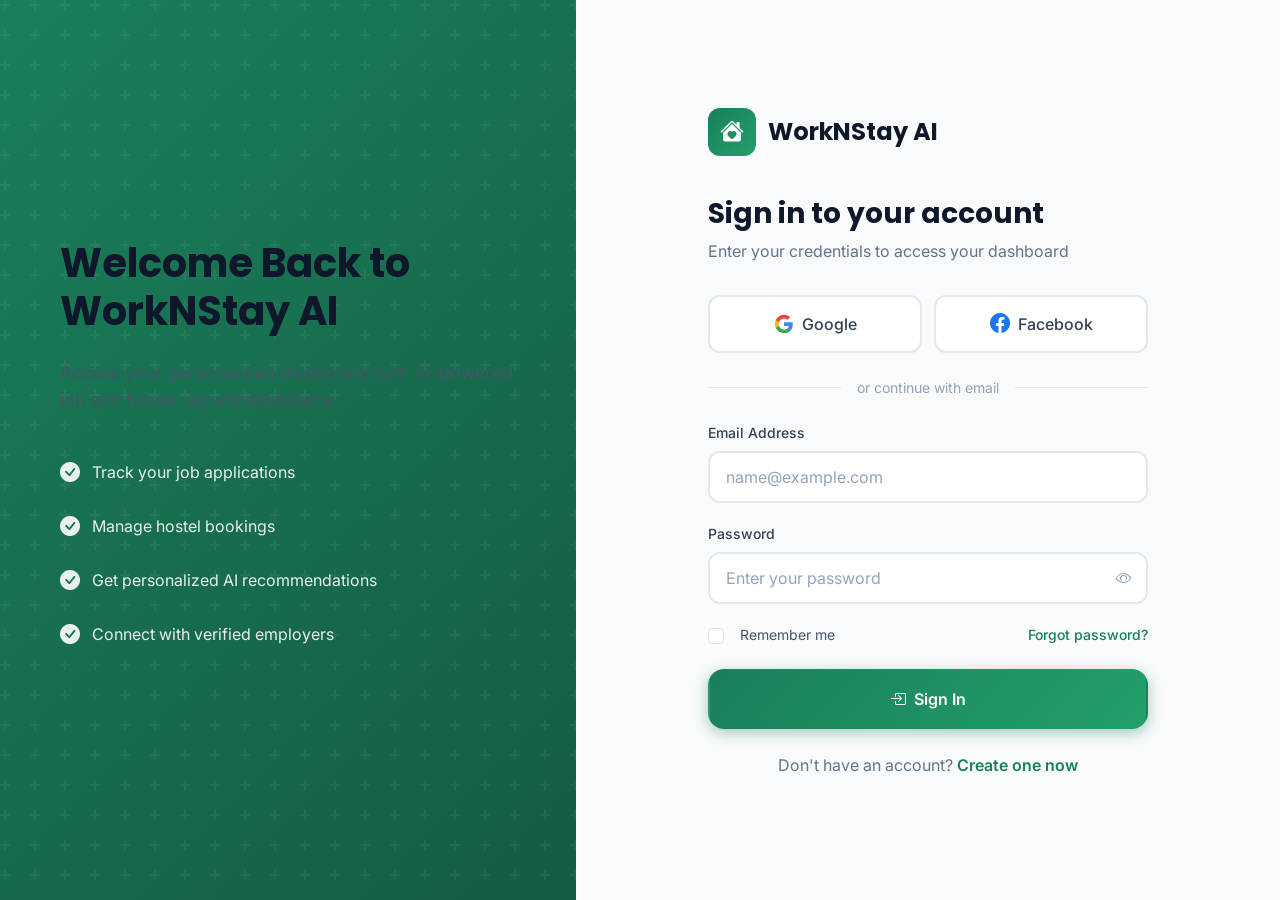
<file: login.html>
<!DOCTYPE html>
<html lang="en">

<head>
    <meta charset="UTF-8">
    <meta name="viewport" content="width=device-width, initial-scale=1.0">
    <meta name="description" content="Login to WorkNStay AI - Access your job and hostel dashboard">
    <title>Login - WorkNStay AI</title>

    <!-- Favicon -->
    <link rel="icon" type="image/svg+xml"
        href="data:image/svg+xml,<svg xmlns='http://www.w3.org/2000/svg' viewBox='0 0 100 100'><text y='.9em' font-size='90'>🏠</text></svg>">

    <!-- Google Fonts -->
    <link rel="preconnect" href="https://fonts.googleapis.com">
    <link rel="preconnect" href="https://fonts.gstatic.com" crossorigin>
    <link
        href="https://fonts.googleapis.com/css2?family=Inter:wght@300;400;500;600;700;800&family=Poppins:wght@500;600;700;800&display=swap"
        rel="stylesheet">

    <!-- Bootstrap CSS -->
    <link href="https://cdn.jsdelivr.net/npm/bootstrap@5.3.2/dist/css/bootstrap.min.css" rel="stylesheet">
    <link href="https://cdn.jsdelivr.net/npm/bootstrap-icons@1.11.1/font/bootstrap-icons.css" rel="stylesheet">

    <!-- Custom CSS -->
    <link rel="stylesheet" href="css/style.css">
    <link rel="stylesheet" href="css/components.css">
    <link rel="stylesheet" href="css/animations.css">

    <style>
        .auth-page {
            min-height: 100vh;
            display: flex;
        }

        .auth-sidebar {
            width: 45%;
            background: linear-gradient(135deg, var(--primary) 0%, var(--primary-dark) 100%);
            padding: 60px;
            display: flex;
            flex-direction: column;
            justify-content: center;
            position: relative;
            overflow: hidden;
        }

        .auth-sidebar::before {
            content: '';
            position: absolute;
            top: 0;
            left: 0;
            right: 0;
            bottom: 0;
            background: url("data:image/svg+xml,%3Csvg width='60' height='60' viewBox='0 0 60 60' xmlns='http://www.w3.org/2000/svg'%3E%3Cg fill='none' fill-rule='evenodd'%3E%3Cg fill='%23ffffff' fill-opacity='0.05'%3E%3Cpath d='M36 34v-4h-2v4h-4v2h4v4h2v-4h4v-2h-4zm0-30V0h-2v4h-4v2h4v4h2V6h4V4h-4zM6 34v-4H4v4H0v2h4v4h2v-4h4v-2H6zM6 4V0H4v4H0v2h4v4h2V6h4V4H6z'/%3E%3C/g%3E%3C/g%3E%3C/svg%3E");
        }

        .auth-sidebar-content {
            position: relative;
            z-index: 2;
            color: white;
        }

        .auth-sidebar-title {
            font-size: 2.5rem;
            font-weight: 700;
            margin-bottom: 1.5rem;
            line-height: 1.2;
        }

        .auth-sidebar-text {
            font-size: 1.125rem;
            opacity: 0.9;
            margin-bottom: 2rem;
        }

        .auth-features {
            list-style: none;
            padding: 0;
            margin: 0;
        }

        .auth-features li {
            display: flex;
            align-items: center;
            gap: 12px;
            padding: 12px 0;
            font-size: 1rem;
            opacity: 0.9;
        }

        .auth-features i {
            font-size: 1.25rem;
        }

        .auth-main {
            flex: 1;
            display: flex;
            align-items: center;
            justify-content: center;
            padding: 40px;
            background: var(--bg-secondary);
        }

        .auth-form-container {
            width: 100%;
            max-width: 440px;
        }

        .auth-logo {
            display: flex;
            align-items: center;
            gap: 12px;
            margin-bottom: 40px;
        }

        .auth-logo .logo-icon {
            width: 48px;
            height: 48px;
            background: var(--primary-gradient);
            border-radius: 12px;
            display: flex;
            align-items: center;
            justify-content: center;
            color: white;
            font-size: 1.5rem;
        }

        .auth-logo span {
            font-family: var(--font-heading);
            font-weight: 700;
            font-size: 1.5rem;
            color: var(--gray-900);
        }

        .auth-title {
            font-size: 1.75rem;
            font-weight: 700;
            color: var(--gray-900);
            margin-bottom: 8px;
        }

        .auth-subtitle {
            color: var(--gray-500);
            margin-bottom: 32px;
        }

        .social-login {
            display: flex;
            gap: 12px;
            margin-bottom: 24px;
        }

        .social-btn {
            flex: 1;
            display: flex;
            align-items: center;
            justify-content: center;
            gap: 8px;
            padding: 12px;
            background: white;
            border: 2px solid var(--gray-200);
            border-radius: 12px;
            font-weight: 500;
            color: var(--gray-700);
            cursor: pointer;
            transition: all 0.2s;
        }

        .social-btn:hover {
            border-color: var(--gray-300);
            background: var(--gray-50);
        }

        .divider {
            display: flex;
            align-items: center;
            gap: 16px;
            margin-bottom: 24px;
        }

        .divider::before,
        .divider::after {
            content: '';
            flex: 1;
            height: 1px;
            background: var(--gray-200);
        }

        .divider span {
            color: var(--gray-400);
            font-size: 14px;
        }

        .password-input-wrapper {
            position: relative;
        }

        .password-toggle {
            position: absolute;
            right: 12px;
            top: 50%;
            transform: translateY(-50%);
            background: none;
            border: none;
            color: var(--gray-400);
            cursor: pointer;
            padding: 4px;
        }

        .password-toggle:hover {
            color: var(--gray-600);
        }

        .form-check-custom-inline {
            display: flex;
            align-items: center;
            justify-content: space-between;
            margin-bottom: 24px;
        }

        .forgot-link {
            color: var(--primary);
            font-size: 14px;
            font-weight: 500;
        }

        .auth-footer {
            text-align: center;
            margin-top: 24px;
            color: var(--gray-500);
        }

        .auth-footer a {
            color: var(--primary);
            font-weight: 600;
        }

        @media (max-width: 992px) {
            .auth-sidebar {
                display: none;
            }

            .auth-main {
                padding: 24px;
            }
        }
    </style>
</head>

<body>
    <div class="auth-page">
        <!-- Sidebar -->
        <div class="auth-sidebar">
            <div class="auth-sidebar-content">
                <h1 class="auth-sidebar-title">
                    Welcome Back to<br>WorkNStay AI
                </h1>
                <p class="auth-sidebar-text">
                    Access your personalized dashboard with AI-powered job and hostel recommendations.
                </p>
                <ul class="auth-features">
                    <li>
                        <i class="bi bi-check-circle-fill"></i>
                        Track your job applications
                    </li>
                    <li>
                        <i class="bi bi-check-circle-fill"></i>
                        Manage hostel bookings
                    </li>
                    <li>
                        <i class="bi bi-check-circle-fill"></i>
                        Get personalized AI recommendations
                    </li>
                    <li>
                        <i class="bi bi-check-circle-fill"></i>
                        Connect with verified employers
                    </li>
                </ul>
            </div>
        </div>

        <!-- Main Form -->
        <div class="auth-main">
            <div class="auth-form-container fade-in">
                <a href="index.html" class="auth-logo">
                    <div class="logo-icon">
                        <i class="bi bi-house-heart-fill"></i>
                    </div>
                    <span>WorkNStay AI</span>
                </a>

                <h2 class="auth-title">Sign in to your account</h2>
                <p class="auth-subtitle">Enter your credentials to access your dashboard</p>

                <!-- Social Login -->
                <div class="social-login">
                    <button class="social-btn" type="button">
                        <svg width="20" height="20" viewBox="0 0 24 24">
                            <path fill="#4285F4"
                                d="M22.56 12.25c0-.78-.07-1.53-.2-2.25H12v4.26h5.92c-.26 1.37-1.04 2.53-2.21 3.31v2.77h3.57c2.08-1.92 3.28-4.74 3.28-8.09z" />
                            <path fill="#34A853"
                                d="M12 23c2.97 0 5.46-.98 7.28-2.66l-3.57-2.77c-.98.66-2.23 1.06-3.71 1.06-2.86 0-5.29-1.93-6.16-4.53H2.18v2.84C3.99 20.53 7.7 23 12 23z" />
                            <path fill="#FBBC05"
                                d="M5.84 14.09c-.22-.66-.35-1.36-.35-2.09s.13-1.43.35-2.09V7.07H2.18C1.43 8.55 1 10.22 1 12s.43 3.45 1.18 4.93l2.85-2.22.81-.62z" />
                            <path fill="#EA4335"
                                d="M12 5.38c1.62 0 3.06.56 4.21 1.64l3.15-3.15C17.45 2.09 14.97 1 12 1 7.7 1 3.99 3.47 2.18 7.07l3.66 2.84c.87-2.6 3.3-4.53 6.16-4.53z" />
                        </svg>
                        Google
                    </button>
                    <button class="social-btn" type="button">
                        <i class="bi bi-facebook" style="color: #1877F2; font-size: 20px;"></i>
                        Facebook
                    </button>
                </div>

                <div class="divider">
                    <span>or continue with email</span>
                </div>

                <!-- Login Form -->
                <form id="loginForm" data-validate>
                    <div class="form-group-custom">
                        <label for="email" class="form-label-custom">Email Address</label>
                        <input type="email" id="email" name="email" class="form-control-custom"
                            placeholder="name@example.com" required>
                    </div>

                    <div class="form-group-custom">
                        <label for="password" class="form-label-custom">Password</label>
                        <div class="password-input-wrapper">
                            <input type="password" id="password" name="password" class="form-control-custom"
                                placeholder="Enter your password" required data-min-length="8"
                                style="padding-right: 45px;">
                            <button type="button" class="password-toggle" onclick="togglePassword(this)">
                                <i class="bi bi-eye"></i>
                            </button>
                        </div>
                    </div>

                    <div class="form-check-custom-inline">
                        <label class="form-check-custom">
                            <input type="checkbox" class="form-check-input" id="remember">
                            <span style="margin-left: 8px; font-size: 14px; color: var(--gray-600);">Remember me</span>
                        </label>
                        <a href="#" class="forgot-link">Forgot password?</a>
                    </div>

                    <button type="submit" class="btn-custom btn-primary btn-lg w-100 btn-animate">
                        <i class="bi bi-box-arrow-in-right"></i>
                        Sign In
                    </button>
                </form>

                <p class="auth-footer">
                    Don't have an account? <a href="signup.html">Create one now</a>
                </p>
            </div>
        </div>
    </div>

    <!-- Bootstrap JS -->
    <script src="https://cdn.jsdelivr.net/npm/bootstrap@5.3.2/dist/js/bootstrap.bundle.min.js"></script>
    <script src="js/main.js"></script>

    <script>
        // Handle form submission
        document.getElementById('loginForm').addEventListener('submit', function (e) {
            e.preventDefault();

            const email = document.getElementById('email').value;
            const password = document.getElementById('password').value;

            if (email && password) {
                // Show loading state
                const btn = this.querySelector('button[type="submit"]');
                btn.innerHTML = '<span class="spinner" style="width: 20px; height: 20px; border-width: 2px;"></span> Signing in...';
                btn.disabled = true;

                // Simulate login
                setTimeout(() => {
                    // Redirect to dashboard
                    window.location.href = 'dashboard.html';
                }, 1500);
            }
        });
    </script>
</body>

</html>
</file>
<file: css/style.css>
﻿/* ============================================
   TEVTA AI Platform - Design System
   Premium Government-Grade Styling
   ============================================ */

/* CSS Variables - Design Tokens */
:root {
    /* Primary Colors - Government Green Theme */
    --primary: #1a7f5a;
    --primary-light: #22a06b;
    --primary-dark: #145c43;
    --primary-gradient: linear-gradient(135deg, #1a7f5a 0%, #22a06b 100%);
    
    /* Secondary Colors - Professional Blue */
    --secondary: #2563eb;
    --secondary-light: #3b82f6;
    --secondary-dark: #1d4ed8;
    --secondary-gradient: linear-gradient(135deg, #2563eb 0%, #3b82f6 100%);
    
    /* Accent Colors */
    --accent-gold: #f59e0b;
    --accent-purple: #8b5cf6;
    --accent-teal: #14b8a6;
    
    /* Neutral Colors */
    --white: #ffffff;
    --gray-50: #f8fafb;
    --gray-100: #f1f5f9;
    --gray-200: #e2e8f0;
    --gray-300: #cbd5e1;
    --gray-400: #94a3b8;
    --gray-500: #64748b;
    --gray-600: #475569;
    --gray-700: #334155;
    --gray-800: #1e293b;
    --gray-900: #0f172a;
    
    /* Status Colors */
    --success: #10b981;
    --success-light: #d1fae5;
    --warning: #f59e0b;
    --warning-light: #fef3c7;
    --error: #ef4444;
    --error-light: #fee2e2;
    --info: #3b82f6;
    --info-light: #dbeafe;
    
    /* Background Colors */
    --bg-primary: #ffffff;
    --bg-secondary: #f8fafb;
    --bg-tertiary: #f1f5f9;
    --bg-dark: #0f172a;
    
    /* Typography */
    --font-primary: 'Inter', -apple-system, BlinkMacSystemFont, 'Segoe UI', Roboto, sans-serif;
    --font-heading: 'Poppins', var(--font-primary);
    
    /* Font Sizes */
    --text-xs: 0.75rem;
    --text-sm: 0.875rem;
    --text-base: 1rem;
    --text-lg: 1.125rem;
    --text-xl: 1.25rem;
    --text-2xl: 1.5rem;
    --text-3xl: 1.875rem;
    --text-4xl: 2.25rem;
    --text-5xl: 3rem;
    --text-6xl: 3.75rem;
    
    /* Font Weights */
    --font-light: 300;
    --font-normal: 400;
    --font-medium: 500;
    --font-semibold: 600;
    --font-bold: 700;
    --font-extrabold: 800;
    
    /* Line Heights */
    --leading-tight: 1.25;
    --leading-snug: 1.375;
    --leading-normal: 1.5;
    --leading-relaxed: 1.625;
    
    /* Spacing Scale */
    --space-1: 0.25rem;
    --space-2: 0.5rem;
    --space-3: 0.75rem;
    --space-4: 1rem;
    --space-5: 1.25rem;
    --space-6: 1.5rem;
    --space-8: 2rem;
    --space-10: 2.5rem;
    --space-12: 3rem;
    --space-16: 4rem;
    --space-20: 5rem;
    --space-24: 6rem;
    
    /* Border Radius */
    --radius-sm: 0.375rem;
    --radius-md: 0.5rem;
    --radius-lg: 0.75rem;
    --radius-xl: 1rem;
    --radius-2xl: 1.5rem;
    --radius-full: 9999px;
    
    /* Shadows - Subtle & Premium */
    --shadow-xs: 0 1px 2px 0 rgba(0, 0, 0, 0.05);
    --shadow-sm: 0 1px 3px 0 rgba(0, 0, 0, 0.1), 0 1px 2px -1px rgba(0, 0, 0, 0.1);
    --shadow-md: 0 4px 6px -1px rgba(0, 0, 0, 0.1), 0 2px 4px -2px rgba(0, 0, 0, 0.1);
    --shadow-lg: 0 10px 15px -3px rgba(0, 0, 0, 0.1), 0 4px 6px -4px rgba(0, 0, 0, 0.1);
    --shadow-xl: 0 20px 25px -5px rgba(0, 0, 0, 0.1), 0 8px 10px -6px rgba(0, 0, 0, 0.1);
    --shadow-2xl: 0 25px 50px -12px rgba(0, 0, 0, 0.25);
    --shadow-inner: inset 0 2px 4px 0 rgba(0, 0, 0, 0.05);
    --shadow-glow: 0 0 20px rgba(26, 127, 90, 0.3);
    --shadow-card: 0 2px 8px rgba(0, 0, 0, 0.08), 0 4px 16px rgba(0, 0, 0, 0.04);
    
    /* Transitions */
    --transition-fast: 150ms ease;
    --transition-base: 200ms ease;
    --transition-slow: 300ms ease;
    --transition-smooth: 400ms cubic-bezier(0.4, 0, 0.2, 1);
    
    /* Z-Index Scale */
    --z-dropdown: 1000;
    --z-sticky: 1020;
    --z-fixed: 1030;
    --z-modal-backdrop: 1040;
    --z-modal: 1050;
    --z-popover: 1060;
    --z-tooltip: 1070;
}

/* Base Reset & Defaults */
*, *::before, *::after {
    box-sizing: border-box;
    margin: 0;
    padding: 0;
}

html {
    scroll-behavior: smooth;
    -webkit-text-size-adjust: 100%;
}

body {
    font-family: var(--font-primary);
    font-size: var(--text-base);
    font-weight: var(--font-normal);
    line-height: var(--leading-normal);
    color: var(--gray-800);
    background-color: var(--bg-secondary);
    -webkit-font-smoothing: antialiased;
    -moz-osx-font-smoothing: grayscale;
}

/* Typography */
h1, h2, h3, h4, h5, h6 {
    font-family: var(--font-heading);
    font-weight: var(--font-bold);
    line-height: var(--leading-tight);
    color: var(--gray-900);
    margin-bottom: var(--space-4);
}

h1 { font-size: var(--text-5xl); }
h2 { font-size: var(--text-4xl); }
h3 { font-size: var(--text-3xl); }
h4 { font-size: var(--text-2xl); }
h5 { font-size: var(--text-xl); }
h6 { font-size: var(--text-lg); }

p {
    margin-bottom: var(--space-4);
    color: var(--gray-600);
}

a {
    color: var(--primary);
    text-decoration: none;
    transition: color var(--transition-fast);
}

a:hover {
    color: var(--primary-dark);
}

/* Selection */
::selection {
    background-color: var(--primary);
    color: var(--white);
}

/* Scrollbar Styling */
::-webkit-scrollbar {
    width: 8px;
    height: 8px;
}

::-webkit-scrollbar-track {
    background: var(--gray-100);
}

::-webkit-scrollbar-thumb {
    background: var(--gray-300);
    border-radius: var(--radius-full);
}

::-webkit-scrollbar-thumb:hover {
    background: var(--gray-400);
}

/* Focus States */
:focus-visible {
    outline: 2px solid var(--primary);
    outline-offset: 2px;
}

/* ============================================
   Layout Components
   ============================================ */

.container-custom {
    width: 100%;
    max-width: 1280px;
    margin: 0 auto;
    padding: 0 var(--space-6);
}

.section {
    padding: var(--space-20) 0;
}

.section-sm {
    padding: var(--space-12) 0;
}

.section-lg {
    padding: var(--space-24) 0;
}

/* ============================================
   Navigation Styles
   ============================================ */

.navbar-custom {
    background: rgba(255, 255, 255, 0.95);
    backdrop-filter: blur(20px);
    -webkit-backdrop-filter: blur(20px);
    box-shadow: var(--shadow-sm);
    padding: var(--space-4) 0;
    position: fixed;
    top: 0;
    left: 0;
    right: 0;
    z-index: var(--z-fixed);
    transition: all var(--transition-base);
}

.navbar-custom.scrolled {
    background: rgba(255, 255, 255, 0.98);
    box-shadow: var(--shadow-md);
}

.navbar-brand-custom {
    display: flex;
    align-items: center;
    gap: var(--space-3);
    font-family: var(--font-heading);
    font-weight: var(--font-bold);
    font-size: var(--text-xl);
    color: var(--primary) !important;
}

.navbar-brand-custom .logo-icon {
    width: 40px;
    height: 40px;
    background: var(--primary-gradient);
    border-radius: var(--radius-lg);
    display: flex;
    align-items: center;
    justify-content: center;
    color: var(--white);
    font-size: var(--text-xl);
}

.nav-link-custom {
    font-weight: var(--font-medium);
    color: var(--gray-700) !important;
    padding: var(--space-2) var(--space-4) !important;
    border-radius: var(--radius-md);
    transition: all var(--transition-fast);
}

.nav-link-custom:hover {
    color: var(--primary) !important;
    background-color: var(--gray-100);
}

.nav-link-custom.active {
    color: var(--primary) !important;
    background-color: rgba(26, 127, 90, 0.1);
}

/* ============================================
   Button Styles
   ============================================ */

.btn-custom {
    display: inline-flex;
    align-items: center;
    justify-content: center;
    gap: var(--space-2);
    padding: var(--space-3) var(--space-6);
    font-family: var(--font-primary);
    font-weight: var(--font-semibold);
    font-size: var(--text-sm);
    border-radius: var(--radius-lg);
    border: 2px solid transparent;
    cursor: pointer;
    transition: all var(--transition-smooth);
    text-decoration: none;
    white-space: nowrap;
}

.btn-primary {
    background: var(--primary-gradient);
    color: var(--white);
    box-shadow: 0 4px 14px 0 rgba(26, 127, 90, 0.39);
}

.btn-primary:hover {
    transform: translateY(-2px);
    box-shadow: 0 6px 20px 0 rgba(26, 127, 90, 0.5);
    color: var(--white);
}

.btn-secondary {
    background: var(--secondary-gradient);
    color: var(--white);
    box-shadow: 0 4px 14px 0 rgba(37, 99, 235, 0.39);
}

.btn-secondary:hover {
    transform: translateY(-2px);
    box-shadow: 0 6px 20px 0 rgba(37, 99, 235, 0.5);
    color: var(--white);
}

.btn-outline-primary {
    background: transparent;
    color: var(--primary);
    border-color: var(--primary);
}

.btn-outline-primary:hover {
    background: var(--primary);
    color: var(--white);
}

.btn-outline-secondary {
    background: transparent;
    color: var(--secondary);
    border-color: var(--secondary);
}

.btn-outline-secondary:hover {
    background: var(--secondary);
    color: var(--white);
}

.btn-ghost {
    background: transparent;
    color: var(--gray-700);
    border-color: transparent;
}

.btn-ghost:hover {
    background: var(--gray-100);
    color: var(--gray-900);
}

.btn-lg {
    padding: var(--space-4) var(--space-8);
    font-size: var(--text-base);
    border-radius: var(--radius-xl);
}

.btn-sm {
    padding: var(--space-2) var(--space-4);
    font-size: var(--text-xs);
}

.btn-icon {
    width: 40px;
    height: 40px;
    padding: 0;
    border-radius: var(--radius-lg);
}

/* ============================================
   Card Styles
   ============================================ */

.card-custom {
    background: var(--white);
    border-radius: var(--radius-xl);
    box-shadow: var(--shadow-card);
    border: 1px solid var(--gray-100);
    overflow: hidden;
    transition: all var(--transition-smooth);
}

.card-custom:hover {
    transform: translateY(-4px);
    box-shadow: var(--shadow-lg);
}

.card-body-custom {
    padding: var(--space-6);
}

.card-header-custom {
    padding: var(--space-4) var(--space-6);
    background: var(--gray-50);
    border-bottom: 1px solid var(--gray-100);
}

.card-footer-custom {
    padding: var(--space-4) var(--space-6);
    background: var(--gray-50);
    border-top: 1px solid var(--gray-100);
}

.card-highlight {
    border-left: 4px solid var(--primary);
}

.card-premium {
    background: linear-gradient(135deg, #ffffff 0%, #f8fafb 100%);
    border: 1px solid var(--gray-200);
    box-shadow: var(--shadow-lg);
}

.card-premium::before {
    content: '';
    position: absolute;
    top: 0;
    left: 0;
    right: 0;
    height: 4px;
    background: var(--primary-gradient);
}

/* ============================================
   Form Styles
   ============================================ */

.form-group-custom {
    margin-bottom: var(--space-5);
}

.form-label-custom {
    display: block;
    font-weight: var(--font-medium);
    color: var(--gray-700);
    margin-bottom: var(--space-2);
    font-size: var(--text-sm);
}

.form-control-custom {
    width: 100%;
    padding: var(--space-3) var(--space-4);
    font-family: var(--font-primary);
    font-size: var(--text-base);
    color: var(--gray-900);
    background: var(--white);
    border: 2px solid var(--gray-200);
    border-radius: var(--radius-lg);
    transition: all var(--transition-fast);
}

.form-control-custom:focus {
    outline: none;
    border-color: var(--primary);
    box-shadow: 0 0 0 4px rgba(26, 127, 90, 0.1);
}

.form-control-custom::placeholder {
    color: var(--gray-400);
}

.form-control-custom.is-invalid {
    border-color: var(--error);
}

.form-control-custom.is-valid {
    border-color: var(--success);
}

.form-select-custom {
    appearance: none;
    background-image: url("data:image/svg+xml,%3csvg xmlns='http://www.w3.org/2000/svg' fill='none' viewBox='0 0 20 20'%3e%3cpath stroke='%236b7280' stroke-linecap='round' stroke-linejoin='round' stroke-width='1.5' d='M6 8l4 4 4-4'/%3e%3c/svg%3e");
    background-position: right 12px center;
    background-repeat: no-repeat;
    background-size: 16px 12px;
    padding-right: 40px;
}

.form-check-custom {
    display: flex;
    align-items: center;
    gap: var(--space-2);
    cursor: pointer;
}

.form-check-input-custom {
    width: 20px;
    height: 20px;
    border: 2px solid var(--gray-300);
    border-radius: var(--radius-sm);
    cursor: pointer;
    transition: all var(--transition-fast);
}

.form-check-input-custom:checked {
    background-color: var(--primary);
    border-color: var(--primary);
}

.form-hint {
    font-size: var(--text-sm);
    color: var(--gray-500);
    margin-top: var(--space-1);
}

.form-error {
    font-size: var(--text-sm);
    color: var(--error);
    margin-top: var(--space-1);
}

/* ============================================
   Badge Styles
   ============================================ */

.badge-custom {
    display: inline-flex;
    align-items: center;
    gap: var(--space-1);
    padding: var(--space-1) var(--space-3);
    font-size: var(--text-xs);
    font-weight: var(--font-semibold);
    border-radius: var(--radius-full);
    text-transform: uppercase;
    letter-spacing: 0.5px;
}

.badge-primary {
    background: rgba(26, 127, 90, 0.1);
    color: var(--primary);
}

.badge-secondary {
    background: rgba(37, 99, 235, 0.1);
    color: var(--secondary);
}

.badge-success {
    background: var(--success-light);
    color: var(--success);
}

.badge-warning {
    background: var(--warning-light);
    color: var(--warning);
}

.badge-error {
    background: var(--error-light);
    color: var(--error);
}

.badge-verified {
    background: linear-gradient(135deg, #10b981 0%, #14b8a6 100%);
    color: var(--white);
}

.badge-vip {
    background: linear-gradient(135deg, #f59e0b 0%, #fbbf24 100%);
    color: var(--gray-900);
}

/* ============================================
   Progress & Meters
   ============================================ */

.progress-custom {
    width: 100%;
    height: 8px;
    background: var(--gray-200);
    border-radius: var(--radius-full);
    overflow: hidden;
}

.progress-bar-custom {
    height: 100%;
    background: var(--primary-gradient);
    border-radius: var(--radius-full);
    transition: width var(--transition-slow);
}

.progress-bar-animated {
    animation: progressPulse 2s ease-in-out infinite;
}

@keyframes progressPulse {
    0%, 100% { opacity: 1; }
    50% { opacity: 0.7; }
}

.match-score {
    display: flex;
    flex-direction: column;
    align-items: center;
    gap: var(--space-2);
}

.match-score-circle {
    width: 80px;
    height: 80px;
    border-radius: 50%;
    background: conic-gradient(var(--primary) var(--score, 0%), var(--gray-200) 0);
    display: flex;
    align-items: center;
    justify-content: center;
    position: relative;
}

.match-score-circle::before {
    content: '';
    position: absolute;
    width: 60px;
    height: 60px;
    background: var(--white);
    border-radius: 50%;
}

.match-score-value {
    position: relative;
    font-size: var(--text-xl);
    font-weight: var(--font-bold);
    color: var(--primary);
}

.trust-meter {
    display: flex;
    align-items: center;
    gap: var(--space-2);
}

.trust-meter-bar {
    flex: 1;
    height: 6px;
    background: var(--gray-200);
    border-radius: var(--radius-full);
    overflow: hidden;
}

.trust-meter-fill {
    height: 100%;
    background: linear-gradient(90deg, var(--error) 0%, var(--warning) 50%, var(--success) 100%);
    transition: width var(--transition-slow);
}

/* ============================================
   Avatar & User Elements
   ============================================ */

.avatar {
    display: inline-flex;
    align-items: center;
    justify-content: center;
    border-radius: 50%;
    background: var(--primary-gradient);
    color: var(--white);
    font-weight: var(--font-semibold);
    overflow: hidden;
}

.avatar-sm { width: 32px; height: 32px; font-size: var(--text-sm); }
.avatar-md { width: 48px; height: 48px; font-size: var(--text-base); }
.avatar-lg { width: 64px; height: 64px; font-size: var(--text-xl); }
.avatar-xl { width: 96px; height: 96px; font-size: var(--text-3xl); }

.avatar img {
    width: 100%;
    height: 100%;
    object-fit: cover;
}

.avatar-group {
    display: flex;
}

.avatar-group .avatar {
    margin-left: -8px;
    border: 2px solid var(--white);
}

.avatar-group .avatar:first-child {
    margin-left: 0;
}

/* ============================================
   Stats & Metrics
   ============================================ */

.stat-card {
    text-align: center;
    padding: var(--space-6);
}

.stat-value {
    font-size: var(--text-4xl);
    font-weight: var(--font-bold);
    color: var(--gray-900);
    line-height: 1;
    margin-bottom: var(--space-2);
}

.stat-label {
    font-size: var(--text-sm);
    color: var(--gray-500);
    text-transform: uppercase;
    letter-spacing: 0.5px;
}

.stat-change {
    display: inline-flex;
    align-items: center;
    gap: var(--space-1);
    font-size: var(--text-sm);
    font-weight: var(--font-medium);
    margin-top: var(--space-2);
}

.stat-change.positive {
    color: var(--success);
}

.stat-change.negative {
    color: var(--error);
}

/* ============================================
   Alerts & Notifications
   ============================================ */

.alert-custom {
    display: flex;
    align-items: flex-start;
    gap: var(--space-3);
    padding: var(--space-4);
    border-radius: var(--radius-lg);
    border: 1px solid;
}

.alert-success {
    background: var(--success-light);
    border-color: var(--success);
    color: #065f46;
}

.alert-warning {
    background: var(--warning-light);
    border-color: var(--warning);
    color: #92400e;
}

.alert-error {
    background: var(--error-light);
    border-color: var(--error);
    color: #991b1b;
}

.alert-info {
    background: var(--info-light);
    border-color: var(--info);
    color: #1e40af;
}

.notification-badge {
    position: absolute;
    top: -4px;
    right: -4px;
    min-width: 18px;
    height: 18px;
    padding: 0 4px;
    background: var(--error);
    color: var(--white);
    font-size: 10px;
    font-weight: var(--font-bold);
    border-radius: var(--radius-full);
    display: flex;
    align-items: center;
    justify-content: center;
}

/* ============================================
   Chip & Tags
   ============================================ */

.chip {
    display: inline-flex;
    align-items: center;
    gap: var(--space-2);
    padding: var(--space-2) var(--space-3);
    background: var(--gray-100);
    border-radius: var(--radius-full);
    font-size: var(--text-sm);
    font-weight: var(--font-medium);
    color: var(--gray-700);
    transition: all var(--transition-fast);
}

.chip:hover {
    background: var(--gray-200);
}

.chip-primary {
    background: rgba(26, 127, 90, 0.1);
    color: var(--primary);
}

.chip-removable {
    cursor: pointer;
}

.chip-remove {
    display: flex;
    align-items: center;
    justify-content: center;
    width: 16px;
    height: 16px;
    background: var(--gray-300);
    border-radius: 50%;
    font-size: 10px;
    cursor: pointer;
    transition: background var(--transition-fast);
}

.chip-remove:hover {
    background: var(--error);
    color: var(--white);
}

/* ============================================
   Tabs
   ============================================ */

.tabs-custom {
    display: flex;
    border-bottom: 2px solid var(--gray-200);
    gap: var(--space-1);
}

.tab-item {
    padding: var(--space-3) var(--space-5);
    font-weight: var(--font-medium);
    color: var(--gray-500);
    border-bottom: 2px solid transparent;
    margin-bottom: -2px;
    cursor: pointer;
    transition: all var(--transition-fast);
}

.tab-item:hover {
    color: var(--gray-700);
}

.tab-item.active {
    color: var(--primary);
    border-bottom-color: var(--primary);
}

/* ============================================
   Empty States
   ============================================ */

.empty-state {
    text-align: center;
    padding: var(--space-16) var(--space-8);
}

.empty-state-icon {
    font-size: 64px;
    color: var(--gray-300);
    margin-bottom: var(--space-6);
}

.empty-state-title {
    font-size: var(--text-xl);
    font-weight: var(--font-semibold);
    color: var(--gray-700);
    margin-bottom: var(--space-2);
}

.empty-state-text {
    color: var(--gray-500);
    margin-bottom: var(--space-6);
}

/* ============================================
   Loading States
   ============================================ */

.skeleton {
    background: linear-gradient(90deg, var(--gray-200) 25%, var(--gray-100) 50%, var(--gray-200) 75%);
    background-size: 200% 100%;
    animation: skeleton 1.5s ease-in-out infinite;
    border-radius: var(--radius-md);
}

@keyframes skeleton {
    0% { background-position: 200% 0; }
    100% { background-position: -200% 0; }
}

.spinner {
    width: 40px;
    height: 40px;
    border: 3px solid var(--gray-200);
    border-top-color: var(--primary);
    border-radius: 50%;
    animation: spin 1s linear infinite;
}

@keyframes spin {
    100% { transform: rotate(360deg); }
}

/* ============================================
   Utility Classes
   ============================================ */

.text-primary { color: var(--primary) !important; }
.text-secondary { color: var(--secondary) !important; }
.text-success { color: var(--success) !important; }
.text-warning { color: var(--warning) !important; }
.text-error { color: var(--error) !important; }
.text-muted { color: var(--gray-500) !important; }

.bg-primary { background-color: var(--primary) !important; }
.bg-secondary { background-color: var(--secondary) !important; }
.bg-gradient-primary { background: var(--primary-gradient) !important; }
.bg-gradient-secondary { background: var(--secondary-gradient) !important; }

.border-primary { border-color: var(--primary) !important; }
.border-secondary { border-color: var(--secondary) !important; }

.shadow-glow { box-shadow: var(--shadow-glow) !important; }
.shadow-card { box-shadow: var(--shadow-card) !important; }

.rounded-xl { border-radius: var(--radius-xl) !important; }
.rounded-2xl { border-radius: var(--radius-2xl) !important; }

/* ============================================
   Responsive Utilities
   ============================================ */

@media (max-width: 768px) {
    h1 { font-size: var(--text-3xl); }
    h2 { font-size: var(--text-2xl); }
    h3 { font-size: var(--text-xl); }
    
    .section {
        padding: var(--space-12) 0;
    }
    
    .container-custom {
        padding: 0 var(--space-4);
    }
    
    .btn-lg {
        padding: var(--space-3) var(--space-6);
        font-size: var(--text-sm);
    }
}

/* ============================================
   Animation Classes
   ============================================ */

.fade-in {
    animation: fadeIn 0.5s ease forwards;
}

@keyframes fadeIn {
    from { opacity: 0; transform: translateY(20px); }
    to { opacity: 1; transform: translateY(0); }
}

.slide-up {
    animation: slideUp 0.5s ease forwards;
}

@keyframes slideUp {
    from { opacity: 0; transform: translateY(40px); }
    to { opacity: 1; transform: translateY(0); }
}

.scale-in {
    animation: scaleIn 0.3s ease forwards;
}

@keyframes scaleIn {
    from { opacity: 0; transform: scale(0.95); }
    to { opacity: 1; transform: scale(1); }
}

.bounce-in {
    animation: bounceIn 0.6s cubic-bezier(0.68, -0.55, 0.265, 1.55) forwards;
}

@keyframes bounceIn {
    from { opacity: 0; transform: scale(0.3); }
    to { opacity: 1; transform: scale(1); }
}

/* Stagger animation delays */
.delay-1 { animation-delay: 0.1s; }
.delay-2 { animation-delay: 0.2s; }
.delay-3 { animation-delay: 0.3s; }
.delay-4 { animation-delay: 0.4s; }
.delay-5 { animation-delay: 0.5s; }

/* Hover animations */
.hover-lift {
    transition: transform var(--transition-smooth);
}

.hover-lift:hover {
    transform: translateY(-4px);
}

.hover-scale {
    transition: transform var(--transition-smooth);
}

.hover-scale:hover {
    transform: scale(1.02);
}

.hover-glow {
    transition: box-shadow var(--transition-smooth);
}

.hover-glow:hover {
    box-shadow: var(--shadow-glow);
}
/* ============================================
   Hostel Owner Module Styles
   WorkNStay AI - Owner Dashboard, Add Hostel, 
   Manage Bookings, Reviews
   ============================================ */

/* ============================================
   Dashboard Layout
   ============================================ */

.dashboard-wrapper {
    display: flex;
    min-height: 100vh;
}

/* ============================================
   Sidebar Styles
   ============================================ */

.sidebar {
    width: 280px;
    background: white;
    border-right: 1px solid var(--gray-200);
    position: fixed;
    top: 0;
    left: 0;
    height: 100vh;
    z-index: 1000;
    display: flex;
    flex-direction: column;
    transition: transform 0.3s ease;
}

.sidebar-header {
    padding: 24px;
    border-bottom: 1px solid var(--gray-100);
}

.sidebar-brand {
    display: flex;
    align-items: center;
    gap: 12px;
    text-decoration: none;
}

.sidebar-brand .logo-icon {
    width: 40px;
    height: 40px;
    background: var(--primary-gradient);
    border-radius: 10px;
    display: flex;
    align-items: center;
    justify-content: center;
    color: white;
    font-size: 1.25rem;
}

.sidebar-brand span {
    font-family: var(--font-heading);
    font-weight: 700;
    font-size: 1.25rem;
    color: var(--gray-900);
}

.sidebar-nav {
    flex: 1;
    padding: 16px 12px;
    overflow-y: auto;
}

.nav-section {
    margin-bottom: 24px;
}

.nav-section-title {
    font-size: 11px;
    font-weight: 600;
    color: var(--gray-400);
    text-transform: uppercase;
    letter-spacing: 0.5px;
    padding: 0 12px;
    margin-bottom: 8px;
}

.nav-item {
    display: flex;
    align-items: center;
    gap: 12px;
    padding: 12px 16px;
    color: var(--gray-600);
    text-decoration: none;
    border-radius: 10px;
    font-weight: 500;
    transition: all 0.2s;
    margin-bottom: 4px;
}

.nav-item:hover {
    background: var(--gray-100);
    color: var(--gray-900);
}

.nav-item.active {
    background: rgba(26, 127, 90, 0.1);
    color: var(--primary);
}

.nav-item i {
    font-size: 1.25rem;
    width: 24px;
}

.nav-item .badge {
    margin-left: auto;
    background: var(--error);
    color: white;
    font-size: 10px;
    padding: 2px 6px;
    border-radius: 10px;
}

.sidebar-footer {
    padding: 16px;
    border-top: 1px solid var(--gray-100);
}

.user-card {
    display: flex;
    align-items: center;
    gap: 12px;
    padding: 12px;
    background: var(--gray-50);
    border-radius: 12px;
}

.user-avatar {
    width: 40px;
    height: 40px;
    background: var(--primary-gradient);
    border-radius: 10px;
    display: flex;
    align-items: center;
    justify-content: center;
    color: white;
    font-weight: 600;
}

.user-info {
    flex: 1;
    min-width: 0;
}

.user-name {
    font-weight: 600;
    color: var(--gray-900);
    font-size: 14px;
    white-space: nowrap;
    overflow: hidden;
    text-overflow: ellipsis;
}

.user-role {
    font-size: 12px;
    color: var(--gray-500);
}

/* ============================================
   Main Content
   ============================================ */

.main-content {
    flex: 1;
    margin-left: 280px;
    background: var(--bg-secondary);
    min-height: 100vh;
}

.topbar {
    background: white;
    padding: 16px 32px;
    display: flex;
    align-items: center;
    justify-content: space-between;
    border-bottom: 1px solid var(--gray-100);
    position: sticky;
    top: 0;
    z-index: 100;
}

.topbar-left {
    display: flex;
    align-items: center;
    gap: 16px;
}

.mobile-menu-btn {
    display: none;
    background: none;
    border: none;
    font-size: 1.5rem;
    color: var(--gray-600);
    cursor: pointer;
}

.page-title {
    font-size: 1.25rem;
    font-weight: 600;
    color: var(--gray-900);
    margin: 0;
}

.topbar-right {
    display: flex;
    align-items: center;
    gap: 16px;
}

.topbar-btn {
    width: 40px;
    height: 40px;
    background: var(--gray-100);
    border: none;
    border-radius: 10px;
    display: flex;
    align-items: center;
    justify-content: center;
    color: var(--gray-600);
    cursor: pointer;
    position: relative;
    transition: all 0.2s;
}

.topbar-btn:hover {
    background: var(--gray-200);
}

.topbar-btn .notification-dot {
    position: absolute;
    top: 8px;
    right: 8px;
    width: 8px;
    height: 8px;
    background: var(--error);
    border-radius: 50%;
}

.content-area {
    padding: 32px;
}

/* ============================================
   Welcome Card
   ============================================ */

.welcome-card {
    background: var(--primary-gradient);
    border-radius: 20px;
    padding: 32px;
    color: white;
    display: flex;
    justify-content: space-between;
    align-items: center;
    margin-bottom: 32px;
    position: relative;
    overflow: hidden;
}

.welcome-card::before {
    content: '';
    position: absolute;
    top: 0;
    right: 0;
    width: 300px;
    height: 100%;
    background: url("data:image/svg+xml,%3Csvg width='300' height='200' viewBox='0 0 300 200' xmlns='http://www.w3.org/2000/svg'%3E%3Ccircle cx='250' cy='50' r='100' fill='rgba(255,255,255,0.1)'/%3E%3Ccircle cx='300' cy='150' r='80' fill='rgba(255,255,255,0.05)'/%3E%3C/svg%3E") no-repeat right center;
}

.welcome-content {
    position: relative;
    z-index: 2;
}

.welcome-title {
    font-size: 1.75rem;
    font-weight: 700;
    margin-bottom: 8px;
}

.welcome-text {
    opacity: 0.9;
    margin-bottom: 0;
}

/* ============================================
   Stats Grid
   ============================================ */

.stats-grid {
    display: grid;
    grid-template-columns: repeat(4, 1fr);
    gap: 24px;
    margin-bottom: 32px;
}

.stat-card {
    background: white;
    border-radius: 16px;
    padding: 24px;
    display: flex;
    align-items: flex-start;
    gap: 16px;
    border: 1px solid var(--gray-100);
    transition: all 0.3s;
}

.stat-card:hover {
    box-shadow: var(--shadow-md);
    transform: translateY(-2px);
}

.stat-icon {
    width: 56px;
    height: 56px;
    border-radius: 14px;
    display: flex;
    align-items: center;
    justify-content: center;
    font-size: 1.5rem;
}

.stat-icon.green {
    background: rgba(26, 127, 90, 0.1);
    color: var(--primary);
}

.stat-icon.blue {
    background: rgba(37, 99, 235, 0.1);
    color: var(--secondary);
}

.stat-icon.orange {
    background: rgba(245, 158, 11, 0.1);
    color: var(--accent-gold);
}

.stat-icon.purple {
    background: rgba(139, 92, 246, 0.1);
    color: var(--accent-purple);
}

.stat-info h3 {
    font-size: 1.75rem;
    font-weight: 700;
    color: var(--gray-900);
    margin-bottom: 4px;
}

.stat-info p {
    color: var(--gray-500);
    font-size: 14px;
    margin: 0;
}

.stat-change {
    display: inline-flex;
    align-items: center;
    gap: 4px;
    font-size: 12px;
    font-weight: 600;
    margin-top: 8px;
    padding: 4px 8px;
    border-radius: 20px;
}

.stat-change.positive {
    background: var(--success-light);
    color: var(--success);
}

.stat-change.negative {
    background: var(--error-light);
    color: var(--error);
}

/* ============================================
   Content Card
   ============================================ */

.content-card {
    background: white;
    border-radius: 20px;
    padding: 24px;
    border: 1px solid var(--gray-100);
    margin-bottom: 24px;
}

.content-grid {
    display: grid;
    grid-template-columns: 2fr 1fr;
    gap: 24px;
}

.section-header {
    display: flex;
    justify-content: space-between;
    align-items: center;
    margin-bottom: 20px;
}

.section-header h5,
.section-title {
    font-weight: 600;
    color: var(--gray-900);
    margin: 0;
    display: flex;
    align-items: center;
    gap: 8px;
}

.section-link {
    color: var(--primary);
    font-size: 14px;
    font-weight: 500;
    text-decoration: none;
}

.section-link:hover {
    text-decoration: underline;
}

/* ============================================
   Booking Table
   ============================================ */

.booking-table {
    width: 100%;
}

.booking-table th {
    padding: 12px 16px;
    text-align: left;
    font-size: 12px;
    font-weight: 600;
    color: var(--gray-500);
    text-transform: uppercase;
    letter-spacing: 0.5px;
    border-bottom: 1px solid var(--gray-100);
    background: var(--gray-50);
}

.booking-table td {
    padding: 16px;
    border-bottom: 1px solid var(--gray-100);
    vertical-align: middle;
}

.booking-table tr:last-child td {
    border-bottom: none;
}

.booking-table tr:hover {
    background: var(--gray-50);
}

.tenant-info {
    display: flex;
    align-items: center;
    gap: 12px;
}

.tenant-avatar {
    width: 40px;
    height: 40px;
    background: var(--secondary-gradient);
    border-radius: 10px;
    display: flex;
    align-items: center;
    justify-content: center;
    color: white;
    font-weight: 600;
    font-size: 14px;
}

.tenant-name {
    font-weight: 600;
    color: var(--gray-900);
    font-size: 14px;
}

.tenant-email {
    font-size: 12px;
    color: var(--gray-500);
}

.hostel-info {
    display: flex;
    flex-direction: column;
    gap: 2px;
}

.hostel-name {
    font-weight: 500;
    color: var(--gray-900);
    font-size: 14px;
}

.room-type {
    font-size: 12px;
    color: var(--gray-500);
}

/* ============================================
   Status & Payment Badges
   ============================================ */

.status-badge {
    display: inline-flex;
    align-items: center;
    gap: 4px;
    padding: 6px 12px;
    font-size: 12px;
    font-weight: 600;
    border-radius: 20px;
}

.status-badge.pending {
    background: var(--warning-light);
    color: #b45309;
}

.status-badge.approved {
    background: var(--success-light);
    color: var(--success);
}

.status-badge.rejected {
    background: var(--error-light);
    color: var(--error);
}

.status-badge.checked-in {
    background: rgba(37, 99, 235, 0.1);
    color: var(--secondary);
}

.payment-badge {
    display: inline-flex;
    align-items: center;
    gap: 6px;
    padding: 6px 12px;
    font-size: 12px;
    font-weight: 600;
    border-radius: 8px;
}

.payment-badge.paid {
    background: var(--success-light);
    color: var(--success);
}

.payment-badge.pending {
    background: var(--warning-light);
    color: #b45309;
}

.payment-badge.partial {
    background: rgba(139, 92, 246, 0.1);
    color: var(--accent-purple);
}

.payment-badge.overdue {
    background: var(--error-light);
    color: var(--error);
}

/* ============================================
   Action Buttons
   ============================================ */

.action-btns {
    display: flex;
    gap: 8px;
}

.action-btn {
    width: 36px;
    height: 36px;
    border: none;
    border-radius: 8px;
    display: flex;
    align-items: center;
    justify-content: center;
    cursor: pointer;
    transition: all 0.2s;
}

.action-btn.approve {
    background: var(--success-light);
    color: var(--success);
}

.action-btn.approve:hover {
    background: var(--success);
    color: white;
}

.action-btn.reject {
    background: var(--error-light);
    color: var(--error);
}

.action-btn.reject:hover {
    background: var(--error);
    color: white;
}

.action-btn.view {
    background: var(--gray-100);
    color: var(--gray-600);
}

.action-btn.view:hover {
    background: var(--primary);
    color: white;
}

.action-btn.message {
    background: rgba(37, 99, 235, 0.1);
    color: var(--secondary);
}

.action-btn.message:hover {
    background: var(--secondary);
    color: white;
}

/* ============================================
   Revenue Card
   ============================================ */

.revenue-card {
    margin-bottom: 24px;
}

.revenue-amount {
    font-size: 2.25rem;
    font-weight: 700;
    color: var(--primary);
    margin-bottom: 4px;
}

.revenue-label {
    color: var(--gray-500);
    font-size: 14px;
    margin-bottom: 20px;
}

.revenue-breakdown {
    display: flex;
    flex-direction: column;
    gap: 16px;
}

.revenue-item {
    display: flex;
    justify-content: space-between;
    align-items: center;
    padding: 12px 16px;
    background: var(--gray-50);
    border-radius: 12px;
}

.revenue-item-label {
    display: flex;
    align-items: center;
    gap: 12px;
    color: var(--gray-700);
    font-weight: 500;
}

.revenue-item-label i {
    width: 32px;
    height: 32px;
    background: rgba(26, 127, 90, 0.1);
    border-radius: 8px;
    display: flex;
    align-items: center;
    justify-content: center;
    color: var(--primary);
}

.revenue-item-value {
    font-weight: 600;
    color: var(--gray-900);
}

/* ============================================
   Quick Actions
   ============================================ */

.quick-actions {
    display: flex;
    flex-direction: column;
    gap: 12px;
}

.quick-action-btn {
    display: flex;
    align-items: center;
    gap: 12px;
    padding: 14px 16px;
    background: var(--gray-50);
    border: 1px solid var(--gray-200);
    border-radius: 12px;
    text-decoration: none;
    color: var(--gray-700);
    font-weight: 500;
    transition: all 0.2s;
}

.quick-action-btn:hover {
    background: rgba(26, 127, 90, 0.05);
    border-color: var(--primary);
    color: var(--primary);
}

.quick-action-btn i {
    width: 36px;
    height: 36px;
    background: var(--primary-gradient);
    border-radius: 10px;
    display: flex;
    align-items: center;
    justify-content: center;
    color: white;
    font-size: 1rem;
}

/* ============================================
   Form Card (Add Hostel)
   ============================================ */

.form-card {
    background: white;
    border-radius: 20px;
    padding: 32px;
    border: 1px solid var(--gray-100);
    margin-bottom: 24px;
}

.form-card-header {
    display: flex;
    align-items: center;
    gap: 16px;
    margin-bottom: 24px;
    padding-bottom: 20px;
    border-bottom: 1px solid var(--gray-100);
}

.form-card-icon {
    width: 48px;
    height: 48px;
    background: var(--primary-gradient);
    border-radius: 12px;
    display: flex;
    align-items: center;
    justify-content: center;
    color: white;
    font-size: 1.25rem;
}

.form-card-title {
    font-size: 1.25rem;
    font-weight: 600;
    color: var(--gray-900);
    margin: 0;
}

.form-card-subtitle {
    font-size: 14px;
    color: var(--gray-500);
    margin: 4px 0 0;
}

.form-row {
    display: grid;
    grid-template-columns: repeat(2, 1fr);
    gap: 20px;
}

.form-group {
    margin-bottom: 20px;
}

.form-group.full-width {
    grid-column: 1 / -1;
}

.form-label {
    display: block;
    font-weight: 500;
    color: var(--gray-700);
    margin-bottom: 8px;
    font-size: 14px;
}

.form-label .required {
    color: var(--error);
}

.form-control {
    width: 100%;
    padding: 12px 16px;
    font-size: 15px;
    color: var(--gray-900);
    background: var(--gray-50);
    border: 2px solid var(--gray-200);
    border-radius: 10px;
    transition: all 0.2s;
}

.form-control:focus {
    outline: none;
    border-color: var(--primary);
    background: white;
    box-shadow: 0 0 0 4px rgba(26, 127, 90, 0.1);
}

.form-control::placeholder {
    color: var(--gray-400);
}

textarea.form-control {
    resize: vertical;
    min-height: 120px;
}

.form-select {
    appearance: none;
    background-image: url("data:image/svg+xml,%3csvg xmlns='http://www.w3.org/2000/svg' fill='none' viewBox='0 0 20 20'%3e%3cpath stroke='%236b7280' stroke-linecap='round' stroke-linejoin='round' stroke-width='1.5' d='M6 8l4 4 4-4'/%3e%3c/svg%3e");
    background-position: right 12px center;
    background-repeat: no-repeat;
    background-size: 20px;
    padding-right: 44px;
}

/* ============================================
   Image Upload
   ============================================ */

.image-upload-area {
    border: 2px dashed var(--gray-300);
    border-radius: 12px;
    padding: 40px 20px;
    text-align: center;
    background: var(--gray-50);
    cursor: pointer;
    transition: all 0.2s;
}

.image-upload-area:hover {
    border-color: var(--primary);
    background: rgba(26, 127, 90, 0.02);
}

.image-upload-icon {
    width: 64px;
    height: 64px;
    background: var(--gray-100);
    border-radius: 50%;
    display: flex;
    align-items: center;
    justify-content: center;
    margin: 0 auto 16px;
    font-size: 1.75rem;
    color: var(--gray-400);
}

.image-upload-title {
    font-weight: 600;
    color: var(--gray-700);
    margin-bottom: 4px;
}

.image-upload-hint {
    font-size: 13px;
    color: var(--gray-500);
}

.image-previews {
    display: flex;
    flex-wrap: wrap;
    gap: 12px;
    margin-top: 16px;
}

.image-preview {
    width: 100px;
    height: 100px;
    background: var(--gray-200);
    border-radius: 10px;
    display: flex;
    align-items: center;
    justify-content: center;
    position: relative;
    overflow: hidden;
}

.image-preview i {
    font-size: 2rem;
    color: var(--gray-400);
}

.image-preview .remove-btn {
    position: absolute;
    top: 4px;
    right: 4px;
    width: 24px;
    height: 24px;
    background: var(--error);
    border: none;
    border-radius: 50%;
    color: white;
    font-size: 12px;
    cursor: pointer;
    display: flex;
    align-items: center;
    justify-content: center;
}

/* ============================================
   Room Types
   ============================================ */

.room-type-card {
    background: var(--gray-50);
    border: 2px solid var(--gray-200);
    border-radius: 12px;
    padding: 20px;
    margin-bottom: 16px;
}

.room-type-header {
    display: flex;
    justify-content: space-between;
    align-items: center;
    margin-bottom: 16px;
}

.room-type-title {
    font-weight: 600;
    color: var(--gray-900);
}

.remove-room-btn {
    width: 32px;
    height: 32px;
    background: var(--error-light);
    border: none;
    border-radius: 8px;
    color: var(--error);
    cursor: pointer;
    display: flex;
    align-items: center;
    justify-content: center;
    transition: all 0.2s;
}

.remove-room-btn:hover {
    background: var(--error);
    color: white;
}

.room-type-fields {
    display: grid;
    grid-template-columns: repeat(3, 1fr);
    gap: 16px;
}

.add-room-btn {
    display: flex;
    align-items: center;
    justify-content: center;
    gap: 8px;
    width: 100%;
    padding: 16px;
    background: var(--gray-50);
    border: 2px dashed var(--gray-300);
    border-radius: 12px;
    color: var(--gray-600);
    font-weight: 500;
    cursor: pointer;
    transition: all 0.2s;
}

.add-room-btn:hover {
    border-color: var(--primary);
    color: var(--primary);
    background: rgba(26, 127, 90, 0.02);
}

/* ============================================
   Facilities Checklist
   ============================================ */

.facilities-grid {
    display: grid;
    grid-template-columns: repeat(3, 1fr);
    gap: 12px;
}

.facility-checkbox {
    display: flex;
    align-items: center;
    gap: 10px;
    padding: 12px 16px;
    background: var(--gray-50);
    border: 2px solid var(--gray-200);
    border-radius: 10px;
    cursor: pointer;
    transition: all 0.2s;
}

.facility-checkbox:hover {
    border-color: var(--primary);
}

.facility-checkbox.checked {
    background: rgba(26, 127, 90, 0.05);
    border-color: var(--primary);
}

.facility-checkbox input {
    width: 18px;
    height: 18px;
    accent-color: var(--primary);
}

.facility-checkbox span {
    font-size: 14px;
    color: var(--gray-700);
}

.facility-checkbox i {
    color: var(--primary);
}

/* ============================================
   Location Picker
   ============================================ */

.location-picker {
    height: 200px;
    background: var(--gray-100);
    border-radius: 12px;
    display: flex;
    flex-direction: column;
    align-items: center;
    justify-content: center;
    margin-bottom: 16px;
}

.location-picker i {
    font-size: 3rem;
    color: var(--gray-400);
    margin-bottom: 12px;
}

.location-picker p {
    color: var(--gray-500);
    margin: 0;
}

/* ============================================
   Form Actions
   ============================================ */

.form-actions {
    display: flex;
    justify-content: space-between;
    align-items: center;
    padding-top: 24px;
    border-top: 1px solid var(--gray-100);
    margin-top: 8px;
}

.btn-save-draft {
    display: inline-flex;
    align-items: center;
    gap: 8px;
    padding: 12px 24px;
    background: var(--gray-100);
    border: none;
    border-radius: 10px;
    color: var(--gray-700);
    font-weight: 500;
    cursor: pointer;
    transition: all 0.2s;
}

.btn-save-draft:hover {
    background: var(--gray-200);
}

.btn-submit {
    display: inline-flex;
    align-items: center;
    gap: 8px;
    padding: 14px 32px;
    background: var(--primary-gradient);
    border: none;
    border-radius: 10px;
    color: white;
    font-weight: 600;
    cursor: pointer;
    transition: all 0.2s;
    box-shadow: 0 4px 14px 0 rgba(26, 127, 90, 0.39);
}

.btn-submit:hover {
    transform: translateY(-2px);
    box-shadow: 0 6px 20px 0 rgba(26, 127, 90, 0.5);
}

/* ============================================
   Filter Tabs (Manage Bookings)
   ============================================ */

.filter-tabs {
    display: flex;
    gap: 8px;
    margin-bottom: 24px;
    flex-wrap: wrap;
}

.filter-tab {
    display: inline-flex;
    align-items: center;
    gap: 8px;
    padding: 10px 20px;
    background: white;
    border: 2px solid var(--gray-200);
    border-radius: 10px;
    font-weight: 500;
    color: var(--gray-600);
    cursor: pointer;
    transition: all 0.2s;
}

.filter-tab:hover {
    border-color: var(--primary);
    color: var(--primary);
}

.filter-tab.active {
    background: var(--primary);
    border-color: var(--primary);
    color: white;
}

.filter-tab .count {
    padding: 2px 8px;
    border-radius: 10px;
    font-size: 12px;
    font-weight: 600;
}

.filter-tab.active .count {
    background: rgba(255, 255, 255, 0.2);
}

.filter-tab:not(.active) .count {
    background: var(--gray-100);
}

/* ============================================
   Tenant Cards
   ============================================ */

.tenant-cards {
    display: grid;
    grid-template-columns: repeat(3, 1fr);
    gap: 20px;
}

.tenant-card {
    background: white;
    border-radius: 16px;
    padding: 24px;
    border: 1px solid var(--gray-100);
    transition: all 0.3s;
}

.tenant-card:hover {
    box-shadow: var(--shadow-md);
    transform: translateY(-2px);
}

.tenant-card-header {
    display: flex;
    justify-content: space-between;
    align-items: flex-start;
    margin-bottom: 16px;
}

.tenant-card-avatar {
    width: 56px;
    height: 56px;
    background: var(--primary-gradient);
    border-radius: 14px;
    display: flex;
    align-items: center;
    justify-content: center;
    color: white;
    font-weight: 700;
    font-size: 1.25rem;
}

.tenant-card-name {
    font-weight: 600;
    color: var(--gray-900);
    font-size: 1rem;
    margin-bottom: 4px;
}

.tenant-card-course {
    font-size: 13px;
    color: var(--gray-500);
}

.tenant-card-details {
    display: flex;
    flex-direction: column;
    gap: 10px;
    margin-top: 16px;
    padding-top: 16px;
    border-top: 1px solid var(--gray-100);
}

.tenant-detail-item {
    display: flex;
    justify-content: space-between;
    align-items: center;
    font-size: 13px;
}

.tenant-detail-label {
    color: var(--gray-500);
    display: flex;
    align-items: center;
    gap: 6px;
}

.tenant-detail-value {
    font-weight: 600;
    color: var(--gray-900);
}

.tenant-card-footer {
    display: flex;
    gap: 8px;
    margin-top: 16px;
}

.tenant-btn {
    flex: 1;
    padding: 10px;
    border: none;
    border-radius: 10px;
    font-size: 13px;
    font-weight: 500;
    cursor: pointer;
    display: flex;
    align-items: center;
    justify-content: center;
    gap: 6px;
    transition: all 0.2s;
}

.tenant-btn.primary {
    background: var(--primary-gradient);
    color: white;
}

.tenant-btn.primary:hover {
    transform: translateY(-1px);
    box-shadow: 0 4px 12px rgba(26, 127, 90, 0.3);
}

.tenant-btn.secondary {
    background: var(--gray-100);
    color: var(--gray-700);
}

.tenant-btn.secondary:hover {
    background: var(--gray-200);
}

/* ============================================
   Review Stats (Reviews Page)
   ============================================ */

.review-stats {
    display: grid;
    grid-template-columns: repeat(4, 1fr);
    gap: 24px;
    margin-bottom: 32px;
}

.review-stat-card {
    background: white;
    border-radius: 16px;
    padding: 24px;
    border: 1px solid var(--gray-100);
    text-align: center;
}

.review-stat-value {
    font-size: 2rem;
    font-weight: 700;
    color: var(--gray-900);
    margin-bottom: 4px;
}

.review-stat-value.gold {
    color: var(--accent-gold);
}

.review-stat-value.green {
    color: var(--primary);
}

.review-stat-label {
    font-size: 14px;
    color: var(--gray-500);
}

.review-stat-stars {
    color: var(--accent-gold);
    margin-bottom: 8px;
}

/* ============================================
   Trust Score
   ============================================ */

.trust-card {
    background: linear-gradient(135deg, #f0fdf4 0%, #ecfeff 100%);
    border-radius: 20px;
    padding: 28px;
    border: 1px solid rgba(26, 127, 90, 0.2);
    margin-bottom: 32px;
}

.trust-header {
    display: flex;
    align-items: center;
    gap: 16px;
    margin-bottom: 24px;
}

.trust-icon {
    width: 56px;
    height: 56px;
    background: var(--primary-gradient);
    border-radius: 14px;
    display: flex;
    align-items: center;
    justify-content: center;
    color: white;
    font-size: 1.5rem;
}

.trust-title {
    font-size: 1.25rem;
    font-weight: 600;
    color: var(--gray-900);
    margin: 0;
}

.trust-subtitle {
    font-size: 14px;
    color: var(--gray-500);
    margin: 4px 0 0;
}

.trust-content {
    display: grid;
    grid-template-columns: 200px 1fr;
    gap: 32px;
    align-items: center;
}

.trust-score-circle {
    width: 160px;
    height: 160px;
    border-radius: 50%;
    background: conic-gradient(var(--primary) 0% 92%, var(--gray-200) 92% 100%);
    display: flex;
    align-items: center;
    justify-content: center;
    margin: 0 auto;
    position: relative;
}

.trust-score-circle::before {
    content: '';
    position: absolute;
    width: 130px;
    height: 130px;
    background: linear-gradient(135deg, #f0fdf4 0%, #ecfeff 100%);
    border-radius: 50%;
}

.trust-score-value {
    position: relative;
    font-size: 2.5rem;
    font-weight: 700;
    color: var(--primary);
}

.trust-score-value span {
    font-size: 1rem;
    color: var(--gray-500);
}

.trust-breakdown {
    display: flex;
    flex-direction: column;
    gap: 12px;
}

.trust-item {
    display: flex;
    align-items: center;
    gap: 12px;
    padding: 12px 16px;
    background: rgba(255, 255, 255, 0.6);
    border-radius: 10px;
}

.trust-item i {
    color: var(--success);
    font-size: 1.25rem;
}

.trust-item span {
    font-size: 14px;
    color: var(--gray-700);
}

/* ============================================
   Review Card
   ============================================ */

.review-card {
    padding: 24px;
    background: var(--gray-50);
    border-radius: 16px;
    margin-bottom: 20px;
    transition: all 0.3s;
}

.review-card:hover {
    box-shadow: var(--shadow-md);
}

.review-header {
    display: flex;
    justify-content: space-between;
    align-items: flex-start;
    margin-bottom: 16px;
}

.review-user {
    display: flex;
    align-items: center;
    gap: 14px;
}

.review-avatar {
    width: 50px;
    height: 50px;
    background: var(--primary-gradient);
    border-radius: 14px;
    display: flex;
    align-items: center;
    justify-content: center;
    color: white;
    font-weight: 600;
    font-size: 1rem;
}

.review-user-info h6 {
    margin: 0 0 4px;
    font-weight: 600;
    font-size: 15px;
    color: var(--gray-900);
}

.review-user-info span {
    font-size: 13px;
    color: var(--gray-500);
}

.verified-badge {
    display: inline-flex;
    align-items: center;
    gap: 4px;
    font-size: 11px;
    color: var(--success);
    background: var(--success-light);
    padding: 3px 10px;
    border-radius: 12px;
    margin-left: 10px;
}

.review-meta {
    display: flex;
    flex-direction: column;
    align-items: flex-end;
    gap: 6px;
}

.review-rating {
    color: var(--accent-gold);
    font-size: 1rem;
}

.review-date {
    font-size: 12px;
    color: var(--gray-400);
}

.review-hostel {
    display: inline-flex;
    align-items: center;
    gap: 6px;
    padding: 6px 12px;
    background: rgba(26, 127, 90, 0.1);
    border-radius: 8px;
    font-size: 12px;
    font-weight: 500;
    color: var(--primary);
    margin-bottom: 12px;
}

.review-text {
    color: var(--gray-700);
    line-height: 1.7;
    margin-bottom: 16px;
    font-size: 14px;
}

.review-footer {
    display: flex;
    justify-content: space-between;
    align-items: center;
}

.review-actions {
    display: flex;
    gap: 8px;
}

.review-action-btn {
    display: inline-flex;
    align-items: center;
    gap: 6px;
    padding: 8px 16px;
    border-radius: 8px;
    font-size: 13px;
    font-weight: 500;
    cursor: pointer;
    transition: all 0.2s;
    border: none;
}

.review-action-btn.reply {
    background: var(--primary-gradient);
    color: white;
}

.review-action-btn.reply:hover {
    transform: translateY(-1px);
    box-shadow: 0 4px 12px rgba(26, 127, 90, 0.3);
}

.review-action-btn.report {
    background: var(--gray-100);
    color: var(--gray-600);
}

.review-action-btn.report:hover {
    background: var(--error-light);
    color: var(--error);
}

.review-helpful {
    display: flex;
    align-items: center;
    gap: 8px;
    font-size: 13px;
    color: var(--gray-500);
}

/* ============================================
   Owner Reply
   ============================================ */

.owner-reply {
    background: rgba(26, 127, 90, 0.05);
    border-left: 3px solid var(--primary);
    padding: 16px 20px;
    border-radius: 0 12px 12px 0;
    margin-top: 16px;
}

.owner-reply-header {
    display: flex;
    align-items: center;
    gap: 10px;
    margin-bottom: 10px;
}

.owner-reply-badge {
    display: inline-flex;
    align-items: center;
    gap: 4px;
    padding: 4px 10px;
    background: var(--primary);
    color: white;
    border-radius: 6px;
    font-size: 11px;
    font-weight: 600;
}

.owner-reply-date {
    font-size: 12px;
    color: var(--gray-400);
}

.owner-reply-text {
    color: var(--gray-700);
    font-size: 14px;
    line-height: 1.6;
    margin: 0;
}

/* ============================================
   Reply Form
   ============================================ */

.reply-form {
    background: white;
    border: 2px solid var(--gray-200);
    border-radius: 12px;
    padding: 20px;
    margin-top: 16px;
    display: none;
}

.reply-form.show {
    display: block;
}

.reply-textarea {
    width: 100%;
    padding: 14px;
    border: 2px solid var(--gray-200);
    border-radius: 10px;
    resize: vertical;
    min-height: 100px;
    font-size: 14px;
    margin-bottom: 12px;
}

.reply-textarea:focus {
    outline: none;
    border-color: var(--primary);
}

.reply-actions {
    display: flex;
    gap: 10px;
    justify-content: flex-end;
}

.reply-btn {
    padding: 10px 20px;
    border-radius: 8px;
    font-size: 14px;
    font-weight: 500;
    cursor: pointer;
    border: none;
    transition: all 0.2s;
}

.reply-btn.cancel {
    background: var(--gray-100);
    color: var(--gray-700);
}

.reply-btn.submit {
    background: var(--primary-gradient);
    color: white;
}

/* ============================================
   Rating Breakdown
   ============================================ */

.rating-breakdown {
    margin-bottom: 24px;
}

.rating-bar-item {
    display: flex;
    align-items: center;
    gap: 10px;
    margin-bottom: 10px;
}

.rating-bar-label {
    display: flex;
    align-items: center;
    gap: 4px;
    width: 50px;
    font-size: 13px;
    color: var(--gray-600);
}

.rating-bar-label i {
    color: var(--accent-gold);
    font-size: 12px;
}

.rating-bar-track {
    flex: 1;
    height: 8px;
    background: var(--gray-200);
    border-radius: 4px;
    overflow: hidden;
}

.rating-bar-fill {
    height: 100%;
    background: var(--accent-gold);
    border-radius: 4px;
}

.rating-bar-count {
    width: 30px;
    font-size: 13px;
    color: var(--gray-500);
    text-align: right;
}

/* ============================================
   Quick Actions Card
   ============================================ */

.quick-actions-card {
    background: white;
    border-radius: 16px;
    padding: 20px;
    border: 1px solid var(--gray-100);
}

.quick-action-item {
    display: flex;
    align-items: center;
    gap: 12px;
    padding: 14px;
    border-radius: 10px;
    cursor: pointer;
    transition: all 0.2s;
    margin-bottom: 8px;
}

.quick-action-item:hover {
    background: var(--gray-50);
}

.quick-action-item:last-child {
    margin-bottom: 0;
}

.quick-action-icon {
    width: 40px;
    height: 40px;
    border-radius: 10px;
    display: flex;
    align-items: center;
    justify-content: center;
    font-size: 1.1rem;
}

.quick-action-icon.green {
    background: rgba(26, 127, 90, 0.1);
    color: var(--primary);
}

.quick-action-icon.orange {
    background: rgba(245, 158, 11, 0.1);
    color: var(--accent-gold);
}

.quick-action-icon.red {
    background: var(--error-light);
    color: var(--error);
}

.quick-action-info {
    flex: 1;
}

.quick-action-title {
    font-weight: 500;
    color: var(--gray-900);
    font-size: 14px;
}

.quick-action-count {
    font-size: 12px;
    color: var(--gray-500);
}

/* ============================================
   Filter Pills
   ============================================ */

.filter-pills {
    display: flex;
    gap: 8px;
}

.filter-pill {
    padding: 8px 16px;
    background: var(--gray-100);
    border: none;
    border-radius: 20px;
    font-size: 13px;
    font-weight: 500;
    color: var(--gray-600);
    cursor: pointer;
    transition: all 0.2s;
}

.filter-pill:hover {
    background: var(--gray-200);
}

.filter-pill.active {
    background: var(--primary);
    color: white;
}

/* ============================================
   Search Box
   ============================================ */

.search-box {
    position: relative;
    width: 280px;
}

.search-box input {
    width: 100%;
    padding: 10px 16px 10px 44px;
    background: var(--gray-100);
    border: none;
    border-radius: 10px;
    font-size: 14px;
}

.search-box input:focus {
    outline: none;
    background: white;
    box-shadow: 0 0 0 2px var(--primary);
}

.search-box i {
    position: absolute;
    left: 16px;
    top: 50%;
    transform: translateY(-50%);
    color: var(--gray-400);
}

/* ============================================
   Responsive Styles
   ============================================ */

@media (max-width: 1200px) {

    .stats-grid,
    .review-stats {
        grid-template-columns: repeat(2, 1fr);
    }

    .content-grid {
        grid-template-columns: 1fr;
    }

    .tenant-cards {
        grid-template-columns: repeat(2, 1fr);
    }

    .trust-content {
        grid-template-columns: 1fr;
        text-align: center;
    }
}

@media (max-width: 992px) {
    .sidebar {
        transform: translateX(-100%);
    }

    .sidebar.open {
        transform: translateX(0);
    }

    .main-content {
        margin-left: 0;
    }

    .mobile-menu-btn {
        display: block;
    }

    .search-box {
        display: none;
    }
}

@media (max-width: 768px) {

    .stats-grid,
    .review-stats {
        grid-template-columns: 1fr;
    }

    .content-area {
        padding: 16px;
    }

    .form-row {
        grid-template-columns: 1fr;
    }

    .room-type-fields {
        grid-template-columns: 1fr;
    }

    .facilities-grid {
        grid-template-columns: repeat(2, 1fr);
    }

    .tenant-cards {
        grid-template-columns: 1fr;
    }

    .booking-table {
        display: block;
        overflow-x: auto;
    }

    .filter-tabs {
        overflow-x: auto;
        flex-wrap: nowrap;
        padding-bottom: 8px;
    }

    .filter-tab {
        flex-shrink: 0;
    }

    .form-card {
        padding: 20px;
    }

    .form-actions {
        flex-direction: column;
        gap: 12px;
    }

    .btn-submit,
    .btn-save-draft {
        width: 100%;
        justify-content: center;
    }

    .section-header {
        flex-direction: column;
        gap: 12px;
        align-items: flex-start;
    }

    .filter-pills {
        flex-wrap: wrap;
    }

    .review-header {
        flex-direction: column;
        gap: 12px;
    }

    .review-meta {
        align-items: flex-start;
        flex-direction: row;
        gap: 12px;
    }

    .review-footer {
        flex-direction: column;
        gap: 12px;
        align-items: flex-start;
    }
}

@media (max-width: 480px) {
    .facilities-grid {
        grid-template-columns: 1fr;
    }
}

/* ============================================
   Professional Enhancements
   ============================================ */

/* Loading States */
.loading {
    position: relative;
    pointer-events: none;
}

.loading::after {
    content: '';
    position: absolute;
    top: 0;
    left: 0;
    right: 0;
    bottom: 0;
    background: rgba(255, 255, 255, 0.8);
    display: flex;
    align-items: center;
    justify-content: center;
    border-radius: inherit;
}

.loading::before {
    content: '';
    position: absolute;
    top: 50%;
    left: 50%;
    width: 32px;
    height: 32px;
    margin: -16px 0 0 -16px;
    border: 3px solid var(--gray-200);
    border-top-color: var(--primary);
    border-radius: 50%;
    animation: spin 0.8s linear infinite;
    z-index: 1;
}

@keyframes spin {
    to {
        transform: rotate(360deg);
    }
}

/* Skeleton Loaders */
.skeleton {
    background: linear-gradient(90deg,
            var(--gray-100) 25%,
            var(--gray-200) 50%,
            var(--gray-100) 75%);
    background-size: 200% 100%;
    animation: shimmer 1.5s infinite;
    border-radius: 8px;
}

.skeleton-text {
    height: 14px;
    margin-bottom: 8px;
}

.skeleton-text.short {
    width: 60%;
}

.skeleton-avatar {
    width: 44px;
    height: 44px;
    border-radius: 12px;
}

.skeleton-card {
    height: 120px;
    border-radius: 16px;
}

@keyframes shimmer {
    0% {
        background-position: -200% 0;
    }

    100% {
        background-position: 200% 0;
    }
}

/* Focus States for Accessibility */
.nav-item:focus-visible,
.action-btn:focus-visible,
.topbar-btn:focus-visible,
.btn-submit:focus-visible,
.btn-save-draft:focus-visible,
.filter-tab:focus-visible,
.filter-pill:focus-visible {
    outline: 2px solid var(--primary);
    outline-offset: 2px;
}

.form-control:focus-visible,
.form-select:focus-visible {
    outline: none;
    border-color: var(--primary);
    box-shadow: 0 0 0 4px rgba(26, 127, 90, 0.15);
}

/* High Contrast Mode Support */
@media (prefers-contrast: high) {

    .stat-card,
    .content-card,
    .form-card,
    .review-card {
        border-width: 2px;
    }

    .nav-item.active {
        border: 2px solid var(--primary);
    }
}

/* Reduced Motion */
@media (prefers-reduced-motion: reduce) {

    *,
    *::before,
    *::after {
        animation-duration: 0.01ms !important;
        animation-iteration-count: 1 !important;
        transition-duration: 0.01ms !important;
    }
}

/* Empty State */
.empty-state {
    text-align: center;
    padding: 60px 20px;
}

.empty-state-icon {
    width: 80px;
    height: 80px;
    background: var(--gray-100);
    border-radius: 50%;
    display: flex;
    align-items: center;
    justify-content: center;
    margin: 0 auto 20px;
    font-size: 2rem;
    color: var(--gray-400);
}

.empty-state-title {
    font-size: 1.25rem;
    font-weight: 600;
    color: var(--gray-900);
    margin-bottom: 8px;
}

.empty-state-text {
    color: var(--gray-500);
    max-width: 300px;
    margin: 0 auto 24px;
    font-size: 14px;
}

.empty-state-btn {
    display: inline-flex;
    align-items: center;
    gap: 8px;
    padding: 12px 24px;
    background: var(--primary-gradient);
    color: white;
    border: none;
    border-radius: 10px;
    font-weight: 600;
    cursor: pointer;
    transition: all 0.2s;
}

.empty-state-btn:hover {
    transform: translateY(-2px);
    box-shadow: 0 4px 14px rgba(26, 127, 90, 0.4);
}

/* Success Animation */
.success-check {
    width: 80px;
    height: 80px;
    border-radius: 50%;
    background: var(--success);
    display: flex;
    align-items: center;
    justify-content: center;
    margin: 0 auto 20px;
    animation: scaleIn 0.5s ease;
}

.success-check i {
    font-size: 2.5rem;
    color: white;
    animation: checkmark 0.5s ease 0.2s forwards;
    opacity: 0;
}

@keyframes scaleIn {
    0% {
        transform: scale(0);
    }

    50% {
        transform: scale(1.1);
    }

    100% {
        transform: scale(1);
    }
}

@keyframes checkmark {
    0% {
        opacity: 0;
        transform: scale(0);
    }

    100% {
        opacity: 1;
        transform: scale(1);
    }
}

/* Tooltip */
.tooltip-wrapper {
    position: relative;
}

.tooltip-wrapper::after {
    content: attr(data-tooltip);
    position: absolute;
    bottom: 100%;
    left: 50%;
    transform: translateX(-50%);
    padding: 8px 12px;
    background: var(--gray-900);
    color: white;
    font-size: 12px;
    font-weight: 500;
    border-radius: 6px;
    white-space: nowrap;
    opacity: 0;
    visibility: hidden;
    transition: all 0.2s;
    margin-bottom: 8px;
}

.tooltip-wrapper:hover::after {
    opacity: 1;
    visibility: visible;
}

/* Badge Pulse */
.badge-pulse {
    position: relative;
}

.badge-pulse::after {
    content: '';
    position: absolute;
    top: 0;
    right: 0;
    width: 8px;
    height: 8px;
    background: var(--error);
    border-radius: 50%;
    animation: pulse 2s infinite;
}

@keyframes pulse {

    0%,
    100% {
        transform: scale(1);
        opacity: 1;
    }

    50% {
        transform: scale(1.5);
        opacity: 0;
    }
}

/* Progress Bar */
.progress-bar {
    height: 8px;
    background: var(--gray-200);
    border-radius: 4px;
    overflow: hidden;
}

.progress-bar-fill {
    height: 100%;
    background: var(--primary-gradient);
    border-radius: 4px;
    transition: width 0.5s ease;
}

/* Print Styles */
@media print {

    .sidebar,
    .topbar,
    .mobile-menu-btn,
    .action-btns,
    .btn-submit,
    .btn-save-draft,
    .filter-tabs,
    .quick-actions {
        display: none !important;
    }

    .main-content {
        margin-left: 0 !important;
    }

    .content-area {
        padding: 0 !important;
    }

    .stat-card,
    .content-card,
    .form-card,
    .review-card {
        break-inside: avoid;
        box-shadow: none !important;
        border: 1px solid #ddd !important;
    }

    body {
        font-size: 12pt;
        color: #000;
        background: #fff;
    }

    a {
        text-decoration: none;
        color: inherit;
    }

    .welcome-card {
        background: #f0f0f0 !important;
        color: #000 !important;
        -webkit-print-color-adjust: exact;
        print-color-adjust: exact;
    }
}

/* Dark Mode Ready (CSS Variables Override) */
@media (prefers-color-scheme: dark) {
    :root.dark-mode {
        --bg-primary: #0f172a;
        --bg-secondary: #1e293b;
        --gray-50: #1e293b;
        --gray-100: #334155;
        --gray-200: #475569;
        --gray-900: #f1f5f9;
        --gray-700: #cbd5e1;
        --gray-500: #94a3b8;
    }
}

/* Custom Scrollbar */
.sidebar-nav::-webkit-scrollbar,
.booking-table::-webkit-scrollbar {
    width: 6px;
}

.sidebar-nav::-webkit-scrollbar-track,
.booking-table::-webkit-scrollbar-track {
    background: transparent;
}

.sidebar-nav::-webkit-scrollbar-thumb,
.booking-table::-webkit-scrollbar-thumb {
    background: var(--gray-300);
    border-radius: 3px;
}

.sidebar-nav::-webkit-scrollbar-thumb:hover,
.booking-table::-webkit-scrollbar-thumb:hover {
    background: var(--gray-400);
}

/* Fade Animation Classes */
.fade-in {
    animation: fadeIn 0.5s ease;
}

.fade-in-up {
    animation: fadeInUp 0.5s ease;
}

.fade-in-left {
    animation: fadeInLeft 0.5s ease;
}

@keyframes fadeIn {
    from {
        opacity: 0;
    }

    to {
        opacity: 1;
    }
}

@keyframes fadeInUp {
    from {
        opacity: 0;
        transform: translateY(20px);
    }

    to {
        opacity: 1;
        transform: translateY(0);
    }
}

@keyframes fadeInLeft {
    from {
        opacity: 0;
        transform: translateX(-20px);
    }

    to {
        opacity: 1;
        transform: translateX(0);
    }
}

/* Verified Badge */
.verified-owner {
    display: inline-flex;
    align-items: center;
    gap: 4px;
    padding: 4px 10px;
    background: rgba(16, 185, 129, 0.1);
    color: var(--success);
    font-size: 11px;
    font-weight: 600;
    border-radius: 20px;
}

.verified-owner i {
    font-size: 12px;
}

/* Premium Tag */
.premium-tag {
    display: inline-flex;
    align-items: center;
    gap: 4px;
    padding: 4px 10px;
    background: linear-gradient(135deg, #f59e0b, #fbbf24);
    color: #1e293b;
    font-size: 11px;
    font-weight: 700;
    border-radius: 20px;
}

/* Responsive Image Container */
.img-container {
    position: relative;
    overflow: hidden;
    border-radius: 12px;
}

.img-container img {
    width: 100%;
    height: 100%;
    object-fit: cover;
    transition: transform 0.3s ease;
}

.img-container:hover img {
    transform: scale(1.05);
}

/* Card Hover Effects */
.hover-lift {
    transition: transform 0.3s ease, box-shadow 0.3s ease;
}

.hover-lift:hover {
    transform: translateY(-4px);
    box-shadow: 0 12px 24px rgba(0, 0, 0, 0.1);
}

/* Status Indicator */
.status-indicator {
    display: inline-flex;
    align-items: center;
    gap: 6px;
    font-size: 13px;
}

.status-indicator::before {
    content: '';
    width: 8px;
    height: 8px;
    border-radius: 50%;
}

.status-indicator.online::before {
    background: var(--success);
    box-shadow: 0 0 0 3px rgba(16, 185, 129, 0.2);
}

.status-indicator.offline::before {
    background: var(--gray-400);
}

.status-indicator.busy::before {
    background: var(--error);
    box-shadow: 0 0 0 3px rgba(239, 68, 68, 0.2);
}

/* ============================================
   Mobile Bottom Navigation
   ============================================ */

.mobile-bottom-nav {
    display: none;
    position: fixed;
    bottom: 0;
    left: 0;
    right: 0;
    background: white;
    border-top: 1px solid var(--gray-200);
    padding: 8px 0;
    padding-bottom: max(8px, env(safe-area-inset-bottom));
    z-index: 1000;
    box-shadow: 0 -4px 20px rgba(0, 0, 0, 0.08);
}

.mobile-bottom-nav .nav-container {
    display: flex;
    justify-content: space-around;
    align-items: center;
    max-width: 500px;
    margin: 0 auto;
}

.mobile-nav-item {
    display: flex;
    flex-direction: column;
    align-items: center;
    gap: 4px;
    padding: 8px 16px;
    text-decoration: none;
    color: var(--gray-500);
    font-size: 11px;
    font-weight: 500;
    border-radius: 12px;
    transition: all 0.2s;
    position: relative;
}

.mobile-nav-item i {
    font-size: 1.25rem;
}

.mobile-nav-item:hover,
.mobile-nav-item.active {
    color: var(--primary);
    background: rgba(26, 127, 90, 0.08);
}

.mobile-nav-item.active i {
    transform: scale(1.1);
}

.mobile-nav-item .nav-badge {
    position: absolute;
    top: 4px;
    right: 8px;
    width: 18px;
    height: 18px;
    background: var(--error);
    color: white;
    font-size: 10px;
    font-weight: 700;
    border-radius: 50%;
    display: flex;
    align-items: center;
    justify-content: center;
}

/* Breadcrumb Navigation */
.breadcrumb-nav {
    display: flex;
    align-items: center;
    gap: 8px;
    margin-bottom: 24px;
    padding: 12px 16px;
    background: white;
    border-radius: 12px;
    border: 1px solid var(--gray-100);
}

.breadcrumb-nav a {
    color: var(--gray-500);
    text-decoration: none;
    font-size: 14px;
    transition: color 0.2s;
}

.breadcrumb-nav a:hover {
    color: var(--primary);
}

.breadcrumb-nav .separator {
    color: var(--gray-300);
}

.breadcrumb-nav .current {
    color: var(--gray-900);
    font-weight: 600;
}

/* Page Header with Back Button */
.page-header {
    display: flex;
    align-items: center;
    gap: 16px;
    margin-bottom: 24px;
}

.back-btn {
    width: 40px;
    height: 40px;
    background: white;
    border: 1px solid var(--gray-200);
    border-radius: 10px;
    display: flex;
    align-items: center;
    justify-content: center;
    color: var(--gray-600);
    cursor: pointer;
    transition: all 0.2s;
    text-decoration: none;
}

.back-btn:hover {
    background: var(--gray-100);
    color: var(--gray-900);
}

.page-header-content h1 {
    font-size: 1.5rem;
    font-weight: 700;
    color: var(--gray-900);
    margin: 0;
}

.page-header-content p {
    font-size: 14px;
    color: var(--gray-500);
    margin: 4px 0 0;
}

/* Quick Links Card */
.quick-links-card {
    background: white;
    border-radius: 16px;
    padding: 20px;
    border: 1px solid var(--gray-100);
    margin-bottom: 24px;
}

.quick-links-title {
    font-size: 14px;
    font-weight: 600;
    color: var(--gray-500);
    text-transform: uppercase;
    letter-spacing: 0.5px;
    margin-bottom: 16px;
}

.quick-links-grid {
    display: grid;
    grid-template-columns: repeat(4, 1fr);
    gap: 12px;
}

.quick-link-item {
    display: flex;
    flex-direction: column;
    align-items: center;
    gap: 8px;
    padding: 16px 12px;
    background: var(--gray-50);
    border-radius: 12px;
    text-decoration: none;
    color: var(--gray-700);
    transition: all 0.2s;
    text-align: center;
}

.quick-link-item:hover {
    background: rgba(26, 127, 90, 0.1);
    color: var(--primary);
    transform: translateY(-2px);
}

.quick-link-item i {
    font-size: 1.5rem;
    color: var(--primary);
}

.quick-link-item span {
    font-size: 12px;
    font-weight: 500;
}

/* Enhanced Responsive - Mobile Bottom Nav Shows */
@media (max-width: 992px) {
    .mobile-bottom-nav {
        display: block;
    }

    .main-content {
        padding-bottom: 80px;
    }

    .sidebar-footer {
        display: none;
    }
}

@media (max-width: 768px) {
    .quick-links-grid {
        grid-template-columns: repeat(2, 1fr);
    }

    .page-header-content h1 {
        font-size: 1.25rem;
    }

    .breadcrumb-nav {
        padding: 10px 12px;
        overflow-x: auto;
        white-space: nowrap;
    }
}

@media (max-width: 480px) {
    .mobile-nav-item {
        padding: 8px 12px;
    }

    .mobile-nav-item span {
        display: none;
    }

    .mobile-nav-item i {
        font-size: 1.5rem;
    }
}

/* User Dropdown Menu */
.user-dropdown {
    position: relative;
}

.user-dropdown-menu {
    position: absolute;
    bottom: 100%;
    left: 0;
    right: 0;
    background: white;
    border-radius: 12px;
    box-shadow: 0 10px 40px rgba(0, 0, 0, 0.15);
    border: 1px solid var(--gray-100);
    padding: 8px;
    margin-bottom: 8px;
    opacity: 0;
    visibility: hidden;
    transform: translateY(10px);
    transition: all 0.2s;
}

.user-dropdown:hover .user-dropdown-menu,
.user-dropdown.active .user-dropdown-menu {
    opacity: 1;
    visibility: visible;
    transform: translateY(0);
}

.user-dropdown-item {
    display: flex;
    align-items: center;
    gap: 10px;
    padding: 10px 12px;
    border-radius: 8px;
    color: var(--gray-700);
    text-decoration: none;
    font-size: 14px;
    transition: all 0.2s;
}

.user-dropdown-item:hover {
    background: var(--gray-100);
    color: var(--gray-900);
}

.user-dropdown-item.danger {
    color: var(--error);
}

.user-dropdown-item.danger:hover {
    background: var(--error-light);
}

/* Floating Action Button for Mobile */
.fab-btn {
    display: none;
    position: fixed;
    bottom: 90px;
    right: 20px;
    width: 56px;
    height: 56px;
    background: var(--primary-gradient);
    border: none;
    border-radius: 50%;
    color: white;
    font-size: 1.5rem;
    box-shadow: 0 4px 20px rgba(26, 127, 90, 0.4);
    cursor: pointer;
    z-index: 999;
    transition: all 0.3s;
}

.fab-btn:hover {
    transform: scale(1.1);
    box-shadow: 0 6px 24px rgba(26, 127, 90, 0.5);
}

@media (max-width: 992px) {
    .fab-btn {
        display: flex;
        align-items: center;
        justify-content: center;
    }
}

/* Touch-friendly interactions */
@media (hover: none) and (pointer: coarse) {

    .nav-item,
    .action-btn,
    .filter-tab,
    .quick-action-btn {
        min-height: 44px;
    }

    .form-control,
    .form-select {
        min-height: 48px;
        font-size: 16px;
        /* Prevents zoom on iOS */
    }
}

/* Safe area for notched phones */
@supports (padding: max(0px)) {
    .topbar {
        padding-top: max(16px, env(safe-area-inset-top));
    }

    .mobile-bottom-nav {
        padding-bottom: max(8px, env(safe-area-inset-bottom));
    }
}

/* ============================================
   Property Management (My Hostels)
   ============================================ */

.property-grid {
    display: grid;
    grid-template-columns: repeat(auto-fill, minmax(340px, 1fr));
    gap: 24px;
}

.property-card {
    background: white;
    border-radius: 20px;
    overflow: hidden;
    border: 1px solid var(--gray-100);
    transition: all 0.3s ease;
    display: flex;
    flex-direction: column;
}

.property-card:hover {
    transform: translateY(-5px);
    box-shadow: var(--shadow-lg);
    border-color: var(--primary);
}

.property-image {
    height: 200px;
    position: relative;
    background: var(--gray-100);
}

.property-badge {
    position: absolute;
    top: 16px;
    right: 16px;
    padding: 6px 12px;
    border-radius: 20px;
    font-size: 11px;
    font-weight: 700;
    text-transform: uppercase;
    letter-spacing: 0.5px;
    box-shadow: 0 4px 10px rgba(0,0,0,0.1);
    z-index: 2;
}

.property-badge.active { background: white; color: var(--success); }
.property-badge.pending { background: white; color: var(--warning); }

.property-content {
    padding: 24px;
    flex-grow: 1;
}

.property-title {
    font-size: 1.25rem;
    font-weight: 700;
    color: var(--gray-900);
    margin-bottom: 8px;
}

.property-location {
    font-size: 14px;
    color: var(--gray-500);
    display: flex;
    align-items: center;
    gap: 6px;
    margin-bottom: 20px;
}

.property-stats {
    display: grid;
    grid-template-columns: repeat(2, 1fr);
    gap: 12px;
    padding: 16px;
    background: var(--gray-50);
    border-radius: 12px;
    margin-bottom: 24px;
}

.p-stat-item {
    display: flex;
    flex-direction: column;
}

.p-stat-label {
    font-size: 11px;
    text-transform: uppercase;
    color: var(--gray-400);
    font-weight: 600;
    margin-bottom: 2px;
}

.p-stat-value {
    font-weight: 700;
    color: var(--gray-900);
}

.property-footer {
    padding: 20px 24px;
    border-top: 1px solid var(--gray-100);
    display: flex;
    gap: 12px;
}

.btn-property {
    flex: 1;
    display: flex;
    align-items: center;
    justify-content: center;
    gap: 8px;
    padding: 10px;
    border-radius: 10px;
    font-weight: 600;
    font-size: 14px;
    transition: all 0.2s;
    text-decoration: none;
}

.btn-property.edit {
    background: var(--gray-100);
    color: var(--gray-700);
}

.btn-property.edit:hover {
    background: var(--gray-200);
}

.btn-property.manage {
    background: var(--primary-gradient);
    color: white;
}

.btn-property.manage:hover {
    box-shadow: 0 4px 12px rgba(26, 127, 90, 0.3);
}

/* ============================================
   Tenant & Finance Styles
   ============================================ */

.tenant-list-card {
    background: white;
    border-radius: 20px;
    border: 1px solid var(--gray-100);
    overflow: hidden;
}

.tenant-list-header {
    padding: 24px;
    border-bottom: 1px solid var(--gray-100);
    display: flex;
    justify-content: space-between;
    align-items: center;
    flex-wrap: wrap;
    gap: 16px;
}

.tenant-table {
    width: 100%;
    margin-bottom: 0;
}

.tenant-table th {
    padding: 16px 24px;
    background: var(--gray-50);
    font-size: 12px;
    font-weight: 600;
    color: var(--gray-500);
    text-transform: uppercase;
    letter-spacing: 0.5px;
    border-bottom: 1px solid var(--gray-100);
}

.tenant-table td {
    padding: 20px 24px;
    border-bottom: 1px solid var(--gray-100);
    vertical-align: middle;
}

.tenant-table tr:hover {
    background: var(--gray-50);
}

.payment-status {
    padding: 6px 12px;
    border-radius: 20px;
    font-size: 11px;
    font-weight: 700;
    display: inline-flex;
    align-items: center;
    gap: 5px;
}

.payment-status.paid { background: rgba(16, 185, 129, 0.1); color: #059669; }
.payment-status.unpaid { background: rgba(239, 68, 68, 0.1); color: #dc2626; }
.payment-status.partial { background: rgba(245, 158, 11, 0.1); color: #d97706; }

.finance-card {
    background: white;
    padding: 24px;
    border-radius: 20px;
    border: 1px solid var(--gray-100);
    transition: all 0.3s ease;
}

.finance-card:hover {
    transform: translateY(-5px);
    box-shadow: 0 10px 30px rgba(0, 0, 0, 0.05);
}

.finance-icon {
    width: 48px;
    height: 48px;
    border-radius: 12px;
    display: flex;
    align-items: center;
    justify-content: center;
    font-size: 24px;
    margin-bottom: 16px;
}

.transaction-list {
    background: white;
    border-radius: 20px;
    border: 1px solid var(--gray-100);
    overflow: hidden;
}

.payment-method {
    display: flex;
    align-items: center;
    gap: 10px;
    font-size: 13px;
    color: var(--gray-600);
}

.amount-positive { color: #059669; font-weight: 700; }
.amount-negative { color: #dc2626; font-weight: 700; }
</file>
<file: css/components.css>
/* ============================================
   TEVTA AI Platform - Component Styles
   Premium UI Components
   ============================================ */

/* ============================================
   Hero Section
   ============================================ */

.hero-section {
    min-height: 100vh;
    display: flex;
    align-items: center;
    background: linear-gradient(135deg, #f8fafb 0%, #e8f5f0 50%, #f0f9ff 100%);
    position: relative;
    overflow: hidden;
    padding-top: 80px;
}

.hero-section::before {
    content: '';
    position: absolute;
    top: -50%;
    right: -20%;
    width: 70%;
    height: 150%;
    background: radial-gradient(ellipse at center, rgba(26, 127, 90, 0.08) 0%, transparent 70%);
    pointer-events: none;
}

.hero-section::after {
    content: '';
    position: absolute;
    bottom: -30%;
    left: -10%;
    width: 50%;
    height: 100%;
    background: radial-gradient(ellipse at center, rgba(37, 99, 235, 0.06) 0%, transparent 70%);
    pointer-events: none;
}

.hero-content {
    position: relative;
    z-index: 2;
}

.hero-title {
    font-size: clamp(2.5rem, 5vw, 4rem);
    font-weight: 800;
    line-height: 1.1;
    color: var(--gray-900);
    margin-bottom: var(--space-6);
}

.hero-title .highlight {
    background: var(--primary-gradient);
    -webkit-background-clip: text;
    -webkit-text-fill-color: transparent;
    background-clip: text;
}

.hero-subtitle {
    font-size: var(--text-xl);
    color: var(--gray-600);
    max-width: 540px;
    margin-bottom: var(--space-8);
    line-height: var(--leading-relaxed);
}

.hero-cta {
    display: flex;
    flex-wrap: wrap;
    gap: var(--space-4);
    margin-bottom: var(--space-10);
}

.hero-stats {
    display: flex;
    gap: var(--space-10);
    padding-top: var(--space-8);
    border-top: 1px solid var(--gray-200);
}

.hero-stat {
    text-align: left;
}

.hero-stat-value {
    font-size: var(--text-3xl);
    font-weight: var(--font-bold);
    color: var(--primary);
    display: block;
}

.hero-stat-label {
    font-size: var(--text-sm);
    color: var(--gray-500);
}

.hero-image {
    position: relative;
    z-index: 2;
}

.hero-image-wrapper {
    position: relative;
    max-width: 560px;
    margin: 0 auto;
}

.hero-image-main {
    width: 100%;
    border-radius: var(--radius-2xl);
    box-shadow: var(--shadow-2xl);
}

.hero-floating-card {
    position: absolute;
    background: var(--white);
    border-radius: var(--radius-xl);
    padding: var(--space-4);
    box-shadow: var(--shadow-lg);
    display: flex;
    align-items: center;
    gap: var(--space-3);
}

.hero-floating-card.card-1 {
    top: 10%;
    left: -20%;
    animation: float 5s ease-in-out infinite;
}

.hero-floating-card.card-2 {
    bottom: 20%;
    right: -15%;
    animation: float 6s ease-in-out infinite 1s;
}

.hero-floating-icon {
    width: 48px;
    height: 48px;
    border-radius: var(--radius-lg);
    display: flex;
    align-items: center;
    justify-content: center;
    font-size: var(--text-xl);
}

.hero-floating-icon.green {
    background: rgba(26, 127, 90, 0.1);
    color: var(--primary);
}

.hero-floating-icon.blue {
    background: rgba(37, 99, 235, 0.1);
    color: var(--secondary);
}

/* ============================================
   Features Section
   ============================================ */

.features-section {
    background: var(--white);
    position: relative;
}

.section-header {
    text-align: center;
    max-width: 640px;
    margin: 0 auto var(--space-16);
}

.section-badge {
    display: inline-flex;
    align-items: center;
    gap: var(--space-2);
    padding: var(--space-2) var(--space-4);
    background: rgba(26, 127, 90, 0.1);
    color: var(--primary);
    font-size: var(--text-sm);
    font-weight: var(--font-semibold);
    border-radius: var(--radius-full);
    margin-bottom: var(--space-4);
}

.section-title {
    margin-bottom: var(--space-4);
}

.section-subtitle {
    font-size: var(--text-lg);
    color: var(--gray-600);
}

.feature-card {
    position: relative;
    padding: var(--space-8);
    background: var(--white);
    border-radius: var(--radius-xl);
    border: 1px solid var(--gray-100);
    transition: all var(--transition-smooth);
}

.feature-card:hover {
    border-color: var(--primary);
    box-shadow: var(--shadow-lg);
}

.feature-card:hover .feature-icon {
    background: var(--primary-gradient);
    color: var(--white);
    transform: scale(1.05);
}

.feature-icon {
    width: 64px;
    height: 64px;
    border-radius: var(--radius-xl);
    background: var(--gray-100);
    display: flex;
    align-items: center;
    justify-content: center;
    font-size: var(--text-2xl);
    color: var(--primary);
    margin-bottom: var(--space-5);
    transition: all var(--transition-smooth);
}

.feature-title {
    font-size: var(--text-xl);
    font-weight: var(--font-semibold);
    margin-bottom: var(--space-3);
    color: var(--gray-900);
}

.feature-description {
    color: var(--gray-600);
    line-height: var(--leading-relaxed);
    margin-bottom: 0;
}

/* ============================================
   Trust Badges Section
   ============================================ */

.trust-section {
    background: linear-gradient(135deg, var(--gray-900) 0%, var(--gray-800) 100%);
    color: var(--white);
}

.trust-section .section-title {
    color: var(--white);
}

.trust-section .section-subtitle {
    color: var(--gray-400);
}

.trust-badge-card {
    background: rgba(255, 255, 255, 0.05);
    border: 1px solid rgba(255, 255, 255, 0.1);
    border-radius: var(--radius-xl);
    padding: var(--space-6);
    text-align: center;
    transition: all var(--transition-smooth);
}

.trust-badge-card:hover {
    background: rgba(255, 255, 255, 0.1);
    transform: translateY(-4px);
}

.trust-badge-icon {
    width: 80px;
    height: 80px;
    margin: 0 auto var(--space-4);
    background: var(--primary-gradient);
    border-radius: 50%;
    display: flex;
    align-items: center;
    justify-content: center;
    font-size: var(--text-3xl);
}

.trust-badge-title {
    font-size: var(--text-lg);
    font-weight: var(--font-semibold);
    margin-bottom: var(--space-2);
    color: var(--white);
}

.trust-badge-text {
    color: var(--gray-400);
    font-size: var(--text-sm);
}

/* ============================================
   CTA Section
   ============================================ */

.cta-section {
    background: var(--primary-gradient);
    position: relative;
    overflow: hidden;
}

.cta-section::before {
    content: '';
    position: absolute;
    top: 0;
    left: 0;
    right: 0;
    bottom: 0;
    background: url("data:image/svg+xml,%3Csvg width='60' height='60' viewBox='0 0 60 60' xmlns='http://www.w3.org/2000/svg'%3E%3Cg fill='none' fill-rule='evenodd'%3E%3Cg fill='%23ffffff' fill-opacity='0.05'%3E%3Cpath d='M36 34v-4h-2v4h-4v2h4v4h2v-4h4v-2h-4zm0-30V0h-2v4h-4v2h4v4h2V6h4V4h-4zM6 34v-4H4v4H0v2h4v4h2v-4h4v-2H6zM6 4V0H4v4H0v2h4v4h2V6h4V4H6z'/%3E%3C/g%3E%3C/g%3E%3C/svg%3E");
    opacity: 0.5;
}

.cta-content {
    position: relative;
    z-index: 2;
    text-align: center;
}

.cta-title {
    color: var(--white);
    font-size: var(--text-4xl);
    margin-bottom: var(--space-4);
}

.cta-subtitle {
    color: rgba(255, 255, 255, 0.9);
    font-size: var(--text-xl);
    margin-bottom: var(--space-8);
    max-width: 600px;
    margin-left: auto;
    margin-right: auto;
}

.cta-buttons {
    display: flex;
    justify-content: center;
    gap: var(--space-4);
    flex-wrap: wrap;
}

.btn-white {
    background: var(--white);
    color: var(--primary);
    font-weight: var(--font-semibold);
}

.btn-white:hover {
    background: var(--gray-100);
    color: var(--primary-dark);
    transform: translateY(-2px);
}

.btn-outline-white {
    background: transparent;
    color: var(--white);
    border: 2px solid rgba(255, 255, 255, 0.5);
}

.btn-outline-white:hover {
    background: rgba(255, 255, 255, 0.1);
    border-color: var(--white);
    color: var(--white);
}

/* ============================================
   Footer
   ============================================ */

.footer {
    background: var(--gray-900);
    color: var(--gray-400);
    padding: var(--space-16) 0 var(--space-8);
}

.footer-brand {
    margin-bottom: var(--space-6);
}

.footer-brand .logo {
    display: flex;
    align-items: center;
    gap: var(--space-3);
    font-size: var(--text-xl);
    font-weight: var(--font-bold);
    color: var(--white);
    margin-bottom: var(--space-4);
}

.footer-brand .logo-icon {
    width: 40px;
    height: 40px;
    background: var(--primary-gradient);
    border-radius: var(--radius-lg);
    display: flex;
    align-items: center;
    justify-content: center;
    color: var(--white);
}

.footer-description {
    max-width: 320px;
    line-height: var(--leading-relaxed);
}

.footer-title {
    color: var(--white);
    font-size: var(--text-base);
    font-weight: var(--font-semibold);
    margin-bottom: var(--space-5);
}

.footer-links {
    list-style: none;
    padding: 0;
    margin: 0;
}

.footer-links li {
    margin-bottom: var(--space-3);
}

.footer-links a {
    color: var(--gray-400);
    transition: color var(--transition-fast);
}

.footer-links a:hover {
    color: var(--white);
}

.footer-social {
    display: flex;
    gap: var(--space-3);
}

.footer-social a {
    width: 40px;
    height: 40px;
    background: rgba(255, 255, 255, 0.1);
    border-radius: var(--radius-lg);
    display: flex;
    align-items: center;
    justify-content: center;
    color: var(--gray-400);
    transition: all var(--transition-fast);
}

.footer-social a:hover {
    background: var(--primary);
    color: var(--white);
}

.footer-bottom {
    margin-top: var(--space-12);
    padding-top: var(--space-6);
    border-top: 1px solid rgba(255, 255, 255, 0.1);
    display: flex;
    flex-wrap: wrap;
    justify-content: space-between;
    align-items: center;
    gap: var(--space-4);
}

.footer-bottom-links {
    display: flex;
    gap: var(--space-6);
}

.footer-bottom-links a {
    color: var(--gray-400);
    font-size: var(--text-sm);
}

.footer-bottom-links a:hover {
    color: var(--white);
}

/* ============================================
   Dashboard Sidebar
   ============================================ */

.dashboard-layout {
    display: flex;
    min-height: 100vh;
}

.sidebar {
    width: 280px;
    background: var(--white);
    border-right: 1px solid var(--gray-200);
    position: fixed;
    top: 0;
    left: 0;
    height: 100vh;
    overflow-y: auto;
    z-index: var(--z-fixed);
    transition: transform var(--transition-smooth);
}

.sidebar-header {
    padding: var(--space-6);
    border-bottom: 1px solid var(--gray-100);
}

.sidebar-nav {
    padding: var(--space-4);
}

.sidebar-nav-group {
    margin-bottom: var(--space-6);
}

.sidebar-nav-title {
    font-size: var(--text-xs);
    font-weight: var(--font-semibold);
    color: var(--gray-400);
    text-transform: uppercase;
    letter-spacing: 0.5px;
    padding: 0 var(--space-3);
    margin-bottom: var(--space-2);
}

.sidebar-nav-item {
    display: flex;
    align-items: center;
    gap: var(--space-3);
    padding: var(--space-3) var(--space-4);
    color: var(--gray-600);
    border-radius: var(--radius-lg);
    font-weight: var(--font-medium);
    transition: all var(--transition-fast);
    text-decoration: none;
}

.sidebar-nav-item:hover {
    background: var(--gray-100);
    color: var(--gray-900);
}

.sidebar-nav-item.active {
    background: rgba(26, 127, 90, 0.1);
    color: var(--primary);
}

.sidebar-nav-item i {
    font-size: var(--text-lg);
    width: 24px;
    text-align: center;
}

.sidebar-footer {
    position: absolute;
    bottom: 0;
    left: 0;
    right: 0;
    padding: var(--space-4);
    border-top: 1px solid var(--gray-100);
    background: var(--white);
}

.main-content {
    flex: 1;
    margin-left: 280px;
    padding: var(--space-8);
    background: var(--bg-secondary);
    min-height: 100vh;
}

/* ============================================
   Job Cards
   ============================================ */

.job-card {
    background: var(--white);
    border-radius: var(--radius-xl);
    padding: var(--space-6);
    border: 1px solid var(--gray-100);
    transition: all var(--transition-smooth);
}

.job-card:hover {
    border-color: var(--primary);
    box-shadow: var(--shadow-lg);
    transform: translateY(-2px);
}

.job-card-header {
    display: flex;
    justify-content: space-between;
    align-items: flex-start;
    margin-bottom: var(--space-4);
}

.job-company-logo {
    width: 56px;
    height: 56px;
    border-radius: var(--radius-lg);
    background: var(--gray-100);
    display: flex;
    align-items: center;
    justify-content: center;
    font-size: var(--text-xl);
    font-weight: var(--font-bold);
    color: var(--gray-600);
}

.job-match-badge {
    padding: var(--space-1) var(--space-3);
    border-radius: var(--radius-full);
    font-size: var(--text-xs);
    font-weight: var(--font-bold);
}

.job-match-high {
    background: var(--success-light);
    color: var(--success);
}

.job-match-medium {
    background: var(--warning-light);
    color: var(--warning);
}

.job-title {
    font-size: var(--text-lg);
    font-weight: var(--font-semibold);
    color: var(--gray-900);
    margin-bottom: var(--space-1);
}

.job-company {
    color: var(--gray-600);
    font-size: var(--text-sm);
    margin-bottom: var(--space-4);
}

.job-meta {
    display: flex;
    flex-wrap: wrap;
    gap: var(--space-3);
    margin-bottom: var(--space-4);
}

.job-meta-item {
    display: flex;
    align-items: center;
    gap: var(--space-1);
    font-size: var(--text-sm);
    color: var(--gray-500);
}

.job-meta-item i {
    color: var(--gray-400);
}

.job-skills {
    display: flex;
    flex-wrap: wrap;
    gap: var(--space-2);
    margin-bottom: var(--space-4);
}

.job-footer {
    display: flex;
    justify-content: space-between;
    align-items: center;
    padding-top: var(--space-4);
    border-top: 1px solid var(--gray-100);
}

.job-salary {
    font-weight: var(--font-semibold);
    color: var(--primary);
}

.job-posted {
    font-size: var(--text-sm);
    color: var(--gray-400);
}

/* ============================================
   Hostel Cards
   ============================================ */

.hostel-card {
    background: var(--white);
    border-radius: var(--radius-xl);
    overflow: hidden;
    border: 1px solid var(--gray-100);
    transition: all var(--transition-smooth);
}

.hostel-card:hover {
    box-shadow: var(--shadow-xl);
    transform: translateY(-4px);
}

.hostel-image {
    position: relative;
    height: 200px;
    overflow: hidden;
}

.hostel-image img {
    width: 100%;
    height: 100%;
    object-fit: cover;
    transition: transform var(--transition-slow);
}

.hostel-card:hover .hostel-image img {
    transform: scale(1.05);
}

.hostel-badge {
    position: absolute;
    top: var(--space-3);
    left: var(--space-3);
}

.hostel-favorite {
    position: absolute;
    top: var(--space-3);
    right: var(--space-3);
    width: 36px;
    height: 36px;
    background: rgba(255, 255, 255, 0.9);
    border-radius: 50%;
    display: flex;
    align-items: center;
    justify-content: center;
    cursor: pointer;
    transition: all var(--transition-fast);
}

.hostel-favorite:hover {
    background: var(--error);
    color: var(--white);
}

.hostel-content {
    padding: var(--space-5);
}

.hostel-name {
    font-size: var(--text-lg);
    font-weight: var(--font-semibold);
    color: var(--gray-900);
    margin-bottom: var(--space-2);
}

.hostel-location {
    display: flex;
    align-items: center;
    gap: var(--space-1);
    font-size: var(--text-sm);
    color: var(--gray-500);
    margin-bottom: var(--space-3);
}

.hostel-rating {
    display: flex;
    align-items: center;
    gap: var(--space-1);
    margin-bottom: var(--space-3);
}

.hostel-rating i {
    color: var(--accent-gold);
}

.hostel-rating span {
    font-weight: var(--font-semibold);
    color: var(--gray-900);
}

.hostel-rating small {
    color: var(--gray-400);
}

.hostel-facilities {
    display: flex;
    flex-wrap: wrap;
    gap: var(--space-2);
    margin-bottom: var(--space-4);
}

.hostel-facility {
    display: flex;
    align-items: center;
    gap: var(--space-1);
    font-size: var(--text-xs);
    color: var(--gray-600);
    background: var(--gray-100);
    padding: var(--space-1) var(--space-2);
    border-radius: var(--radius-sm);
}

.hostel-footer {
    display: flex;
    justify-content: space-between;
    align-items: center;
    padding-top: var(--space-4);
    border-top: 1px solid var(--gray-100);
}

.hostel-price {
    font-size: var(--text-xl);
    font-weight: var(--font-bold);
    color: var(--primary);
}

.hostel-price small {
    font-size: var(--text-sm);
    font-weight: var(--font-normal);
    color: var(--gray-500);
}

/* ============================================
   Filter Sidebar
   ============================================ */

.filter-panel {
    background: var(--white);
    border-radius: var(--radius-xl);
    padding: var(--space-6);
    border: 1px solid var(--gray-100);
}

.filter-header {
    display: flex;
    justify-content: space-between;
    align-items: center;
    margin-bottom: var(--space-5);
}

.filter-title {
    font-size: var(--text-lg);
    font-weight: var(--font-semibold);
    color: var(--gray-900);
}

.filter-clear {
    font-size: var(--text-sm);
    color: var(--primary);
    cursor: pointer;
}

.filter-group {
    margin-bottom: var(--space-6);
    padding-bottom: var(--space-6);
    border-bottom: 1px solid var(--gray-100);
}

.filter-group:last-child {
    margin-bottom: 0;
    padding-bottom: 0;
    border-bottom: none;
}

.filter-group-title {
    font-size: var(--text-sm);
    font-weight: var(--font-semibold);
    color: var(--gray-700);
    margin-bottom: var(--space-3);
}

/* ============================================
   Review Cards
   ============================================ */

.review-card {
    background: var(--white);
    border-radius: var(--radius-xl);
    padding: var(--space-5);
    border: 1px solid var(--gray-100);
    margin-bottom: var(--space-4);
}

.review-header {
    display: flex;
    justify-content: space-between;
    align-items: flex-start;
    margin-bottom: var(--space-3);
}

.review-user {
    display: flex;
    align-items: center;
    gap: var(--space-3);
}

.review-user-info {
    display: flex;
    flex-direction: column;
}

.review-user-name {
    font-weight: var(--font-semibold);
    color: var(--gray-900);
    display: flex;
    align-items: center;
    gap: var(--space-2);
}

.review-user-meta {
    font-size: var(--text-sm);
    color: var(--gray-500);
}

.review-rating {
    display: flex;
    gap: 2px;
}

.review-rating i {
    color: var(--accent-gold);
    font-size: var(--text-sm);
}

.review-content {
    color: var(--gray-600);
    line-height: var(--leading-relaxed);
    margin-bottom: var(--space-3);
}

.review-footer {
    display: flex;
    justify-content: space-between;
    align-items: center;
}

.review-helpful {
    display: flex;
    align-items: center;
    gap: var(--space-2);
    font-size: var(--text-sm);
    color: var(--gray-500);
}

.review-helpful button {
    display: flex;
    align-items: center;
    gap: var(--space-1);
    padding: var(--space-1) var(--space-2);
    background: var(--gray-100);
    border: none;
    border-radius: var(--radius-md);
    font-size: var(--text-sm);
    color: var(--gray-600);
    cursor: pointer;
    transition: all var(--transition-fast);
}

.review-helpful button:hover {
    background: var(--primary);
    color: var(--white);
}

/* ============================================
   Notification Dropdown
   ============================================ */

.notification-dropdown {
    position: absolute;
    top: 100%;
    right: 0;
    width: 380px;
    max-height: 480px;
    background: var(--white);
    border-radius: var(--radius-xl);
    box-shadow: var(--shadow-xl);
    overflow: hidden;
    z-index: var(--z-dropdown);
    display: none;
}

.notification-dropdown.show {
    display: block;
    animation: fadeScaleIn 0.2s ease;
}

.notification-header {
    padding: var(--space-4) var(--space-5);
    border-bottom: 1px solid var(--gray-100);
    display: flex;
    justify-content: space-between;
    align-items: center;
}

.notification-header h6 {
    font-weight: var(--font-semibold);
    margin-bottom: 0;
}

.notification-list {
    max-height: 380px;
    overflow-y: auto;
}

.notification-item {
    display: flex;
    gap: var(--space-3);
    padding: var(--space-4) var(--space-5);
    border-bottom: 1px solid var(--gray-50);
    transition: background var(--transition-fast);
    cursor: pointer;
}

.notification-item:hover {
    background: var(--gray-50);
}

.notification-item.unread {
    background: rgba(26, 127, 90, 0.03);
}

.notification-icon {
    width: 40px;
    height: 40px;
    border-radius: 50%;
    display: flex;
    align-items: center;
    justify-content: center;
    flex-shrink: 0;
}

.notification-content {
    flex: 1;
    min-width: 0;
}

.notification-content p {
    margin-bottom: var(--space-1);
    color: var(--gray-700);
}

.notification-content small {
    color: var(--gray-400);
}

/* ============================================
   Modal Styles
   ============================================ */

.modal-custom {
    position: fixed;
    inset: 0;
    z-index: var(--z-modal);
    display: none;
    align-items: center;
    justify-content: center;
    padding: var(--space-4);
}

.modal-custom.show {
    display: flex;
}

.modal-backdrop-custom {
    position: absolute;
    inset: 0;
    background: rgba(0, 0, 0, 0.5);
    backdrop-filter: blur(4px);
}

.modal-content-custom {
    position: relative;
    background: var(--white);
    border-radius: var(--radius-2xl);
    max-width: 500px;
    width: 100%;
    max-height: 90vh;
    overflow: auto;
    animation: modalEnter 0.3s ease;
}

.modal-header-custom {
    padding: var(--space-6);
    border-bottom: 1px solid var(--gray-100);
    display: flex;
    justify-content: space-between;
    align-items: center;
}

.modal-title-custom {
    font-size: var(--text-xl);
    font-weight: var(--font-semibold);
    margin-bottom: 0;
}

.modal-close {
    width: 36px;
    height: 36px;
    display: flex;
    align-items: center;
    justify-content: center;
    background: var(--gray-100);
    border: none;
    border-radius: 50%;
    cursor: pointer;
    transition: all var(--transition-fast);
}

.modal-close:hover {
    background: var(--gray-200);
}

.modal-body-custom {
    padding: var(--space-6);
}

.modal-footer-custom {
    padding: var(--space-4) var(--space-6);
    border-top: 1px solid var(--gray-100);
    display: flex;
    justify-content: flex-end;
    gap: var(--space-3);
}

/* ============================================
   Responsive
   ============================================ */

@media (max-width: 1024px) {
    .sidebar {
        transform: translateX(-100%);
    }

    .sidebar.open {
        transform: translateX(0);
    }

    .main-content {
        margin-left: 0;
    }
}

@media (max-width: 768px) {
    .hero-section {
        text-align: center;
        padding-top: 100px;
    }

    .hero-subtitle {
        margin-left: auto;
        margin-right: auto;
    }

    .hero-cta {
        justify-content: center;
    }

    .hero-stats {
        justify-content: center;
    }

    .hero-floating-card {
        display: none;
    }

    .cta-title {
        font-size: var(--text-2xl);
    }

    .notification-dropdown {
        width: 100%;
        position: fixed;
        top: auto;
        bottom: 0;
        left: 0;
        right: 0;
        border-radius: var(--radius-2xl) var(--radius-2xl) 0 0;
    }
}
</file>
<file: css/animations.css>
/* ============================================
   TEVTA AI Platform - Animations
   Premium Micro-interactions
   ============================================ */

/* Page Transitions */
.page-transition {
    animation: pageSlideIn 0.4s ease forwards;
}

@keyframes pageSlideIn {
    from {
        opacity: 0;
        transform: translateX(20px);
    }

    to {
        opacity: 1;
        transform: translateX(0);
    }
}

/* Hero Section Animations */
.hero-text-reveal {
    opacity: 0;
    animation: heroReveal 0.8s cubic-bezier(0.16, 1, 0.3, 1) forwards;
}

@keyframes heroReveal {
    from {
        opacity: 0;
        transform: translateY(30px);
        filter: blur(10px);
    }

    to {
        opacity: 1;
        transform: translateY(0);
        filter: blur(0);
    }
}

.hero-image-float {
    animation: float 6s ease-in-out infinite;
}

@keyframes float {

    0%,
    100% {
        transform: translateY(0);
    }

    50% {
        transform: translateY(-20px);
    }
}

/* Card Entrance Animations */
.card-enter {
    opacity: 0;
    transform: translateY(30px) scale(0.95);
    animation: cardEnter 0.5s cubic-bezier(0.16, 1, 0.3, 1) forwards;
}

@keyframes cardEnter {
    to {
        opacity: 1;
        transform: translateY(0) scale(1);
    }
}

/* Stagger animation for card grids */
.card-grid .card-custom:nth-child(1) {
    animation-delay: 0.05s;
}

.card-grid .card-custom:nth-child(2) {
    animation-delay: 0.1s;
}

.card-grid .card-custom:nth-child(3) {
    animation-delay: 0.15s;
}

.card-grid .card-custom:nth-child(4) {
    animation-delay: 0.2s;
}

.card-grid .card-custom:nth-child(5) {
    animation-delay: 0.25s;
}

.card-grid .card-custom:nth-child(6) {
    animation-delay: 0.3s;
}

/* Button Animations */
.btn-animate {
    position: relative;
    overflow: hidden;
}

.btn-animate::after {
    content: '';
    position: absolute;
    top: 50%;
    left: 50%;
    width: 0;
    height: 0;
    background: rgba(255, 255, 255, 0.2);
    border-radius: 50%;
    transform: translate(-50%, -50%);
    transition: width 0.6s, height 0.6s;
}

.btn-animate:hover::after {
    width: 300px;
    height: 300px;
}

.btn-pulse {
    animation: pulse 2s infinite;
}

@keyframes pulse {

    0%,
    100% {
        box-shadow: 0 0 0 0 rgba(26, 127, 90, 0.4);
    }

    50% {
        box-shadow: 0 0 0 15px rgba(26, 127, 90, 0);
    }
}

/* Icon Animations */
.icon-bounce {
    animation: iconBounce 0.6s cubic-bezier(0.68, -0.55, 0.265, 1.55);
}

@keyframes iconBounce {
    0% {
        transform: scale(0);
    }

    50% {
        transform: scale(1.2);
    }

    100% {
        transform: scale(1);
    }
}

.icon-spin {
    animation: spin 1s linear infinite;
}

.icon-pulse {
    animation: iconPulse 1.5s ease-in-out infinite;
}

@keyframes iconPulse {

    0%,
    100% {
        transform: scale(1);
        opacity: 1;
    }

    50% {
        transform: scale(1.1);
        opacity: 0.8;
    }
}

/* Progress Animations */
.progress-animate {
    animation: progressSlide 1s ease forwards;
}

@keyframes progressSlide {
    from {
        width: 0;
    }
}

.progress-glow {
    position: relative;
}

.progress-glow::after {
    content: '';
    position: absolute;
    right: 0;
    top: 50%;
    transform: translateY(-50%);
    width: 10px;
    height: 10px;
    background: var(--white);
    border-radius: 50%;
    box-shadow: 0 0 10px var(--primary), 0 0 20px var(--primary);
    animation: progressGlow 1.5s ease-in-out infinite;
}

@keyframes progressGlow {

    0%,
    100% {
        opacity: 1;
    }

    50% {
        opacity: 0.5;
    }
}

/* Counter Animation */
.counter-animate {
    display: inline-block;
}

/* Match Score Circle Animation */
.match-circle-animate {
    animation: matchCircle 1.5s ease forwards;
}

@keyframes matchCircle {
    from {
        background: conic-gradient(var(--primary) 0%, var(--gray-200) 0%);
    }
}

/* Notification Bell Animation */
.notification-ring {
    animation: bellRing 0.5s ease;
}

@keyframes bellRing {

    0%,
    100% {
        transform: rotate(0);
    }

    20%,
    60% {
        transform: rotate(15deg);
    }

    40%,
    80% {
        transform: rotate(-15deg);
    }
}

/* Success Checkmark Animation */
.checkmark-animate {
    stroke-dasharray: 50;
    stroke-dashoffset: 50;
    animation: checkmarkDraw 0.5s ease forwards 0.3s;
}

@keyframes checkmarkDraw {
    to {
        stroke-dashoffset: 0;
    }
}

/* Loading Dots */
.loading-dots {
    display: inline-flex;
    gap: 4px;
}

.loading-dots span {
    width: 8px;
    height: 8px;
    background: var(--primary);
    border-radius: 50%;
    animation: loadingDots 1.4s ease-in-out infinite both;
}

.loading-dots span:nth-child(1) {
    animation-delay: -0.32s;
}

.loading-dots span:nth-child(2) {
    animation-delay: -0.16s;
}

.loading-dots span:nth-child(3) {
    animation-delay: 0;
}

@keyframes loadingDots {

    0%,
    80%,
    100% {
        transform: scale(0);
    }

    40% {
        transform: scale(1);
    }
}

/* Shimmer Effect */
.shimmer {
    position: relative;
    overflow: hidden;
}

.shimmer::before {
    content: '';
    position: absolute;
    top: 0;
    left: -100%;
    width: 100%;
    height: 100%;
    background: linear-gradient(90deg,
            transparent,
            rgba(255, 255, 255, 0.4),
            transparent);
    animation: shimmer 2s infinite;
}

@keyframes shimmer {
    to {
        left: 100%;
    }
}

/* Typing Effect */
.typing {
    overflow: hidden;
    white-space: nowrap;
    border-right: 2px solid var(--primary);
    animation: typing 3s steps(40, end), blink 0.75s step-end infinite;
}

@keyframes typing {
    from {
        width: 0;
    }

    to {
        width: 100%;
    }
}

@keyframes blink {
    50% {
        border-color: transparent;
    }
}

/* Fade Scale Animation */
.fade-scale-in {
    opacity: 0;
    transform: scale(0.9);
    animation: fadeScaleIn 0.4s ease forwards;
}

@keyframes fadeScaleIn {
    to {
        opacity: 1;
        transform: scale(1);
    }
}

/* Slide Reveal Animation */
.slide-reveal {
    overflow: hidden;
}

.slide-reveal-content {
    transform: translateY(100%);
    animation: slideReveal 0.6s cubic-bezier(0.16, 1, 0.3, 1) forwards;
}

@keyframes slideReveal {
    to {
        transform: translateY(0);
    }
}

/* Flip Animation */
.flip-in {
    animation: flipIn 0.6s ease forwards;
    backface-visibility: visible;
}

@keyframes flipIn {
    from {
        transform: perspective(400px) rotate3d(0, 1, 0, 90deg);
        opacity: 0;
    }

    to {
        transform: perspective(400px);
        opacity: 1;
    }
}

/* Shake Animation (for errors) */
.shake {
    animation: shake 0.5s ease;
}

@keyframes shake {

    0%,
    100% {
        transform: translateX(0);
    }

    10%,
    30%,
    50%,
    70%,
    90% {
        transform: translateX(-5px);
    }

    20%,
    40%,
    60%,
    80% {
        transform: translateX(5px);
    }
}

/* Success Animation */
.success-pop {
    animation: successPop 0.5s cubic-bezier(0.68, -0.55, 0.265, 1.55);
}

@keyframes successPop {
    0% {
        transform: scale(0);
    }

    50% {
        transform: scale(1.2);
    }

    100% {
        transform: scale(1);
    }
}

/* Tooltip Fade */
.tooltip-fade {
    opacity: 0;
    transform: translateY(-10px);
    animation: tooltipFade 0.3s ease forwards;
}

@keyframes tooltipFade {
    to {
        opacity: 1;
        transform: translateY(0);
    }
}

/* Modal Animations */
.modal-enter {
    animation: modalEnter 0.3s ease forwards;
}

@keyframes modalEnter {
    from {
        opacity: 0;
        transform: scale(0.95) translateY(-20px);
    }

    to {
        opacity: 1;
        transform: scale(1) translateY(0);
    }
}

.modal-backdrop-enter {
    animation: backdropEnter 0.2s ease forwards;
}

@keyframes backdropEnter {
    from {
        opacity: 0;
    }

    to {
        opacity: 1;
    }
}

/* Scroll Reveal Trigger Classes */
.scroll-reveal {
    opacity: 0;
    transform: translateY(30px);
    transition: all 0.6s cubic-bezier(0.16, 1, 0.3, 1);
}

.scroll-reveal.revealed {
    opacity: 1;
    transform: translateY(0);
}

.scroll-reveal-left {
    opacity: 0;
    transform: translateX(-30px);
    transition: all 0.6s cubic-bezier(0.16, 1, 0.3, 1);
}

.scroll-reveal-left.revealed {
    opacity: 1;
    transform: translateX(0);
}

.scroll-reveal-right {
    opacity: 0;
    transform: translateX(30px);
    transition: all 0.6s cubic-bezier(0.16, 1, 0.3, 1);
}

.scroll-reveal-right.revealed {
    opacity: 1;
    transform: translateX(0);
}

/* Gradient Animation */
.gradient-animate {
    background-size: 200% 200%;
    animation: gradientShift 3s ease infinite;
}

@keyframes gradientShift {

    0%,
    100% {
        background-position: 0% 50%;
    }

    50% {
        background-position: 100% 50%;
    }
}

/* Particle Float Animation */
.particle {
    animation: particleFloat 8s ease-in-out infinite;
}

.particle:nth-child(odd) {
    animation-duration: 10s;
}

.particle:nth-child(even) {
    animation-duration: 12s;
    animation-delay: -2s;
}

@keyframes particleFloat {

    0%,
    100% {
        transform: translateY(0) translateX(0) rotate(0deg);
    }

    25% {
        transform: translateY(-20px) translateX(10px) rotate(5deg);
    }

    50% {
        transform: translateY(-10px) translateX(-10px) rotate(-5deg);
    }

    75% {
        transform: translateY(-30px) translateX(5px) rotate(3deg);
    }
}

/* Badge Bounce */
.badge-bounce {
    animation: badgeBounce 2s ease-in-out infinite;
}

@keyframes badgeBounce {

    0%,
    100% {
        transform: translateY(0);
    }

    50% {
        transform: translateY(-5px);
    }
}

/* Count Up Effect Helper */
[data-count] {
    transition: all 0.3s ease;
}

/* Reduced Motion */
@media (prefers-reduced-motion: reduce) {

    *,
    *::before,
    *::after {
        animation-duration: 0.01ms !important;
        animation-iteration-count: 1 !important;
        transition-duration: 0.01ms !important;
    }
}
</file>
